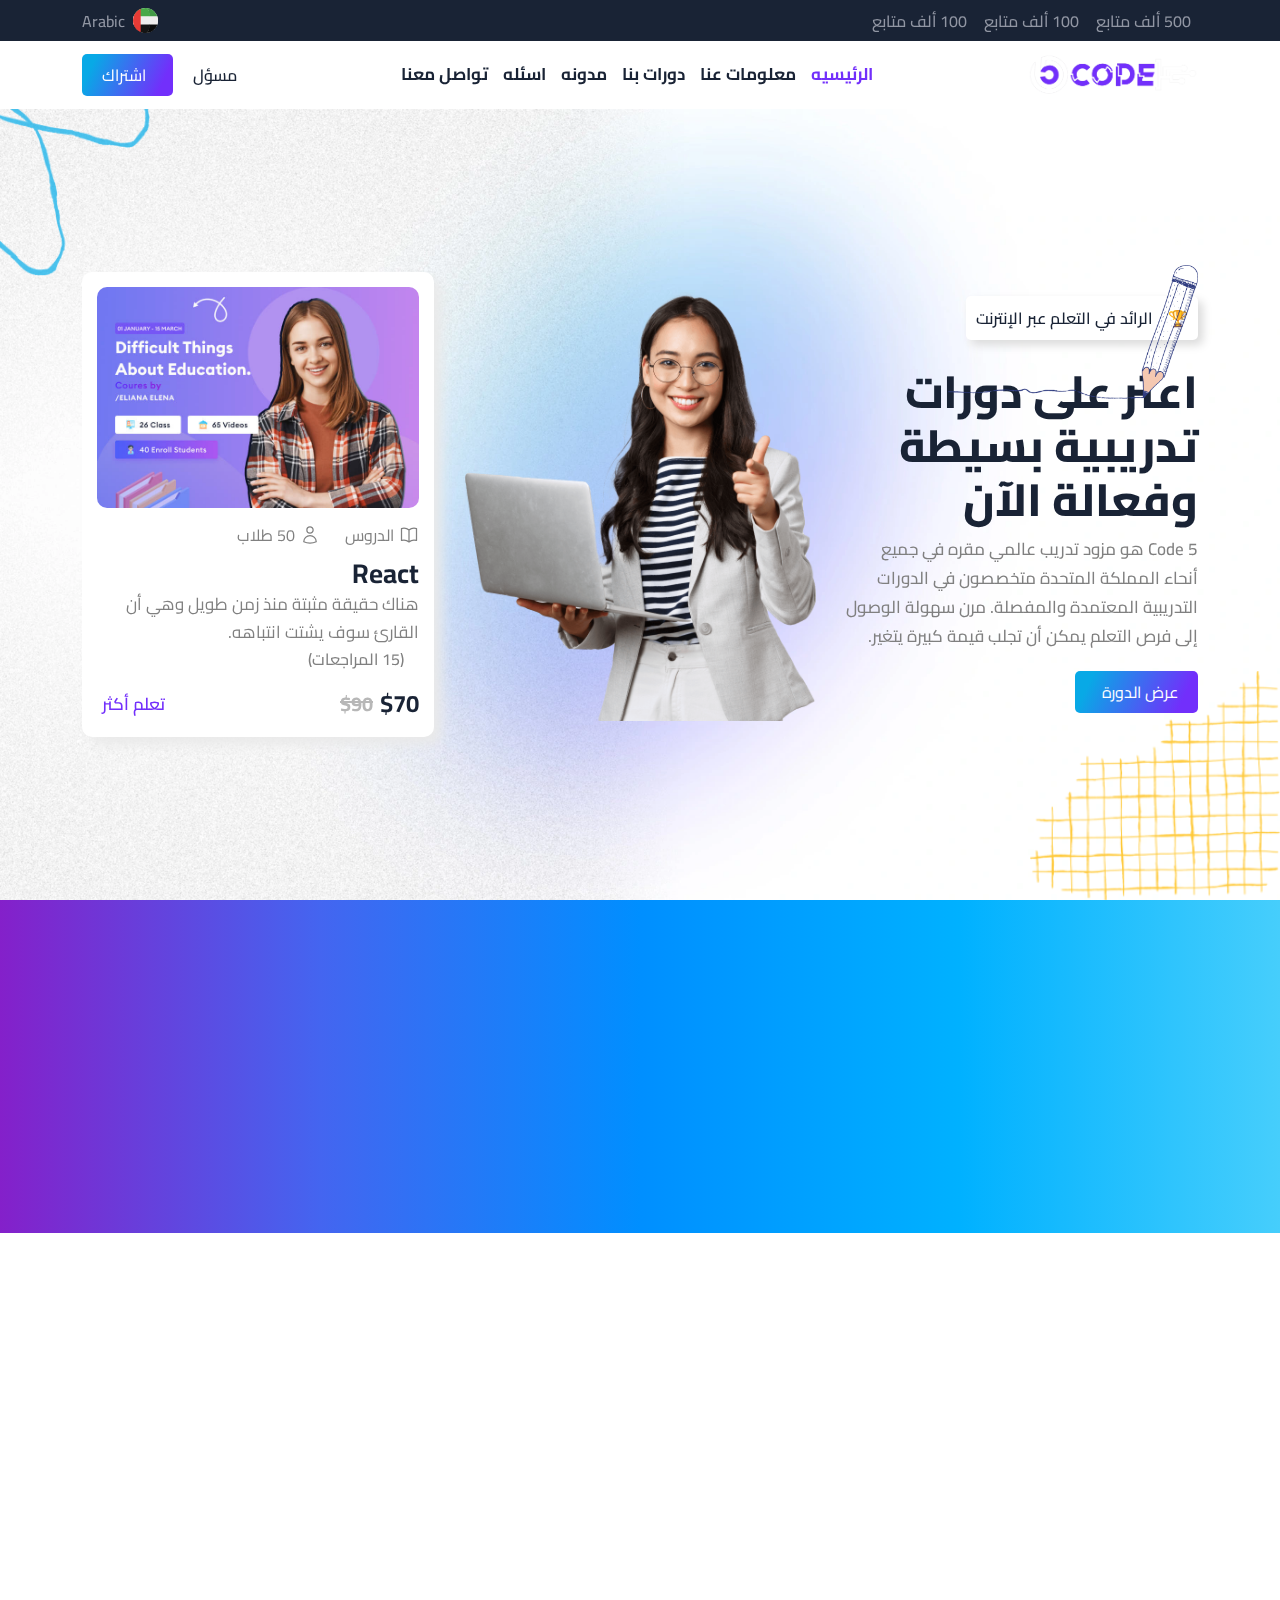
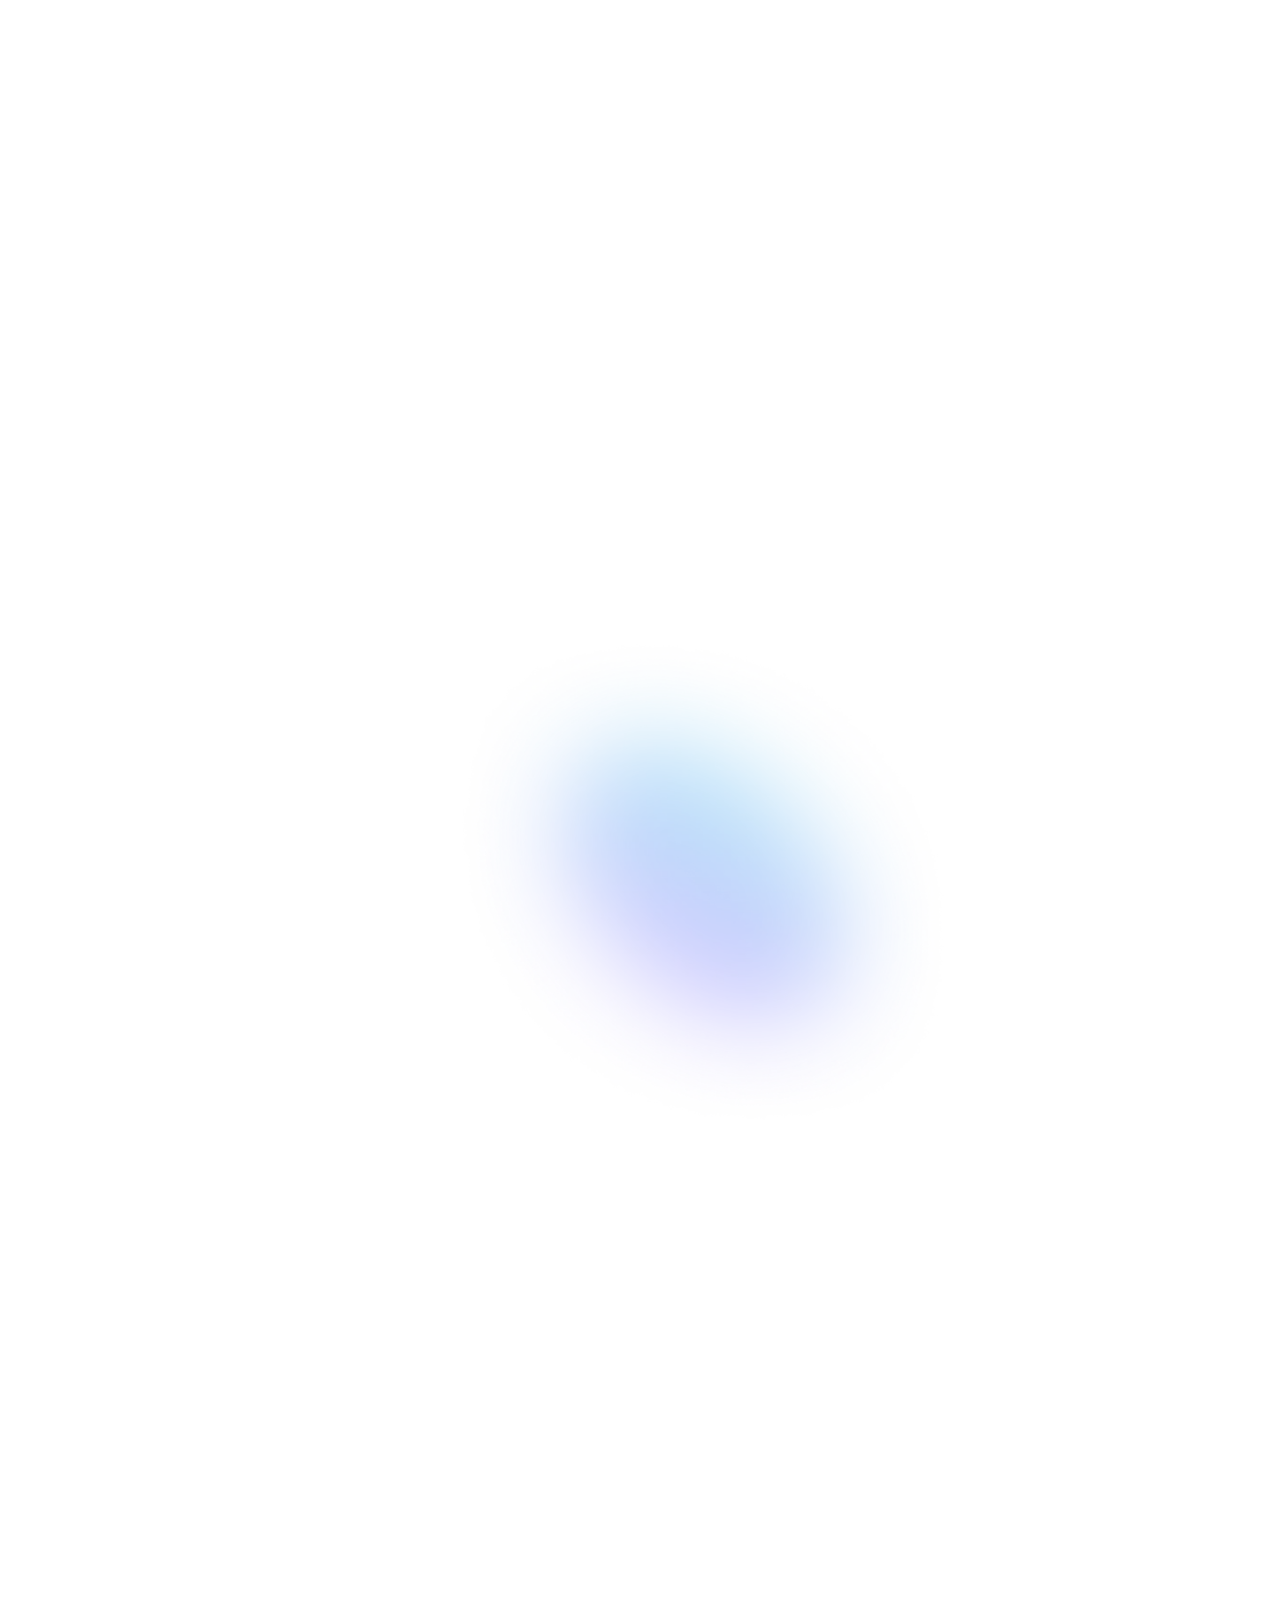
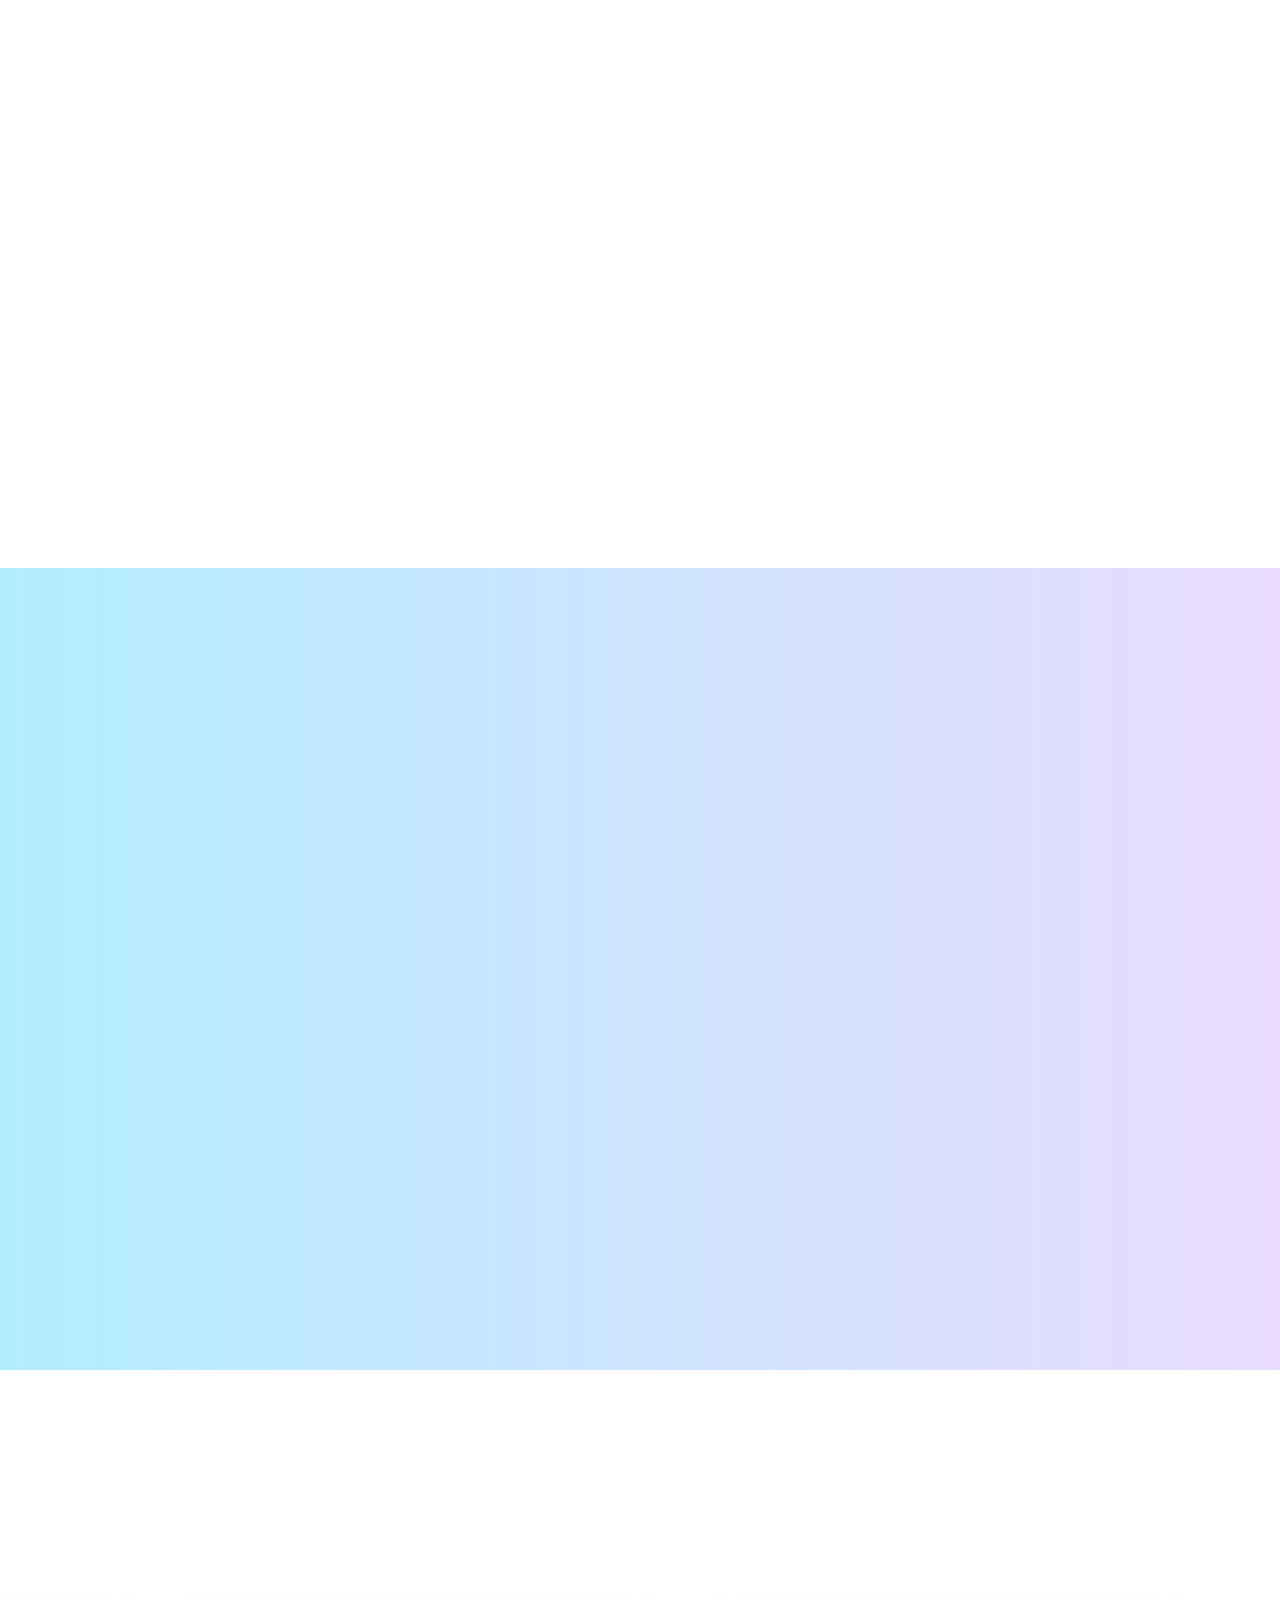
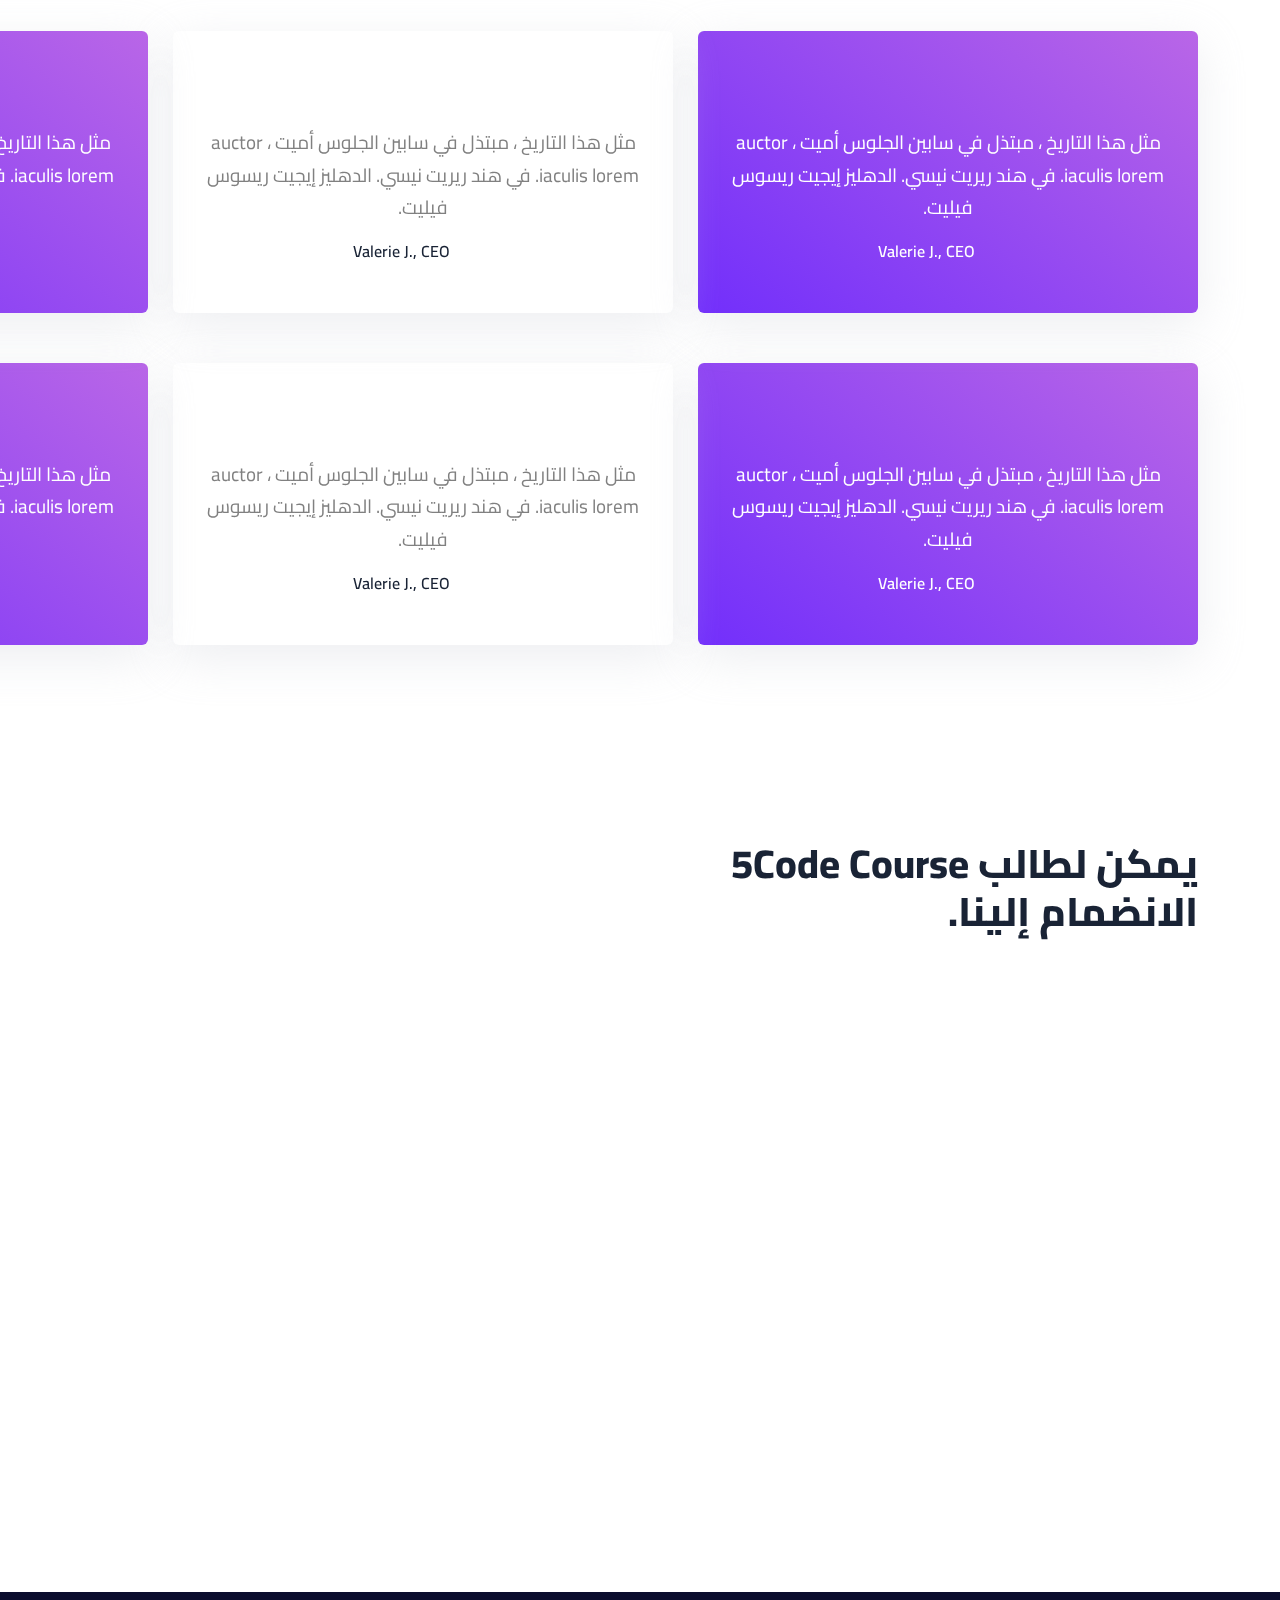
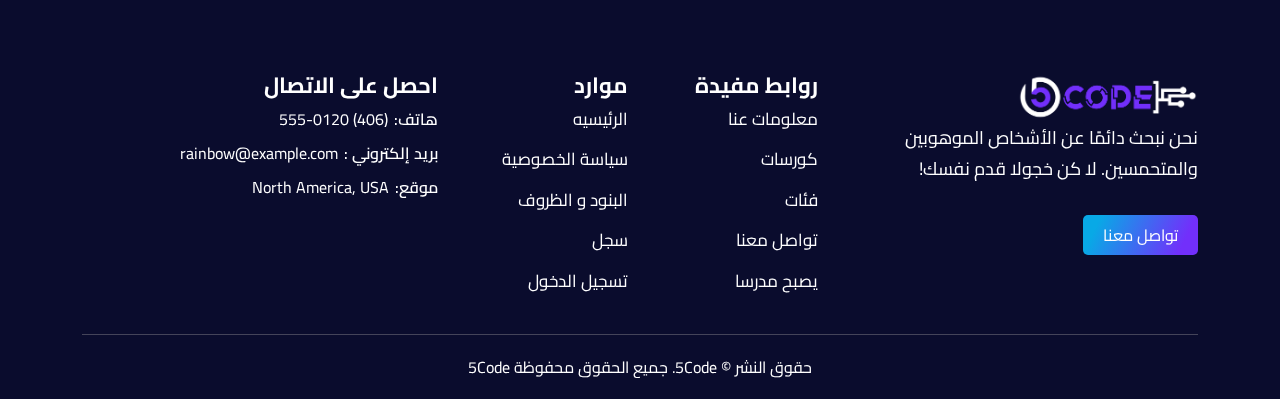
<file: index.html>
<!DOCTYPE html>
<html lang="en" dir="rtl">
  <head>
    <meta charset="UTF-8" />
    <meta name="viewport" content="width=device-width, initial-scale=1.0" />
    <title>5 Code كورس Code</title>
    <link rel="stylesheet" href="css/style.css" />
    <!-- bootstrap -->
    <link rel="stylesheet" href="css/bootstrap.css" />
    <!-- start swiper -->
    <link rel="stylesheet" href="css/style.css" />

    <!-- font awesome -->
    <link
      rel="stylesheet"
      href="https://cdnjs.cloudflare.com/ajax/libs/font-awesome/6.4.0/css/all.min.css"
      integrity="sha512-iecdLmaskl7CVkqkXNQ/ZH/XLlvWZOJyj7Yy7tcenmpD1ypASozpmT/E0iPtmFIB46ZmdtAc9eNBvH0H/ZpiBw=="
      crossorigin="anonymous"
      referrerpolicy="no-referrer"
    />
    <link href="https://unpkg.com/aos@2.3.1/dist/aos.css" rel="stylesheet" />
  </head>
  <body>
    <!-- start mini header -->
    <div class="mini_header">
      <div class="container">
        <div class="line">
          <div class="left">
            <div class="social_info">
              <a href="#">
                <i class="fa-brands fa-facebook-f"></i>
                <span>500 ألف متابع </span>
              </a>
              <a href="#">
                <i class="fa-brands fa-instagram"></i>
                <span>100 ألف متابع </span>
              </a>
              <a href="#">
                <i class="fa-solid fa-phone"></i>
                <span>100 ألف متابع </span>
              </a>
            </div>
          </div>
          <div class="right">
            <div class="social_media">
              <a href="#">
                <i class="fa-brands fa-facebook-f"></i>
              </a>
              <a href="#">
                <i class="fa-brands fa-instagram"></i>
              </a>
              <a href="#">
                <i class="fa-brands fa-youtube"></i>
              </a>
              <a href="#">
                <i class="fa-brands fa-behance"></i>
              </a>
            </div>
            <div class="lang">
              <div class="active_lang">
                <img src="images/arabic.svg" alt="en" />
                <span>Arabic</span>
              </div>
              <div class="list">
                <div class="item">
                  <img src="images/united-kingdom.svg" alt="en" />
                  <span>English</span>
                </div>
                <div class="item">
                  <img src="images/arabic.svg" alt="ar" />
                  <span>Arabic</span>
                </div>
              </div>
            </div>
          </div>
        </div>
      </div>
    </div>
    <!-- start mini header -->

    <!-- start header -->
    <div class="header">
      <div class="container">
        <div class="line">
          <div class="logo">
            <img src="images/5code logo.png" alt="" />
          </div>
          <div class="links">
            <a href="index.html" class="link active"> الرئيسيه </a>
            <a href="about-us.html" class="link"> معلومات عنا </a>
            <a href="courses.html" class="link"> دورات بنا </a>
            <a href="blog.html" class="link"> مدونه </a>
            <a href="faq.html" class="link"> اسئله </a>
            <a href="contact.html" class="link"> تواصل معنا </a>
          </div>
          <div class="info">
            <div class="admin">
              <i class="fa-regular fa-user"></i>
              <span>مسؤل</span>
            </div>
            <a href="sign-up.html" class="btn_signUp">
              <i class="fa-solid fa-user-plus"></i>
              اشتراك
            </a>
            <div class="btn_menu icon_menu">
              <i class="fa-solid fa-bars"></i>
            </div>
          </div>
        </div>
      </div>
    </div>
    <!-- end header -->

    <!-- start menu mobile -->
    <div class="overflow"></div>
    <div class="menu_mobile">
      <div class="head">
        <img src="images/5code logo.png" alt="" />

        <i class="fa-solid fa-xmark btn_close_menu"></i>
      </div>
      <div class="links">
        <a href="index.html" class="link active"> الرئيسيه </a>
        <a href="about-us.html" class="link"> معلومات عنا </a>
        <a href="courses.html" class="link"> دورات بنا </a>
        <a href="blog.html" class="link"> مدونه </a>
        <a href="faq.html" class="link"> اسئله </a>
        <a href="contact.html" class="link"> تواصل معنا </a>
      </div>
    </div>
    <!-- end menu mobile -->

    <!-- start hero -->
    <div class="hero_section">
      <div class="container">
        <div class="line">
          <div class="start">
            <div class="text">
              <div
                class="head_text"
                data-aos="fade-right"
                data-aos-duration="800"
                data-aos-delay="200"
              >
                <div class="icon">🏆</div>
                <span>الرائد في التعلم عبر الإنترنت </span>
              </div>
              <h2
                class="title"
                data-aos="fade-right"
                data-aos-duration="800"
                data-aos-delay="400"
              >
                اعثر على دورات تدريبية بسيطة وفعالة الآن

                <img src="images/icon-pencile.png" alt="" />
              </h2>
              <div
                class="desc"
                data-aos="fade-right"
                data-aos-duration="800"
                data-aos-delay="600"
              >
                5 Code هو مزود تدريب عالمي مقره في جميع أنحاء المملكة المتحدة
                متخصصون في الدورات التدريبية المعتمدة والمفصلة. مرن سهولة الوصول
                إلى فرص التعلم يمكن أن تجلب قيمة كبيرة يتغير.
              </div>
              <button
                class="btn_courses"
                data-aos="fade-right"
                data-aos-duration="800"
                data-aos-delay="800"
              >
                عرض الدورة
                <i class="fa-solid fa-arrow-right"></i>
              </button>
            </div>
          </div>
          <div
            class="center"
            data-aos="zoom-in"
            data-aos-duration="800"
            data-aos-delay="1000"
          >
            <div class="image">
              <img src="images/banner-img5.png" alt="" />
            </div>
          </div>
          <div
            class="end"
            data-aos="fade-left"
            data-aos-duration="1000"
            data-aos-delay="1200"
          >
            <div class="card_course">
              <div class="image">
                <img src="images/course-01.jpg" alt="" />
              </div>
              <div class="details">
                <div class="item">
                  <svg
                    xmlns="http://www.w3.org/2000/svg"
                    fill="none"
                    viewBox="0 0 24 24"
                    stroke-width="1.5"
                    stroke="currentColor"
                    class="w-6 h-6"
                  >
                    <path
                      stroke-linecap="round"
                      stroke-linejoin="round"
                      d="M12 6.042A8.967 8.967 0 006 3.75c-1.052 0-2.062.18-3 .512v14.25A8.987 8.987 0 016 18c2.305 0 4.408.867 6 2.292m0-14.25a8.966 8.966 0 016-2.292c1.052 0 2.062.18 3 .512v14.25A8.987 8.987 0 0018 18a8.967 8.967 0 00-6 2.292m0-14.25v14.25"
                    />
                  </svg>
                  <span>الدروس</span>
                </div>
                <div class="item">
                  <svg
                    xmlns="http://www.w3.org/2000/svg"
                    fill="none"
                    viewBox="0 0 24 24"
                    stroke-width="1.5"
                    stroke="currentColor"
                    class="w-6 h-6"
                  >
                    <path
                      stroke-linecap="round"
                      stroke-linejoin="round"
                      d="M15.75 6a3.75 3.75 0 11-7.5 0 3.75 3.75 0 017.5 0zM4.501 20.118a7.5 7.5 0 0114.998 0A17.933 17.933 0 0112 21.75c-2.676 0-5.216-.584-7.499-1.632z"
                    />
                  </svg>

                  <span>50 طلاب</span>
                </div>
              </div>
              <h4 class="title_card">React</h4>
              <div class="desc_card">
                هناك حقيقة مثبتة منذ زمن طويل وهي أن القارئ سوف يشتت انتباهه.
              </div>
              <div class="rating">
                <div class="stars">
                  <i class="fa-solid fa-star"></i>
                  <i class="fa-solid fa-star"></i>
                  <i class="fa-solid fa-star"></i>
                  <i class="fa-solid fa-star"></i>
                </div>
                <span> (15 المراجعات)</span>
              </div>
              <div class="bottom_card">
                <div class="prices">
                  <span class="price">$70</span>
                  <span class="old_price">$90</span>
                </div>
                <a href="">تعلم أكثر <i class="fa-solid fa-arrow-right"></i></a>
              </div>
            </div>
          </div>
        </div>
        <div class="cross_line">
          <img src="images/cross-line.png" alt="cross-line" />
        </div>
        <div class="shap">
          <img src="images/shape1.png" alt="" />
        </div>
      </div>
    </div>
    <!-- end hero -->

    <!-- start information section -->
    <div class="information_section">
      <div class="container">
        <div class="boxs">
          <div
            class="box"
            data-aos="fade-right"
            data-aos-duration="1000"
            data-aos-delay="300"
          >
            <div class="icon">
              <img src="images/book.png" alt="" />
            </div>
            <div class="text">
              <h3>7500+</h3>
              <span>كورسات </span>
            </div>
          </div>
          <div
            class="box"
            data-aos="fade-right"
            data-aos-duration="1000"
            data-aos-delay="500"
          >
            <div class="icon">
              <img src="images/instructor.png" alt="" />
            </div>
            <div class="text">
              <h3>1500 +</h3>
              <span>المدربين </span>
            </div>
          </div>
          <div
            class="box"
            data-aos="fade-right"
            data-aos-duration="1000"
            data-aos-delay="700"
          >
            <div class="icon">
              <img src="images/classmates.png" alt="" />
            </div>
            <div class="text">
              <h3>165000+</h3>
              <span>طلاب </span>
            </div>
          </div>
          <div
            class="box"
            data-aos="fade-right"
            data-aos-duration="1000"
            data-aos-delay="900"
          >
            <div class="icon">
              <img src="images/rate.png" alt="" />
            </div>
            <div class="text">
              <h3>100%</h3>
              <span>معدل الرضا </span>
            </div>
          </div>
        </div>
      </div>
    </div>
    <!-- end information section -->

    <!-- start categories -->
    <div class="categories_section">
      <div class="container">
        <div class="text-center">
          <div
            class="subtitle"
            data-aos="fade-down"
            data-aos-duration="800"
            data-aos-delay="200"
          >
            فئات
          </div>
          <h1
            class="title"
            data-aos="fade-down"
            data-aos-duration="800"
            data-aos-delay="400"
          >
            استكشف أفضل الدورات التدريبية التي تغير من نفسك
          </h1>
          <div class="caterories">
            <div
              class="caterorie"
              data-aos="fade-left"
              data-aos-duration="800"
              data-aos-delay="200"
            >
              <div class="icon">
                <img
                  src="images/web-design.png"
                  alt="img-caterorie"
                  loading="lazy"
                />
              </div>
              <div class="text">
                <h4>تصميم المواقع</h4>
                <a href="#" class=""
                  >25 كورس

                  <i class="fa-solid fa-arrow-right"></i>
                </a>
              </div>
            </div>
            <div
              class="caterorie"
              data-aos="fade-left"
              data-aos-duration="800"
              data-aos-delay="400"
            >
              <div class="icon">
                <img
                  src="images/design.png"
                  alt="img-caterorie"
                  loading="lazy"
                />
              </div>
              <div class="text">
                <h4>التصميم الجرافيكي</h4>
                <a href="#" class=""
                  >30 كورس
                  <i class="fa-solid fa-arrow-right"></i>
                </a>
              </div>
            </div>
            <div
              class="caterorie"
              data-aos="fade-left"
              data-aos-duration="800"
              data-aos-delay="600"
            >
              <div class="icon">
                <img
                  src="images/personal.png"
                  alt="img-caterorie"
                  loading="lazy"
                />
              </div>
              <div class="text">
                <h4>تطوير الذات</h4>
                <a href="#" class=""
                  >40 كورس
                  <i class="fa-solid fa-arrow-right"></i>
                </a>
              </div>
            </div>
            <div
              class="caterorie"
              data-aos="fade-left"
              data-aos-duration="800"
              data-aos-delay="800"
            >
              <div class="icon">
                <img
                  src="images/server.png"
                  alt="img-caterorie"
                  loading="lazy"
                />
              </div>
              <div class="text">
                <h4>تكنولوجيا المعلومات والبرمجيات</h4>
                <a href="#" class=""
                  >15 كورس
                  <i class="fa-solid fa-arrow-right"></i>
                </a>
              </div>
            </div>
            <div
              class="caterorie"
              data-aos="fade-right"
              data-aos-duration="800"
              data-aos-delay="200"
            >
              <div class="icon">
                <img
                  src="images/pantone.png"
                  alt="img-caterorie"
                  loading="lazy"
                />
              </div>
              <div class="text">
                <h4>تسويق المبيعات</h4>
                <a href="#" class=""
                  >25 كورس

                  <i class="fa-solid fa-arrow-right"></i>
                </a>
              </div>
            </div>
            <div
              class="caterorie"
              data-aos="fade-right"
              data-aos-duration="800"
              data-aos-delay="400"
            >
              <div class="icon">
                <img
                  src="images/paint-palette.png"
                  alt="img-caterorie"
                  loading="lazy"
                />
              </div>
              <div class="text">
                <h4>الفن والعلوم الإنسانية</h4>
                <a href="#" class=""
                  >30 كورس
                  <i class="fa-solid fa-arrow-right"></i>
                </a>
              </div>
            </div>
            <div
              class="caterorie"
              data-aos="fade-right"
              data-aos-duration="800"
              data-aos-delay="600"
            >
              <div class="icon">
                <img
                  src="images/smartphone.png"
                  alt="img-caterorie"
                  loading="lazy"
                />
              </div>
              <div class="text">
                <h4>تطبيق الهاتف المحمول</h4>
                <a href="#" class=""
                  >40 كورس
                  <i class="fa-solid fa-arrow-right"></i>
                </a>
              </div>
            </div>
            <div
              class="caterorie"
              data-aos="fade-right"
              data-aos-duration="800"
              data-aos-delay="800"
            >
              <div class="icon">
                <img
                  src="images/infographic.png"
                  alt="img-caterorie"
                  loading="lazy"
                />
              </div>
              <div class="text">
                <h4>تكنولوجيا المعلومات والبرمجيات</h4>
                <a href="#" class=""
                  >15 كورس
                  <i class="fa-solid fa-arrow-right"></i>
                </a>
              </div>
            </div>
          </div>
        </div>
      </div>
    </div>
    <!-- end categories -->

    <!-- start join us -->
    <div class="join_us_section">
      <div class="container">
        <div class="line">
          <div class="left">
            <div class="image">
              <img
                src="images/join-us-img.webp"
                alt="join-us-img"
                loading="lazy"
                data-aos="zoom-in"
                data-aos-duration="800"
                data-aos-delay="800"
              />
            </div>
          </div>
          <div class="right">
            <h1
              class="title"
              data-aos="fade-up"
              data-aos-duration="800"
              data-aos-delay="300"
            >
              كن مبرمجًا وانضم إلينا
            </h1>
            <div
              class="desc"
              data-aos="fade-up"
              data-aos-duration="800"
              data-aos-delay="500"
            >
              استكشف جميع دوراتنا واختر منها ما يناسبك للتسجيل وابدأ التعلم
              معنا!
            </div>
            <a
              href=""
              data-aos="fade-up"
              data-aos-duration="800"
              data-aos-delay="800"
              >ابدأ التعليم اليوم

              <i class="fa-solid fa-circle-arrow-right"></i
            ></a>
          </div>
        </div>
      </div>
      <div class="shap">
        <img src="images/shape1_1_.webp" alt="" />
      </div>
    </div>
    <!-- end join us -->

    <!-- start popular courses -->
    <div class="popular_courses">
      <div class="container">
        <div class="text-center">
          <div
            class="subtitle"
            data-aos="fade-up"
            data-aos-duration="800"
            data-aos-delay="200"
          >
            أفضل الدورات الشعبية
          </div>
          <h1
            class="title"
            data-aos="fade-up"
            data-aos-duration="1000"
            data-aos-delay="400"
          >
            يمكن لطالب 5Code Course الانضمام إلينا.
          </h1>
        </div>
        <div class="boxs">
          <div
            class="box"
            data-aos="fade-right"
            data-aos-duration="800"
            data-aos-delay="300"
          >
            <div class="image">
              <img src="images/course-01.jpg" alt="course-img" loading="lazy" />
            </div>
            <div class="rating">
              <div class="stars">
                <i class="fa-solid fa-star"></i>
                <i class="fa-solid fa-star"></i>
                <i class="fa-solid fa-star"></i>
                <i class="fa-solid fa-star"></i>
              </div>
              <span> (15 المراجعات)</span>
            </div>
            <h4 class="title_card">رد فعل من الأمام إلى الخلف</h4>
            <div class="details">
              <div class="item">
                <svg
                  xmlns="http://www.w3.org/2000/svg"
                  fill="none"
                  viewBox="0 0 24 24"
                  stroke-width="1.5"
                  stroke="currentColor"
                  class="w-6 h-6"
                >
                  <path
                    stroke-linecap="round"
                    stroke-linejoin="round"
                    d="M12 6.042A8.967 8.967 0 006 3.75c-1.052 0-2.062.18-3 .512v14.25A8.987 8.987 0 016 18c2.305 0 4.408.867 6 2.292m0-14.25a8.966 8.966 0 016-2.292c1.052 0 2.062.18 3 .512v14.25A8.987 8.987 0 0018 18a8.967 8.967 0 00-6 2.292m0-14.25v14.25"
                  ></path>
                </svg>
                <span>الدروس</span>
              </div>
              <div class="item">
                <svg
                  xmlns="http://www.w3.org/2000/svg"
                  fill="none"
                  viewBox="0 0 24 24"
                  stroke-width="1.5"
                  stroke="currentColor"
                  class="w-6 h-6"
                >
                  <path
                    stroke-linecap="round"
                    stroke-linejoin="round"
                    d="M15.75 6a3.75 3.75 0 11-7.5 0 3.75 3.75 0 017.5 0zM4.501 20.118a7.5 7.5 0 0114.998 0A17.933 17.933 0 0112 21.75c-2.676 0-5.216-.584-7.499-1.632z"
                  ></path>
                </svg>

                <span>50 طلاب</span>
              </div>
            </div>
            <div class="desc_card">
              هناك حقيقة مثبتة منذ زمن طويل وهي أن القارئ سوف يشتت انتباهه.
            </div>
            <div class="profile_course">
              <img src="images/avater-01.png" alt="avatar-img" loading="lazy" />
              <div class="">
                بقلم <span> كريم </span> في <span> تطوير </span>
              </div>
            </div>
            <div class="bottom_card">
              <div class="prices">
                <span class="price">$70</span>
                <span class="old_price">$90</span>
              </div>
              <a href="">تعلم أكثر <i class="fa-solid fa-arrow-right"></i></a>
            </div>
          </div>
          <div
            class="box"
            data-aos="fade-right"
            data-aos-duration="1000"
            data-aos-delay="600"
          >
            <div class="image">
              <img src="images/course-02.jpg" alt="course-img" loading="lazy" />
            </div>
            <div class="rating">
              <div class="stars">
                <i class="fa-solid fa-star"></i>
                <i class="fa-solid fa-star"></i>
                <i class="fa-solid fa-star"></i>
                <i class="fa-solid fa-star"></i>
              </div>
              <span> (10 المراجعات)</span>
            </div>
            <h4 class="title_card">PHP مبتدئ + متقدم</h4>
            <div class="details">
              <div class="item">
                <svg
                  xmlns="http://www.w3.org/2000/svg"
                  fill="none"
                  viewBox="0 0 24 24"
                  stroke-width="1.5"
                  stroke="currentColor"
                  class="w-6 h-6"
                >
                  <path
                    stroke-linecap="round"
                    stroke-linejoin="round"
                    d="M12 6.042A8.967 8.967 0 006 3.75c-1.052 0-2.062.18-3 .512v14.25A8.987 8.987 0 016 18c2.305 0 4.408.867 6 2.292m0-14.25a8.966 8.966 0 016-2.292c1.052 0 2.062.18 3 .512v14.25A8.987 8.987 0 0018 18a8.967 8.967 0 00-6 2.292m0-14.25v14.25"
                  ></path>
                </svg>
                <span>الدروس</span>
              </div>
              <div class="item">
                <svg
                  xmlns="http://www.w3.org/2000/svg"
                  fill="none"
                  viewBox="0 0 24 24"
                  stroke-width="1.5"
                  stroke="currentColor"
                  class="w-6 h-6"
                >
                  <path
                    stroke-linecap="round"
                    stroke-linejoin="round"
                    d="M15.75 6a3.75 3.75 0 11-7.5 0 3.75 3.75 0 017.5 0zM4.501 20.118a7.5 7.5 0 0114.998 0A17.933 17.933 0 0112 21.75c-2.676 0-5.216-.584-7.499-1.632z"
                  ></path>
                </svg>

                <span>24 طلاب</span>
              </div>
            </div>
            <div class="desc_card">
              هناك حقيقة مثبتة منذ زمن طويل وهي أن القارئ سوف يشتت انتباهه.
            </div>
            <div class="profile_course">
              <img src="images/avater-01.png" alt="avatar-img" loading="lazy" />
              <div class="">
                بقلم <span> كريم </span> في <span> تطوير </span>
              </div>
            </div>
            <div class="bottom_card">
              <div class="prices">
                <span class="price">$70</span>
                <span class="old_price">$90</span>
              </div>
              <a href="">تعلم أكثر <i class="fa-solid fa-arrow-right"></i></a>
            </div>
          </div>
          <div
            class="box"
            data-aos="fade-right"
            data-aos-duration="1000"
            data-aos-delay="900"
          >
            <div class="image">
              <img src="images/course-03.jpg" alt="course-img" loading="lazy" />
            </div>
            <div class="rating">
              <div class="stars">
                <i class="fa-solid fa-star"></i>
                <i class="fa-solid fa-star"></i>
                <i class="fa-solid fa-star"></i>
                <i class="fa-solid fa-star"></i>
              </div>
              <span> (10 المراجعات)</span>
            </div>
            <h4 class="title_card">PHP مبتدئ + متقدم</h4>
            <div class="details">
              <div class="item">
                <svg
                  xmlns="http://www.w3.org/2000/svg"
                  fill="none"
                  viewBox="0 0 24 24"
                  stroke-width="1.5"
                  stroke="currentColor"
                  class="w-6 h-6"
                >
                  <path
                    stroke-linecap="round"
                    stroke-linejoin="round"
                    d="M12 6.042A8.967 8.967 0 006 3.75c-1.052 0-2.062.18-3 .512v14.25A8.987 8.987 0 016 18c2.305 0 4.408.867 6 2.292m0-14.25a8.966 8.966 0 016-2.292c1.052 0 2.062.18 3 .512v14.25A8.987 8.987 0 0018 18a8.967 8.967 0 00-6 2.292m0-14.25v14.25"
                  ></path>
                </svg>
                <span>الدروس</span>
              </div>
              <div class="item">
                <svg
                  xmlns="http://www.w3.org/2000/svg"
                  fill="none"
                  viewBox="0 0 24 24"
                  stroke-width="1.5"
                  stroke="currentColor"
                  class="w-6 h-6"
                >
                  <path
                    stroke-linecap="round"
                    stroke-linejoin="round"
                    d="M15.75 6a3.75 3.75 0 11-7.5 0 3.75 3.75 0 017.5 0zM4.501 20.118a7.5 7.5 0 0114.998 0A17.933 17.933 0 0112 21.75c-2.676 0-5.216-.584-7.499-1.632z"
                  ></path>
                </svg>

                <span>24 طلاب</span>
              </div>
            </div>
            <div class="desc_card">
              هناك حقيقة مثبتة منذ زمن طويل وهي أن القارئ سوف يشتت انتباهه.
            </div>
            <div class="profile_course">
              <img src="images/avater-01.png" alt="avatar-img" loading="lazy" />
              <div class="">
                بقلم <span> كريم </span> في <span> تطوير </span>
              </div>
            </div>
            <div class="bottom_card">
              <div class="prices">
                <span class="price">$70</span>
                <span class="old_price">$90</span>
              </div>
              <a href="">تعلم أكثر <i class="fa-solid fa-arrow-right"></i></a>
            </div>
          </div>
        </div>
        <a
          href="#"
          class="btn_view"
          data-aos="zoom-in"
          data-aos-duration="800"
          data-aos-delay="300"
          >تحميل المزيد من المقرر الدراسي (40)
        </a>
      </div>
    </div>
    <!-- end popular courses -->

    <!-- start will you learn -->
    <div class="will_you_learn">
      <div class="container">
        <div class="boxs">
          <div
            class="text"
            data-aos="fade-up"
            data-aos-duration="1000"
            data-aos-delay="300"
          >
            <h3>ماذا ستتعلم بعد الدورة ؟.</h3>
            <p>هناك العديد من الاختلافات في فقرات Ipsum المتاحة.</p>
            <a href=""> المزيد عنا</a>
          </div>
          <div
            class="box"
            data-aos="fade-up"
            data-aos-duration="1000"
            data-aos-delay="600"
          >
            <img src="images/service-01.png" alt="service-img" loading="lazy" />
            <div class="content">
              <h4>تعلم الانجليزية</h4>
              <div class="desc">
                تعلم اللغة الإنجليزية تبحث عن فقرات عشوائية ، لقد جئت إلى المكان
                الصحيح. عندما كلمة عشوائية.
              </div>
            </div>
          </div>
          <div
            class="box"
            data-aos="fade-up"
            data-aos-duration="1000"
            data-aos-delay="900"
          >
            <img src="images/service-04.png" alt="service-img" loading="lazy" />
            <div class="content">
              <h4>تعلم جافا سكريبت</h4>
              <div class="desc">
                Javascript Learning تبحث عن فقرات عشوائية ، لقد جئت إلى المكان
                الصحيح. عندما كلمة عشوائية.
              </div>
            </div>
          </div>
          <div
            class="box"
            data-aos="fade-up"
            data-aos-duration="1000"
            data-aos-delay="300"
          >
            <img src="images/service-03.png" alt="service-img" loading="lazy" />
            <div class="content">
              <h4>التعلم الزاوي</h4>
              <div class="desc">
                Angular Learning الذي يبحث عن فقرات عشوائية ، لقد جئت إلى المكان
                الصحيح. عندما كلمة عشوائية.
              </div>
            </div>
          </div>
          <div
            class="box"
            data-aos="fade-up"
            data-aos-duration="1000"
            data-aos-delay="600"
          >
            <img src="images/service-02.png" alt="service-img" loading="lazy" />
            <div class="content">
              <h4>تعلم PHP</h4>
              <div class="desc">
                Php Learning الذي يبحث عن فقرات عشوائية ، لقد وصلت إلى ملف
                المكان الصحيح. عندما كلمة عشوائية.
              </div>
            </div>
          </div>
          <div
            class="box"
            data-aos="fade-up"
            data-aos-duration="1000"
            data-aos-delay="900"
          >
            <img src="images/service-05.png" alt="service-img" loading="lazy" />
            <div class="content">
              <h4>تفاعل التعلم</h4>
              <div class="desc">
                Php Learning الذي يبحث عن فقرات عشوائية ، لقد وصلت إلى ملف
                المكان الصحيح. عندما كلمة عشوائية.
              </div>
            </div>
          </div>
        </div>
      </div>
    </div>
    <!-- end will you learn -->

    <!-- start testimonial-area -->
    <div class="testimonial_area">
      <div class="container">
        <div class="text-center">
          <div
            class="subtitle"
            data-aos="fade-up"
            data-aos-duration="1000"
            data-aos-delay="300"
          >
            التعليم للجميع
          </div>
          <h1
            class="title"
            data-aos="fade-up"
            data-aos-duration="1000"
            data-aos-delay="500"
          >
            الناس يحبون التعليم التاريخي. لا مزاح - هذا هو الدليل!
          </h1>
        </div>
        <div class="scroll_animation_wrapper">
          <div class="scroll-animation scroll-right-left">
            <div class="card_testi">
              <div class="image">
                <img src="images/bing.png" alt="img-card" loading="lazy" />
              </div>
              <div class="desc">
                مثل هذا التاريخ ، مبتذل في سابين الجلوس أميت ، auctor iaculis
                lorem. في هند ريريت نيسي. الدهليز إيجيت ريسوس فيليت.
              </div>
              <div class="profile">
                <img
                  src="images/client-03.png"
                  alt="client-img"
                  loading="lazy"
                />
                <span>Valerie J., CEO</span>
              </div>
            </div>
            <div class="card_testi">
              <div class="image">
                <img src="images/yelp.png" alt="img-card" loading="lazy" />
              </div>
              <div class="desc">
                مثل هذا التاريخ ، مبتذل في سابين الجلوس أميت ، auctor iaculis
                lorem. في هند ريريت نيسي. الدهليز إيجيت ريسوس فيليت.
              </div>
              <div class="profile">
                <img
                  src="images/client-03.png"
                  alt="client-img"
                  loading="lazy"
                />
                <span>Valerie J., CEO</span>
              </div>
            </div>
            <div class="card_testi">
              <div class="image">
                <img src="images/bing.png" alt="img-card" loading="lazy" />
              </div>
              <div class="desc">
                مثل هذا التاريخ ، مبتذل في سابين الجلوس أميت ، auctor iaculis
                lorem. في هند ريريت نيسي. الدهليز إيجيت ريسوس فيليت.
              </div>
              <div class="profile">
                <img
                  src="images/client-03.png"
                  alt="client-img"
                  loading="lazy"
                />
                <span>Valerie J., CEO</span>
              </div>
            </div>
            <div class="card_testi">
              <div class="image">
                <img src="images/google.png" alt="img-card" loading="lazy" />
              </div>
              <div class="desc">
                مثل هذا التاريخ ، مبتذل في سابين الجلوس أميت ، auctor iaculis
                lorem. في هند ريريت نيسي. الدهليز إيجيت ريسوس فيليت.
              </div>
              <div class="profile">
                <img
                  src="images/client-03.png"
                  alt="client-img"
                  loading="lazy"
                />
                <span>Valerie J., CEO</span>
              </div>
            </div>
            <div class="card_testi">
              <div class="image">
                <img src="images/bing.png" alt="img-card" loading="lazy" />
              </div>
              <div class="desc">
                مثل هذا التاريخ ، مبتذل في سابين الجلوس أميت ، auctor iaculis
                lorem. في هند ريريت نيسي. الدهليز إيجيت ريسوس فيليت.
              </div>
              <div class="profile">
                <img
                  src="images/client-03.png"
                  alt="client-img"
                  loading="lazy"
                />
                <span>Valerie J., CEO</span>
              </div>
            </div>
            <div class="card_testi">
              <div class="image">
                <img src="images/google.png" alt="img-card" loading="lazy" />
              </div>
              <div class="desc">
                مثل هذا التاريخ ، مبتذل في سابين الجلوس أميت ، auctor iaculis
                lorem. في هند ريريت نيسي. الدهليز إيجيت ريسوس فيليت.
              </div>
              <div class="profile">
                <img
                  src="images/client-03.png"
                  alt="client-img"
                  loading="lazy"
                />
                <span>Valerie J., CEO</span>
              </div>
            </div>
          </div>
        </div>
        <div class="scroll_animation_wrapper">
          <div class="scroll-animation scroll-left-right">
            <div class="card_testi">
              <div class="image">
                <img src="images/bing.png" alt="img-card" loading="lazy" />
              </div>
              <div class="desc">
                مثل هذا التاريخ ، مبتذل في سابين الجلوس أميت ، auctor iaculis
                lorem. في هند ريريت نيسي. الدهليز إيجيت ريسوس فيليت.
              </div>
              <div class="profile">
                <img
                  src="images/client-03.png"
                  alt="client-img"
                  loading="lazy"
                />
                <span>Valerie J., CEO</span>
              </div>
            </div>
            <div class="card_testi">
              <div class="image">
                <img src="images/yelp.png" alt="img-card" loading="lazy" />
              </div>
              <div class="desc">
                مثل هذا التاريخ ، مبتذل في سابين الجلوس أميت ، auctor iaculis
                lorem. في هند ريريت نيسي. الدهليز إيجيت ريسوس فيليت.
              </div>
              <div class="profile">
                <img
                  src="images/client-03.png"
                  alt="client-img"
                  loading="lazy"
                />
                <span>Valerie J., CEO</span>
              </div>
            </div>
            <div class="card_testi">
              <div class="image">
                <img src="images/bing.png" alt="img-card" loading="lazy" />
              </div>
              <div class="desc">
                مثل هذا التاريخ ، مبتذل في سابين الجلوس أميت ، auctor iaculis
                lorem. في هند ريريت نيسي. الدهليز إيجيت ريسوس فيليت.
              </div>
              <div class="profile">
                <img
                  src="images/client-03.png"
                  alt="client-img"
                  loading="lazy"
                />
                <span>Valerie J., CEO</span>
              </div>
            </div>
            <div class="card_testi">
              <div class="image">
                <img src="images/google.png" alt="img-card" loading="lazy" />
              </div>
              <div class="desc">
                مثل هذا التاريخ ، مبتذل في سابين الجلوس أميت ، auctor iaculis
                lorem. في هند ريريت نيسي. الدهليز إيجيت ريسوس فيليت.
              </div>
              <div class="profile">
                <img
                  src="images/client-03.png"
                  alt="client-img"
                  loading="lazy"
                />
                <span>Valerie J., CEO</span>
              </div>
            </div>
            <div class="card_testi">
              <div class="image">
                <img src="images/bing.png" alt="img-card" loading="lazy" />
              </div>
              <div class="desc">
                مثل هذا التاريخ ، مبتذل في سابين الجلوس أميت ، auctor iaculis
                lorem. في هند ريريت نيسي. الدهليز إيجيت ريسوس فيليت.
              </div>
              <div class="profile">
                <img
                  src="images/client-03.png"
                  alt="client-img"
                  loading="lazy"
                />
                <span>Valerie J., CEO</span>
              </div>
            </div>
            <div class="card_testi">
              <div class="image">
                <img src="images/google.png" alt="img-card" loading="lazy" />
              </div>
              <div class="desc">
                مثل هذا التاريخ ، مبتذل في سابين الجلوس أميت ، auctor iaculis
                lorem. في هند ريريت نيسي. الدهليز إيجيت ريسوس فيليت.
              </div>
              <div class="profile">
                <img
                  src="images/client-03.png"
                  alt="client-img"
                  loading="lazy"
                />
                <span>Valerie J., CEO</span>
              </div>
            </div>
          </div>
        </div>
      </div>
    </div>
    <!-- end testimonial-area -->

    <!-- start blog post section -->
    <div class="blog_section">
      <div class="container">
        <div class="head">
          <div>
            <div
              class="subtitle"
              data-aos="fade-up"
              data-aos-duration="1000"
              data-aos-delay="300"
            >
              أفضل الدورات الشعبية
            </div>
            <h1 class="title">يمكن لطالب 5Code Course الانضمام إلينا.</h1>
          </div>
          <a
            href="courses.html"
            data-aos="fade-up"
            data-aos-duration="1000"
            data-aos-delay="500"
            >انظر جميع المقالات
          </a>
        </div>

        <div class="boxs">
          <a
            href="blogDetails.html"
            class="box"
            data-aos="fade-right"
            data-aos-duration="1000"
            data-aos-delay="300"
          >
            <div class="image">
              <img src="images/blog-img5.jpg" alt="blog-img" loading="lazy" />
            </div>
            <div class="content">
              <div class="details">
                <span>جون سميت </span>
                <i class="fa-solid fa-minus"></i>
                <span>27 سبتمبر 2022 </span>
              </div>
              <h3 class="title_blog">التعليم مشهور جدا ، لكن لماذا؟</h3>
              <div class="desc">
                نها سلسلة من الكلمات اللاتينية التي ، عند وضعها في موضعها ، لا
                تشكل جملًا بمعنى كامل ، ولكنها تعطي الحياة لنص اختبار مفيد لملء
                الفراغات التي يتم شغلها
              </div>
            </div>
          </a>
          <a
            href="blogDetails.html"
            class="box"
            data-aos="fade-right"
            data-aos-duration="1000"
            data-aos-delay="600"
          >
            <div class="image">
              <img
                src="images/blog-card-01.jpg"
                alt="blog-img"
                loading="lazy"
              />
            </div>
            <div class="content">
              <div class="details">
                <span>جون سميت </span>
                <i class="fa-solid fa-minus"></i>
                <span>27 سبتمبر 2022 </span>
              </div>
              <h3 class="title_blog">التعليم مشهور جدا ، لكن لماذا؟</h3>
              <div class="desc">
                نها سلسلة من الكلمات اللاتينية التي ، عند وضعها في موضعها ، لا
                تشكل جملًا بمعنى كامل ، ولكنها تعطي الحياة لنص اختبار مفيد لملء
                الفراغات التي يتم شغلها
              </div>
            </div>
          </a>
          <a
            href="blogDetails.html"
            class="box"
            data-aos="fade-right"
            data-aos-duration="1000"
            data-aos-delay="900"
          >
            <div class="image">
              <img
                src="images/blog-card-02.jpg"
                alt="blog-img"
                loading="lazy"
              />
            </div>
            <div class="content">
              <div class="details">
                <span>جون سميت </span>
                <i class="fa-solid fa-minus"></i>
                <span>27 سبتمبر 2022 </span>
              </div>
              <h3 class="title_blog">التعليم مشهور جدا ، لكن لماذا؟</h3>
              <div class="desc">
                نها سلسلة من الكلمات اللاتينية التي ، عند وضعها في موضعها ، لا
                تشكل جملًا بمعنى كامل ، ولكنها تعطي الحياة لنص اختبار مفيد لملء
                الفراغات التي يتم شغلها
              </div>
            </div>
          </a>
        </div>
      </div>
    </div>
    <!-- end blog post section -->

    <!-- start footer -->
    <footer>
      <div class="container">
        <div class="row">
          <div class="col-12 col-md-6 col-lg-4">
            <div class="footer_widget">
              <div class="logo">
                <img src="images/5code logo.png" alt="logo" loading="lazy" />
              </div>
              <div class="desc">
                نحن نبحث دائمًا عن الأشخاص الموهوبين والمتحمسين. لا كن خجولا قدم
                نفسك!
              </div>
              <a href="#" class="btn_contact">تواصل معنا</a>
            </div>
          </div>
          <div class="col-12 col-md-6 col-lg-2">
            <div class="items">
              <h4>روابط مفيدة</h4>
              <div class="item">معلومات عنا</div>
              <div class="item">كورسات</div>
              <div class="item">فئات</div>
              <div class="item">تواصل معنا</div>
              <div class="item">يصبح مدرسا</div>
            </div>
          </div>
          <div class="col-12 col-md-6 col-lg-2">
            <div class="items">
              <h4>موارد</h4>
              <div class="item">الرئيسيه</div>
              <div class="item">سياسة الخصوصية</div>
              <div class="item">البنود و الظروف</div>
              <div class="item">سجل</div>
              <div class="item">تسجيل الدخول</div>
            </div>
          </div>
          <div class="col-12 col-md-6 col-lg-3">
            <h4>احصل على الاتصال</h4>
            <div class="contact_details">
              <div class="detail">
                <p>هاتف:</p>
                <span>(406) 555-0120</span>
              </div>
              <div class="detail">
                <p>بريد إلكتروني :</p>
                <span>rainbow@example.com</span>
              </div>
              <div class="detail">
                <p>موقع:</p>
                <span> North America, USA</span>
              </div>
            </div>
            <div class="social_media">
              <a href="#">
                <i class="fa-brands fa-facebook-f"></i>
              </a>
              <a href="#">
                <i class="fa-brands fa-instagram"></i>
              </a>
              <a href="#">
                <i class="fa-brands fa-youtube"></i>
              </a>
              <a href="#">
                <i class="fa-brands fa-behance"></i>
              </a>
            </div>
          </div>
        </div>
        <div class="copy_right">
          حقوق النشر © 5Code. جميع الحقوق محفوظة 5Code
        </div>
      </div>
    </footer>
    <!-- end footer -->

    <script src="js/bootstrap.js"></script>
    <script src="js/main.js"></script>
    <script src="https://unpkg.com/aos@2.3.1/dist/aos.js"></script>
    <script>
      AOS.init();
    </script>
  </body>
</html>
</file>
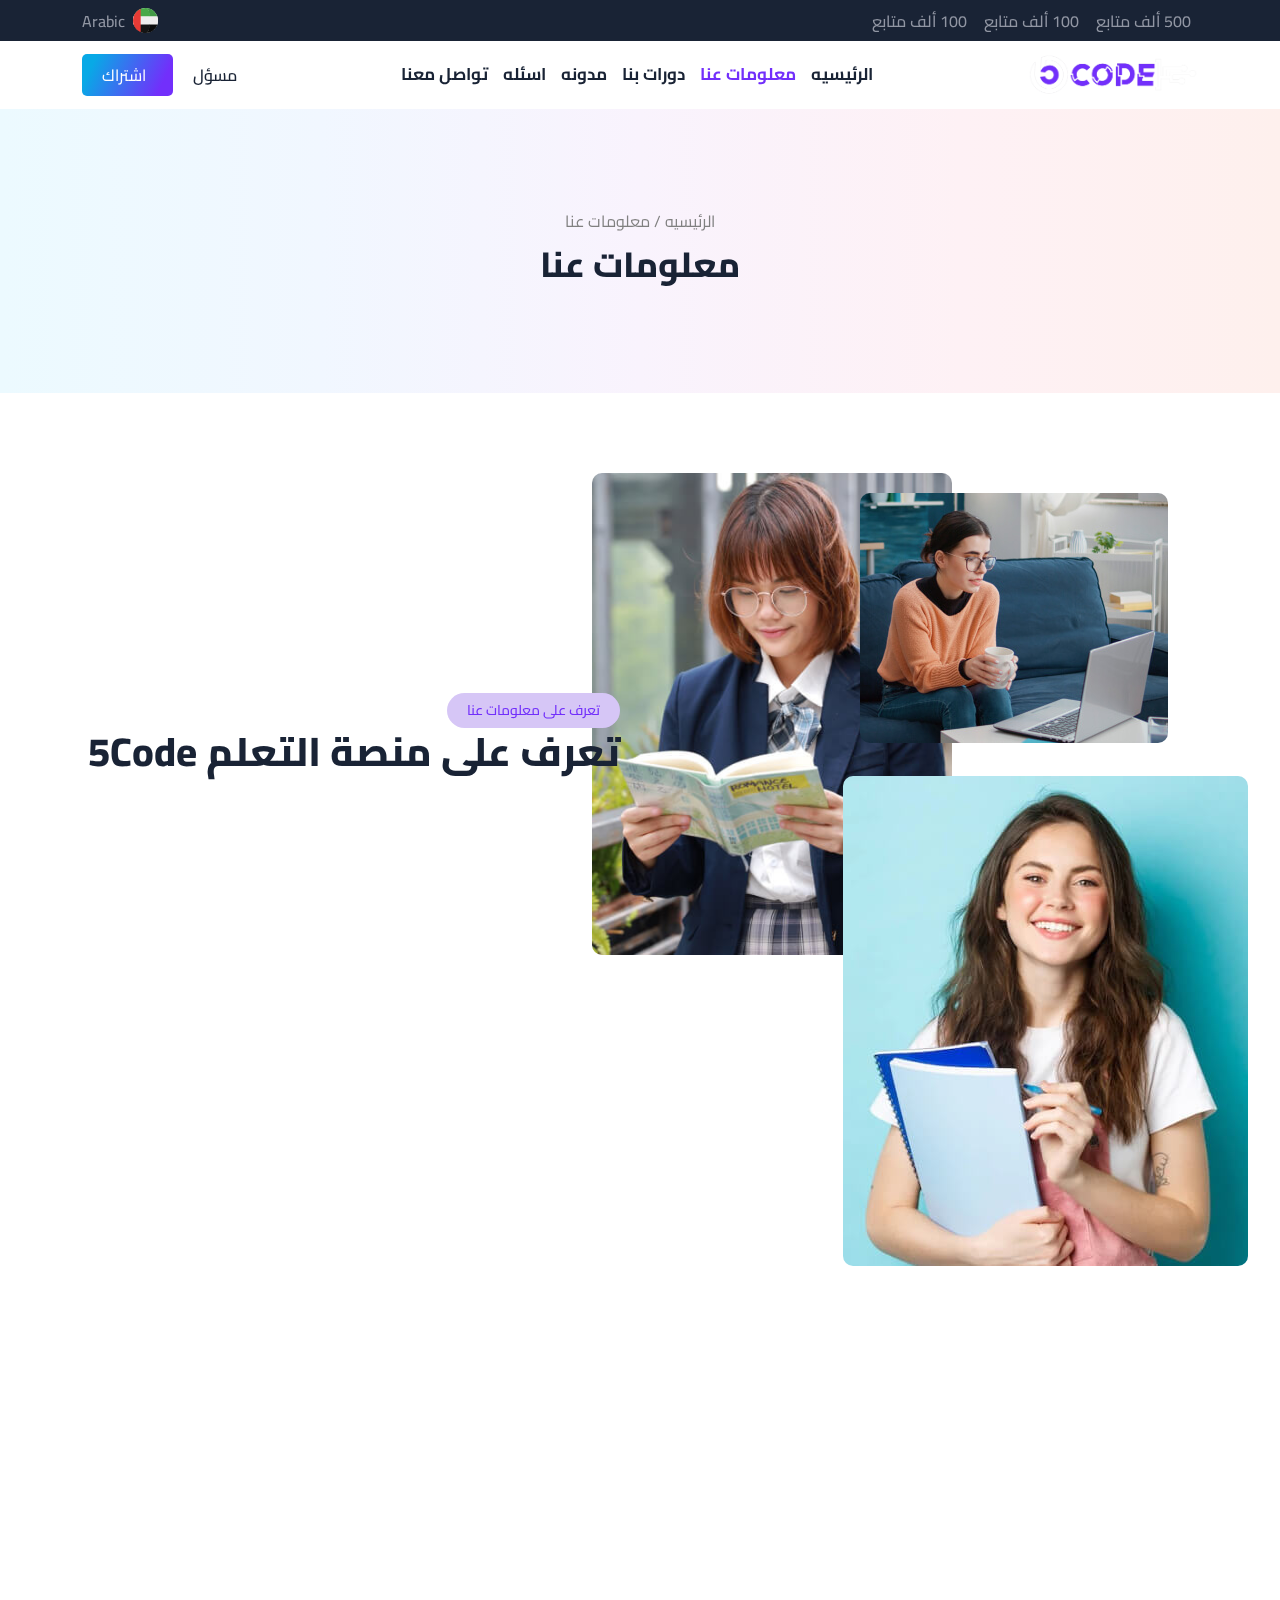
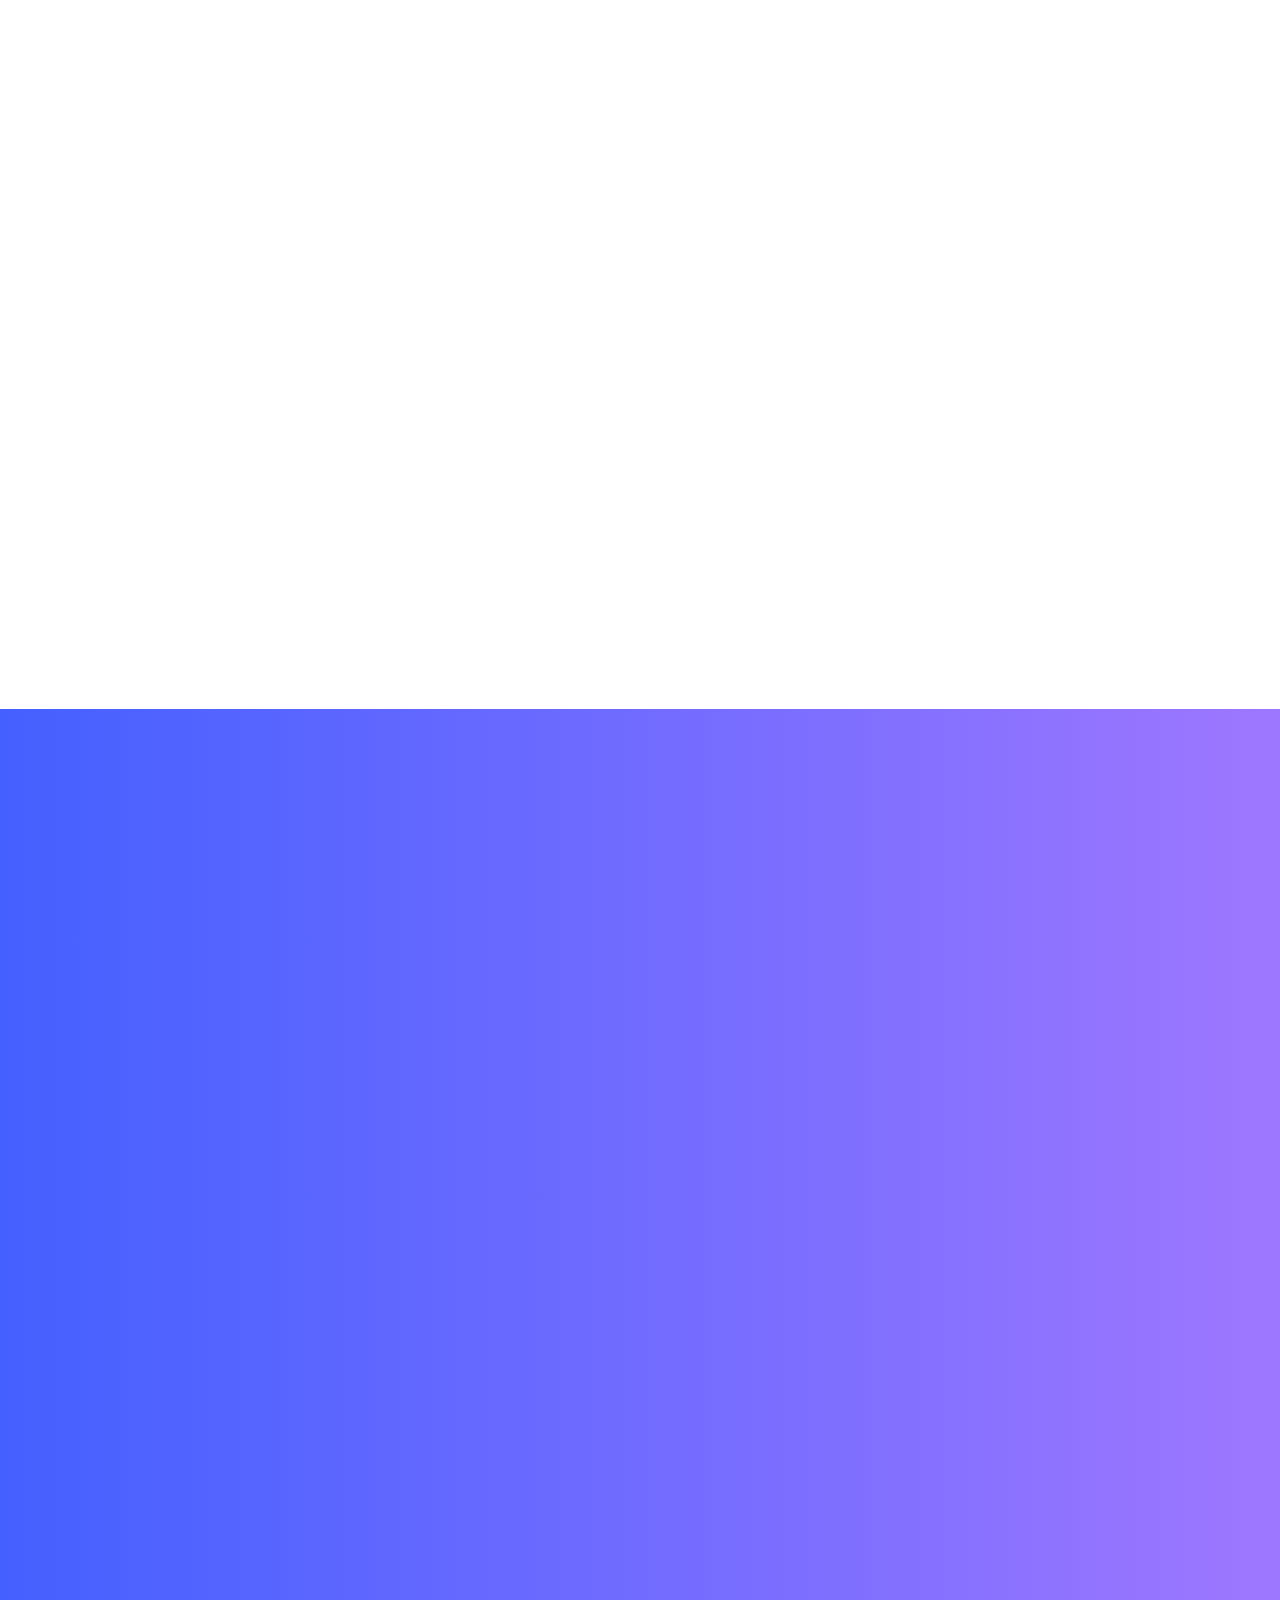
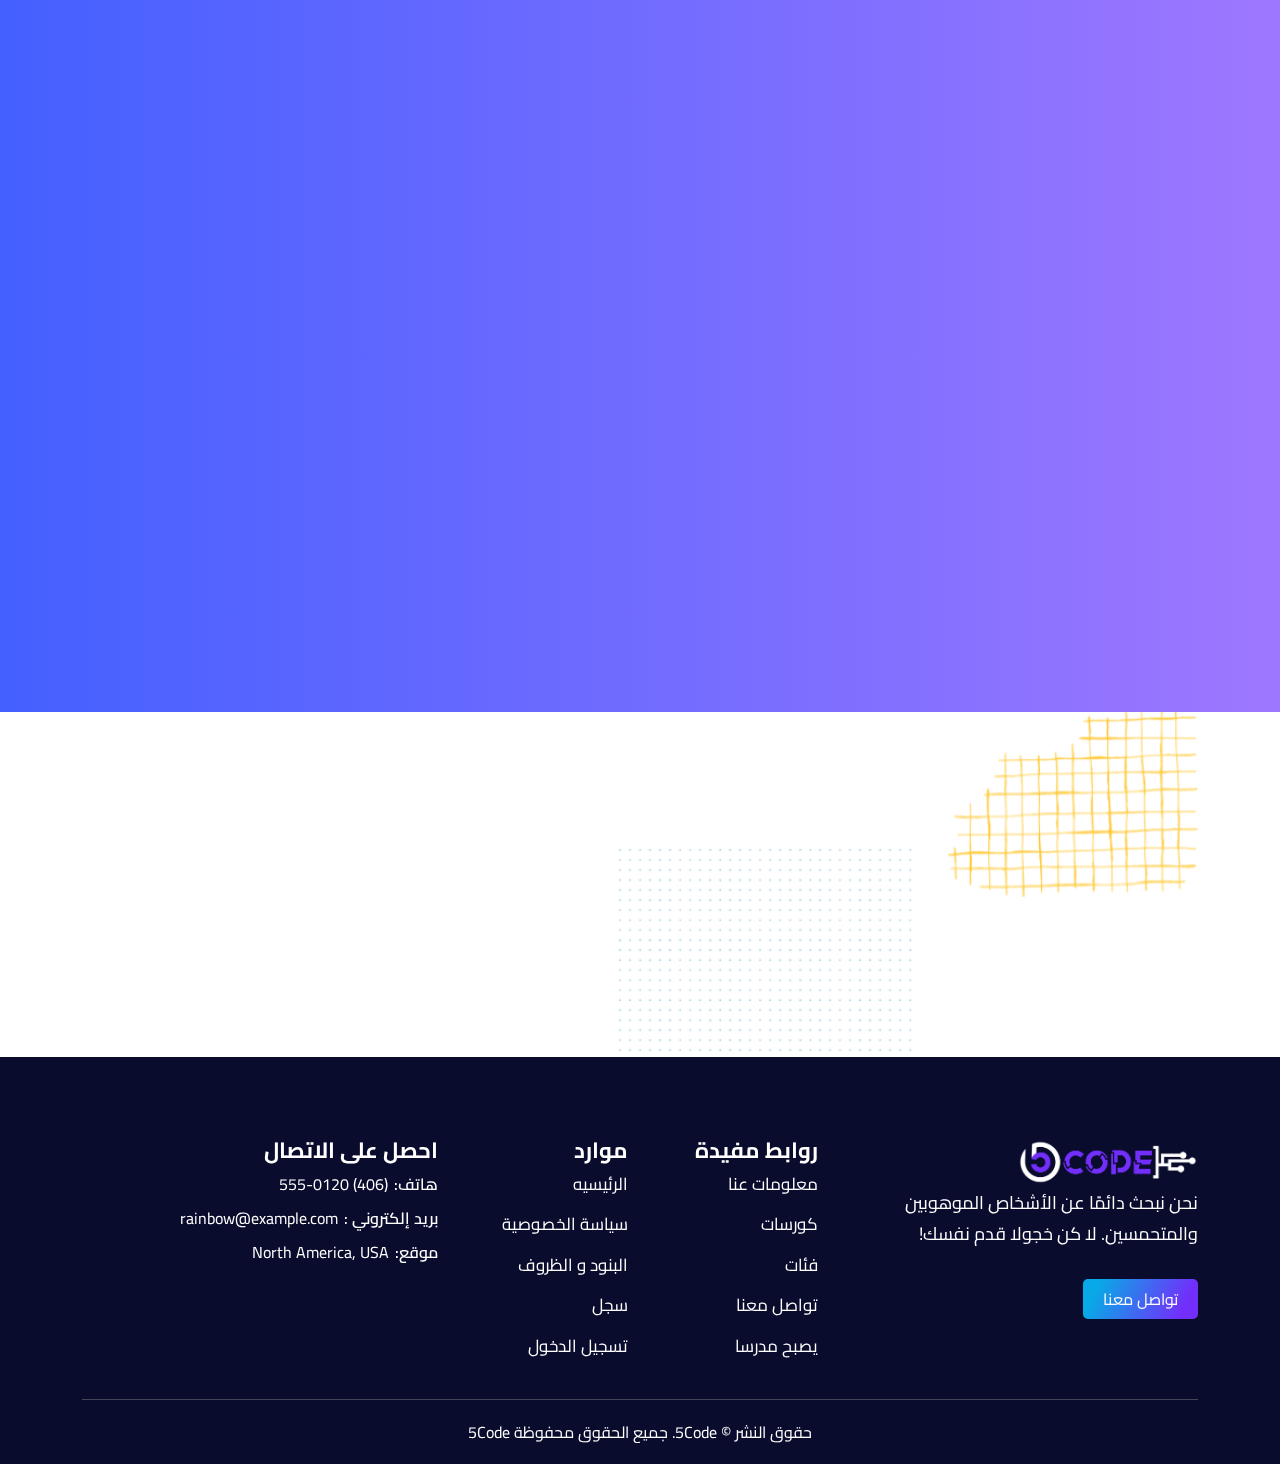
<file: about-us.html>
<!DOCTYPE html>
<html lang="en" dir="rtl">
  <head>
    <meta charset="UTF-8" />
    <meta name="viewport" content="width=device-width, initial-scale=1.0" />
    <title>5 Code كورس Code | معلومات عنا</title>
    <link rel="stylesheet" href="css/style.css" />
    <!-- bootstrap -->
    <link rel="stylesheet" href="css/bootstrap.css" />
    <!-- start swiper -->
    <link rel="stylesheet" href="css/style.css" />

    <!-- font awesome -->
    <link
      rel="stylesheet"
      href="https://cdnjs.cloudflare.com/ajax/libs/font-awesome/6.4.0/css/all.min.css"
      integrity="sha512-iecdLmaskl7CVkqkXNQ/ZH/XLlvWZOJyj7Yy7tcenmpD1ypASozpmT/E0iPtmFIB46ZmdtAc9eNBvH0H/ZpiBw=="
      crossorigin="anonymous"
      referrerpolicy="no-referrer"
    />
    <link href="https://unpkg.com/aos@2.3.1/dist/aos.css" rel="stylesheet" />
  </head>
  <body>
    <!-- start mini header -->
    <div class="mini_header">
      <div class="container">
        <div class="line">
          <div class="left">
            <div class="social_info">
              <a href="#">
                <i class="fa-brands fa-facebook-f"></i>
                <span>500 ألف متابع </span>
              </a>
              <a href="#">
                <i class="fa-brands fa-instagram"></i>
                <span>100 ألف متابع </span>
              </a>
              <a href="#">
                <i class="fa-solid fa-phone"></i>
                <span>100 ألف متابع </span>
              </a>
            </div>
          </div>
          <div class="right">
            <div class="social_media">
              <a href="#">
                <i class="fa-brands fa-facebook-f"></i>
              </a>
              <a href="#">
                <i class="fa-brands fa-instagram"></i>
              </a>
              <a href="#">
                <i class="fa-brands fa-youtube"></i>
              </a>
              <a href="#">
                <i class="fa-brands fa-behance"></i>
              </a>
            </div>
            <div class="lang">
              <div class="active_lang">
                <img src="images/arabic.svg" alt="en" />
                <span>Arabic</span>
              </div>
              <div class="list">
                <div class="item">
                  <img src="images/united-kingdom.svg" alt="en" />
                  <span>English</span>
                </div>
                <div class="item">
                  <img src="images/arabic.svg" alt="en" />
                  <span>Arabic</span>
                </div>
              </div>
            </div>
          </div>
        </div>
      </div>
    </div>
    <!-- start mini header -->

    <!-- start header -->
    <div class="header">
      <div class="container">
        <div class="line">
          <div class="logo">
            <img src="images/5code logo.png" alt="" />
          </div>
          <div class="links">
            <a href="index.html" class="link"> الرئيسيه </a>
            <a href="about-us.html" class="link active"> معلومات عنا </a>
            <a href="courses.html" class="link"> دورات بنا </a>
            <a href="blog.html" class="link"> مدونه </a>
            <a href="faq.html" class="link"> اسئله </a>
            <a href="contact.html" class="link"> تواصل معنا </a>
          </div>
          <div class="info">
            <div class="admin">
              <i class="fa-regular fa-user"></i>
              <span>مسؤل</span>
            </div>
            <a href="sign-up.html" class="btn_signUp">
              <i class="fa-solid fa-user-plus"></i>
              اشتراك
            </a>
            <div class="btn_menu icon_menu">
              <i class="fa-solid fa-bars"></i>
            </div>
          </div>
        </div>
      </div>
    </div>
    <!-- end header -->

    <!-- start menu mobile -->
    <div class="overflow"></div>
    <div class="menu_mobile">
      <div class="head">
        <img src="images/5code logo.png" alt="" />

        <i class="fa-solid fa-xmark btn_close_menu"></i>
      </div>
      <div class="links">
        <a href="index.html" class="link active"> الرئيسيه </a>
        <a href="about-us.html" class="link"> معلومات عنا </a>
        <a href="courses.html" class="link"> دورات بنا </a>
        <a href="blog.html" class="link"> مدونه </a>
        <a href="faq.html" class="link"> اسئله </a>
        <a href="contact.html" class="link"> تواصل معنا </a>
      </div>
    </div>
    <!-- end menu mobile -->

    <!-- start head page -->
    <div class="head_page">
      <div class="container">
        <div class="paths">
          <a href="index.html">الرئيسيه</a> /
          <a href="about-us.html">معلومات عنا</a>
        </div>
        <h1 class="title">معلومات عنا</h1>
      </div>
    </div>
    <!-- end head page -->

    <!-- start know about us -->
    <div class="know_about_us">
      <div class="container">
        <div class="line">
          <div class="left">
            <div class="images">
              <div class="image image1">
                <img
                  src="images/about-07.jpg"
                  alt="about-img"
                  data-aos="zoom-in"
                  data-aos-duration="1000"
                  data-aos-delay="300"
                />
              </div>
              <div class="image image2">
                <img
                  src="images/about-09.jpg"
                  alt="about-img"
                  data-aos="zoom-in"
                  data-aos-duration="1000"
                  data-aos-delay="600"
                />
              </div>
              <div class="image image3">
                <img
                  src="images/about-08.jpg"
                  alt="about-img"
                  data-aos="zoom-in"
                  data-aos-duration="1000"
                  data-aos-delay="900"
                />
              </div>
            </div>
          </div>
          <div class="right">
            <div
              class="subtitle"
              data-aos="fade-left"
              data-aos-duration="1000"
              data-aos-delay="300"
            >
              تعرف على معلومات عنا
            </div>
            <h1
              class="title"
              data-aos="fade-left"
              data-aos-duration="1000"
              data-aos-delay="500"
            >
              تعرف على منصة التعلم 5Code
            </h1>
            <div
              class="desc"
              data-aos="fade-left"
              data-aos-duration="1000"
              data-aos-delay="700"
            >
              بعيدًا ، خلف كلمة الجبال ، بعيدًا عن بلاد فوكاليا وكونسونانتيا ،
              تعيش النصوص العمياء. منفصلان يعيشون في Bookmarksgrove مباشرة على
              ساحل Semantics ، وهو محيط لغوي كبير.
            </div>
            <div class="features">
              <div
                class="feature"
                data-aos="fade-left"
                data-aos-duration="1000"
                data-aos-delay="900"
              >
                <div class="icon"><i class="fa-regular fa-heart"></i></div>
                <div class="text">
                  <h4>فصول مرنة</h4>
                  <p>
                    إنها حقيقة مثبتة منذ زمن طويل وهي أن القارئ سيكون كذلك يصرف
                    انتباهه عن هذا المحتوى المقروء عند النظر إليه تخطيطه.
                  </p>
                </div>
              </div>
              <div
                class="feature"
                data-aos="fade-left"
                data-aos-duration="1000"
                data-aos-delay="1000"
              >
                <div class="icon"><i class="fa-solid fa-book"></i></div>
                <div class="text">
                  <h4>تعلم من أي مكان</h4>
                  <p>
                    إنها سلسلة من الكلمات اللاتينية التي ، عند وضعها في موضعها ،
                    لا تشكل جملًا بمعنى كامل ، ولكنها تعطي الحياة لنص اختبار
                    مفيد لملء
                  </p>
                </div>
              </div>
              <div
                class="feature"
                data-aos="fade-left"
                data-aos-duration="1000"
                data-aos-delay="1200"
              >
                <div class="icon"><i class="fa-solid fa-tv"></i></div>
                <div class="text">
                  <h4>خدمة المعلم من ذوي الخبرة.</h4>
                  <p>
                    إنها سلسلة من الكلمات اللاتينية التي ، عند وضعها في موضعها ،
                    لا تشكل جملًا بمعنى كامل ، ولكنها تعطي الحياة لنص اختبار
                    مفيد لملء
                  </p>
                </div>
              </div>
            </div>
          </div>
        </div>
      </div>
    </div>
    <!-- start know about us -->

    <!-- start why learn  -->
    <div class="why_learn_section">
      <div class="container">
        <div class="text-center">
          <h2
            class="title"
            data-aos="fade-up"
            data-aos-duration="1000"
            data-aos-delay="300"
          >
            لماذا تتعلم مع دوراتنا؟
          </h2>
          <div
            class="desc"
            data-aos="fade-up"
            data-aos-duration="1000"
            data-aos-delay="500"
          >
            5Code منصة تعليمية ولكنها تعطي الحياة لنص اختبار مفيد لم النخبة.
          </div>
        </div>
        <div class="boxs">
          <div
            class="box"
            data-aos="fade-left"
            data-aos-duration="1000"
            data-aos-delay="300"
          >
            <img src="images/001-bulb.png" alt="icon-img" loading="lazy" />
            <div class="text">
              <h4>تطبيقك</h4>
              <p>
                تعلم اللغة الإنجليزية يبحث عن فقرات عشوائية ، لقد وصلت إلى
                المكان الصحيح.
              </p>
            </div>
          </div>
          <div
            class="box"
            data-aos="fade-left"
            data-aos-duration="1000"
            data-aos-delay="500"
          >
            <img src="images/002-hat.png" alt="icon-img" loading="lazy" />
            <div class="text">
              <h4>نحن نتواصل</h4>
              <p>
                Javascript Learning تبحث عن فقرات عشوائية ، لقد وصلت إلى المكان
                الصحيح.
              </p>
            </div>
          </div>
          <div
            class="box"
            data-aos="fade-left"
            data-aos-duration="1000"
            data-aos-delay="700"
          >
            <img src="images/003-id-card.png" alt="icon-img" loading="lazy" />
            <div class="text">
              <h4>أنت تجهزت</h4>
              <p>
                Angular Learning الذي يبحث عن فقرات عشوائية ، لقد جئت إلى المكان
                الصحيح
              </p>
            </div>
          </div>
          <div
            class="box"
            data-aos="fade-left"
            data-aos-duration="1000"
            data-aos-delay="900"
          >
            <img src="images/004-pass.png" alt="icon-img" loading="lazy" />
            <div class="text">
              <h4>مكتمل</h4>
              <p>
                Php Learning الذي يبحث عن فقرات عشوائية ، لقد وصلت إلى ملف
                المكان الصحيح.
              </p>
            </div>
          </div>
        </div>
      </div>
    </div>
    <!-- end why learn  -->

    <!-- start our teacher -->
    <div class="our_instructor">
      <div class="container">
        <div
          class="subtitle"
          data-aos="fade-up"
          data-aos-duration="1000"
          data-aos-delay="300"
        >
          مدربنا
        </div>
        <h1
          class="title"
          data-aos="fade-up"
          data-aos-duration="1000"
          data-aos-delay="500"
        >
          مدرس خبير
        </h1>

        <div class="boxs_top">
          <div
            class="box"
            data-aos="fade-right"
            data-aos-duration="1000"
            data-aos-delay="300"
          >
            <div class="image">
              <img src="images/team-05.jpg" alt="team-img" loading="lazy" />
            </div>
            <div class="hover_box">
              <i class="fa-solid fa-reply"></i>
            </div>
          </div>
          <div
            class="box"
            data-aos="fade-right"
            data-aos-duration="1000"
            data-aos-delay="500"
          >
            <div class="image">
              <img src="images/team-03.jpg" alt="team-img" loading="lazy" />
            </div>
            <div class="hover_box">
              <i class="fa-solid fa-reply"></i>
            </div>
          </div>
          <div
            class="box"
            data-aos="fade-right"
            data-aos-duration="1000"
            data-aos-delay="700"
          >
            <div class="image">
              <img src="images/team-07.jpg" alt="team-img" loading="lazy" />
            </div>
            <div class="hover_box">
              <i class="fa-solid fa-reply"></i>
            </div>
          </div>
          <div
            class="box"
            data-aos="fade-right"
            data-aos-duration="1000"
            data-aos-delay="900"
          >
            <div class="image">
              <img src="images/team-09.jpg" alt="team-img" loading="lazy" />
            </div>
            <div class="hover_box">
              <i class="fa-solid fa-reply"></i>
            </div>
          </div>
        </div>
        <div class="boxs_bottom">
          <div
            class="box"
            data-aos="fade-left"
            data-aos-duration="1000"
            data-aos-delay="200"
          >
            <div class="image">
              <img src="images/team-01.jpg" alt="team-img" loading="lazy" />
            </div>
            <div class="hover_box">
              <i class="fa-solid fa-reply"></i>
            </div>
          </div>
          <div
            class="box"
            data-aos="fade-left"
            data-aos-duration="1000"
            data-aos-delay="400"
          >
            <div class="image">
              <img src="images/team-02.jpg" alt="team-img" loading="lazy" />
            </div>
            <div class="hover_box">
              <i class="fa-solid fa-reply"></i>
            </div>
          </div>
          <div
            class="box"
            data-aos="fade-left"
            data-aos-duration="1000"
            data-aos-delay="600"
          >
            <div class="image">
              <img src="images/team-04.jpg" alt="team-img" loading="lazy" />
            </div>
            <div class="hover_box">
              <i class="fa-solid fa-reply"></i>
            </div>
          </div>
          <div
            class="box"
            data-aos="fade-left"
            data-aos-duration="1000"
            data-aos-delay="800"
          >
            <div class="image">
              <img src="images/team-06.jpg" alt="team-img" loading="lazy" />
            </div>
            <div class="hover_box">
              <i class="fa-solid fa-reply"></i>
            </div>
          </div>
          <div
            class="box"
            data-aos="fade-left"
            data-aos-duration="1000"
            data-aos-delay="1000"
          >
            <div class="image">
              <img src="images/team-09.jpg" alt="team-img" loading="lazy" />
            </div>
            <div class="hover_box">
              <i class="fa-solid fa-reply"></i>
            </div>
          </div>
          <div
            class="box"
            data-aos="fade-left"
            data-aos-duration="1000"
            data-aos-delay="1200"
          >
            <div class="image">
              <img src="images/team-10.jpg" alt="team-img" loading="lazy" />
            </div>
            <div class="hover_box">
              <i class="fa-solid fa-reply"></i>
            </div>
          </div>
        </div>
      </div>
    </div>
    <!-- end our teacher -->

    <!-- start stories-area -->
    <div class="stories_area">
      <div class="container">
        <div class="line">
          <div class="left">
            <div class="image">
              <img
                src="images/view-courses-img.jpg"
                alt="view-courses-img"
                loading="lazy"
                data-aos="zoom-in"
                data-aos-duration="1000"
                data-aos-delay="600"
              />
            </div>
            <div class="shap1">
              <img src="images/cross-line.png" alt="" />
            </div>
          </div>
          <div class="right">
            <h1
              class="title"
              data-aos="fade-left"
              data-aos-duration="1000"
              data-aos-delay="300"
            >
              دورات عبر الإنترنت وفرص تعلم ميسورة التكلفة
            </h1>
            <div
              class="desc"
              data-aos="fade-left"
              data-aos-duration="1000"
              data-aos-delay="600"
            >
              استكشف جميع دوراتنا واختر منها ما يناسبك للتسجيل وابدأ التعلم
              معنا!
            </div>
            <a
              href="#"
              class="btn_view"
              data-aos="fade-left"
              data-aos-duration="1000"
              data-aos-delay="900"
              >مشاهدة الكل الدورات
            </a>
          </div>
        </div>
      </div>
    </div>
    <!-- end stories-area -->

    <!-- start footer -->
    <footer>
      <div class="container">
        <div class="row">
          <div class="col-12 col-md-6 col-lg-4">
            <div class="footer_widget">
              <div class="logo">
                <img src="images/5code logo.png" alt="logo" loading="lazy" />
              </div>
              <div class="desc">
                نحن نبحث دائمًا عن الأشخاص الموهوبين والمتحمسين. لا كن خجولا قدم
                نفسك!
              </div>
              <a href="#" class="btn_contact">تواصل معنا</a>
            </div>
          </div>
          <div class="col-12 col-md-6 col-lg-2">
            <div class="items">
              <h4>روابط مفيدة</h4>
              <div class="item">معلومات عنا</div>
              <div class="item">كورسات</div>
              <div class="item">فئات</div>
              <div class="item">تواصل معنا</div>
              <div class="item">يصبح مدرسا</div>
            </div>
          </div>
          <div class="col-12 col-md-6 col-lg-2">
            <div class="items">
              <h4>موارد</h4>
              <div class="item">الرئيسيه</div>
              <div class="item">سياسة الخصوصية</div>
              <div class="item">البنود و الظروف</div>
              <div class="item">سجل</div>
              <div class="item">تسجيل الدخول</div>
            </div>
          </div>
          <div class="col-12 col-md-6 col-lg-3">
            <h4>احصل على الاتصال</h4>
            <div class="contact_details">
              <div class="detail">
                <p>هاتف:</p>
                <span>(406) 555-0120</span>
              </div>
              <div class="detail">
                <p>بريد إلكتروني :</p>
                <span>rainbow@example.com</span>
              </div>
              <div class="detail">
                <p>موقع:</p>
                <span> North America, USA</span>
              </div>
            </div>
            <div class="social_media">
              <a href="#">
                <i class="fa-brands fa-facebook-f"></i>
              </a>
              <a href="#">
                <i class="fa-brands fa-instagram"></i>
              </a>
              <a href="#">
                <i class="fa-brands fa-youtube"></i>
              </a>
              <a href="#">
                <i class="fa-brands fa-behance"></i>
              </a>
            </div>
          </div>
        </div>
        <div class="copy_right">
          حقوق النشر © 5Code. جميع الحقوق محفوظة 5Code
        </div>
      </div>
    </footer>
    <!-- end footer -->

    <script src="js/bootstrap.js"></script>
    <script src="js/main.js"></script>
    <script src="https://unpkg.com/aos@2.3.1/dist/aos.js"></script>
    <script>
      AOS.init();
    </script>
  </body>
</html>
</file>
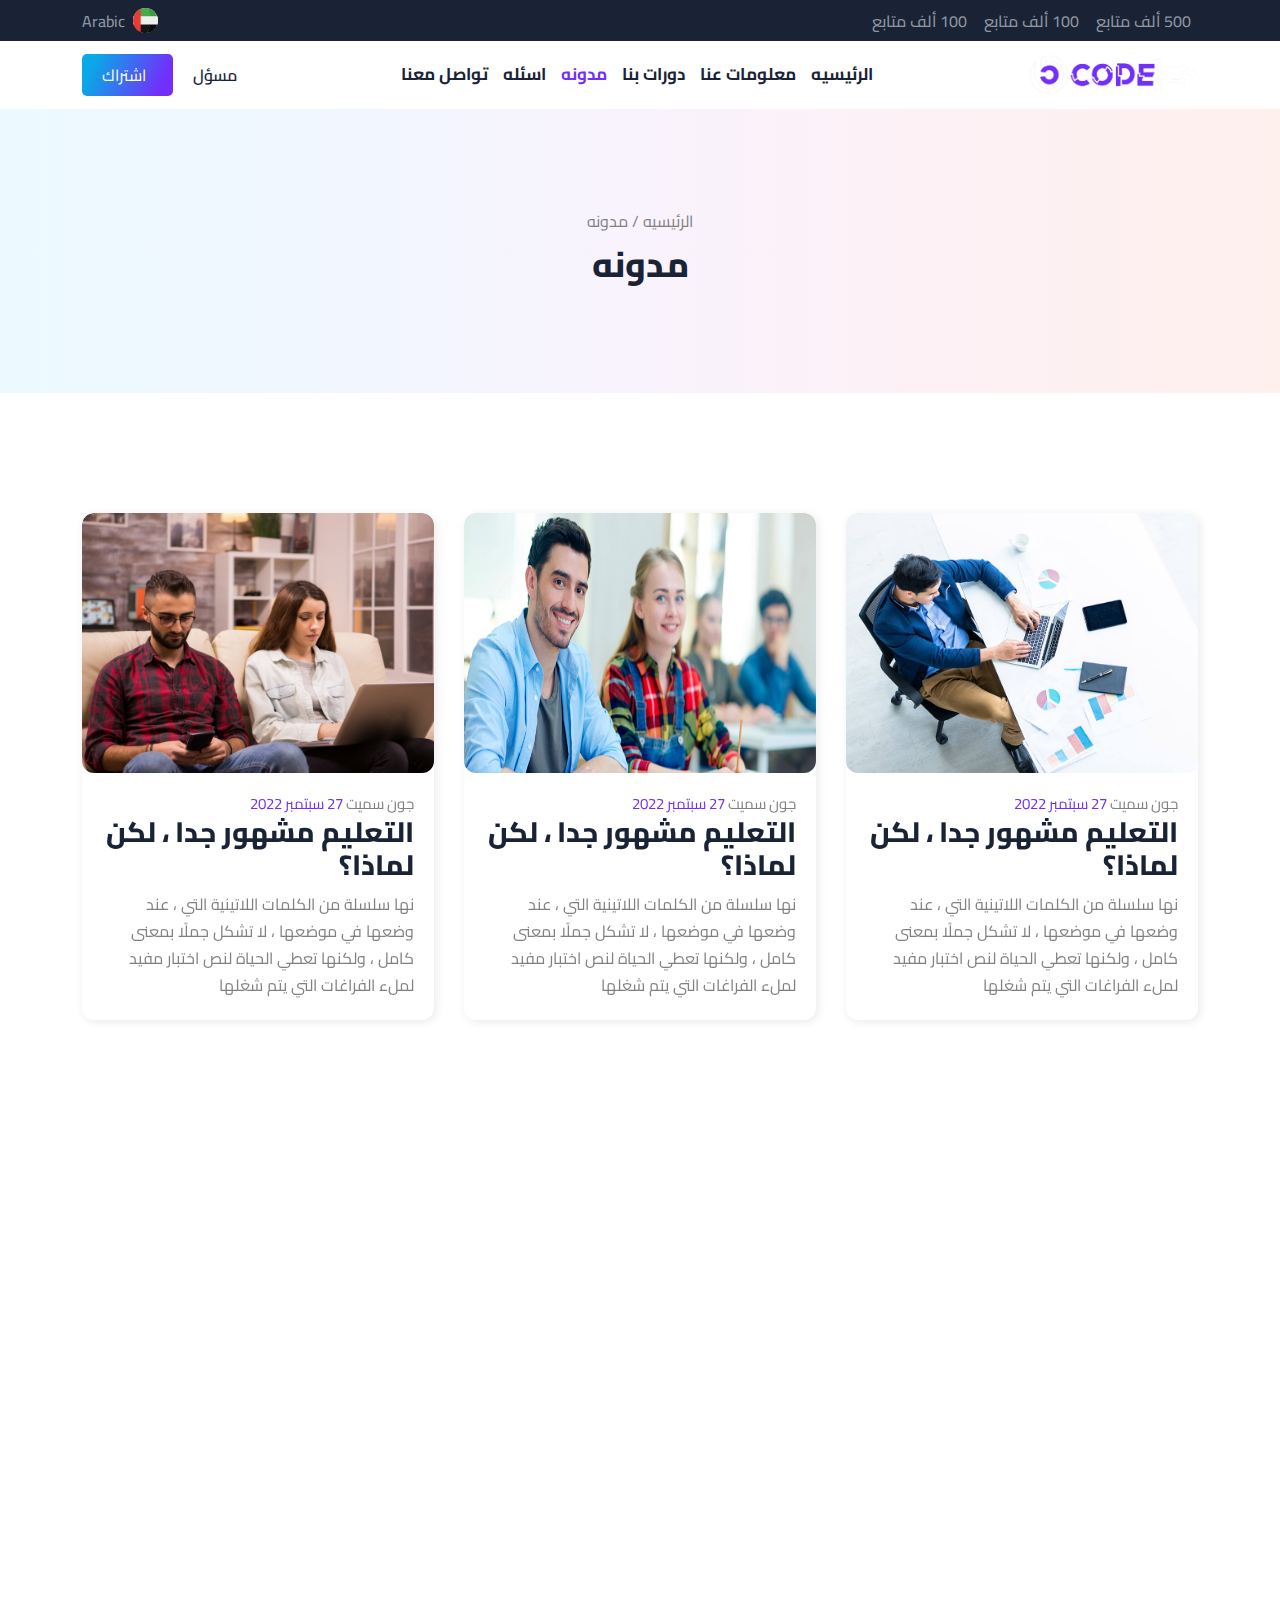
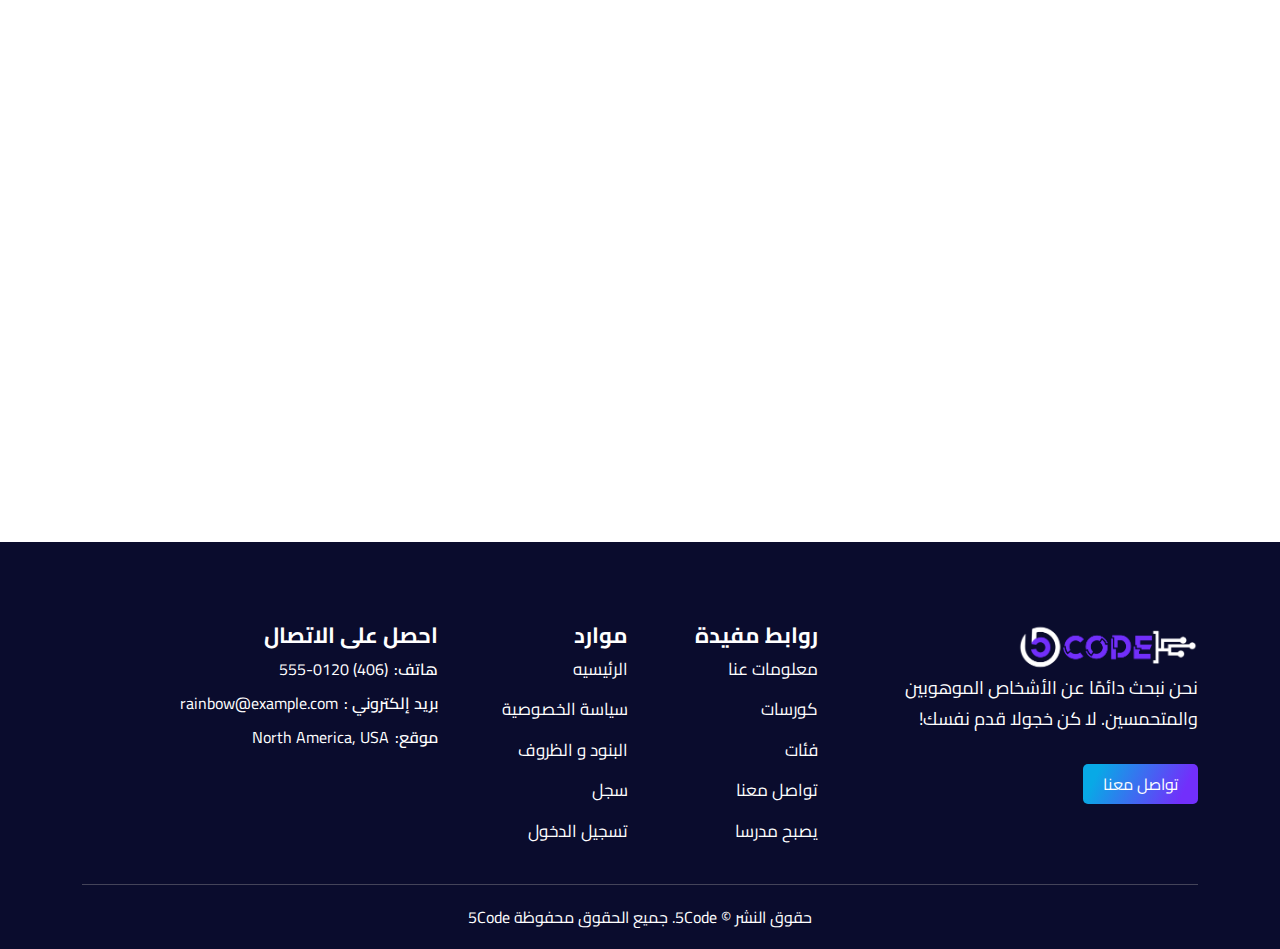
<file: blog.html>
<!DOCTYPE html>
<html lang="en" dir="rtl">
  <head>
    <meta charset="UTF-8" />
    <meta name="viewport" content="width=device-width, initial-scale=1.0" />
    <title>5 Code Courses Code | مدونه</title>
    <link rel="stylesheet" href="css/style.css" />
    <!-- bootstrap -->
    <link rel="stylesheet" href="css/bootstrap.css" />
    <!-- start swiper -->
    <link rel="stylesheet" href="css/style.css" />

    <!-- font awesome -->
    <link
      rel="stylesheet"
      href="https://cdnjs.cloudflare.com/ajax/libs/font-awesome/6.4.0/css/all.min.css"
      integrity="sha512-iecdLmaskl7CVkqkXNQ/ZH/XLlvWZOJyj7Yy7tcenmpD1ypASozpmT/E0iPtmFIB46ZmdtAc9eNBvH0H/ZpiBw=="
      crossorigin="anonymous"
      referrerpolicy="no-referrer"
    />
    <link href="https://unpkg.com/aos@2.3.1/dist/aos.css" rel="stylesheet" />
  </head>
  <body>
    <!-- start mini header -->
    <div class="mini_header">
      <div class="container">
        <div class="line">
          <div class="left">
            <div class="social_info">
              <a href="#">
                <i class="fa-brands fa-facebook-f"></i>
                <span>500 ألف متابع </span>
              </a>
              <a href="#">
                <i class="fa-brands fa-instagram"></i>
                <span>100 ألف متابع </span>
              </a>
              <a href="#">
                <i class="fa-solid fa-phone"></i>
                <span>100 ألف متابع </span>
              </a>
            </div>
          </div>
          <div class="right">
            <div class="social_media">
              <a href="#">
                <i class="fa-brands fa-facebook-f"></i>
              </a>
              <a href="#">
                <i class="fa-brands fa-instagram"></i>
              </a>
              <a href="#">
                <i class="fa-brands fa-youtube"></i>
              </a>
              <a href="#">
                <i class="fa-brands fa-behance"></i>
              </a>
            </div>
            <div class="lang">
              <div class="active_lang">
                <img src="images/arabic.svg" alt="en" />
                <span>Arabic</span>
              </div>
              <div class="list">
                <div class="item">
                  <img src="images/united-kingdom.svg" alt="en" />
                  <span>English</span>
                </div>
                <div class="item">
                  <img src="images/arabic.svg" alt="en" />
                  <span>Arabic</span>
                </div>
              </div>
            </div>
          </div>
        </div>
      </div>
    </div>
    <!-- start mini header -->

    <!-- start header -->
    <div class="header">
      <div class="container">
        <div class="line">
          <div class="logo">
            <img src="images/5code logo.png" alt="" />
          </div>
          <div class="links">
            <a href="index.html" class="link"> الرئيسيه </a>
            <a href="about-us.html" class="link"> معلومات عنا </a>
            <a href="courses.html" class="link"> دورات بنا </a>
            <a href="blog.html" class="link active"> مدونه </a>
            <a href="faq.html" class="link"> اسئله </a>
            <a href="contact.html" class="link"> تواصل معنا </a>
          </div>
          <div class="info">
            <div class="admin">
              <i class="fa-regular fa-user"></i>
              <span>مسؤل</span>
            </div>
            <a href="sign-up.html" class="btn_signUp">
              <i class="fa-solid fa-user-plus"></i>
              اشتراك
            </a>
            <div class="btn_menu icon_menu">
              <i class="fa-solid fa-bars"></i>
            </div>
          </div>
        </div>
      </div>
    </div>
    <!-- end header -->

    <!-- start menu mobile -->
    <div class="overflow"></div>
    <div class="menu_mobile">
      <div class="head">
        <img src="images/5code logo.png" alt="" />

        <i class="fa-solid fa-xmark btn_close_menu"></i>
      </div>
      <div class="links">
        <a href="index.html" class="link"> الرئيسيه </a>
        <a href="about-us.html" class="link"> معلومات عنا </a>
        <a href="courses.html" class="link"> دورات بنا </a>
        <a href="blog.html" class="link active"> مدونه </a>
        <a href="faq.html" class="link"> اسئله </a>
        <a href="contact.html" class="link"> تواصل معنا </a>
      </div>
    </div>
    <!-- end menu mobile -->

    <!-- start head page -->
    <div class="head_page">
      <div class="container">
        <div class="paths">
          <a href="index.html">الرئيسيه</a> /
          <a href="blog.html">مدونه</a>
        </div>
        <h1 class="title">مدونه</h1>
      </div>
    </div>
    <!-- end head page -->

    <!-- start blog -->
    <div class="blog">
      <div class="container">
        <div class="boxs">
          <a
            href="blogDetails.html"
            class="box"
            data-aos="fade-right"
            data-aos-duration="1000"
            data-aos-delay="300"
          >
            <div class="image">
              <img src="images/blog-img5.jpg" alt="blog-img" loading="lazy" />
            </div>
            <div class="content">
              <div class="details">
                <span>جون سميت </span>
                <i class="fa-solid fa-minus"></i>
                <span>27 سبتمبر 2022 </span>
              </div>
              <h3 class="title_blog">التعليم مشهور جدا ، لكن لماذا؟</h3>
              <div class="desc">
                نها سلسلة من الكلمات اللاتينية التي ، عند وضعها في موضعها ، لا
                تشكل جملًا بمعنى كامل ، ولكنها تعطي الحياة لنص اختبار مفيد لملء
                الفراغات التي يتم شغلها
              </div>
            </div>
          </a>
          <a
            href="blogDetails.html"
            class="box"
            data-aos="fade-right"
            data-aos-duration="1000"
            data-aos-delay="600"
          >
            <div class="image">
              <img
                src="images/blog-card-01.jpg"
                alt="blog-img"
                loading="lazy"
              />
            </div>
            <div class="content">
              <div class="details">
                <span>جون سميت </span>
                <i class="fa-solid fa-minus"></i>
                <span>27 سبتمبر 2022 </span>
              </div>
              <h3 class="title_blog">التعليم مشهور جدا ، لكن لماذا؟</h3>
              <div class="desc">
                نها سلسلة من الكلمات اللاتينية التي ، عند وضعها في موضعها ، لا
                تشكل جملًا بمعنى كامل ، ولكنها تعطي الحياة لنص اختبار مفيد لملء
                الفراغات التي يتم شغلها
              </div>
            </div>
          </a>
          <a
            href="blogDetails.html"
            class="box"
            data-aos="fade-right"
            data-aos-duration="1000"
            data-aos-delay="900"
          >
            <div class="image">
              <img
                src="images/blog-card-02.jpg"
                alt="blog-img"
                loading="lazy"
              />
            </div>
            <div class="content">
              <div class="details">
                <span>جون سميت </span>
                <i class="fa-solid fa-minus"></i>
                <span>27 سبتمبر 2022 </span>
              </div>
              <h3 class="title_blog">التعليم مشهور جدا ، لكن لماذا؟</h3>
              <div class="desc">
                نها سلسلة من الكلمات اللاتينية التي ، عند وضعها في موضعها ، لا
                تشكل جملًا بمعنى كامل ، ولكنها تعطي الحياة لنص اختبار مفيد لملء
                الفراغات التي يتم شغلها
              </div>
            </div>
          </a>
          <a
            href="blogDetails.html"
            class="box"
            data-aos="fade-right"
            data-aos-duration="1000"
            data-aos-delay="300"
          >
            <div class="image">
              <img
                src="images/blog-grid-05.jpg"
                alt="blog-img"
                loading="lazy"
              />
            </div>
            <div class="content">
              <div class="details">
                <span>جون سميت </span>
                <i class="fa-solid fa-minus"></i>
                <span>27 سبتمبر 2022 </span>
              </div>
              <h3 class="title_blog">التعليم مشهور جدا ، لكن لماذا؟</h3>
              <div class="desc">
                نها سلسلة من الكلمات اللاتينية التي ، عند وضعها في موضعها ، لا
                تشكل جملًا بمعنى كامل ، ولكنها تعطي الحياة لنص اختبار مفيد لملء
                الفراغات التي يتم شغلها
              </div>
            </div>
          </a>
          <a
            href="blogDetails.html"
            class="box"
            data-aos="fade-right"
            data-aos-duration="1000"
            data-aos-delay="600"
          >
            <div class="image">
              <img
                src="images/blog-grid-04.jpg"
                alt="blog-img"
                loading="lazy"
              />
            </div>
            <div class="content">
              <div class="details">
                <span>جون سميت </span>
                <i class="fa-solid fa-minus"></i>
                <span>27 سبتمبر 2022 </span>
              </div>
              <h3 class="title_blog">التعليم مشهور جدا ، لكن لماذا؟</h3>
              <div class="desc">
                نها سلسلة من الكلمات اللاتينية التي ، عند وضعها في موضعها ، لا
                تشكل جملًا بمعنى كامل ، ولكنها تعطي الحياة لنص اختبار مفيد لملء
                الفراغات التي يتم شغلها
              </div>
            </div>
          </a>
          <a
            href="blogDetails.html"
            class="box"
            data-aos="fade-right"
            data-aos-duration="1000"
            data-aos-delay="900"
          >
            <div class="image">
              <img
                src="images/blog-grid-03.jpg"
                alt="blog-img"
                loading="lazy"
              />
            </div>
            <div class="content">
              <div class="details">
                <span>جون سميت </span>
                <i class="fa-solid fa-minus"></i>
                <span>27 سبتمبر 2022 </span>
              </div>
              <h3 class="title_blog">التعليم مشهور جدا ، لكن لماذا؟</h3>
              <div class="desc">
                نها سلسلة من الكلمات اللاتينية التي ، عند وضعها في موضعها ، لا
                تشكل جملًا بمعنى كامل ، ولكنها تعطي الحياة لنص اختبار مفيد لملء
                الفراغات التي يتم شغلها
              </div>
            </div>
          </a>
          <a
            href="blogDetails.html"
            class="box"
            data-aos="fade-right"
            data-aos-duration="1000"
            data-aos-delay="300"
          >
            <div class="image">
              <img src="images/blog-img5.jpg" alt="blog-img" loading="lazy" />
            </div>
            <div class="content">
              <div class="details">
                <span>جون سميت </span>
                <i class="fa-solid fa-minus"></i>
                <span>27 سبتمبر 2022 </span>
              </div>
              <h3 class="title_blog">التعليم مشهور جدا ، لكن لماذا؟</h3>
              <div class="desc">
                نها سلسلة من الكلمات اللاتينية التي ، عند وضعها في موضعها ، لا
                تشكل جملًا بمعنى كامل ، ولكنها تعطي الحياة لنص اختبار مفيد لملء
                الفراغات التي يتم شغلها
              </div>
            </div>
          </a>
          <a
            href="blogDetails.html"
            class="box"
            data-aos="fade-right"
            data-aos-duration="1000"
            data-aos-delay="600"
          >
            <div class="image">
              <img
                src="images/blog-card-01.jpg"
                alt="blog-img"
                loading="lazy"
              />
            </div>
            <div class="content">
              <div class="details">
                <span>جون سميت </span>
                <i class="fa-solid fa-minus"></i>
                <span>27 سبتمبر 2022 </span>
              </div>
              <h3 class="title_blog">التعليم مشهور جدا ، لكن لماذا؟</h3>
              <div class="desc">
                نها سلسلة من الكلمات اللاتينية التي ، عند وضعها في موضعها ، لا
                تشكل جملًا بمعنى كامل ، ولكنها تعطي الحياة لنص اختبار مفيد لملء
                الفراغات التي يتم شغلها
              </div>
            </div>
          </a>
        </div>
      </div>
    </div>
    <!-- end blog -->

    <!-- start footer -->
    <footer>
      <div class="container">
        <div class="row">
          <div class="col-12 col-md-6 col-lg-4">
            <div class="footer_widget">
              <div class="logo">
                <img src="images/5code logo.png" alt="logo" loading="lazy" />
              </div>
              <div class="desc">
                نحن نبحث دائمًا عن الأشخاص الموهوبين والمتحمسين. لا كن خجولا قدم
                نفسك!
              </div>
              <a href="#" class="btn_contact">تواصل معنا</a>
            </div>
          </div>
          <div class="col-12 col-md-6 col-lg-2">
            <div class="items">
              <h4>روابط مفيدة</h4>
              <div class="item">معلومات عنا</div>
              <div class="item">كورسات</div>
              <div class="item">فئات</div>
              <div class="item">تواصل معنا</div>
              <div class="item">يصبح مدرسا</div>
            </div>
          </div>
          <div class="col-12 col-md-6 col-lg-2">
            <div class="items">
              <h4>موارد</h4>
              <div class="item">الرئيسيه</div>
              <div class="item">سياسة الخصوصية</div>
              <div class="item">البنود و الظروف</div>
              <div class="item">سجل</div>
              <div class="item">تسجيل الدخول</div>
            </div>
          </div>
          <div class="col-12 col-md-6 col-lg-3">
            <h4>احصل على الاتصال</h4>
            <div class="contact_details">
              <div class="detail">
                <p>هاتف:</p>
                <span>(406) 555-0120</span>
              </div>
              <div class="detail">
                <p>بريد إلكتروني :</p>
                <span>rainbow@example.com</span>
              </div>
              <div class="detail">
                <p>موقع:</p>
                <span> North America, USA</span>
              </div>
            </div>
            <div class="social_media">
              <a href="#">
                <i class="fa-brands fa-facebook-f"></i>
              </a>
              <a href="#">
                <i class="fa-brands fa-instagram"></i>
              </a>
              <a href="#">
                <i class="fa-brands fa-youtube"></i>
              </a>
              <a href="#">
                <i class="fa-brands fa-behance"></i>
              </a>
            </div>
          </div>
        </div>
        <div class="copy_right">
          حقوق النشر © 5Code. جميع الحقوق محفوظة 5Code
        </div>
      </div>
    </footer>
    <!-- end footer -->

    <script src="js/bootstrap.js"></script>
    <script src="js/main.js"></script>
    <script src="https://unpkg.com/aos@2.3.1/dist/aos.js"></script>
    <script>
      AOS.init();
    </script>
  </body>
</html>
</file>
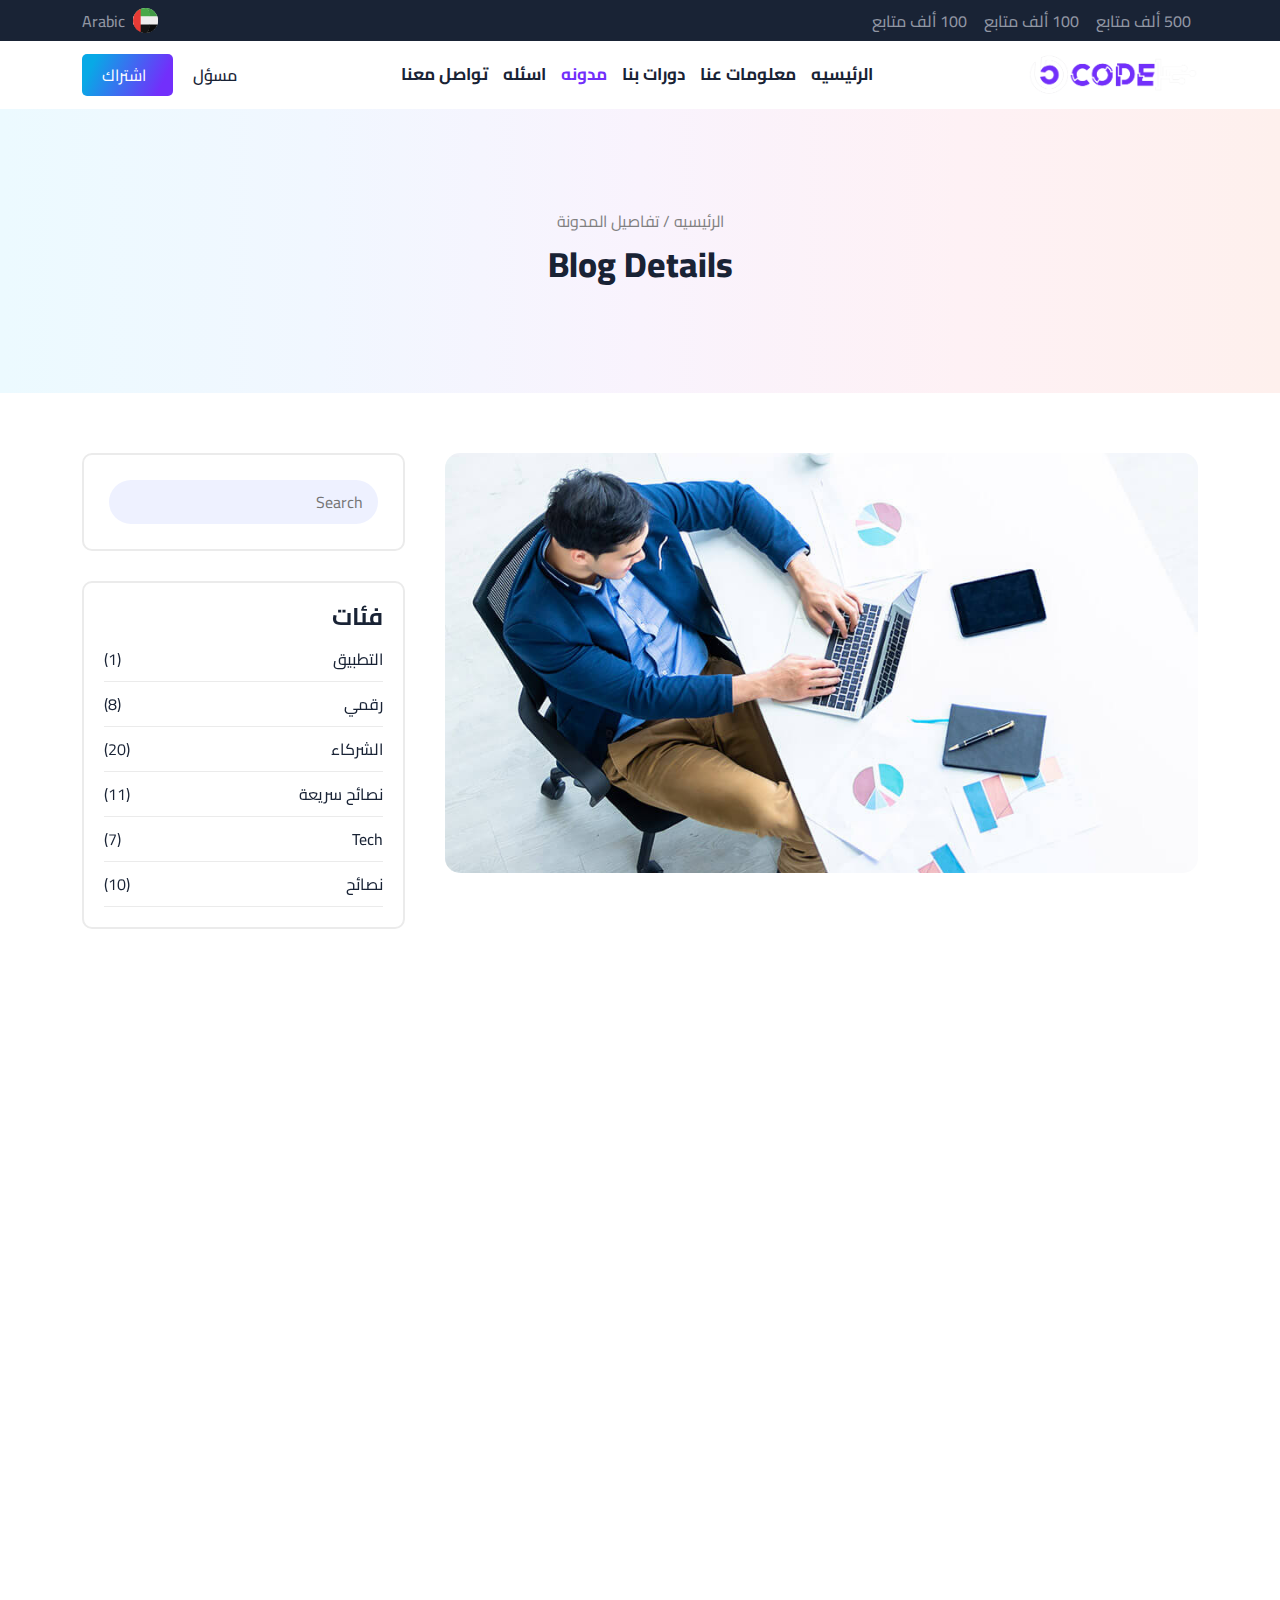
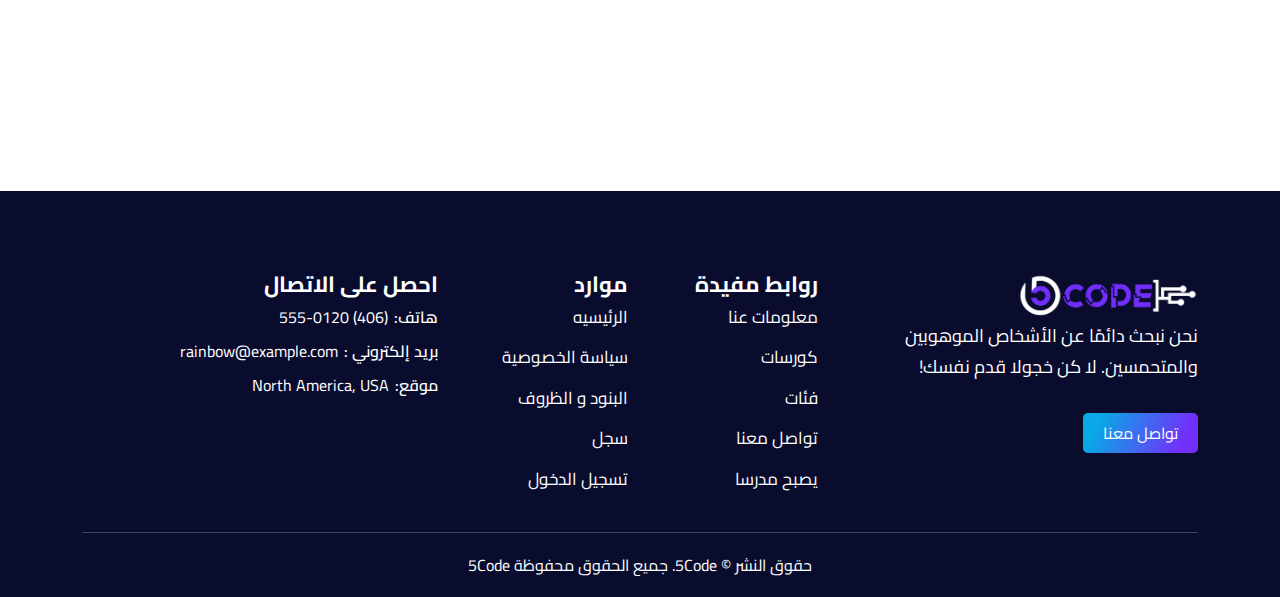
<file: blogDetails.html>
<!DOCTYPE html>
<html lang="en" dir="rtl">
  <head>
    <meta charset="UTF-8" />
    <meta name="viewport" content="width=device-width, initial-scale=1.0" />
    <title>5 Code Courses Code | مدونه Details</title>
    <link rel="stylesheet" href="css/style.css" />
    <!-- bootstrap -->
    <link rel="stylesheet" href="css/bootstrap.css" />
    <!-- start swiper -->
    <link rel="stylesheet" href="css/style.css" />

    <!-- font awesome -->
    <link
      rel="stylesheet"
      href="https://cdnjs.cloudflare.com/ajax/libs/font-awesome/6.4.0/css/all.min.css"
      integrity="sha512-iecdLmaskl7CVkqkXNQ/ZH/XLlvWZOJyj7Yy7tcenmpD1ypASozpmT/E0iPtmFIB46ZmdtAc9eNBvH0H/ZpiBw=="
      crossorigin="anonymous"
      referrerpolicy="no-referrer"
    />
    <link href="https://unpkg.com/aos@2.3.1/dist/aos.css" rel="stylesheet" />
  </head>
  <body>
    <!-- start mini header -->
    <div class="mini_header">
      <div class="container">
        <div class="line">
          <div class="left">
            <div class="social_info">
              <a href="#">
                <i class="fa-brands fa-facebook-f"></i>
                <span>500 ألف متابع </span>
              </a>
              <a href="#">
                <i class="fa-brands fa-instagram"></i>
                <span>100 ألف متابع </span>
              </a>
              <a href="#">
                <i class="fa-solid fa-phone"></i>
                <span>100 ألف متابع </span>
              </a>
            </div>
          </div>
          <div class="right">
            <div class="social_media">
              <a href="#">
                <i class="fa-brands fa-facebook-f"></i>
              </a>
              <a href="#">
                <i class="fa-brands fa-instagram"></i>
              </a>
              <a href="#">
                <i class="fa-brands fa-youtube"></i>
              </a>
              <a href="#">
                <i class="fa-brands fa-behance"></i>
              </a>
            </div>
            <div class="lang">
              <div class="active_lang">
                <img src="images/arabic.svg" alt="en" />
                <span>Arabic</span>
              </div>
              <div class="list">
                <div class="item">
                  <img src="images/united-kingdom.svg" alt="en" />
                  <span>English</span>
                </div>
                <div class="item">
                  <img src="images/arabic.svg" alt="en" />
                  <span>Arabic</span>
                </div>
              </div>
            </div>
          </div>
        </div>
      </div>
    </div>
    <!-- start mini header -->

    <!-- start header -->
    <div class="header">
      <div class="container">
        <div class="line">
          <div class="logo">
            <img src="images/5code logo.png" alt="" />
          </div>
          <div class="links">
            <a href="index.html" class="link"> الرئيسيه </a>
            <a href="about-us.html" class="link"> معلومات عنا </a>
            <a href="courses.html" class="link"> دورات بنا </a>
            <a href="blog.html" class="link active"> مدونه </a>
            <a href="faq.html" class="link"> اسئله </a>
            <a href="contact.html" class="link"> تواصل معنا </a>
          </div>
          <div class="info">
            <div class="admin">
              <i class="fa-regular fa-user"></i>
              <span>مسؤل</span>
            </div>
            <a href="sign-up.html" class="btn_signUp">
              <i class="fa-solid fa-user-plus"></i>
              اشتراك
            </a>
            <div class="btn_menu icon_menu">
              <i class="fa-solid fa-bars"></i>
            </div>
          </div>
        </div>
      </div>
    </div>
    <!-- end header -->

    <!-- start menu mobile -->
    <div class="overflow"></div>
    <div class="menu_mobile">
      <div class="head">
        <img src="images/5code logo.png" alt="" />

        <i class="fa-solid fa-xmark btn_close_menu"></i>
      </div>
      <div class="links">
        <a href="index.html" class="link"> الرئيسيه </a>
        <a href="about-us.html" class="link"> معلومات عنا </a>
        <a href="courses.html" class="link"> دورات بنا </a>
        <a href="blog.html" class="link active"> مدونه </a>
        <a href="faq.html" class="link"> اسئله </a>
        <a href="contact.html" class="link"> تواصل معنا </a>
      </div>
    </div>
    <!-- end menu mobile -->

    <!-- start head page -->
    <div class="head_page">
      <div class="container">
        <div class="paths">
          <a href="index.html">الرئيسيه</a> /
          <a href="blogDetails.html">تفاصيل المدونة</a>
        </div>
        <h1 class="title">Blog Details</h1>
      </div>
    </div>
    <!-- end head page -->

    <div class="blog_details_section">
      <div class="container">
        <div class="line">
          <div class="left">
            <div class="blog_details">
              <div
                class="image"
                data-aos="zoom-in"
                data-aos-duration="1000"
                data-aos-delay="200"
              >
                <img src="images/blog-img5.jpg" alt="" />
              </div>

              <div
                class="date"
                data-aos="fade-right"
                data-aos-duration="1000"
                data-aos-delay="200"
              >
                <svg
                  xmlns="http://www.w3.org/2000/svg"
                  fill="none"
                  viewBox="0 0 24 24"
                  stroke-width="1.5"
                  stroke="currentColor"
                  class="w-6 h-6"
                >
                  <path
                    stroke-linecap="round"
                    stroke-linejoin="round"
                    d="M6.75 3v2.25M17.25 3v2.25M3 18.75V7.5a2.25 2.25 0 012.25-2.25h13.5A2.25 2.25 0 0121 7.5v11.25m-18 0A2.25 2.25 0 005.25 21h13.5A2.25 2.25 0 0021 18.75m-18 0v-7.5A2.25 2.25 0 015.25 9h13.5A2.25 2.25 0 0121 11.25v7.5m-9-6h.008v.008H12v-.008zM12 15h.008v.008H12V15zm0 2.25h.008v.008H12v-.008zM9.75 15h.008v.008H9.75V15zm0 2.25h.008v.008H9.75v-.008zM7.5 15h.008v.008H7.5V15zm0 2.25h.008v.008H7.5v-.008zm6.75-4.5h.008v.008h-.008v-.008zm0 2.25h.008v.008h-.008V15zm0 2.25h.008v.008h-.008v-.008zm2.25-4.5h.008v.008H16.5v-.008zm0 2.25h.008v.008H16.5V15z"
                  />
                </svg>

                <span> 24 يوليو 2021 </span>
              </div>

              <h2
                class="title"
                data-aos="fade-right"
                data-aos-duration="1000"
                data-aos-delay="300"
              >
                التكنولوجيا تتيح الربح لخدمة المجتمع
              </h2>

              <div
                class="info"
                data-aos="fade-right"
                data-aos-duration="1000"
                data-aos-delay="400"
              >
                <div class="profile">
                  <svg
                    xmlns="http://www.w3.org/2000/svg"
                    fill="none"
                    viewBox="0 0 24 24"
                    stroke-width="1.5"
                    stroke="currentColor"
                    class="w-6 h-6"
                  >
                    <path
                      stroke-linecap="round"
                      stroke-linejoin="round"
                      d="M15.75 6a3.75 3.75 0 11-7.5 0 3.75 3.75 0 017.5 0zM4.501 20.118a7.5 7.5 0 0114.998 0A17.933 17.933 0 0112 21.75c-2.676 0-5.216-.584-7.499-1.632z"
                    />
                  </svg>

                  <span>By مسؤل</span>
                </div>
                <div
                  class="type"
                  data-aos="fade-right"
                  data-aos-duration="1000"
                  data-aos-delay="500"
                >
                  <svg
                    xmlns="http://www.w3.org/2000/svg"
                    fill="none"
                    viewBox="0 0 24 24"
                    stroke-width="1.5"
                    stroke="currentColor"
                    class="w-6 h-6"
                  >
                    <path
                      stroke-linecap="round"
                      stroke-linejoin="round"
                      d="M9 12h3.75M9 15h3.75M9 18h3.75m3 .75H18a2.25 2.25 0 002.25-2.25V6.108c0-1.135-.845-2.098-1.976-2.192a48.424 48.424 0 00-1.123-.08m-5.801 0c-.065.21-.1.433-.1.664 0 .414.336.75.75.75h4.5a.75.75 0 00.75-.75 2.25 2.25 0 00-.1-.664m-5.8 0A2.251 2.251 0 0113.5 2.25H15c1.012 0 1.867.668 2.15 1.586m-5.8 0c-.376.023-.75.05-1.124.08C9.095 4.01 8.25 4.973 8.25 6.108V8.25m0 0H4.875c-.621 0-1.125.504-1.125 1.125v11.25c0 .621.504 1.125 1.125 1.125h9.75c.621 0 1.125-.504 1.125-1.125V9.375c0-.621-.504-1.125-1.125-1.125H8.25zM6.75 12h.008v.008H6.75V12zm0 3h.008v.008H6.75V15zm0 3h.008v.008H6.75V18z"
                    />
                  </svg>
                  <span> رقمية </span>
                </div>
                <div class="comment">
                  <svg
                    xmlns="http://www.w3.org/2000/svg"
                    fill="none"
                    viewBox="0 0 24 24"
                    stroke-width="1.5"
                    stroke="currentColor"
                    class="w-6 h-6"
                  >
                    <path
                      stroke-linecap="round"
                      stroke-linejoin="round"
                      d="M12 20.25c4.97 0 9-3.694 9-8.25s-4.03-8.25-9-8.25S3 7.444 3 12c0 2.104.859 4.023 2.273 5.48.432.447.74 1.04.586 1.641a4.483 4.483 0 01-.923 1.785A5.969 5.969 0 006 21c1.282 0 2.47-.402 3.445-1.087.81.22 1.668.337 2.555.337z"
                    />
                  </svg>

                  <span>1 تعليق</span>
                </div>
              </div>

              <p
                class="desc"
                data-aos="fade-right"
                data-aos-duration="1000"
                data-aos-delay="600"
              >
                هناك العديد من الأنواع المتوفرة لنصوص لوريم إيبسوم لكن الغالبية
                عانت من أي تغيير في ذلك البعض عن طريق إدخال الدعابة أو الكلمات
                العشوائية التي لا تبدو
              </p>
              <p
                class="desc"
                data-aos="fade-right"
                data-aos-duration="1000"
                data-aos-delay="700"
              >
                هناك العديد من الأنواع المتوفرة لنصوص لوريم إيبسوم لكن الغالبية
                عانت من أي تغيير في ذلك البعض عن طريق إدخال الدعابة أو الكلمات
                العشوائية التي لا تبدو حتى يمكن تصديقه قليلاً. إذا كنت تنوي
                استخدام ممر لوريم إيبسوم يجب أن تكون هناك ليس هناك أي شيء آخر
                محرج.هناك العديد من الاختلافات في مقاطع لوريم Ipsum متاح ولكن
                الغالبية عانت من تغيير في أن شكلًا ما عن طريق الفكاهة المحقونة
                أو الكلمات العشوائية التي لا تبدو معقولة حتى قليلاً.
              </p>

              <div
                class="quote"
                data-aos="fade-right"
                data-aos-duration="1000"
                data-aos-delay="800"
              >
                <h4>
                  لا توجد اسرار للنجاح. إنها نتيجة التحضير والعمل الجاد والتعلم
                  من الفشل
                </h4>
                <span class="name">بول تونرز </span>
              </div>

              <p
                class="desc"
                data-aos="fade-right"
                data-aos-duration="1000"
                data-aos-delay="900"
              >
                هناك العديد من الأنواع المتوفرة لنصوص لوريم إيبسوم لكن الغالبية
                عانت من أي تغيير في ذلك البعض عن طريق إدخال الدعابة أو الكلمات
                العشوائية التي لا تبدو حتى يمكن تصديقه قليلاً. إذا كنت تنوي
                استخدام ممر لوريم إيبسوم يجب أن تكون هناك ليس هناك أي شيء آخر
                محرج.هناك العديد من الاختلافات في مقاطع لوريم Ipsum متاح ولكن
                الغالبية عانت من تغيير في أن شكلًا ما عن طريق الفكاهة المحقونة
                أو الكلمات العشوائية التي لا تبدو معقولة حتى قليلاً.
              </p>

              <h4
                class="secound_title"
                data-aos="fade-right"
                data-aos-duration="1000"
                data-aos-delay="400"
              >
                Always Remember Your Goals!
              </h4>
              <p
                class="desc"
                data-aos="fade-right"
                data-aos-duration="1000"
                data-aos-delay="500"
              >
                هناك العديد من الأنواع المتوفرة لنصوص لوريم إيبسوم لكن الغالبية
                عانت من أي تغيير في ذلك البعض عن طريق إدخال الدعابة أو الكلمات
                العشوائية التي لا تبدو حتى يمكن تصديقه قليلاً. إذا كنت تنوي
                استخدام ممر لوريم إيبسوم يجب أن تكون هناك ليس هناك أي شيء آخر
              </p>
            </div>
          </div>
          <div class="right">
            <div
              class="search_box"
              data-aos="fade-left"
              data-aos-duration="1000"
              data-aos-delay="200"
            >
              <div class="input_search">
                <input type="text" placeholder="Search" />
                <i class="fa-solid fa-magnifying-glass"></i>
              </div>
            </div>

            <div
              class="categories"
              data-aos="fade-left"
              data-aos-duration="1000"
              data-aos-delay="400"
            >
              <h4>فئات</h4>
              <div class="items">
                <div class="item">
                  <span class="type"> التطبيق </span>
                  <span class="num"> (1) </span>
                </div>
                <div class="item">
                  <span class="type"> رقمي </span>
                  <span class="num"> (8) </span>
                </div>
                <div class="item">
                  <span class="type"> الشركاء </span>
                  <span class="num"> (20) </span>
                </div>
                <div class="item">
                  <span class="type"> نصائح سريعة </span>
                  <span class="num"> (11) </span>
                </div>
                <div class="item">
                  <span class="type"> Tech </span>
                  <span class="num"> (7) </span>
                </div>
                <div class="item">
                  <span class="type"> نصائح </span>
                  <span class="num"> (10) </span>
                </div>
              </div>
            </div>

            <div
              class="lastest_post"
              data-aos="fade-left"
              data-aos-duration="1000"
              data-aos-delay="600"
            >
              <h4>آخر مشاركة</h4>

              <div class="items">
                <div class="item">
                  <img src="images/blog-card-01.jpg" alt="" />
                  <div class="details">
                    <div class="date">1 كانون الثاني (يناير) 2023</div>
                    <h5>تتيح التكنولوجيا الربح لخدمة المجتمع</h5>
                  </div>
                </div>
                <div class="item">
                  <img src="images/blog-card-02.jpg" alt="" />
                  <div class="details">
                    <div class="date">1 كانون الثاني (يناير) 2023</div>
                    <h5>تتيح التكنولوجيا الربح لخدمة المجتمع</h5>
                  </div>
                </div>
                <div class="item">
                  <img src="images/blog-grid-03.jpg" alt="" />
                  <div class="details">
                    <div class="date">1 كانون الثاني (يناير) 2023</div>
                    <h5>تتيح التكنولوجيا الربح لخدمة المجتمع</h5>
                  </div>
                </div>
                <div class="item">
                  <img src="images/blog-grid-04.jpg" alt="" />
                  <div class="details">
                    <div class="date">1 كانون الثاني (يناير) 2023</div>
                    <h5>تتيح التكنولوجيا الربح لخدمة المجتمع</h5>
                  </div>
                </div>
              </div>
            </div>

            <div
              class="tags_box"
              data-aos="fade-left"
              data-aos-duration="1000"
              data-aos-delay="800"
            >
              <h4>Tags</h4>
              <div class="tags_items">
                <div class="tag_item">التطبيقات</div>
                <div class="tag_item">أعمال</div>
                <div class="tag_item">حديث</div>
                <div class="tag_item">ميزة</div>
                <div class="tag_item">فكرة</div>
                <div class="tag_item">حديث</div>
              </div>
            </div>
          </div>
        </div>
      </div>
    </div>

    <!-- start footer -->
    <footer>
      <div class="container">
        <div class="row">
          <div class="col-12 col-md-6 col-lg-4">
            <div class="footer_widget">
              <div class="logo">
                <img src="images/5code logo.png" alt="logo" loading="lazy" />
              </div>
              <div class="desc">
                نحن نبحث دائمًا عن الأشخاص الموهوبين والمتحمسين. لا كن خجولا قدم
                نفسك!
              </div>
              <a href="#" class="btn_contact">تواصل معنا</a>
            </div>
          </div>
          <div class="col-12 col-md-6 col-lg-2">
            <div class="items">
              <h4>روابط مفيدة</h4>
              <div class="item">معلومات عنا</div>
              <div class="item">كورسات</div>
              <div class="item">فئات</div>
              <div class="item">تواصل معنا</div>
              <div class="item">يصبح مدرسا</div>
            </div>
          </div>
          <div class="col-12 col-md-6 col-lg-2">
            <div class="items">
              <h4>موارد</h4>
              <div class="item">الرئيسيه</div>
              <div class="item">سياسة الخصوصية</div>
              <div class="item">البنود و الظروف</div>
              <div class="item">سجل</div>
              <div class="item">تسجيل الدخول</div>
            </div>
          </div>
          <div class="col-12 col-md-6 col-lg-3">
            <h4>احصل على الاتصال</h4>
            <div class="contact_details">
              <div class="detail">
                <p>هاتف:</p>
                <span>(406) 555-0120</span>
              </div>
              <div class="detail">
                <p>بريد إلكتروني :</p>
                <span>rainbow@example.com</span>
              </div>
              <div class="detail">
                <p>موقع:</p>
                <span> North America, USA</span>
              </div>
            </div>
            <div class="social_media">
              <a href="#">
                <i class="fa-brands fa-facebook-f"></i>
              </a>
              <a href="#">
                <i class="fa-brands fa-instagram"></i>
              </a>
              <a href="#">
                <i class="fa-brands fa-youtube"></i>
              </a>
              <a href="#">
                <i class="fa-brands fa-behance"></i>
              </a>
            </div>
          </div>
        </div>
        <div class="copy_right">
          حقوق النشر © 5Code. جميع الحقوق محفوظة 5Code
        </div>
      </div>
    </footer>
    <!-- end footer -->

    <script src="js/bootstrap.js"></script>
    <script src="js/main.js"></script>
    <script src="https://unpkg.com/aos@2.3.1/dist/aos.js"></script>
    <script>
      AOS.init();
    </script>
  </body>
</html>
</file>
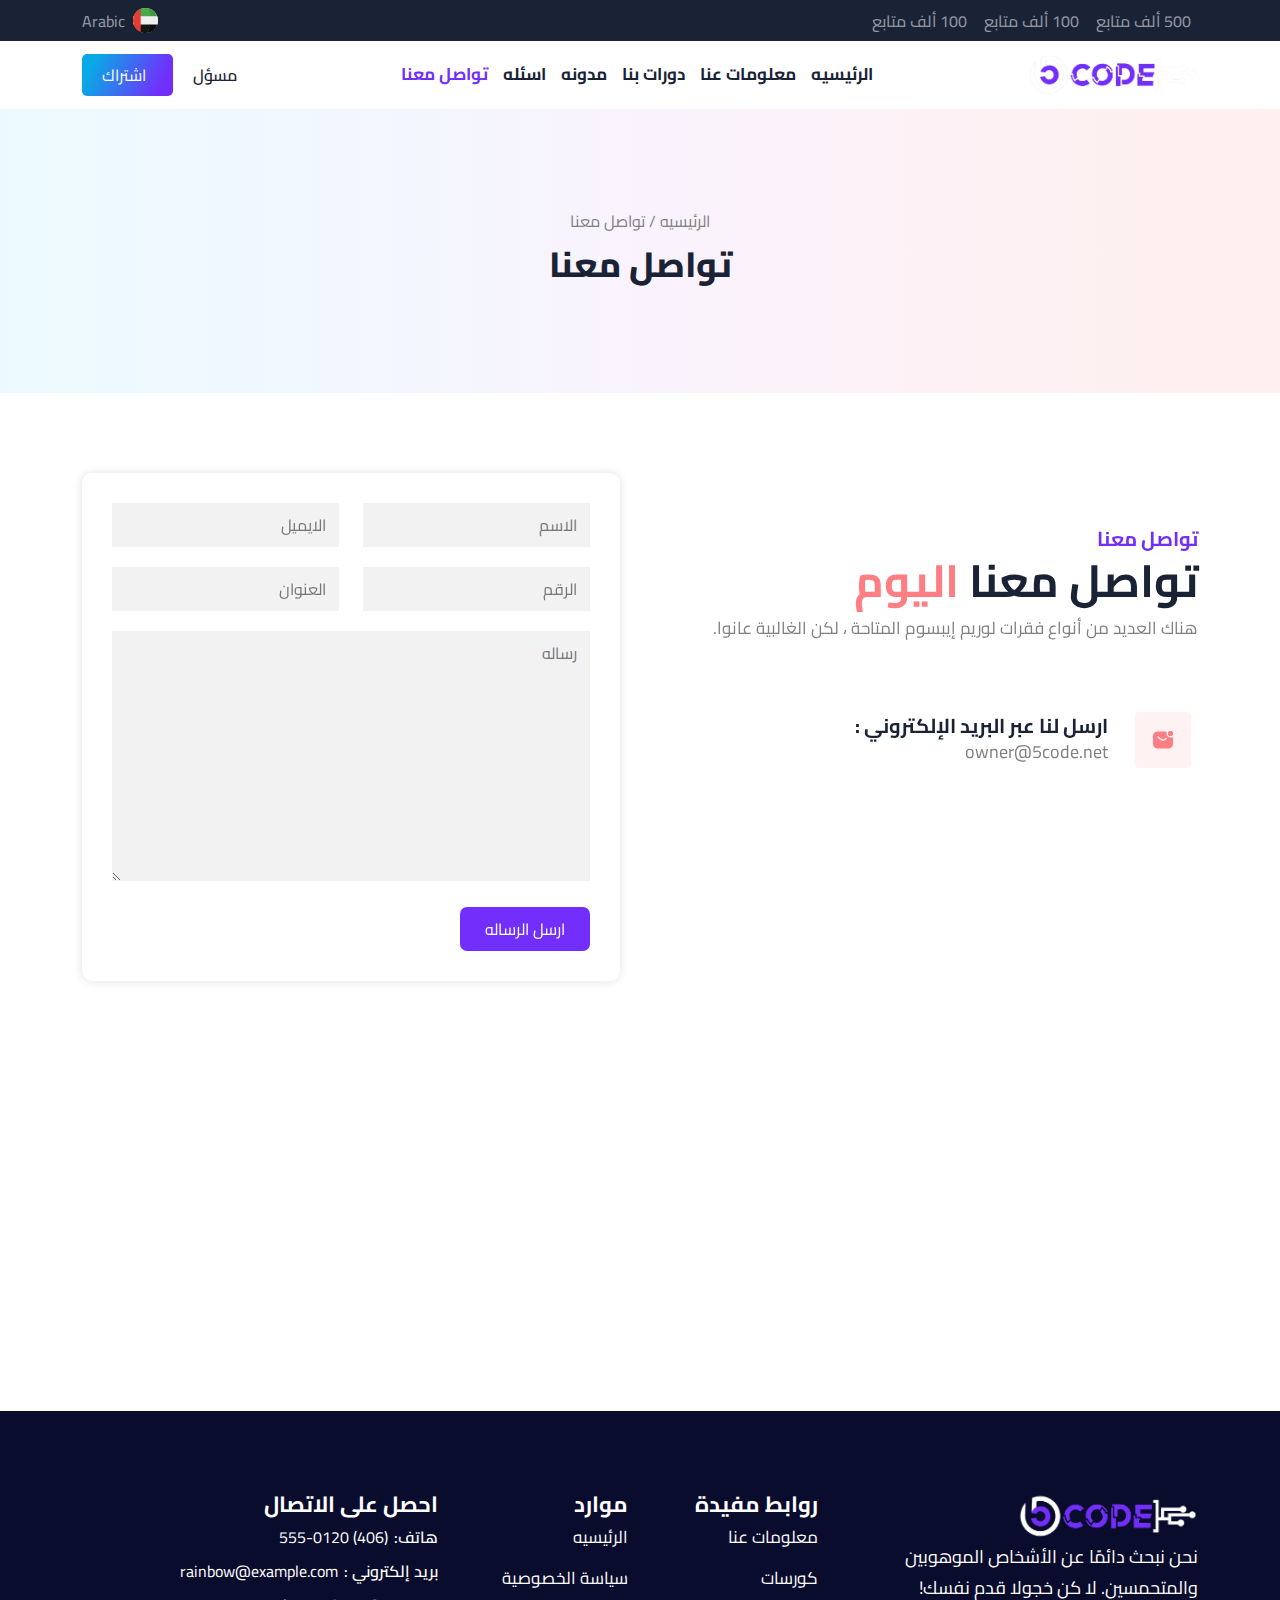
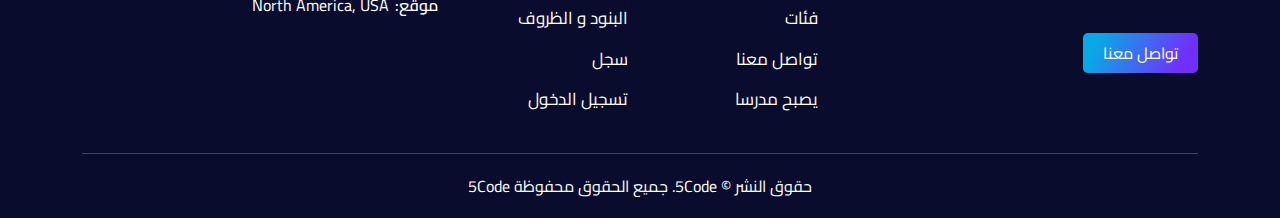
<file: contact.html>
<!DOCTYPE html>
<html lang="en" dir="rtl">
  <head>
    <meta charset="UTF-8" />
    <meta name="viewport" content="width=device-width, initial-scale=1.0" />
    <title>5 Code Courses Code | تواصل معنا</title>
    <link rel="stylesheet" href="css/style.css" />
    <!-- bootstrap -->
    <link rel="stylesheet" href="css/bootstrap.css" />
    <!-- start swiper -->
    <link rel="stylesheet" href="css/style.css" />

    <!-- font awesome -->
    <link
      rel="stylesheet"
      href="https://cdnjs.cloudflare.com/ajax/libs/font-awesome/6.4.0/css/all.min.css"
      integrity="sha512-iecdLmaskl7CVkqkXNQ/ZH/XLlvWZOJyj7Yy7tcenmpD1ypASozpmT/E0iPtmFIB46ZmdtAc9eNBvH0H/ZpiBw=="
      crossorigin="anonymous"
      referrerpolicy="no-referrer"
    />
    <link href="https://unpkg.com/aos@2.3.1/dist/aos.css" rel="stylesheet" />
  </head>
  <body>
    <!-- start mini header -->
    <div class="mini_header">
      <div class="container">
        <div class="line">
          <div class="left">
            <div class="social_info">
              <a href="#">
                <i class="fa-brands fa-facebook-f"></i>
                <span>500 ألف متابع </span>
              </a>
              <a href="#">
                <i class="fa-brands fa-instagram"></i>
                <span>100 ألف متابع </span>
              </a>
              <a href="#">
                <i class="fa-solid fa-phone"></i>
                <span>100 ألف متابع </span>
              </a>
            </div>
          </div>
          <div class="right">
            <div class="social_media">
              <a href="#">
                <i class="fa-brands fa-facebook-f"></i>
              </a>
              <a href="#">
                <i class="fa-brands fa-instagram"></i>
              </a>
              <a href="#">
                <i class="fa-brands fa-youtube"></i>
              </a>
              <a href="#">
                <i class="fa-brands fa-behance"></i>
              </a>
            </div>
            <div class="lang">
              <div class="active_lang">
                <img src="images/arabic.svg" alt="en" />
                <span>Arabic</span>
              </div>
              <div class="list">
                <div class="item">
                  <img src="images/united-kingdom.svg" alt="en" />
                  <span>English</span>
                </div>
                <div class="item">
                  <img src="images/arabic.svg" alt="en" />
                  <span>Arabic</span>
                </div>
              </div>
            </div>
          </div>
        </div>
      </div>
    </div>
    <!-- start mini header -->

    <!-- start header -->
    <div class="header">
      <div class="container">
        <div class="line">
          <div class="logo">
            <img src="images/5code logo.png" alt="" />
          </div>
          <div class="links">
            <a href="index.html" class="link"> الرئيسيه </a>
            <a href="about-us.html" class="link"> معلومات عنا </a>
            <a href="courses.html" class="link"> دورات بنا </a>
            <a href="blog.html" class="link"> مدونه </a>
            <a href="faq.html" class="link"> اسئله </a>
            <a href="contact.html" class="link active"> تواصل معنا </a>
          </div>
          <div class="info">
            <div class="admin">
              <i class="fa-regular fa-user"></i>
              <span>مسؤل</span>
            </div>
            <a href="sign-up.html" class="btn_signUp">
              <i class="fa-solid fa-user-plus"></i>
              اشتراك
            </a>
            <div class="btn_menu icon_menu">
              <i class="fa-solid fa-bars"></i>
            </div>
          </div>
        </div>
      </div>
    </div>
    <!-- end header -->

    <!-- start menu mobile -->
    <div class="overflow"></div>
    <div class="menu_mobile">
      <div class="head">
        <img src="images/5code logo.png" alt="" />

        <i class="fa-solid fa-xmark btn_close_menu"></i>
      </div>
      <div class="links">
        <a href="index.html" class="link"> الرئيسيه </a>
        <a href="about-us.html" class="link"> معلومات عنا </a>
        <a href="courses.html" class="link"> دورات بنا </a>
        <a href="blog.html" class="link"> Blog </a>
        <a href="faq.html" class="link"> اسئله </a>
        <a href="#" class="link active"> تواصل معنا </a>
      </div>
    </div>
    <!-- end menu mobile -->

    <!-- start head page -->
    <div class="head_page">
      <div class="container">
        <div class="paths">
          <a href="index.html">الرئيسيه</a> /
          <a href="contact.html">تواصل معنا</a>
        </div>
        <h1 class="title">تواصل معنا</h1>
      </div>
    </div>
    <!-- end head page -->

    <!-- start contact section -->
    <div class="contact_section">
      <div class="container">
        <div class="line">
          <div class="left">
            <div
              class="subtitle"
              data-aos="fade-right"
              data-aos-duration="1000"
              data-aos-delay="200"
            >
              تواصل معنا
            </div>
            <h1
              class="title"
              data-aos="fade-left"
              data-aos-duration="1000"
              data-aos-delay="400"
            >
              تواصل معنا <span>اليوم</span>
            </h1>
            <div
              class="desc"
              data-aos="fade-left"
              data-aos-duration="1000"
              data-aos-delay="600"
            >
              هناك العديد من أنواع فقرات لوريم إيبسوم المتاحة ، لكن الغالبية
              عانوا.
            </div>
            <div class="items">
              <div
                class="item"
                data-aos="fade-left"
                data-aos-duration="1000"
                data-aos-delay="300"
              >
                <div class="icon">
                  <svg
                    xmlns="http://www.w3.org/2000/svg"
                    width="56"
                    height="56"
                    viewBox="0 0 56 56"
                    fill="none"
                  >
                    <rect
                      opacity="0.1"
                      width="56"
                      height="56"
                      rx="4"
                      fill="#FF7E84"
                    />
                    <path
                      d="M35.5 24C36.8807 24 38 22.8807 38 21.5C38 20.1193 36.8807 19 35.5 19C34.1193 19 33 20.1193 33 21.5C33 22.8807 34.1193 24 35.5 24Z"
                      fill="#FF7E84"
                    />
                    <path
                      d="M35.5 24C36.8807 24 38 22.8807 38 21.5C38 20.1193 36.8807 19 35.5 19C34.1193 19 33 20.1193 33 21.5C33 22.8807 34.1193 24 35.5 24Z"
                      fill="#FF7E84"
                    />
                    <path
                      d="M36.72 25.31C36.02 25.53 35.25 25.57 34.45 25.37C33.11 25.02 32.02 23.95 31.65 22.61C31.47 21.96 31.46 21.32 31.57 20.74C31.7 20.1 31.25 19.5 30.61 19.5H23C20 19.5 18 21 18 24.5V31.5C18 35 20 36.5 23 36.5H33C36 36.5 38 35 38 31.5V26.26C38 25.6 37.36 25.1 36.72 25.31ZM31.52 27.15L30.34 28.09C29.68 28.62 28.84 28.88 28 28.88C27.16 28.88 26.31 28.62 25.66 28.09L22.53 25.59C22.21 25.33 22.16 24.85 22.41 24.53C22.67 24.21 23.14 24.15 23.46 24.41L26.59 26.91C27.35 27.52 28.64 27.52 29.4 26.91L30.58 25.97C30.9 25.71 31.38 25.76 31.63 26.09C31.89 26.41 31.84 26.89 31.52 27.15Z"
                      fill="#FF7E84"
                    />
                  </svg>
                </div>
                <div class="text">
                  <h4>ارسل لنا عبر البريد الإلكتروني :</h4>
                  <span>owner@5code.net</span>
                </div>
              </div>
              <div
                class="item"
                data-aos="fade-left"
                data-aos-duration="1000"
                data-aos-delay="500"
              >
                <div class="icon">
                  <svg
                    xmlns="http://www.w3.org/2000/svg"
                    width="56"
                    height="56"
                    viewBox="0 0 56 56"
                    fill="none"
                  >
                    <rect
                      opacity="0.1"
                      width="56"
                      height="56"
                      rx="4"
                      fill="#30BEAD"
                    />
                    <path
                      d="M33.62 26.7496C33.19 26.7496 32.85 26.3996 32.85 25.9796C32.85 25.6096 32.48 24.8396 31.86 24.1696C31.25 23.5196 30.58 23.1396 30.02 23.1396C29.59 23.1396 29.25 22.7896 29.25 22.3696C29.25 21.9496 29.6 21.5996 30.02 21.5996C31.02 21.5996 32.07 22.1396 32.99 23.1096C33.85 24.0196 34.4 25.1496 34.4 25.9696C34.4 26.3996 34.05 26.7496 33.62 26.7496Z"
                      fill="#30BEAD"
                    />
                    <path
                      d="M37.2278 26.75C36.7978 26.75 36.4578 26.4 36.4578 25.98C36.4578 22.43 33.5678 19.55 30.0278 19.55C29.5978 19.55 29.2578 19.2 29.2578 18.78C29.2578 18.36 29.5978 18 30.0178 18C34.4178 18 37.9978 21.58 37.9978 25.98C37.9978 26.4 37.6478 26.75 37.2278 26.75Z"
                      fill="#30BEAD"
                    />
                    <path
                      d="M27.05 30.95L25.2 32.8C24.81 33.19 24.19 33.19 23.79 32.81C23.68 32.7 23.57 32.6 23.46 32.49C22.43 31.45 21.5 30.36 20.67 29.22C19.85 28.08 19.19 26.94 18.71 25.81C18.24 24.67 18 23.58 18 22.54C18 21.86 18.12 21.21 18.36 20.61C18.6 20 18.98 19.44 19.51 18.94C20.15 18.31 20.85 18 21.59 18C21.87 18 22.15 18.06 22.4 18.18C22.66 18.3 22.89 18.48 23.07 18.74L25.39 22.01C25.57 22.26 25.7 22.49 25.79 22.71C25.88 22.92 25.93 23.13 25.93 23.32C25.93 23.56 25.86 23.8 25.72 24.03C25.59 24.26 25.4 24.5 25.16 24.74L24.4 25.53C24.29 25.64 24.24 25.77 24.24 25.93C24.24 26.01 24.25 26.08 24.27 26.16C24.3 26.24 24.33 26.3 24.35 26.36C24.53 26.69 24.84 27.12 25.28 27.64C25.73 28.16 26.21 28.69 26.73 29.22C26.83 29.32 26.94 29.42 27.04 29.52C27.44 29.91 27.45 30.55 27.05 30.95Z"
                      fill="#30BEAD"
                    />
                    <path
                      d="M37.9716 34.3291C37.9716 34.6091 37.9216 34.8991 37.8216 35.1791C37.7916 35.2591 37.7616 35.3391 37.7216 35.4191C37.5516 35.7791 37.3316 36.1191 37.0416 36.4391C36.5516 36.9791 36.0116 37.3691 35.4016 37.6191C35.3916 37.6191 35.3816 37.6291 35.3716 37.6291C34.7816 37.8691 34.1416 37.9991 33.4516 37.9991C32.4316 37.9991 31.3416 37.7591 30.1916 37.2691C29.0416 36.7791 27.8916 36.1191 26.7516 35.2891C26.3616 34.9991 25.9716 34.7091 25.6016 34.3991L28.8716 31.1291C29.1516 31.3391 29.4016 31.4991 29.6116 31.6091C29.6616 31.6291 29.7216 31.6591 29.7916 31.6891C29.8716 31.7191 29.9516 31.7291 30.0416 31.7291C30.2116 31.7291 30.3416 31.6691 30.4516 31.5591L31.2116 30.8091C31.4616 30.5591 31.7016 30.3691 31.9316 30.2491C32.1616 30.1091 32.3916 30.0391 32.6416 30.0391C32.8316 30.0391 33.0316 30.0791 33.2516 30.1691C33.4716 30.2591 33.7016 30.3891 33.9516 30.5591L37.2616 32.9091C37.5216 33.0891 37.7016 33.2991 37.8116 33.5491C37.9116 33.7991 37.9716 34.0491 37.9716 34.3291Z"
                      fill="#30BEAD"
                    />
                  </svg>
                </div>
                <div class="text">
                  <h4>اتصل بنا :</h4>
                  <span>+971554860049, +201004632317</span>
                </div>
              </div>
              <div
                class="item"
                data-aos="fade-left"
                data-aos-duration="1000"
                data-aos-delay="700"
              >
                <div class="icon">
                  <svg
                    xmlns="http://www.w3.org/2000/svg"
                    width="56"
                    height="56"
                    viewBox="0 0 56 56"
                    fill="none"
                  >
                    <rect
                      opacity="0.1"
                      width="56"
                      height="56"
                      rx="4"
                      fill="#FFBC1F"
                    />
                    <path
                      d="M23.6291 19.5697C23.8084 19.4718 23.9991 19.6224 23.9991 19.8267V33.3825C23.9991 33.6058 23.8466 33.7946 23.6493 33.8988C23.6425 33.9024 23.6358 33.906 23.6291 33.9097L21.2791 35.2497C19.6391 36.1897 18.2891 35.4097 18.2891 33.5097V23.7797C18.2891 23.1497 18.7391 22.3697 19.2991 22.0497L23.6291 19.5697Z"
                      fill="#FFBC1F"
                    />
                    <path
                      d="M30.7219 22.1029C30.8922 22.1873 31 22.3609 31 22.551V35.7041C31 36.0726 30.615 36.3145 30.283 36.1546L26.033 34.107C25.86 34.0236 25.75 33.8485 25.75 33.6565V20.4462C25.75 20.0753 26.1396 19.8336 26.4719 19.9981L30.7219 22.1029Z"
                      fill="#FFBC1F"
                    />
                    <path
                      d="M38 22.4901V32.2201C38 32.8501 37.55 33.6301 36.99 33.9501L33.4986 35.951C33.1653 36.1421 32.75 35.9014 32.75 35.5172V22.3304C32.75 22.1509 32.8462 21.9851 33.0021 21.8961L35.01 20.7501C36.65 19.8101 38 20.5901 38 22.4901Z"
                      fill="#FFBC1F"
                    />
                  </svg>
                </div>
                <div class="text">
                  <h4>المكتب :</h4>
                  <span>Dtec, Silicon Oasis Dubai </span>
                </div>
              </div>
            </div>
          </div>
          <div
            class="right"
            data-aos="zoom-in"
            data-aos-duration="1000"
            data-aos-delay="200"
          >
            <form action="">
              <div class="inputs row">
                <div class="input_item col-12 col-md-6">
                  <input type="text" placeholder="الاسم" />
                </div>
                <div class="input_item col-12 col-md-6">
                  <input type="email" placeholder="الايميل" />
                </div>
                <div class="input_item col-12 col-md-6">
                  <input type="text" placeholder="الرقم" />
                </div>
                <div class="input_item col-12 col-md-6">
                  <input type="text" placeholder="العنوان" />
                </div>
                <div class="input_item col-12">
                  <textarea name="" placeholder="رساله"></textarea>
                </div>
              </div>

              <div class="btn_submit">ارسل الرساله</div>
            </form>
          </div>
        </div>
      </div>
    </div>
    <!-- end contact section -->

    <!-- start map -->
    <div class="map">
      <iframe
        loading="lazy"
        src="https://maps.google.com/maps?q=London%20Eye%2C%20London%2C%20United%20Kingdom&amp;t=m&amp;z=12&amp;output=embed&amp;iwloc=near"
        title="London Eye, London, United Kingdom"
        aria-label="London Eye, London, United Kingdom"
      ></iframe>
    </div>
    <!-- end map -->

    <!-- start footer -->
    <footer>
      <div class="container">
        <div class="row">
          <div class="col-12 col-md-6 col-lg-4">
            <div class="footer_widget">
              <div class="logo">
                <img src="images/5code logo.png" alt="logo" loading="lazy" />
              </div>
              <div class="desc">
                نحن نبحث دائمًا عن الأشخاص الموهوبين والمتحمسين. لا كن خجولا قدم
                نفسك!
              </div>
              <a href="#" class="btn_contact">تواصل معنا</a>
            </div>
          </div>
          <div class="col-12 col-md-6 col-lg-2">
            <div class="items">
              <h4>روابط مفيدة</h4>
              <div class="item">معلومات عنا</div>
              <div class="item">كورسات</div>
              <div class="item">فئات</div>
              <div class="item">تواصل معنا</div>
              <div class="item">يصبح مدرسا</div>
            </div>
          </div>
          <div class="col-12 col-md-6 col-lg-2">
            <div class="items">
              <h4>موارد</h4>
              <div class="item">الرئيسيه</div>
              <div class="item">سياسة الخصوصية</div>
              <div class="item">البنود و الظروف</div>
              <div class="item">سجل</div>
              <div class="item">تسجيل الدخول</div>
            </div>
          </div>
          <div class="col-12 col-md-6 col-lg-3">
            <h4>احصل على الاتصال</h4>
            <div class="contact_details">
              <div class="detail">
                <p>هاتف:</p>
                <span>(406) 555-0120</span>
              </div>
              <div class="detail">
                <p>بريد إلكتروني :</p>
                <span>rainbow@example.com</span>
              </div>
              <div class="detail">
                <p>موقع:</p>
                <span> North America, USA</span>
              </div>
            </div>
            <div class="social_media">
              <a href="#">
                <i class="fa-brands fa-facebook-f"></i>
              </a>
              <a href="#">
                <i class="fa-brands fa-instagram"></i>
              </a>
              <a href="#">
                <i class="fa-brands fa-youtube"></i>
              </a>
              <a href="#">
                <i class="fa-brands fa-behance"></i>
              </a>
            </div>
          </div>
        </div>
        <div class="copy_right">
          حقوق النشر © 5Code. جميع الحقوق محفوظة 5Code
        </div>
      </div>
    </footer>
    <!-- end footer -->

    <script src="js/bootstrap.js"></script>
    <script src="js/main.js"></script>
    <script src="https://unpkg.com/aos@2.3.1/dist/aos.js"></script>
    <script>
      AOS.init();
    </script>
  </body>
</html>
</file>
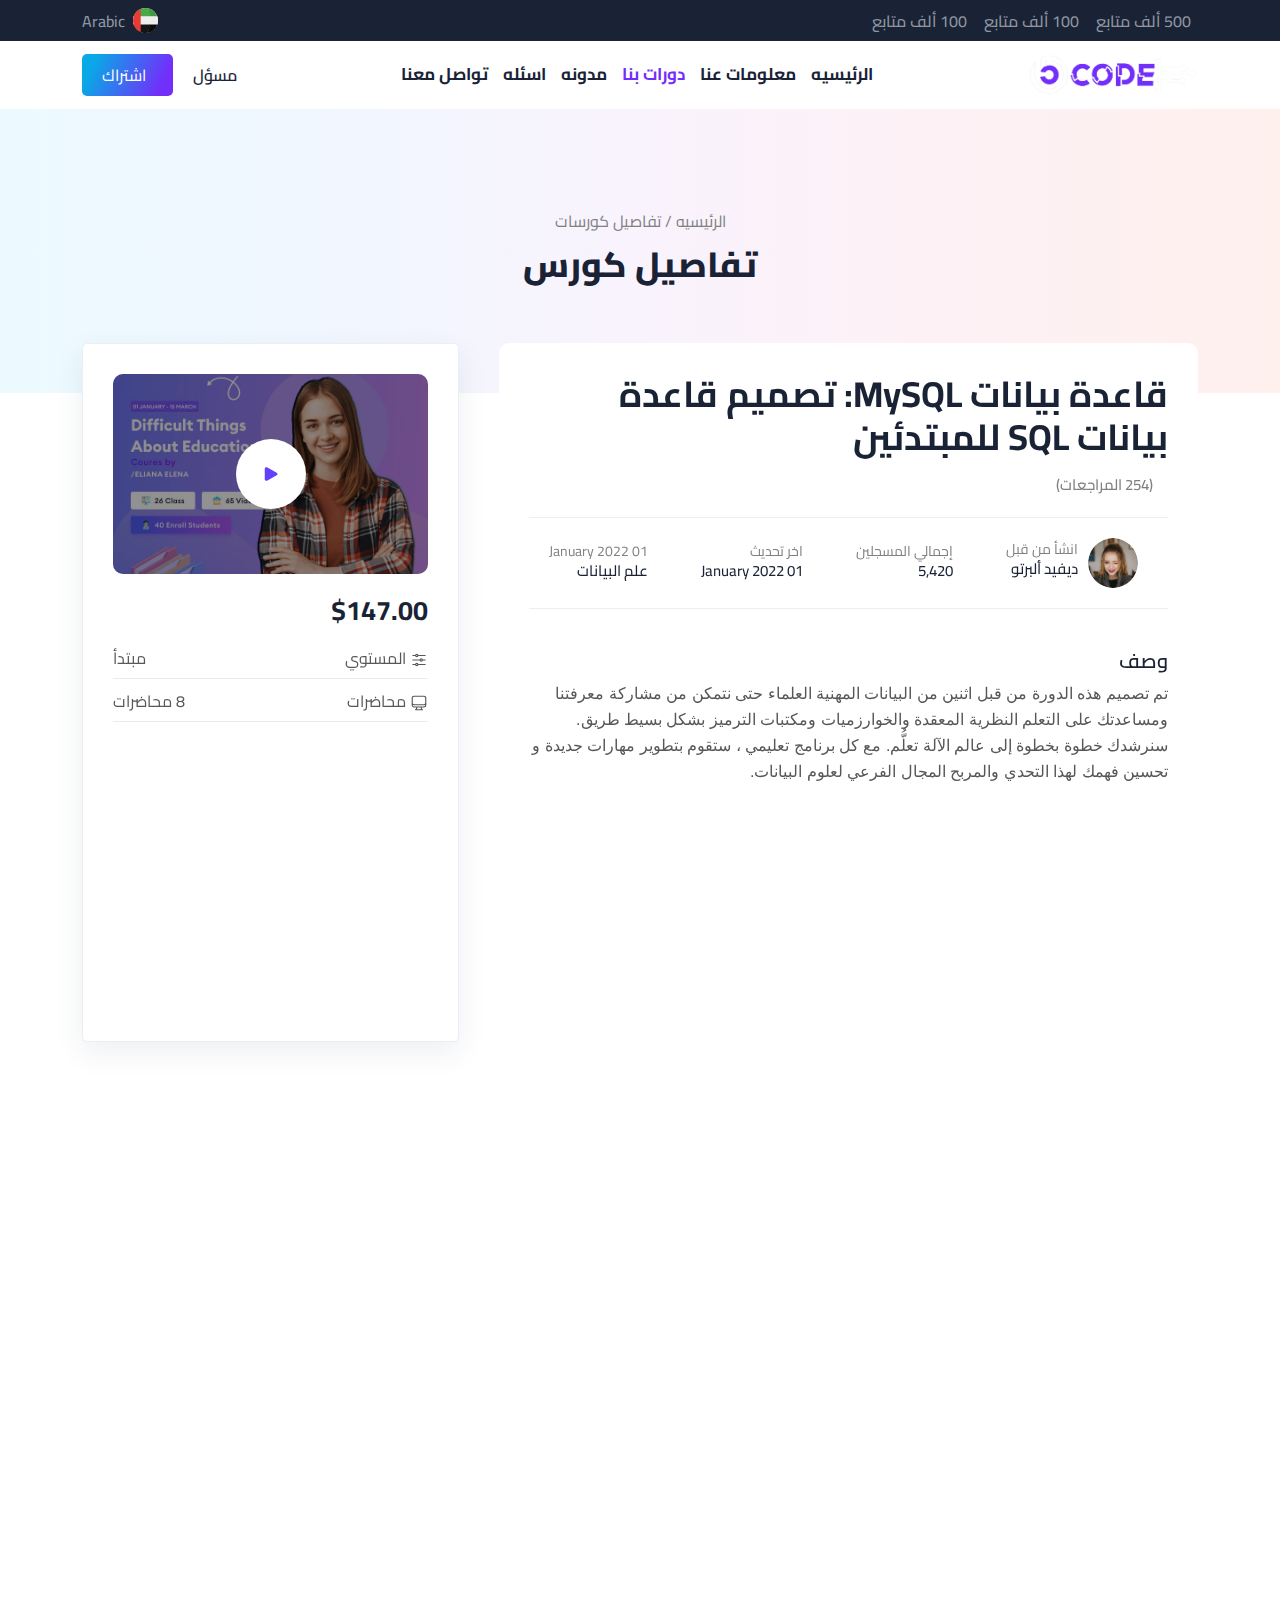
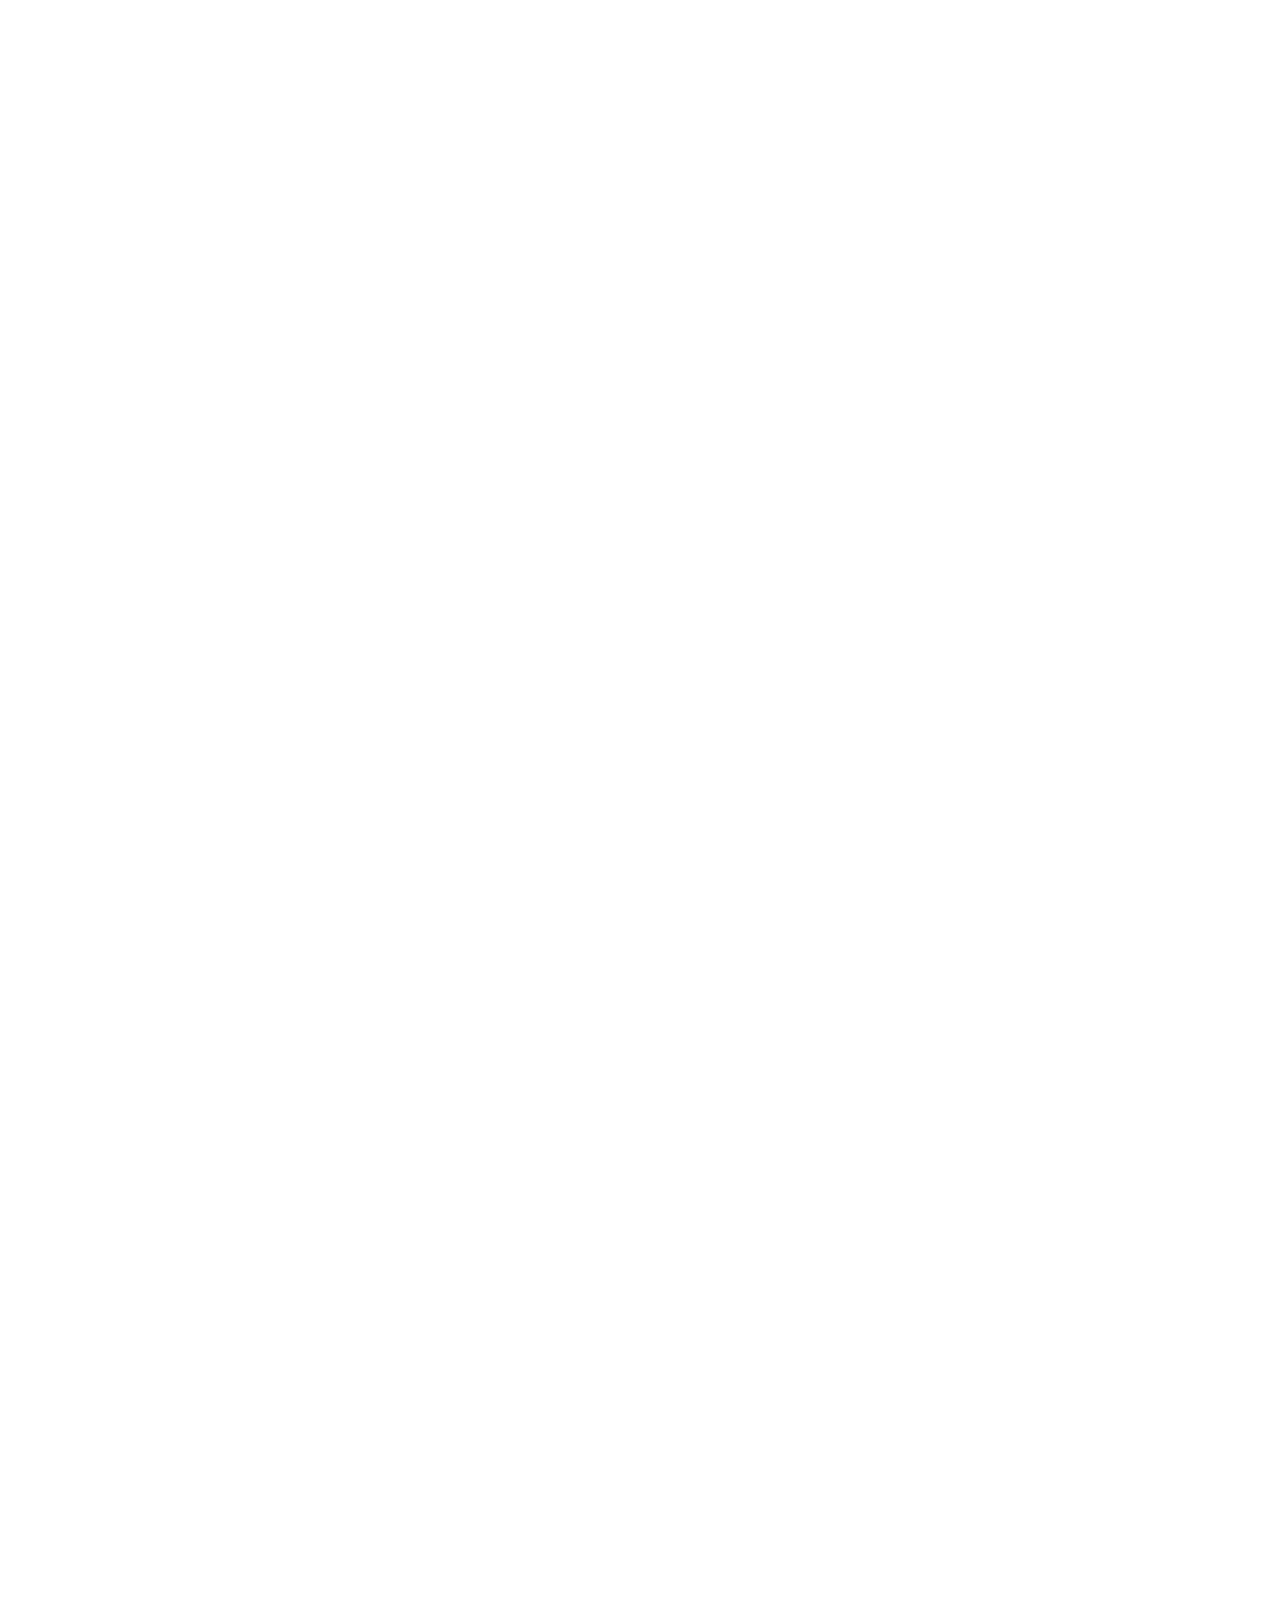
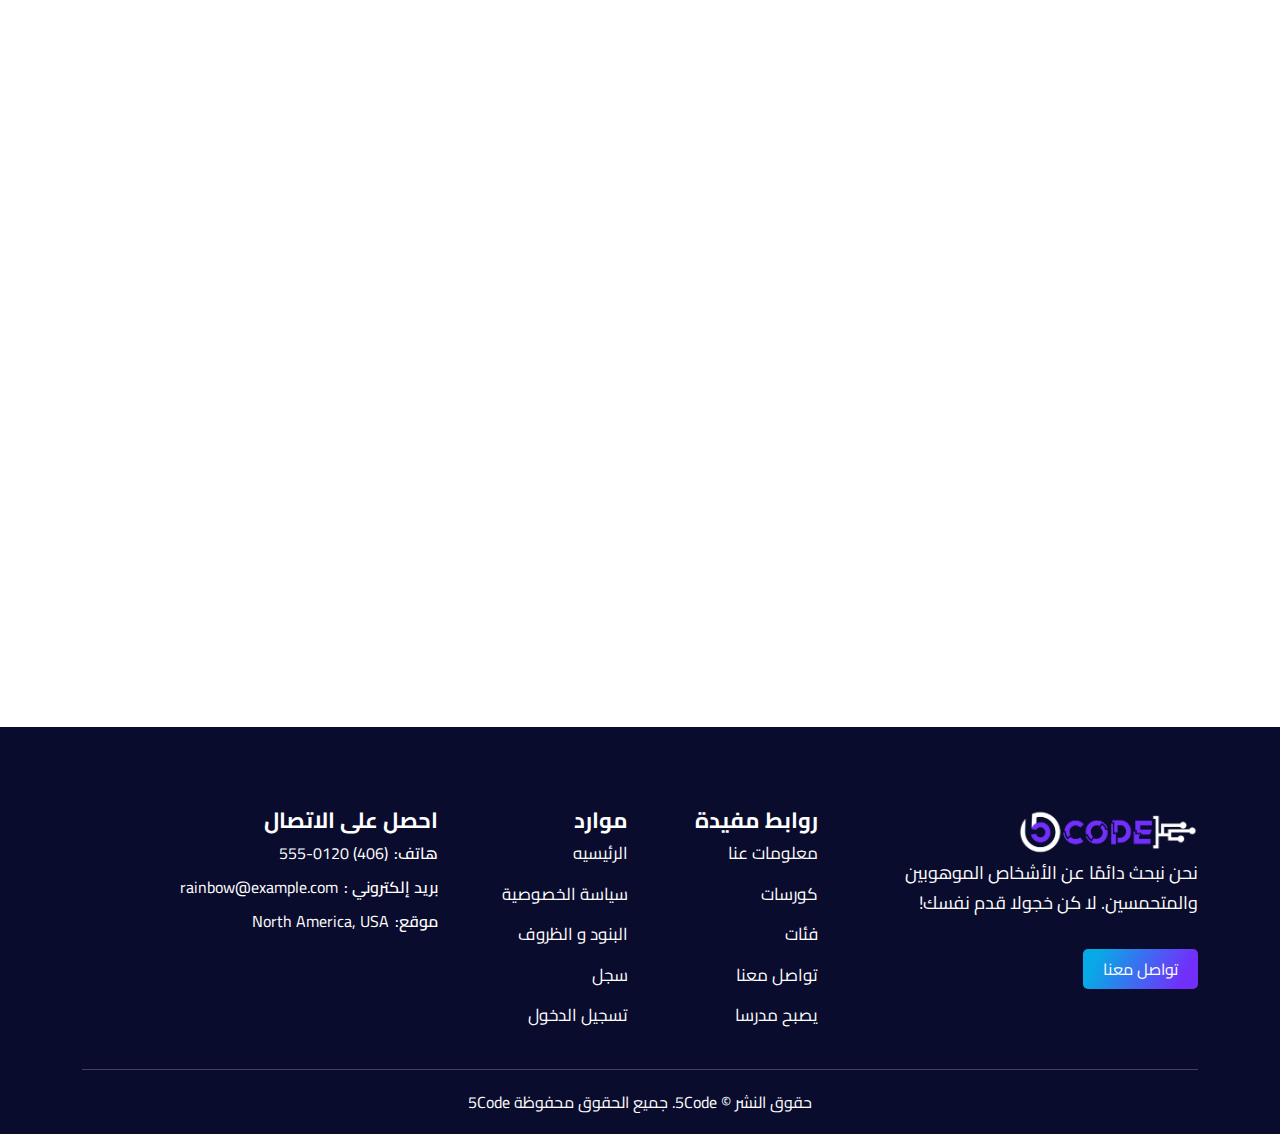
<file: courseDetails.html>
<!DOCTYPE html>
<html lang="en" dir="rtl">
  <head>
    <meta charset="UTF-8" />
    <meta name="viewport" content="width=device-width, initial-scale=1.0" />
    <title>5 Code Courses Code | Courses Details</title>
    <link rel="stylesheet" href="css/style.css" />
    <!-- bootstrap -->
    <link rel="stylesheet" href="css/bootstrap.css" />
    <!-- start swiper -->
    <link rel="stylesheet" href="css/style.css" />

    <!-- font awesome -->
    <link
      rel="stylesheet"
      href="https://cdnjs.cloudflare.com/ajax/libs/font-awesome/6.4.0/css/all.min.css"
      integrity="sha512-iecdLmaskl7CVkqkXNQ/ZH/XLlvWZOJyj7Yy7tcenmpD1ypASozpmT/E0iPtmFIB46ZmdtAc9eNBvH0H/ZpiBw=="
      crossorigin="anonymous"
      referrerpolicy="no-referrer"
    />
    <link href="https://unpkg.com/aos@2.3.1/dist/aos.css" rel="stylesheet" />
  </head>
  <body>
    <!-- start mini header -->
    <div class="mini_header">
      <div class="container">
        <div class="line">
          <div class="left">
            <div class="social_info">
              <a href="#">
                <i class="fa-brands fa-facebook-f"></i>
                <span>500 ألف متابع </span>
              </a>
              <a href="#">
                <i class="fa-brands fa-instagram"></i>
                <span>100 ألف متابع </span>
              </a>
              <a href="#">
                <i class="fa-solid fa-phone"></i>
                <span>100 ألف متابع </span>
              </a>
            </div>
          </div>
          <div class="right">
            <div class="social_media">
              <a href="#">
                <i class="fa-brands fa-facebook-f"></i>
              </a>
              <a href="#">
                <i class="fa-brands fa-instagram"></i>
              </a>
              <a href="#">
                <i class="fa-brands fa-youtube"></i>
              </a>
              <a href="#">
                <i class="fa-brands fa-behance"></i>
              </a>
            </div>
            <div class="lang">
              <div class="active_lang">
                <img src="images/arabic.svg" alt="en" />
                <span>Arabic</span>
              </div>
              <div class="list">
                <div class="item">
                  <img src="images/united-kingdom.svg" alt="en" />
                  <span>English</span>
                </div>
                <div class="item">
                  <img src="images/arabic.svg" alt="en" />
                  <span>Arabic</span>
                </div>
              </div>
            </div>
          </div>
        </div>
      </div>
    </div>
    <!-- start mini header -->

    <!-- start header -->
    <div class="header">
      <div class="container">
        <div class="line">
          <div class="logo">
            <img src="images/5code logo.png" alt="" />
          </div>
          <div class="links">
            <a href="index.html" class="link"> الرئيسيه </a>
            <a href="about-us.html" class="link"> معلومات عنا </a>
            <a href="courses.html" class="link active"> دورات بنا </a>
            <a href="blog.html" class="link"> مدونه </a>
            <a href="faq.html" class="link"> اسئله </a>
            <a href="contact.html" class="link"> تواصل معنا </a>
          </div>
          <div class="info">
            <div class="admin">
              <i class="fa-regular fa-user"></i>
              <span>مسؤل</span>
            </div>
            <a href="sign-up.html" class="btn_signUp">
              <i class="fa-solid fa-user-plus"></i>
              اشتراك
            </a>
            <div class="btn_menu icon_menu">
              <i class="fa-solid fa-bars"></i>
            </div>
          </div>
        </div>
      </div>
    </div>
    <!-- end header -->

    <!-- start menu mobile -->
    <div class="overflow"></div>
    <div class="menu_mobile">
      <div class="head">
        <img src="images/5code logo.png" alt="" />

        <i class="fa-solid fa-xmark btn_close_menu"></i>
      </div>
      <div class="links">
        <a href="index.html" class="link active"> الرئيسيه </a>
        <a href="about-us.html" class="link"> معلومات عنا </a>
        <a href="courses.html" class="link"> دورات بنا </a>
        <a href="blog.html" class="link"> مدونه </a>
        <a href="faq.html" class="link"> اسئله </a>
        <a href="contact.html" class="link"> تواصل معنا </a>
      </div>
    </div>
    <!-- end menu mobile -->

    <!-- start head page -->
    <div class="head_page">
      <div class="container">
        <div class="paths">
          <a href="index.html">الرئيسيه</a> /
          <a href="courseDetails.html">تفاصيل كورسات </a>
        </div>
        <h1 class="title">تفاصيل كورس</h1>
      </div>
    </div>
    <!-- end head page -->

    <!-- start course details -->
    <div class="course_details">
      <div class="container">
        <div class="line">
          <div class="left">
            <h2
              class="title"
              data-aos="fade-right"
              data-aos-duration="1000"
              data-aos-delay="200"
            >
              قاعدة بيانات MySQL: تصميم قاعدة بيانات SQL للمبتدئين
            </h2>
            <div
              class="rating"
              data-aos="fade-right"
              data-aos-duration="1000"
              data-aos-delay="300"
            >
              <span
                ><i class="fa-solid fa-star solid"></i>
                <i class="fa-solid fa-star solid"></i>
                <i class="fa-solid fa-star solid"></i>
                <i class="fa-solid fa-star solid"></i>
                <i class="fa-regular fa-star"></i
              ></span>
              <p>(254 المراجعات)</p>
            </div>
            <div
              class="details_meta"
              data-aos="fade-right"
              data-aos-duration="1000"
              data-aos-delay="400"
            >
              <div class="profile">
                <img src="images/profile-card.png" alt="" />
                <div class="text">
                  <span> انشأ من قبل</span>
                  <h5>ديفيد ألبرتو</h5>
                </div>
              </div>
              <div class="info">
                <span>إجمالي المسجلين </span>
                <h5>5,420</h5>
              </div>
              <div class="info">
                <span>اخر تحديث </span>
                <h5>01 January 2022</h5>
              </div>
              <div class="info">
                <span>01 January 2022</span>
                <h5>علم البيانات</h5>
              </div>
            </div>

            <div
              class="description"
              data-aos="fade-right"
              data-aos-duration="1000"
              data-aos-delay="500"
            >
              <h4>وصف</h4>
              <p>
                تم تصميم هذه الدورة من قبل اثنين من البيانات المهنية العلماء حتى
                نتمكن من مشاركة معرفتنا ومساعدتك على التعلم النظرية المعقدة
                والخوارزميات ومكتبات الترميز بشكل بسيط طريق. سنرشدك خطوة بخطوة
                إلى عالم الآلة تعلُّم. مع كل برنامج تعليمي ، ستقوم بتطوير مهارات
                جديدة و تحسين فهمك لهذا التحدي والمربح المجال الفرعي لعلوم
                البيانات.
              </p>
            </div>

            <div
              class="what_you_learn"
              data-aos="fade-right"
              data-aos-duration="1000"
              data-aos-delay="600"
            >
              <h4>ماذا ستتعلم</h4>
              <div class="row">
                <div class="col-12 col-md-6">
                  <div class="item">
                    <i class="fa-solid fa-check"></i>
                    <span>تعامل مع التقنيات المتقدمة مثل الأبعاد تخفيض</span>
                  </div>
                  <div class="item">
                    <i class="fa-solid fa-check"></i>
                    <span> التعامل مع مواضيع محددة مثل التعلم المعزز أفضل</span>
                  </div>
                  <div class="item">
                    <i class="fa-solid fa-check"></i>
                    <span>
                      تعرف على نموذج التعلم الآلي الذي يجب اختياره لكل نوع من
                      المشكلة</span
                    >
                  </div>
                </div>
                <div class="col-12 col-md-6">
                  <div class="item">
                    <i class="fa-solid fa-check"></i>
                    <span>تعامل مع التقنيات المتقدمة مثل الأبعاد تخفيض</span>
                  </div>
                  <div class="item">
                    <i class="fa-solid fa-check"></i>
                    <span>التعامل مع مواضيع محددة مثل التعلم المعزز أفضل</span>
                  </div>
                  <div class="item">
                    <i class="fa-solid fa-check"></i>
                    <span
                      >تعرف على نموذج التعلم الآلي الذي يجب اختياره لكل نوع من
                      المشكلة</span
                    >
                  </div>
                </div>
              </div>
            </div>

            <div
              class="requirements"
              data-aos="fade-right"
              data-aos-duration="1000"
              data-aos-delay="600"
            >
              <h4>متطلبات</h4>
              <div class="requirement">
                <i class="fa-solid fa-circle"></i>
                مستوى الرياضيات في المدرسة الثانوية
              </div>
              <div class="requirement">
                <i class="fa-solid fa-circle"></i>
                مطلوب معرفة أساسية بيثون
              </div>
              <div class="requirement">
                <i class="fa-solid fa-circle"></i>
                الإنترنت ذات النطاق العريض
              </div>
            </div>

            <div
              class="المدربين"
              data-aos="fade-right"
              data-aos-duration="1000"
              data-aos-delay="700"
            >
              <div class="profile">
                <img src="images/profile-card3.png" alt="" />
                <div class="text">
                  <h5>ديفيد ألبرتو</h5>
                  <span class="position">عالم البيانات ، BDevs Ltd</span>
                  <div class="rating_profile">
                    <span><i class="fa-solid fa-star solid"></i> 4.6</span>
                    <p>(254 المراجعات)</p>
                  </div>
                  <div class="details">
                    <div class="detail">
                      <svg
                        xmlns="http://www.w3.org/2000/svg"
                        fill="none"
                        viewBox="0 0 24 24"
                        stroke-width="1.5"
                        stroke="currentColor"
                        class="w-6 h-6"
                      >
                        <path
                          stroke-linecap="round"
                          stroke-linejoin="round"
                          d="M6 20.25h12m-7.5-3v3m3-3v3m-10.125-3h17.25c.621 0 1.125-.504 1.125-1.125V4.875c0-.621-.504-1.125-1.125-1.125H3.375c-.621 0-1.125.504-1.125 1.125v11.25c0 .621.504 1.125 1.125 1.125z"
                        />
                      </svg>

                      <span>3 كورسات</span>
                    </div>
                    <div class="detail">
                      <svg
                        xmlns="http://www.w3.org/2000/svg"
                        fill="none"
                        viewBox="0 0 24 24"
                        stroke-width="1.5"
                        stroke="currentColor"
                        class="w-6 h-6"
                      >
                        <path
                          stroke-linecap="round"
                          stroke-linejoin="round"
                          d="M15 19.128a9.38 9.38 0 002.625.372 9.337 9.337 0 004.121-.952 4.125 4.125 0 00-7.533-2.493M15 19.128v-.003c0-1.113-.285-2.16-.786-3.07M15 19.128v.106A12.318 12.318 0 018.624 21c-2.331 0-4.512-.645-6.374-1.766l-.001-.109a6.375 6.375 0 0111.964-3.07M12 6.375a3.375 3.375 0 11-6.75 0 3.375 3.375 0 016.75 0zm8.25 2.25a2.625 2.625 0 11-5.25 0 2.625 2.625 0 015.25 0z"
                        />
                      </svg>

                      <span>78,742 طلاب</span>
                    </div>
                  </div>
                </div>
              </div>
              <p
                class="desc"
                data-aos="fade-right"
                data-aos-duration="1000"
                data-aos-delay="800"
              >
                من الناحية المهنية ، أتيت من قسم استشارات علوم البيانات مع خبرة
                في التمويل والتجزئة والنقل وغيرها الصناعات. لقد تدربت من قبل
                أفضل الموجهين التحليليين في Deloitte Australia ومنذ أن بدأت في
                Udemy لقد توفيت معرفتي للانتشار في جميع أنحاء العالم
              </p>
            </div>

            <div
              class="المراجعات"
              data-aos="fade-right"
              data-aos-duration="1000"
              data-aos-delay="800"
            >
              <h4>المراجعات</h4>
              <div class="review">
                <img
                  src="images/avater-01.png"
                  alt="avater-img"
                  loading="lazy"
                />
                <div class="text">
                  <h5>سوتابدي كوندا</h5>
                  <div class="rating_review">
                    <div class="stars">
                      <i class="fa-solid fa-star"></i>
                      <i class="fa-solid fa-star"></i>
                      <i class="fa-solid fa-star"></i>
                      <i class="fa-solid fa-star"></i>
                      <i class="fa-solid fa-star"></i>
                    </div>
                    <span class="time">55 min ago</span>
                  </div>
                  <p>
                    نظيف للغاية ومنظم مع دروس تعليمية سهلة المتابعة ، تمارين
                    وحلول. هذه الدورة تبدأ من يبدأ بقليل من المعرفة ويعطي قيمة
                    كبيرة نظرة عامة على الأدوات الشائعة المستخدمة في علم
                    البيانات و يتطور إلى مفاهيم وأفكار أكثر تعقيدًا
                  </p>
                </div>
              </div>
              <div class="review">
                <img
                  src="images/avater-01.png"
                  alt="avater-img"
                  loading="lazy"
                />
                <div class="text">
                  <h5>سوتابدي كوندا</h5>
                  <div class="rating_review">
                    <div class="stars">
                      <i class="fa-solid fa-star"></i>
                      <i class="fa-solid fa-star"></i>
                      <i class="fa-solid fa-star"></i>
                      <i class="fa-solid fa-star"></i>
                      <i class="fa-solid fa-star"></i>
                    </div>
                    <span class="time">55 min ago</span>
                  </div>
                  <p>
                    نظيف للغاية ومنظم مع دروس تعليمية سهلة المتابعة ، تمارين
                    وحلول. هذه الدورة تبدأ من يبدأ بقليل من المعرفة ويعطي قيمة
                    كبيرة نظرة عامة على الأدوات الشائعة المستخدمة في علم
                    البيانات و يتطور إلى مفاهيم وأفكار أكثر تعقيدًا
                  </p>
                </div>
              </div>
              <div class="review">
                <img
                  src="images/avater-01.png"
                  alt="avater-img"
                  loading="lazy"
                />
                <div class="text">
                  <h5>سوتابدي كوندا</h5>
                  <div class="rating_review">
                    <div class="stars">
                      <i class="fa-solid fa-star"></i>
                      <i class="fa-solid fa-star"></i>
                      <i class="fa-solid fa-star"></i>
                      <i class="fa-solid fa-star"></i>
                      <i class="fa-solid fa-star"></i>
                    </div>
                    <span class="time">55 min ago</span>
                  </div>
                  <p>
                    نظيف للغاية ومنظم مع دروس تعليمية سهلة المتابعة ، تمارين
                    وحلول. هذه الدورة تبدأ من يبدأ بقليل من المعرفة ويعطي قيمة
                    كبيرة نظرة عامة على الأدوات الشائعة المستخدمة في علم
                    البيانات و يتطور إلى مفاهيم وأفكار أكثر تعقيدًا
                  </p>
                </div>
              </div>

              <button class="btn_write">المراجعات</button>
            </div>
          </div>
          <div class="right">
            <div
              class="inter_vedio"
              data-aos="zoom-in"
              data-aos-duration="1000"
              data-aos-delay="500"
            >
              <img src="images/course-01.jpg" alt="" />
              <span class="play"
                ><svg
                  xmlns="http://www.w3.org/2000/svg"
                  viewBox="0 0 24 24"
                  fill="currentColor"
                  class="w-6 h-6"
                >
                  <path
                    fill-rule="evenodd"
                    d="M4.5 5.653c0-1.426 1.529-2.33 2.779-1.643l11.54 6.348c1.295.712 1.295 2.573 0 3.285L7.28 19.991c-1.25.687-2.779-.217-2.779-1.643V5.653z"
                    clip-rule="evenodd"
                  />
                </svg>
              </span>
            </div>

            <h2 class="price">$147.00</h2>

            <div class="course_video_body">
              <div
                class="item"
                data-aos="fade-right"
                data-aos-duration="1000"
                data-aos-delay="200"
              >
                <div class="course-vide-icon">
                  <svg
                    xmlns="http://www.w3.org/2000/svg"
                    fill="none"
                    viewBox="0 0 24 24"
                    stroke-width="1.5"
                    stroke="currentColor"
                    class="w-6 h-6"
                  >
                    <path
                      stroke-linecap="round"
                      stroke-linejoin="round"
                      d="M10.5 6h9.75M10.5 6a1.5 1.5 0 11-3 0m3 0a1.5 1.5 0 10-3 0M3.75 6H7.5m3 12h9.75m-9.75 0a1.5 1.5 0 01-3 0m3 0a1.5 1.5 0 00-3 0m-3.75 0H7.5m9-6h3.75m-3.75 0a1.5 1.5 0 01-3 0m3 0a1.5 1.5 0 00-3 0m-9.75 0h9.75"
                    />
                  </svg>

                  المستوي
                </div>
                <div class="course-vide-info">مبتدأ</div>
              </div>
              <div
                class="item"
                data-aos="fade-right"
                data-aos-duration="1000"
                data-aos-delay="300"
              >
                <div class="course-vide-icon">
                  <svg
                    xmlns="http://www.w3.org/2000/svg"
                    fill="none"
                    viewBox="0 0 24 24"
                    stroke-width="1.5"
                    stroke="currentColor"
                    class="w-6 h-6"
                  >
                    <path
                      stroke-linecap="round"
                      stroke-linejoin="round"
                      d="M9 17.25v1.007a3 3 0 01-.879 2.122L7.5 21h9l-.621-.621A3 3 0 0115 18.257V17.25m6-12V15a2.25 2.25 0 01-2.25 2.25H5.25A2.25 2.25 0 013 15V5.25m18 0A2.25 2.25 0 0018.75 3H5.25A2.25 2.25 0 003 5.25m18 0V12a2.25 2.25 0 01-2.25 2.25H5.25A2.25 2.25 0 013 12V5.25"
                    />
                  </svg>
                  محاضرات
                </div>
                <div class="course-vide-info">8 محاضرات</div>
              </div>
              <div
                class="item"
                data-aos="fade-right"
                data-aos-duration="1000"
                data-aos-delay="400"
              >
                <div class="course-vide-icon">
                  <svg
                    xmlns="http://www.w3.org/2000/svg"
                    fill="none"
                    viewBox="0 0 24 24"
                    stroke-width="1.5"
                    stroke="currentColor"
                    class="w-6 h-6"
                  >
                    <path
                      stroke-linecap="round"
                      stroke-linejoin="round"
                      d="M12 6v6h4.5m4.5 0a9 9 0 11-18 0 9 9 0 0118 0z"
                    />
                  </svg>

                  المده
                </div>
                <div class="course-vide-info">1h 30m 12s</div>
              </div>
              <div
                class="item"
                data-aos="fade-right"
                data-aos-duration="1000"
                data-aos-delay="500"
              >
                <div class="course-vide-icon">
                  <svg
                    xmlns="http://www.w3.org/2000/svg"
                    fill="none"
                    viewBox="0 0 24 24"
                    stroke-width="1.5"
                    stroke="currentColor"
                    class="w-6 h-6"
                  >
                    <path
                      stroke-linecap="round"
                      stroke-linejoin="round"
                      d="M2.25 7.125C2.25 6.504 2.754 6 3.375 6h6c.621 0 1.125.504 1.125 1.125v3.75c0 .621-.504 1.125-1.125 1.125h-6a1.125 1.125 0 01-1.125-1.125v-3.75zM14.25 8.625c0-.621.504-1.125 1.125-1.125h5.25c.621 0 1.125.504 1.125 1.125v8.25c0 .621-.504 1.125-1.125 1.125h-5.25a1.125 1.125 0 01-1.125-1.125v-8.25zM3.75 16.125c0-.621.504-1.125 1.125-1.125h5.25c.621 0 1.125.504 1.125 1.125v2.25c0 .621-.504 1.125-1.125 1.125h-5.25a1.125 1.125 0 01-1.125-1.125v-2.25z"
                    />
                  </svg>

                  الفئه
                </div>
                <div class="course-vide-info">علم البيانات</div>
              </div>
              <div
                class="item"
                data-aos="fade-right"
                data-aos-duration="1000"
                data-aos-delay="600"
              >
                <div class="course-vide-icon">
                  <svg
                    xmlns="http://www.w3.org/2000/svg"
                    fill="none"
                    viewBox="0 0 24 24"
                    stroke-width="1.5"
                    stroke="currentColor"
                    class="w-6 h-6"
                  >
                    <path
                      stroke-linecap="round"
                      stroke-linejoin="round"
                      d="M12 21a9.004 9.004 0 008.716-6.747M12 21a9.004 9.004 0 01-8.716-6.747M12 21c2.485 0 4.5-4.03 4.5-9S14.485 3 12 3m0 18c-2.485 0-4.5-4.03-4.5-9S9.515 3 12 3m0 0a8.997 8.997 0 017.843 4.582M12 3a8.997 8.997 0 00-7.843 4.582m15.686 0A11.953 11.953 0 0112 10.5c-2.998 0-5.74-1.1-7.843-2.918m15.686 0A8.959 8.959 0 0121 12c0 .778-.099 1.533-.284 2.253m0 0A17.919 17.919 0 0112 16.5c-3.162 0-6.133-.815-8.716-2.247m0 0A9.015 9.015 0 013 12c0-1.605.42-3.113 1.157-4.418"
                    />
                  </svg>

                  اللغه
                </div>
                <div class="course-vide-info">الانجليزية</div>
              </div>
              <div
                class="item"
                data-aos="fade-right"
                data-aos-duration="1000"
                data-aos-delay="700"
              >
                <div class="course-vide-icon">
                  <svg
                    xmlns="http://www.w3.org/2000/svg"
                    fill="none"
                    viewBox="0 0 24 24"
                    stroke-width="1.5"
                    stroke="currentColor"
                    class="w-6 h-6"
                  >
                    <path
                      stroke-linecap="round"
                      stroke-linejoin="round"
                      d="M17.593 3.322c1.1.128 1.907 1.077 1.907 2.185V21L12 17.25 4.5 21V5.507c0-1.108.806-2.057 1.907-2.185a48.507 48.507 0 0111.186 0z"
                    />
                  </svg>

                  وصول
                </div>
                <div class="course-vide-info">عمر كامل</div>
              </div>
              <div
                class="item"
                data-aos="fade-right"
                data-aos-duration="1000"
                data-aos-delay="800"
              >
                <div class="course-vide-icon">
                  <svg
                    xmlns="http://www.w3.org/2000/svg"
                    fill="none"
                    viewBox="0 0 24 24"
                    stroke-width="1.5"
                    stroke="currentColor"
                    class="w-6 h-6"
                  >
                    <path
                      stroke-linecap="round"
                      stroke-linejoin="round"
                      d="M21 11.25v8.25a1.5 1.5 0 01-1.5 1.5H5.25a1.5 1.5 0 01-1.5-1.5v-8.25M12 4.875A2.625 2.625 0 109.375 7.5H12m0-2.625V7.5m0-2.625A2.625 2.625 0 1114.625 7.5H12m0 0V21m-8.625-9.75h18c.621 0 1.125-.504 1.125-1.125v-1.5c0-.621-.504-1.125-1.125-1.125h-18c-.621 0-1.125.504-1.125 1.125v1.5c0 .621.504 1.125 1.125 1.125z"
                    />
                  </svg>

                  شهادة
                </div>
                <div class="course-vide-info">Yes</div>
              </div>
            </div>

            <button
              class="btn_add"
              data-aos="fade-up"
              data-aos-duration="1000"
              data-aos-delay="900"
            >
              <svg
                xmlns="http://www.w3.org/2000/svg"
                fill="none"
                viewBox="0 0 24 24"
                stroke-width="1.5"
                stroke="currentColor"
                class="w-6 h-6"
              >
                <path
                  stroke-linecap="round"
                  stroke-linejoin="round"
                  d="M2.25 3h1.386c.51 0 .955.343 1.087.835l.383 1.437M7.5 14.25a3 3 0 00-3 3h15.75m-12.75-3h11.218c1.121-2.3 2.1-4.684 2.924-7.138a60.114 60.114 0 00-16.536-1.84M7.5 14.25L5.106 5.272M6 20.25a.75.75 0 11-1.5 0 .75.75 0 011.5 0zm12.75 0a.75.75 0 11-1.5 0 .75.75 0 011.5 0z"
                />
              </svg>

              اشتري الان
            </button>
          </div>
        </div>
      </div>
    </div>
    <!-- end course details -->

    <!-- start footer -->
    <footer>
      <div class="container">
        <div class="row">
          <div class="col-12 col-md-6 col-lg-4">
            <div class="footer_widget">
              <div class="logo">
                <img src="images/5code logo.png" alt="logo" loading="lazy" />
              </div>
              <div class="desc">
                نحن نبحث دائمًا عن الأشخاص الموهوبين والمتحمسين. لا كن خجولا قدم
                نفسك!
              </div>
              <a href="#" class="btn_contact">تواصل معنا</a>
            </div>
          </div>
          <div class="col-12 col-md-6 col-lg-2">
            <div class="items">
              <h4>روابط مفيدة</h4>
              <div class="item">معلومات عنا</div>
              <div class="item">كورسات</div>
              <div class="item">فئات</div>
              <div class="item">تواصل معنا</div>
              <div class="item">يصبح مدرسا</div>
            </div>
          </div>
          <div class="col-12 col-md-6 col-lg-2">
            <div class="items">
              <h4>موارد</h4>
              <div class="item">الرئيسيه</div>
              <div class="item">سياسة الخصوصية</div>
              <div class="item">البنود و الظروف</div>
              <div class="item">سجل</div>
              <div class="item">تسجيل الدخول</div>
            </div>
          </div>
          <div class="col-12 col-md-6 col-lg-3">
            <h4>احصل على الاتصال</h4>
            <div class="contact_details">
              <div class="detail">
                <p>هاتف:</p>
                <span>(406) 555-0120</span>
              </div>
              <div class="detail">
                <p>بريد إلكتروني :</p>
                <span>rainbow@example.com</span>
              </div>
              <div class="detail">
                <p>موقع:</p>
                <span> North America, USA</span>
              </div>
            </div>
            <div class="social_media">
              <a href="#">
                <i class="fa-brands fa-facebook-f"></i>
              </a>
              <a href="#">
                <i class="fa-brands fa-instagram"></i>
              </a>
              <a href="#">
                <i class="fa-brands fa-youtube"></i>
              </a>
              <a href="#">
                <i class="fa-brands fa-behance"></i>
              </a>
            </div>
          </div>
        </div>
        <div class="copy_right">
          حقوق النشر © 5Code. جميع الحقوق محفوظة 5Code
        </div>
      </div>
    </footer>
    <!-- end footer -->

    <!-- start popup Add -->
    <div class="overflow"></div>
    <div class="popup_add">
      <div class="head">
        <i class="fa-regular fa-circle-xmark btn_close_add"></i>
      </div>

      <div class="text">
        <h3 class="title">شراء الكورس</h3>
        <div class="desc">
          الرسم والطباعة هذا جيدًا ، في الواقع ، جميع المهن التي تتعامل
        </div>
      </div>

      <form action="">
        <div class="row">
          <div class="col-12 col-md-6">
            <div class="input_item">
              <span class="error"> رسالة خطأ </span>
              <label for="">الاسم</label>
              <input type="text" placeholder="" />
            </div>
          </div>
          <div class="col-12 col-md-6">
            <div class="input_item">
              <label for="">الايميل</label>
              <input type="text" placeholder="" />
            </div>
          </div>
          <div class="col-12 col-md-6">
            <div class="input_item">
              <label for="">العنوان</label>
              <input type="text" placeholder="" />
            </div>
          </div>
          <div class="col-12 col-md-6">
            <div class="input_item">
              <label for="">الكليه</label>
              <input type="text" placeholder="" />
            </div>
          </div>
          <div class="col-12 col-md-6">
            <div class="input_item">
              <label for="">العمر</label>
              <input type="text" placeholder="" />
            </div>
          </div>
          <div class="col-12 col-md-6">
            <div class="input_item">
              <label for="">المدينه</label>
              <input type="text" placeholder="" />
            </div>
          </div>
          <div class="col-12 col-md-6">
            <div class="input_item">
              <label for="">رقم الموبيل</label>
              <input type="text" placeholder="" />
            </div>
          </div>
          <div class="col-12 col-md-6">
            <div class="input_item">
              <label for="">اسم الكورس</label>
              <input type="text" placeholder="" />
            </div>
          </div>
          <div class="col-12 col-md-6">
            <div class="input_item">
              <label for="">الفئه</label>
              <input type="text" placeholder="" />
            </div>
          </div>
        </div>
        <div class="hr"></div>
        <div class="inputs_radios_method">
          <div class="input_radio_method" data-method="visa">
            <label for="visa">فيزا \ فوري</label>
            <input type="radio" id="visa" name="method-payment" />
          </div>

          <div class="input_radio_method" data-method="cash">
            <label for="cash">فودافون كاش</label>
            <input type="radio" id="cash" name="method-payment" />
          </div>
        </div>

        <div class="input_item input_cash">
          <label for="">رقم محفظه فودافون كاش</label>
          <input type="number" placeholder="01xxxxxxx" />
        </div>

        <button class="btn_add">شراء الكورس</button>
      </form>
      <div class="shap1">
        <img src="images/shape1-form.png" alt="" />
      </div>
    </div>
    <!-- end popup Add -->

    <script src="js/bootstrap.js"></script>
    <script src="js/main.js"></script>
    <script src="js/popups.js"></script>
    <script src="https://unpkg.com/aos@2.3.1/dist/aos.js"></script>
    <script>
      AOS.init();
    </script>
  </body>
</html>
</file>
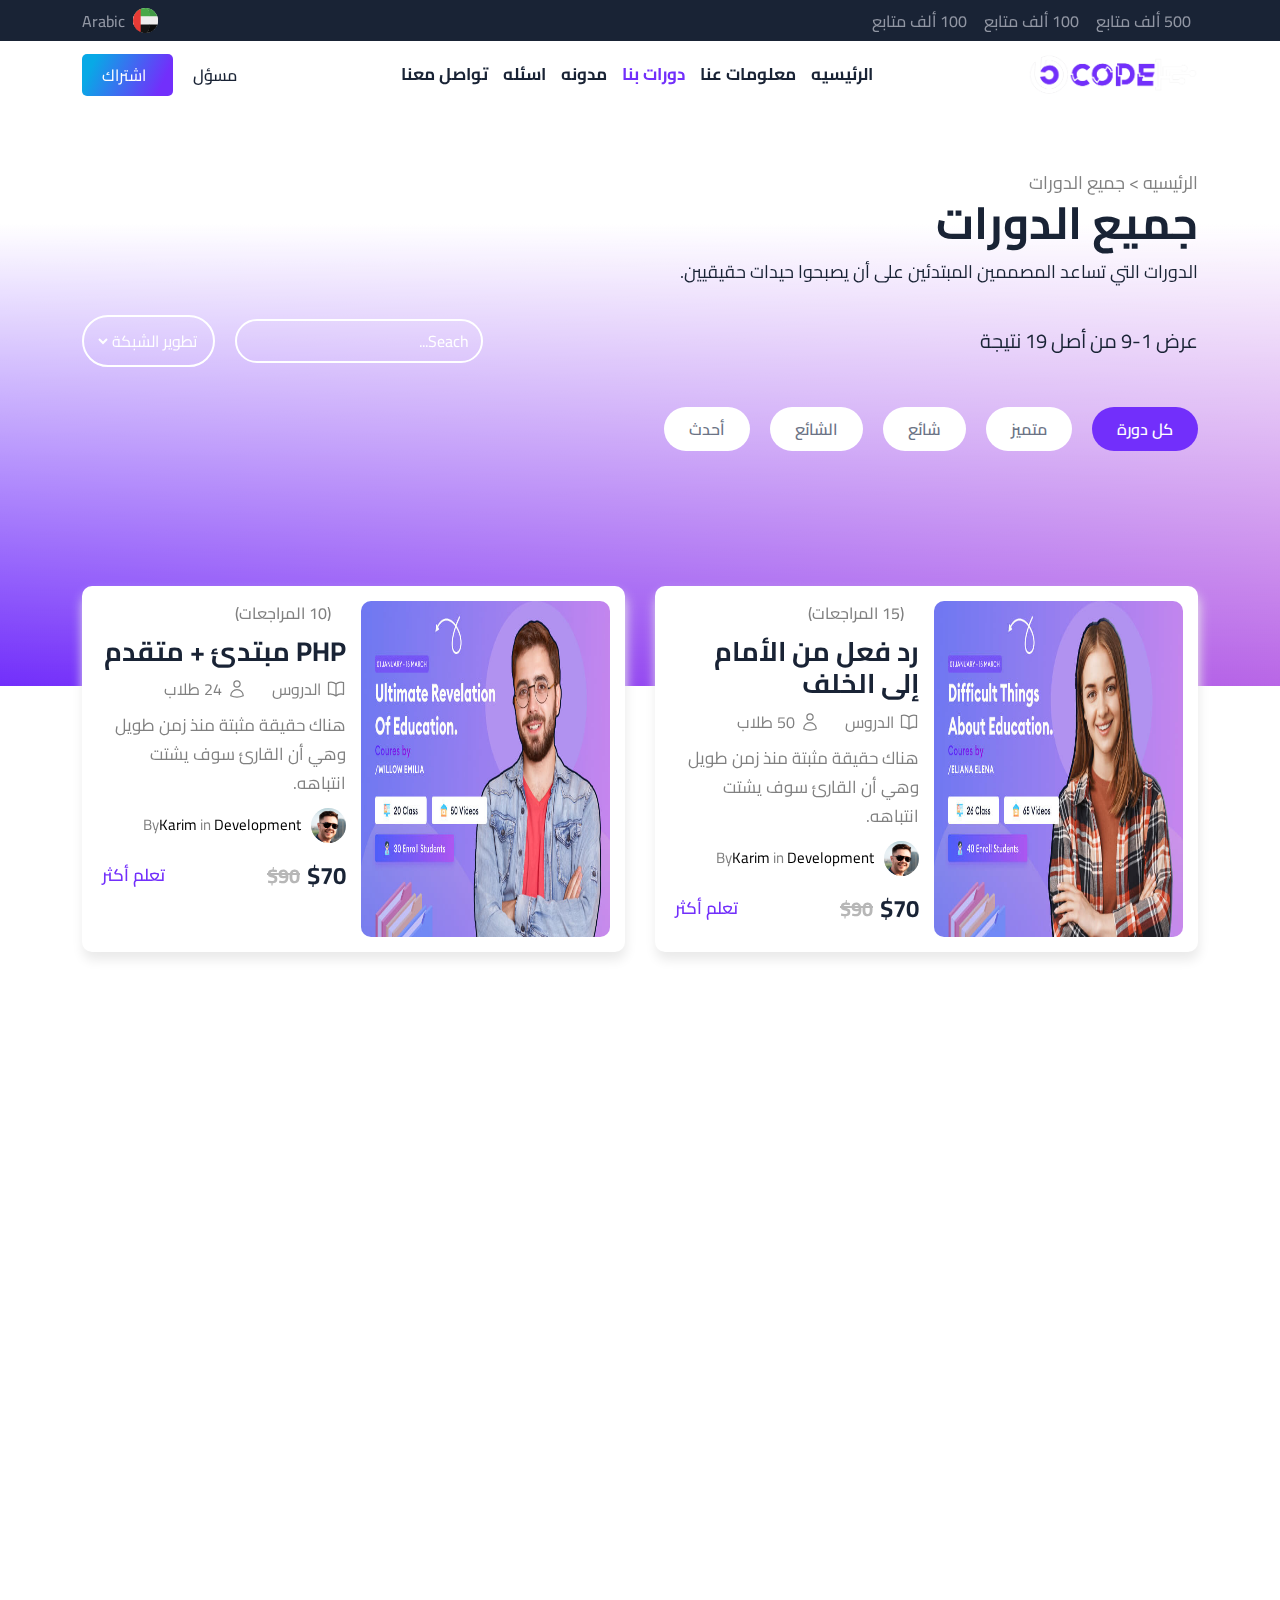
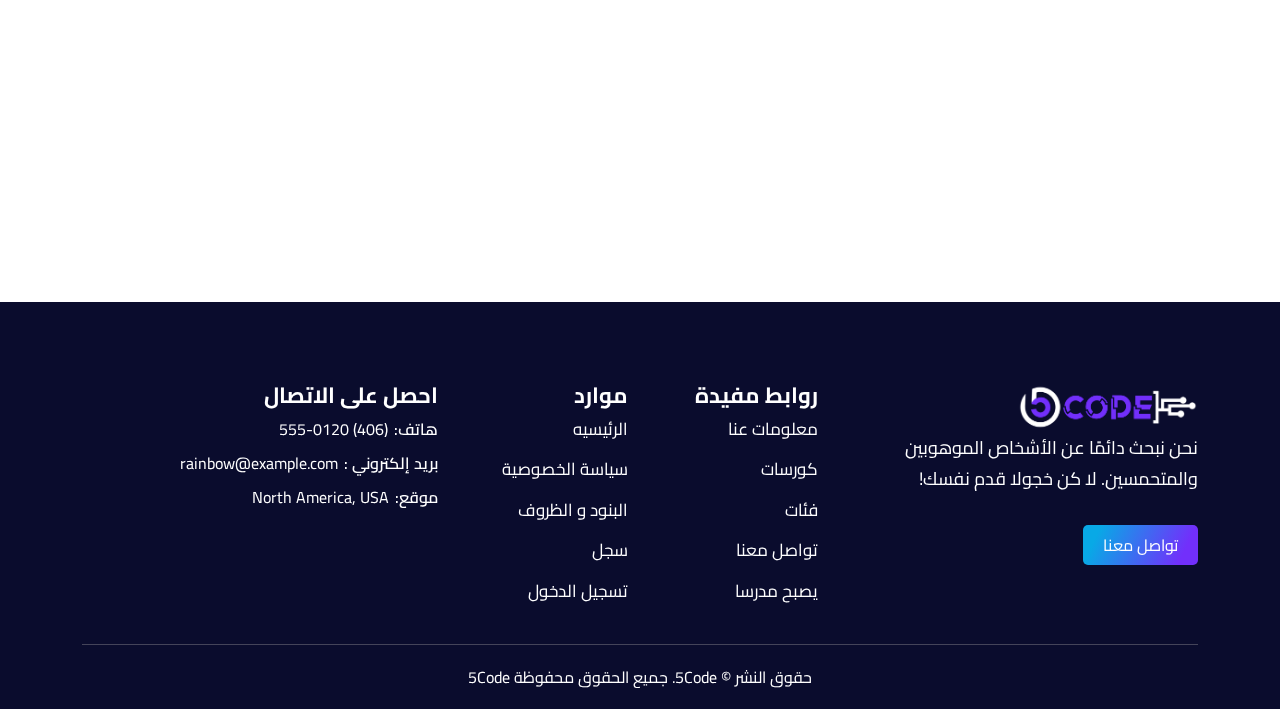
<file: courses.html>
<!DOCTYPE html>
<html lang="en" dir="rtl">
  <head>
    <meta charset="UTF-8" />
    <meta name="viewport" content="width=device-width, initial-scale=1.0" />
    <title>5 Code كورس Code | كورس</title>
    <link rel="stylesheet" href="css/style.css" />
    <!-- bootstrap -->
    <link rel="stylesheet" href="css/bootstrap.css" />
    <!-- start swiper -->
    <link rel="stylesheet" href="css/style.css" />

    <!-- font awesome -->
    <link
      rel="stylesheet"
      href="https://cdnjs.cloudflare.com/ajax/libs/font-awesome/6.4.0/css/all.min.css"
      integrity="sha512-iecdLmaskl7CVkqkXNQ/ZH/XLlvWZOJyj7Yy7tcenmpD1ypASozpmT/E0iPtmFIB46ZmdtAc9eNBvH0H/ZpiBw=="
      crossorigin="anonymous"
      referrerpolicy="no-referrer"
    />
    <link href="https://unpkg.com/aos@2.3.1/dist/aos.css" rel="stylesheet" />
  </head>
  <body>
    <!-- start mini header -->
    <div class="mini_header">
      <div class="container">
        <div class="line">
          <div class="left">
            <div class="social_info">
              <a href="#">
                <i class="fa-brands fa-facebook-f"></i>
                <span>500 ألف متابع </span>
              </a>
              <a href="#">
                <i class="fa-brands fa-instagram"></i>
                <span>100 ألف متابع </span>
              </a>
              <a href="#">
                <i class="fa-solid fa-phone"></i>
                <span>100 ألف متابع </span>
              </a>
            </div>
          </div>
          <div class="right">
            <div class="social_media">
              <a href="#">
                <i class="fa-brands fa-facebook-f"></i>
              </a>
              <a href="#">
                <i class="fa-brands fa-instagram"></i>
              </a>
              <a href="#">
                <i class="fa-brands fa-youtube"></i>
              </a>
              <a href="#">
                <i class="fa-brands fa-behance"></i>
              </a>
            </div>
            <div class="lang">
              <div class="active_lang">
                <img src="images/arabic.svg" alt="en" />
                <span>Arabic</span>
              </div>
              <div class="list">
                <div class="item">
                  <img src="images/united-kingdom.svg" alt="en" />
                  <span>English</span>
                </div>
                <div class="item">
                  <img src="images/arabic.svg" alt="en" />
                  <span>Arabic</span>
                </div>
              </div>
            </div>
          </div>
        </div>
      </div>
    </div>
    <!-- start mini header -->

    <!-- start header -->
    <div class="header">
      <div class="container">
        <div class="line">
          <div class="logo">
            <img src="images/5code logo.png" alt="" />
          </div>
          <div class="links">
            <a href="index.html" class="link"> الرئيسيه </a>
            <a href="about-us.html" class="link"> معلومات عنا </a>
            <a href="courses.html" class="link active"> دورات بنا </a>
            <a href="blog.html" class="link"> مدونه </a>
            <a href="faq.html" class="link"> اسئله </a>
            <a href="contact.html" class="link"> تواصل معنا </a>
          </div>
          <div class="info">
            <div class="admin">
              <i class="fa-regular fa-user"></i>
              <span>مسؤل</span>
            </div>
            <a href="sign-up.html" class="btn_signUp">
              <i class="fa-solid fa-user-plus"></i>
              اشتراك
            </a>
            <div class="btn_menu icon_menu">
              <i class="fa-solid fa-bars"></i>
            </div>
          </div>
        </div>
      </div>
    </div>
    <!-- end header -->

    <!-- start menu mobile -->
    <div class="overflow"></div>
    <div class="menu_mobile">
      <div class="head">
        <img src="images/5code logo.png" alt="" />

        <i class="fa-solid fa-xmark btn_close_menu"></i>
      </div>
      <div class="links">
        <a href="index.html" class="link active"> الرئيسيه </a>
        <a href="about-us.html" class="link"> معلومات عنا </a>
        <a href="courses.html" class="link"> دورات بنا </a>
        <a href="blog.html" class="link"> مدونه </a>
        <a href="faq.html" class="link"> اسئله </a>
        <a href="contact.html" class="link"> تواصل معنا </a>
      </div>
    </div>
    <!-- end menu mobile -->

    <!-- start head courses -->
    <div class="head_courses">
      <div class="container">
        <div
          class="paths"
          data-aos="fade-right"
          data-aos-duration="1000"
          data-aos-delay="200"
        >
          <a href="#">الرئيسيه</a> >
          <a href="#">جميع الدورات </a>
        </div>
        <h1
          class="title"
          data-aos="fade-right"
          data-aos-duration="1000"
          data-aos-delay="400"
        >
          جميع الدورات
        </h1>
        <div
          class="desc"
          data-aos="fade-right"
          data-aos-duration="1000"
          data-aos-delay="500"
        >
          الدورات التي تساعد المصممين المبتدئين على أن يصبحوا حيدات حقيقيين.
        </div>
        <div class="line_details">
          <p
            class="result"
            data-aos="fade-right"
            data-aos-duration="1000"
            data-aos-delay="600"
          >
            عرض 1-9 من أصل 19 نتيجة
          </p>

          <div
            class="inputs_filter"
            data-aos="fade-right"
            data-aos-duration="1000"
            data-aos-delay="800"
          >
            <form action="">
              <div class="input_search">
                <input type="text" placeholder="Seach..." />
                <i class="fa-solid fa-magnifying-glass"></i>
              </div>
              <div class="input_search">
                <select name="" id="">
                  <option value="">تطوير الشبكة</option>
                  <option value="">جافا سكريبت</option>
                  <option value="">علم البيانات</option>
                  <option value="">بايثون</option>
                </select>
              </div>
            </form>
          </div>
        </div>
        <div class="portfolio_filter">
          <button
            class="btn_filter active"
            data-aos="fade-right"
            data-aos-duration="1000"
            data-aos-delay="200"
          >
            كل دورة
          </button>
          <button
            class="btn_filter"
            data-aos="fade-right"
            data-aos-duration="1000"
            data-aos-delay="400"
          >
            متميز
          </button>
          <button
            class="btn_filter"
            data-aos="fade-right"
            data-aos-duration="1000"
            data-aos-delay="600"
          >
            شائع
          </button>
          <button
            class="btn_filter"
            data-aos="fade-right"
            data-aos-duration="1000"
            data-aos-delay="800"
          >
            الشائع
          </button>
          <button
            class="btn_filter"
            data-aos="fade-right"
            data-aos-duration="1000"
            data-aos-delay="1000"
          >
            أحدث
          </button>
        </div>
      </div>
    </div>
    <!-- end head courses -->

    <!-- start courses section -->
    <div class="courses_section">
      <div class="container">
        <div class="boxs">
          <div
            class="box"
            data-aos="fade-right"
            data-aos-duration="1000"
            data-aos-delay="300"
          >
            <div class="image">
              <img src="images/course-01.jpg" alt="course-img" loading="lazy" />
            </div>
            <div class="content">
              <div class="rating">
                <div class="stars">
                  <i class="fa-solid fa-star"></i>
                  <i class="fa-solid fa-star"></i>
                  <i class="fa-solid fa-star"></i>
                  <i class="fa-solid fa-star"></i>
                </div>
                <span> (15 المراجعات)</span>
              </div>
              <h4 class="title_card">
                <a href="courseDetails.html">رد فعل من الأمام إلى الخلف </a>
              </h4>
              <div class="details">
                <div class="item">
                  <svg
                    xmlns="http://www.w3.org/2000/svg"
                    fill="none"
                    viewBox="0 0 24 24"
                    stroke-width="1.5"
                    stroke="currentColor"
                    class="w-6 h-6"
                  >
                    <path
                      stroke-linecap="round"
                      stroke-linejoin="round"
                      d="M12 6.042A8.967 8.967 0 006 3.75c-1.052 0-2.062.18-3 .512v14.25A8.987 8.987 0 016 18c2.305 0 4.408.867 6 2.292m0-14.25a8.966 8.966 0 016-2.292c1.052 0 2.062.18 3 .512v14.25A8.987 8.987 0 0018 18a8.967 8.967 0 00-6 2.292m0-14.25v14.25"
                    ></path>
                  </svg>
                  <span>الدروس</span>
                </div>
                <div class="item">
                  <svg
                    xmlns="http://www.w3.org/2000/svg"
                    fill="none"
                    viewBox="0 0 24 24"
                    stroke-width="1.5"
                    stroke="currentColor"
                    class="w-6 h-6"
                  >
                    <path
                      stroke-linecap="round"
                      stroke-linejoin="round"
                      d="M15.75 6a3.75 3.75 0 11-7.5 0 3.75 3.75 0 017.5 0zM4.501 20.118a7.5 7.5 0 0114.998 0A17.933 17.933 0 0112 21.75c-2.676 0-5.216-.584-7.499-1.632z"
                    ></path>
                  </svg>

                  <span>50 طلاب</span>
                </div>
              </div>
              <div class="desc_card">
                هناك حقيقة مثبتة منذ زمن طويل وهي أن القارئ سوف يشتت انتباهه.
              </div>
              <div class="profile_course">
                <img
                  src="images/avater-01.png"
                  alt="avatar-img"
                  loading="lazy"
                />
                <div class="">
                  By<span>Karim</span> in <span> Development</span>
                </div>
              </div>
              <div class="bottom_card">
                <div class="prices">
                  <span class="price">$70</span>
                  <span class="old_price">$90</span>
                </div>
                <a href="courseDetails.html"
                  >تعلم أكثر <i class="fa-solid fa-arrow-right"></i
                ></a>
              </div>
            </div>
          </div>
          <div
            class="box"
            data-aos="fade-right"
            data-aos-duration="1000"
            data-aos-delay="600"
          >
            <div class="image">
              <img src="images/course-02.jpg" alt="course-img" loading="lazy" />
            </div>
            <div class="content">
              <div class="rating">
                <div class="stars">
                  <i class="fa-solid fa-star"></i>
                  <i class="fa-solid fa-star"></i>
                  <i class="fa-solid fa-star"></i>
                  <i class="fa-solid fa-star"></i>
                </div>
                <span> (10 المراجعات)</span>
              </div>
              <h4 class="title_card">
                <a href="courseDetails.html">PHP مبتدئ + متقدم </a>
              </h4>
              <div class="details">
                <div class="item">
                  <svg
                    xmlns="http://www.w3.org/2000/svg"
                    fill="none"
                    viewBox="0 0 24 24"
                    stroke-width="1.5"
                    stroke="currentColor"
                    class="w-6 h-6"
                  >
                    <path
                      stroke-linecap="round"
                      stroke-linejoin="round"
                      d="M12 6.042A8.967 8.967 0 006 3.75c-1.052 0-2.062.18-3 .512v14.25A8.987 8.987 0 016 18c2.305 0 4.408.867 6 2.292m0-14.25a8.966 8.966 0 016-2.292c1.052 0 2.062.18 3 .512v14.25A8.987 8.987 0 0018 18a8.967 8.967 0 00-6 2.292m0-14.25v14.25"
                    ></path>
                  </svg>
                  <span>الدروس</span>
                </div>
                <div class="item">
                  <svg
                    xmlns="http://www.w3.org/2000/svg"
                    fill="none"
                    viewBox="0 0 24 24"
                    stroke-width="1.5"
                    stroke="currentColor"
                    class="w-6 h-6"
                  >
                    <path
                      stroke-linecap="round"
                      stroke-linejoin="round"
                      d="M15.75 6a3.75 3.75 0 11-7.5 0 3.75 3.75 0 017.5 0zM4.501 20.118a7.5 7.5 0 0114.998 0A17.933 17.933 0 0112 21.75c-2.676 0-5.216-.584-7.499-1.632z"
                    ></path>
                  </svg>

                  <span>24 طلاب</span>
                </div>
              </div>
              <div class="desc_card">
                هناك حقيقة مثبتة منذ زمن طويل وهي أن القارئ سوف يشتت انتباهه.
              </div>
              <div class="profile_course">
                <img
                  src="images/avater-01.png"
                  alt="avatar-img"
                  loading="lazy"
                />
                <div class="">
                  By<span>Karim</span> in <span> Development</span>
                </div>
              </div>
              <div class="bottom_card">
                <div class="prices">
                  <span class="price">$70</span>
                  <span class="old_price">$90</span>
                </div>
                <a href="courseDetails.html"
                  >تعلم أكثر <i class="fa-solid fa-arrow-right"></i
                ></a>
              </div>
            </div>
          </div>
          <div
            class="box"
            data-aos="fade-right"
            data-aos-duration="1000"
            data-aos-delay="300"
          >
            <div class="image">
              <img src="images/course-03.jpg" alt="course-img" loading="lazy" />
            </div>
            <div class="content">
              <div class="rating">
                <div class="stars">
                  <i class="fa-solid fa-star"></i>
                  <i class="fa-solid fa-star"></i>
                  <i class="fa-solid fa-star"></i>
                  <i class="fa-solid fa-star"></i>
                </div>
                <span> (10 المراجعات)</span>
              </div>
              <h4 class="title_card">
                <a href="courseDetails.html">PHP مبتدئ + متقدم </a>
              </h4>
              <div class="details">
                <div class="item">
                  <svg
                    xmlns="http://www.w3.org/2000/svg"
                    fill="none"
                    viewBox="0 0 24 24"
                    stroke-width="1.5"
                    stroke="currentColor"
                    class="w-6 h-6"
                  >
                    <path
                      stroke-linecap="round"
                      stroke-linejoin="round"
                      d="M12 6.042A8.967 8.967 0 006 3.75c-1.052 0-2.062.18-3 .512v14.25A8.987 8.987 0 016 18c2.305 0 4.408.867 6 2.292m0-14.25a8.966 8.966 0 016-2.292c1.052 0 2.062.18 3 .512v14.25A8.987 8.987 0 0018 18a8.967 8.967 0 00-6 2.292m0-14.25v14.25"
                    ></path>
                  </svg>
                  <span>الدروس</span>
                </div>
                <div class="item">
                  <svg
                    xmlns="http://www.w3.org/2000/svg"
                    fill="none"
                    viewBox="0 0 24 24"
                    stroke-width="1.5"
                    stroke="currentColor"
                    class="w-6 h-6"
                  >
                    <path
                      stroke-linecap="round"
                      stroke-linejoin="round"
                      d="M15.75 6a3.75 3.75 0 11-7.5 0 3.75 3.75 0 017.5 0zM4.501 20.118a7.5 7.5 0 0114.998 0A17.933 17.933 0 0112 21.75c-2.676 0-5.216-.584-7.499-1.632z"
                    ></path>
                  </svg>

                  <span>24 طلاب</span>
                </div>
              </div>
              <div class="desc_card">
                هناك حقيقة مثبتة منذ زمن طويل وهي أن القارئ سوف يشتت انتباهه.
              </div>
              <div class="profile_course">
                <img
                  src="images/avater-01.png"
                  alt="avatar-img"
                  loading="lazy"
                />
                <div class="">
                  By<span>Karim</span> in <span> Development</span>
                </div>
              </div>
              <div class="bottom_card">
                <div class="prices">
                  <span class="price">$70</span>
                  <span class="old_price">$90</span>
                </div>
                <a href="courseDetails.html"
                  >تعلم أكثر <i class="fa-solid fa-arrow-right"></i
                ></a>
              </div>
            </div>
          </div>
          <div
            class="box"
            data-aos="fade-right"
            data-aos-duration="1000"
            data-aos-delay="600"
          >
            <div class="image">
              <img src="images/course-01.jpg" alt="course-img" loading="lazy" />
            </div>
            <div class="content">
              <div class="rating">
                <div class="stars">
                  <i class="fa-solid fa-star"></i>
                  <i class="fa-solid fa-star"></i>
                  <i class="fa-solid fa-star"></i>
                  <i class="fa-solid fa-star"></i>
                </div>
                <span> (15 المراجعات)</span>
              </div>
              <h4 class="title_card">
                <a href="courseDetails.html">رد فعل من الأمام إلى الخلف </a>
              </h4>
              <div class="details">
                <div class="item">
                  <svg
                    xmlns="http://www.w3.org/2000/svg"
                    fill="none"
                    viewBox="0 0 24 24"
                    stroke-width="1.5"
                    stroke="currentColor"
                    class="w-6 h-6"
                  >
                    <path
                      stroke-linecap="round"
                      stroke-linejoin="round"
                      d="M12 6.042A8.967 8.967 0 006 3.75c-1.052 0-2.062.18-3 .512v14.25A8.987 8.987 0 016 18c2.305 0 4.408.867 6 2.292m0-14.25a8.966 8.966 0 016-2.292c1.052 0 2.062.18 3 .512v14.25A8.987 8.987 0 0018 18a8.967 8.967 0 00-6 2.292m0-14.25v14.25"
                    ></path>
                  </svg>
                  <span>الدروس</span>
                </div>
                <div class="item">
                  <svg
                    xmlns="http://www.w3.org/2000/svg"
                    fill="none"
                    viewBox="0 0 24 24"
                    stroke-width="1.5"
                    stroke="currentColor"
                    class="w-6 h-6"
                  >
                    <path
                      stroke-linecap="round"
                      stroke-linejoin="round"
                      d="M15.75 6a3.75 3.75 0 11-7.5 0 3.75 3.75 0 017.5 0zM4.501 20.118a7.5 7.5 0 0114.998 0A17.933 17.933 0 0112 21.75c-2.676 0-5.216-.584-7.499-1.632z"
                    ></path>
                  </svg>

                  <span>50 طلاب</span>
                </div>
              </div>
              <div class="desc_card">
                هناك حقيقة مثبتة منذ زمن طويل وهي أن القارئ سوف يشتت انتباهه.
              </div>
              <div class="profile_course">
                <img
                  src="images/avater-01.png"
                  alt="avatar-img"
                  loading="lazy"
                />
                <div class="">
                  By<span>Karim</span> in <span> Development</span>
                </div>
              </div>
              <div class="bottom_card">
                <div class="prices">
                  <span class="price">$70</span>
                  <span class="old_price">$90</span>
                </div>
                <a href="courseDetails.html"
                  >تعلم أكثر <i class="fa-solid fa-arrow-right"></i
                ></a>
              </div>
            </div>
          </div>
          <div
            class="box"
            data-aos="fade-right"
            data-aos-duration="1000"
            data-aos-delay="300"
          >
            <div class="image">
              <img src="images/course-02.jpg" alt="course-img" loading="lazy" />
            </div>
            <div class="content">
              <div class="rating">
                <div class="stars">
                  <i class="fa-solid fa-star"></i>
                  <i class="fa-solid fa-star"></i>
                  <i class="fa-solid fa-star"></i>
                  <i class="fa-solid fa-star"></i>
                </div>
                <span> (10 المراجعات)</span>
              </div>
              <h4 class="title_card">
                <a href="courseDetails.html">PHP مبتدئ + متقدم </a>
              </h4>
              <div class="details">
                <div class="item">
                  <svg
                    xmlns="http://www.w3.org/2000/svg"
                    fill="none"
                    viewBox="0 0 24 24"
                    stroke-width="1.5"
                    stroke="currentColor"
                    class="w-6 h-6"
                  >
                    <path
                      stroke-linecap="round"
                      stroke-linejoin="round"
                      d="M12 6.042A8.967 8.967 0 006 3.75c-1.052 0-2.062.18-3 .512v14.25A8.987 8.987 0 016 18c2.305 0 4.408.867 6 2.292m0-14.25a8.966 8.966 0 016-2.292c1.052 0 2.062.18 3 .512v14.25A8.987 8.987 0 0018 18a8.967 8.967 0 00-6 2.292m0-14.25v14.25"
                    ></path>
                  </svg>
                  <span>الدروس</span>
                </div>
                <div class="item">
                  <svg
                    xmlns="http://www.w3.org/2000/svg"
                    fill="none"
                    viewBox="0 0 24 24"
                    stroke-width="1.5"
                    stroke="currentColor"
                    class="w-6 h-6"
                  >
                    <path
                      stroke-linecap="round"
                      stroke-linejoin="round"
                      d="M15.75 6a3.75 3.75 0 11-7.5 0 3.75 3.75 0 017.5 0zM4.501 20.118a7.5 7.5 0 0114.998 0A17.933 17.933 0 0112 21.75c-2.676 0-5.216-.584-7.499-1.632z"
                    ></path>
                  </svg>

                  <span>24 طلاب</span>
                </div>
              </div>
              <div class="desc_card">
                هناك حقيقة مثبتة منذ زمن طويل وهي أن القارئ سوف يشتت انتباهه.
              </div>
              <div class="profile_course">
                <img
                  src="images/avater-01.png"
                  alt="avatar-img"
                  loading="lazy"
                />
                <div class="">
                  By<span>Karim</span> in <span> Development</span>
                </div>
              </div>
              <div class="bottom_card">
                <div class="prices">
                  <span class="price">$70</span>
                  <span class="old_price">$90</span>
                </div>
                <a href="courseDetails.html"
                  >تعلم أكثر <i class="fa-solid fa-arrow-right"></i
                ></a>
              </div>
            </div>
          </div>
          <div
            class="box"
            data-aos="fade-right"
            data-aos-duration="1000"
            data-aos-delay="600"
          >
            <div class="image">
              <img src="images/course-03.jpg" alt="course-img" loading="lazy" />
            </div>
            <div class="content">
              <div class="rating">
                <div class="stars">
                  <i class="fa-solid fa-star"></i>
                  <i class="fa-solid fa-star"></i>
                  <i class="fa-solid fa-star"></i>
                  <i class="fa-solid fa-star"></i>
                </div>
                <span> (10 المراجعات)</span>
              </div>
              <h4 class="title_card">
                <a href="courseDetails.html">PHP مبتدئ + متقدم </a>
              </h4>
              <div class="details">
                <div class="item">
                  <svg
                    xmlns="http://www.w3.org/2000/svg"
                    fill="none"
                    viewBox="0 0 24 24"
                    stroke-width="1.5"
                    stroke="currentColor"
                    class="w-6 h-6"
                  >
                    <path
                      stroke-linecap="round"
                      stroke-linejoin="round"
                      d="M12 6.042A8.967 8.967 0 006 3.75c-1.052 0-2.062.18-3 .512v14.25A8.987 8.987 0 016 18c2.305 0 4.408.867 6 2.292m0-14.25a8.966 8.966 0 016-2.292c1.052 0 2.062.18 3 .512v14.25A8.987 8.987 0 0018 18a8.967 8.967 0 00-6 2.292m0-14.25v14.25"
                    ></path>
                  </svg>
                  <span>الدروس</span>
                </div>
                <div class="item">
                  <svg
                    xmlns="http://www.w3.org/2000/svg"
                    fill="none"
                    viewBox="0 0 24 24"
                    stroke-width="1.5"
                    stroke="currentColor"
                    class="w-6 h-6"
                  >
                    <path
                      stroke-linecap="round"
                      stroke-linejoin="round"
                      d="M15.75 6a3.75 3.75 0 11-7.5 0 3.75 3.75 0 017.5 0zM4.501 20.118a7.5 7.5 0 0114.998 0A17.933 17.933 0 0112 21.75c-2.676 0-5.216-.584-7.499-1.632z"
                    ></path>
                  </svg>

                  <span>24 طلاب</span>
                </div>
              </div>
              <div class="desc_card">
                هناك حقيقة مثبتة منذ زمن طويل وهي أن القارئ سوف يشتت انتباهه.
              </div>
              <div class="profile_course">
                <img
                  src="images/avater-01.png"
                  alt="avatar-img"
                  loading="lazy"
                />
                <div class="">
                  By<span>Karim</span> in <span> Development</span>
                </div>
              </div>
              <div class="bottom_card">
                <div class="prices">
                  <span class="price">$70</span>
                  <span class="old_price">$90</span>
                </div>
                <a href="courseDetails.html"
                  >تعلم أكثر <i class="fa-solid fa-arrow-right"></i
                ></a>
              </div>
            </div>
          </div>
        </div>
      </div>
    </div>
    <!-- end courses section -->

    <!-- start footer -->
    <footer>
      <div class="container">
        <div class="row">
          <div class="col-12 col-md-6 col-lg-4">
            <div class="footer_widget">
              <div class="logo">
                <img src="images/5code logo.png" alt="logo" loading="lazy" />
              </div>
              <div class="desc">
                نحن نبحث دائمًا عن الأشخاص الموهوبين والمتحمسين. لا كن خجولا قدم
                نفسك!
              </div>
              <a href="#" class="btn_contact">تواصل معنا</a>
            </div>
          </div>
          <div class="col-12 col-md-6 col-lg-2">
            <div class="items">
              <h4>روابط مفيدة</h4>
              <div class="item">معلومات عنا</div>
              <div class="item">كورسات</div>
              <div class="item">فئات</div>
              <div class="item">تواصل معنا</div>
              <div class="item">يصبح مدرسا</div>
            </div>
          </div>
          <div class="col-12 col-md-6 col-lg-2">
            <div class="items">
              <h4>موارد</h4>
              <div class="item">الرئيسيه</div>
              <div class="item">سياسة الخصوصية</div>
              <div class="item">البنود و الظروف</div>
              <div class="item">سجل</div>
              <div class="item">تسجيل الدخول</div>
            </div>
          </div>
          <div class="col-12 col-md-6 col-lg-3">
            <h4>احصل على الاتصال</h4>
            <div class="contact_details">
              <div class="detail">
                <p>هاتف:</p>
                <span>(406) 555-0120</span>
              </div>
              <div class="detail">
                <p>بريد إلكتروني :</p>
                <span>rainbow@example.com</span>
              </div>
              <div class="detail">
                <p>موقع:</p>
                <span> North America, USA</span>
              </div>
            </div>
            <div class="social_media">
              <a href="#">
                <i class="fa-brands fa-facebook-f"></i>
              </a>
              <a href="#">
                <i class="fa-brands fa-instagram"></i>
              </a>
              <a href="#">
                <i class="fa-brands fa-youtube"></i>
              </a>
              <a href="#">
                <i class="fa-brands fa-behance"></i>
              </a>
            </div>
          </div>
        </div>
        <div class="copy_right">
          حقوق النشر © 5Code. جميع الحقوق محفوظة 5Code
        </div>
      </div>
    </footer>
    <!-- end footer -->

    <script src="js/bootstrap.js"></script>
    <script src="js/main.js"></script>
    <script src="https://unpkg.com/aos@2.3.1/dist/aos.js"></script>
    <script>
      AOS.init();
    </script>
  </body>
</html>
</file>
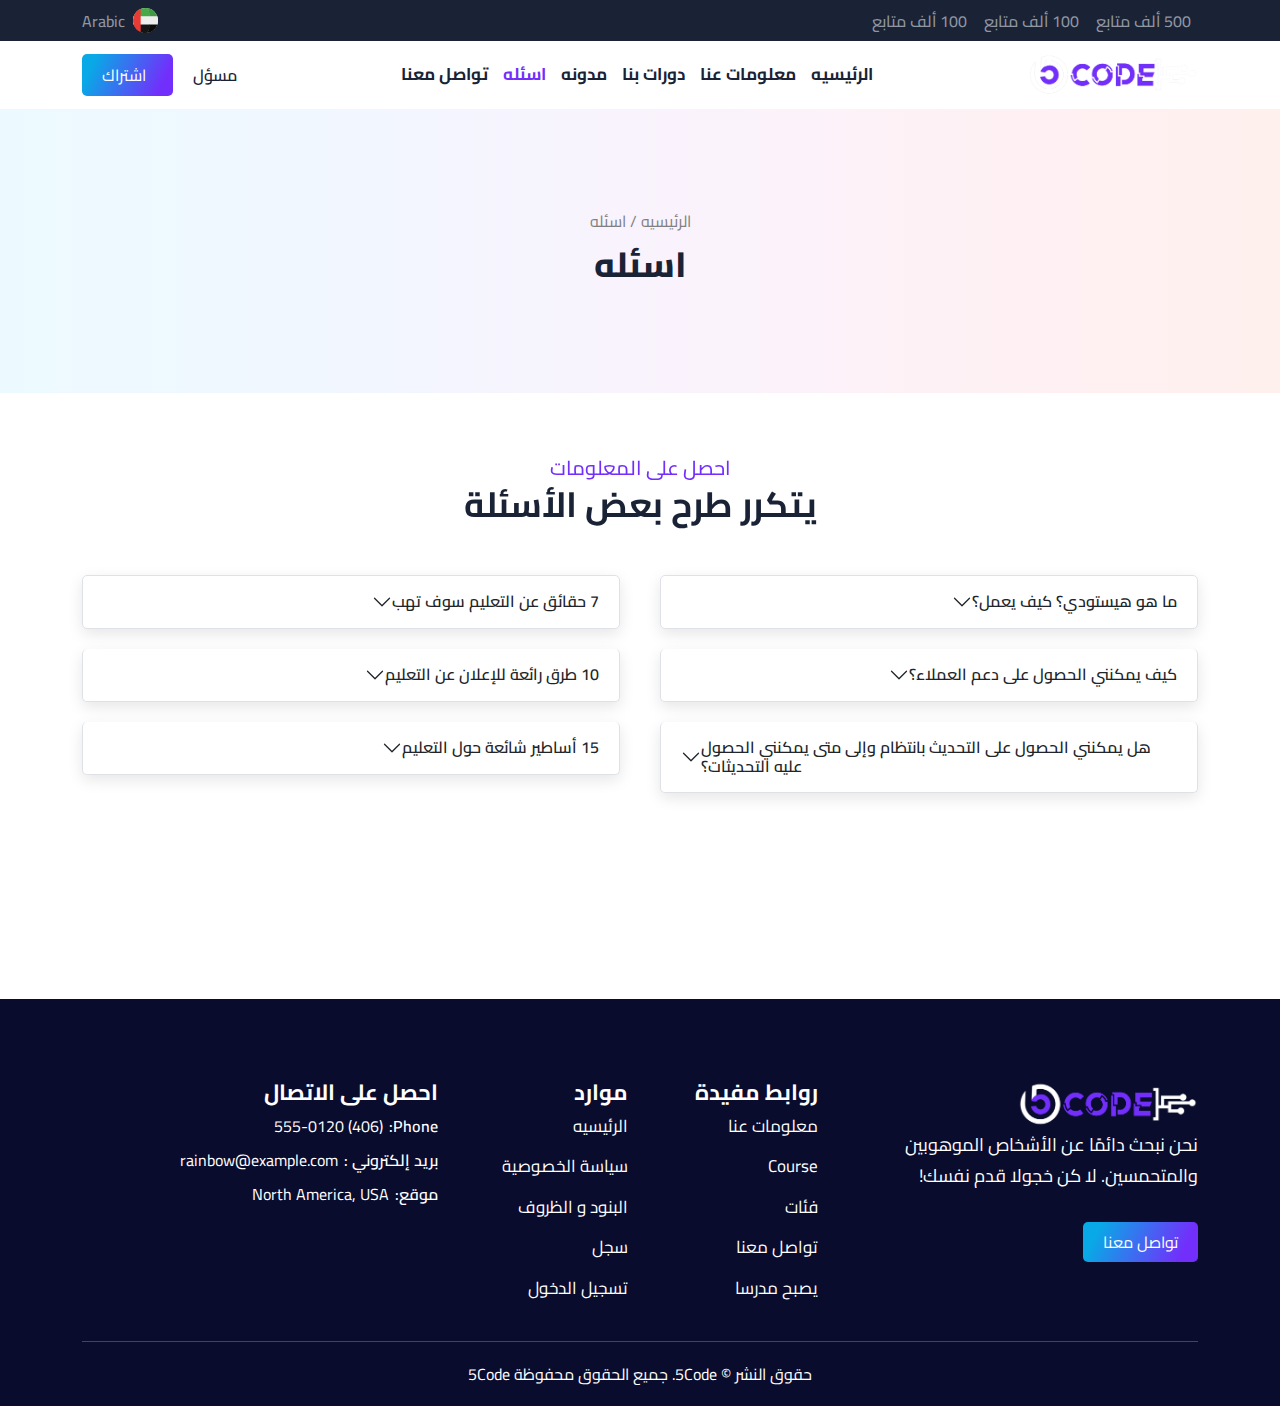
<file: faq.html>
<!DOCTYPE html>
<html lang="en" dir="rtl">
  <head>
    <meta charset="UTF-8" />
    <meta name="viewport" content="width=device-width, initial-scale=1.0" />
    <title>5 Code Courses Code | اسئله</title>
    <link rel="stylesheet" href="css/style.css" />
    <!-- bootstrap -->
    <link rel="stylesheet" href="css/bootstrap.css" />
    <!-- start swiper -->
    <link rel="stylesheet" href="css/style.css" />

    <!-- font awesome -->
    <link
      rel="stylesheet"
      href="https://cdnjs.cloudflare.com/ajax/libs/font-awesome/6.4.0/css/all.min.css"
      integrity="sha512-iecdLmaskl7CVkqkXNQ/ZH/XLlvWZOJyj7Yy7tcenmpD1ypASozpmT/E0iPtmFIB46ZmdtAc9eNBvH0H/ZpiBw=="
      crossorigin="anonymous"
      referrerpolicy="no-referrer"
    />
    <link href="https://unpkg.com/aos@2.3.1/dist/aos.css" rel="stylesheet" />
  </head>
  <body>
    <!-- start mini header -->
    <div class="mini_header">
      <div class="container">
        <div class="line">
          <div class="left">
            <div class="social_info">
              <a href="#">
                <i class="fa-brands fa-facebook-f"></i>
                <span>500 ألف متابع </span>
              </a>
              <a href="#">
                <i class="fa-brands fa-instagram"></i>
                <span>100 ألف متابع </span>
              </a>
              <a href="#">
                <i class="fa-solid fa-phone"></i>
                <span>100 ألف متابع </span>
              </a>
            </div>
          </div>
          <div class="right">
            <div class="social_media">
              <a href="#">
                <i class="fa-brands fa-facebook-f"></i>
              </a>
              <a href="#">
                <i class="fa-brands fa-instagram"></i>
              </a>
              <a href="#">
                <i class="fa-brands fa-youtube"></i>
              </a>
              <a href="#">
                <i class="fa-brands fa-behance"></i>
              </a>
            </div>
            <div class="lang">
              <div class="active_lang">
                <img src="images/arabic.svg" alt="en" />
                <span>Arabic</span>
              </div>
              <div class="list">
                <div class="item">
                  <img src="images/united-kingdom.svg" alt="en" />
                  <span>English</span>
                </div>
                <div class="item">
                  <img src="images/arabic.svg" alt="en" />
                  <span>Arabic</span>
                </div>
              </div>
            </div>
          </div>
        </div>
      </div>
    </div>
    <!-- start mini header -->

    <!-- start header -->
    <div class="header">
      <div class="container">
        <div class="line">
          <div class="logo">
            <img src="images/5code logo.png" alt="" />
          </div>
          <div class="links">
            <a href="index.html" class="link"> الرئيسيه </a>
            <a href="about-us.html" class="link"> معلومات عنا </a>
            <a href="courses.html" class="link"> دورات بنا </a>
            <a href="blog.html" class="link"> مدونه </a>
            <a href="faq.html" class="link active"> اسئله </a>
            <a href="contact.html" class="link"> تواصل معنا </a>
          </div>
          <div class="info">
            <div class="admin">
              <i class="fa-regular fa-user"></i>
              <span>مسؤل</span>
            </div>
            <a href="sign-up.html" class="btn_signUp">
              <i class="fa-solid fa-user-plus"></i>
              اشتراك
            </a>
            <div class="btn_menu icon_menu">
              <i class="fa-solid fa-bars"></i>
            </div>
          </div>
        </div>
      </div>
    </div>
    <!-- end header -->

    <!-- start menu mobile -->
    <div class="overflow"></div>
    <div class="menu_mobile">
      <div class="head">
        <img src="images/5code logo.png" alt="" />

        <i class="fa-solid fa-xmark btn_close_menu"></i>
      </div>
      <div class="links">
        <a href="index.html" class="link"> الرئيسيه </a>
        <a href="about-us.html" class="link"> معلومات عنا </a>
        <a href="courses.html" class="link"> دورات بنا </a>
        <a href="blog.html" class="link active"> مدونه </a>
        <a href="faq.html" class="link"> اسئله </a>
        <a href="contact.html" class="link"> تواصل معنا </a>
      </div>
    </div>
    <!-- end menu mobile -->

    <!-- start head page -->
    <div class="head_page">
      <div class="container">
        <div class="paths">
          <a href="index.html">الرئيسيه</a> /
          <a href="faq.html">اسئله</a>
        </div>
        <h1 class="title">اسئله</h1>
      </div>
    </div>
    <!-- end head page -->

    <!-- start faq section -->
    <div class="faq_section">
      <div class="container">
        <div
          class="subtitle"
          data-aos="fade-up"
          data-aos-duration="1000"
          data-aos-delay="300"
        >
          احصل على المعلومات
        </div>
        <h1
          class="title"
          data-aos="fade-up"
          data-aos-duration="1000"
          data-aos-delay="600"
        >
          يتكرر طرح بعض الأسئلة
        </h1>
        <div class="line">
          <div class="left">
            <div class="accordion" id="accordionExample">
              <div
                class="accordion-item"
                data-aos="fade-left"
                data-aos-duration="1000"
                data-aos-delay="200"
              >
                <h2 class="accordion-header" id="headingOne">
                  <button
                    class="accordion-button collapsed"
                    type="button"
                    data-bs-toggle="collapse"
                    data-bs-target="#collapseOne"
                    aria-expanded="true"
                    aria-controls="collapseOne"
                  >
                    ما هو هيستودي؟ كيف يعمل؟
                  </button>
                </h2>
                <div
                  id="collapseOne"
                  class="accordion-collapse collapse"
                  aria-labelledby="headingOne"
                  data-bs-parent="#accordionExample"
                >
                  <div class="accordion-body">
                    يمكنك تشغيل 5Code بسهولة. أي مدرسة ، جامعة ، كلية يمكن
                    استخدام نموذج التعليم التاريخي هذا من أجل الغرض التعليمي.
                    يمكن تشغيل الجامعة عبر الإنترنت نظام إدارة الميول من خلال
                    قالب التعليم التاريخي.
                  </div>
                </div>
              </div>
              <div
                class="accordion-item"
                data-aos="fade-left"
                data-aos-duration="1000"
                data-aos-delay="400"
              >
                <h2 class="accordion-header" id="headingTwo">
                  <button
                    class="accordion-button collapsed"
                    type="button"
                    data-bs-toggle="collapse"
                    data-bs-target="#collapseTwo"
                    aria-expanded="false"
                    aria-controls="collapseTwo"
                  >
                    كيف يمكنني الحصول على دعم العملاء؟
                  </button>
                </h2>
                <div
                  id="collapseTwo"
                  class="accordion-collapse collapse"
                  aria-labelledby="headingTwo"
                  data-bs-parent="#accordionExample"
                >
                  <div class="accordion-body">
                    بعد شراء المنتج تحتاج إلى أي دعم يمكنك أن تكون شارك معنا
                    بإرسال بريد إلى 5Code@gmail.com.
                  </div>
                </div>
              </div>
              <div
                class="accordion-item"
                data-aos="fade-left"
                data-aos-duration="1000"
                data-aos-delay="600"
              >
                <h2 class="accordion-header" id="headingThree">
                  <button
                    class="accordion-button collapsed"
                    type="button"
                    data-bs-toggle="collapse"
                    data-bs-target="#collapseThree"
                    aria-expanded="false"
                    aria-controls="collapseThree"
                  >
                    هل يمكنني الحصول على التحديث بانتظام وإلى متى يمكنني الحصول
                    عليه التحديثات؟
                  </button>
                </h2>
                <div
                  id="collapseThree"
                  class="accordion-collapse collapse"
                  aria-labelledby="headingThree"
                  data-bs-parent="#accordionExample"
                >
                  <div class="accordion-body">
                    نعم ، سوف نحصل على تحديث Histudy. ويمكنك الحصول عليها أيًا
                    منها وقت. في المرة القادمة سنأتي مع المزيد من الميزات. أنت
                    تستطيع أن تكون احصل على التحديث لمرات غير محدودة. يعمل
                    فريقنا المتفاني من أجل تحديث.
                  </div>
                </div>
              </div>
              <div
                class="accordion-item"
                data-aos="fade-left"
                data-aos-duration="1000"
                data-aos-delay="800"
              >
                <h2 class="accordion-header" id="headingFour">
                  <button
                    class="accordion-button collapsed"
                    type="button"
                    data-bs-toggle="collapse"
                    data-bs-target="#collapseFour"
                    aria-expanded="false"
                    aria-controls="collapseFour"
                  >
                    15 شيئاً يجب معرفته عن التعليم؟
                  </button>
                </h2>
                <div
                  id="collapseFour"
                  class="accordion-collapse collapse"
                  aria-labelledby="headingFour"
                  data-bs-parent="#accordionExample"
                >
                  <div class="accordion-body">
                    إذا كنت تبحث عن فقرات عشوائية ، فقد وصلت إلى ملف المكان
                    الصحيح. عندما لا تكون كلمة عشوائية أو جملة عشوائية بما يكفي
                    ، فإن الخطوة المنطقية التالية هي العثور على عشوائي فقرة.
                  </div>
                </div>
              </div>
              <div
                class="accordion-item"
                data-aos="fade-left"
                data-aos-duration="1000"
                data-aos-delay="1000"
              >
                <h2 class="accordion-header" id="headingFive">
                  <button
                    class="accordion-button collapsed"
                    type="button"
                    data-bs-toggle="collapse"
                    data-bs-target="#collapseFive"
                    aria-expanded="false"
                    aria-controls="collapseFive"
                  >
                    ما هو هيستودي؟ كيف يعمل؟
                  </button>
                </h2>
                <div
                  id="collapseFive"
                  class="accordion-collapse collapse"
                  aria-labelledby="headingFive"
                  data-bs-parent="#accordionExample"
                >
                  <div class="accordion-body">
                    يمكنك تشغيل 5Code بسهولة. أي مدرسة ، جامعة ، كلية يمكن
                    استخدام نموذج التعليم التاريخي هذا من أجل الغرض التعليمي.
                    يمكن تشغيل الجامعة عبر الإنترنت نظام إدارة الميول من خلال
                    قالب التعليم التاريخي.
                  </div>
                </div>
              </div>
            </div>
          </div>
          <div class="right">
            <div class="accordion" id="accordionExample2">
              <div
                class="accordion-item"
                data-aos="fade-left"
                data-aos-duration="1000"
                data-aos-delay="200"
              >
                <h2 class="accordion-header" id="headingSix">
                  <button
                    class="accordion-button collapsed"
                    type="button"
                    data-bs-toggle="collapse"
                    data-bs-target="#collapseSix"
                    aria-expanded="true"
                    aria-controls="collapseSix"
                  >
                    7 حقائق عن التعليم سوف تهب
                  </button>
                </h2>
                <div
                  id="collapseSix"
                  class="accordion-collapse collapse"
                  aria-labelledby="headingSix"
                  data-bs-parent="#accordionExample"
                >
                  <div class="accordion-body">
                    بعد شراء المنتج تحتاج إلى أي دعم يمكنك أن تكون شارك معنا
                    بإرسال بريد إلى rainbowit10@gmail.com.
                  </div>
                </div>
              </div>
              <div
                class="accordion-item"
                data-aos="fade-left"
                data-aos-duration="1000"
                data-aos-delay="400"
              >
                <h2 class="accordion-header" id="headingSeven">
                  <button
                    class="accordion-button collapsed"
                    type="button"
                    data-bs-toggle="collapse"
                    data-bs-target="#collapseSeven"
                    aria-expanded="false"
                    aria-controls="collapseSeven"
                  >
                    10 طرق رائعة للإعلان عن التعليم
                  </button>
                </h2>
                <div
                  id="collapseSeven"
                  class="accordion-collapse collapse"
                  aria-labelledby="headingSeven"
                  data-bs-parent="#accordionExample"
                >
                  <div class="accordion-body">
                    نعم ، سوف نحصل على تحديث Histudy. ويمكنك الحصول عليها أيًا
                    منها وقت. في المرة القادمة سنأتي مع المزيد من الميزات. أنت
                    تستطيع أن تكون احصل على التحديث لمرات غير محدودة. يعمل
                    فريقنا المتفاني من أجل تحديث.
                  </div>
                </div>
              </div>
              <div
                class="accordion-item"
                data-aos="fade-left"
                data-aos-duration="1000"
                data-aos-delay="600"
              >
                <h2 class="accordion-header" id="headingEight">
                  <button
                    class="accordion-button collapsed"
                    type="button"
                    data-bs-toggle="collapse"
                    data-bs-target="#collapseEight"
                    aria-expanded="false"
                    aria-controls="collapseEight"
                  >
                    15 أساطير شائعة حول التعليم
                  </button>
                </h2>
                <div
                  id="collapseEight"
                  class="accordion-collapse collapse"
                  aria-labelledby="headingEight"
                  data-bs-parent="#accordionExample"
                >
                  <div class="accordion-body">
                    ذا كنت تبحث عن فقرات عشوائية ، فقد وصلت إلى ملف المكان
                    الصحيح. عندما لا تكون كلمة عشوائية أو جملة عشوائية بما يكفي
                    ، فإن الخطوة المنطقية التالية هي العثور على عشوائي فقرة.
                  </div>
                </div>
              </div>
              <div
                class="accordion-item"
                data-aos="fade-left"
                data-aos-duration="1000"
                data-aos-delay="800"
              >
                <h2 class="accordion-header" id="headingNine">
                  <button
                    class="accordion-button collapsed"
                    type="button"
                    data-bs-toggle="collapse"
                    data-bs-target="#collapseNine"
                    aria-expanded="false"
                    aria-controls="collapseNine"
                  >
                    هل يمكنني الحصول على التحديث بانتظام وإلى متى يمكنني الحصول
                    عليه التحديثات؟
                  </button>
                </h2>
                <div
                  id="collapseNine"
                  class="accordion-collapse collapse"
                  aria-labelledby="headingNine"
                  data-bs-parent="#accordionExample"
                >
                  <div class="accordion-body">
                    نعم ، سوف نحصل على تحديث Histudy. ويمكنك الحصول عليها أيًا
                    منها وقت. في المرة القادمة سنأتي مع المزيد من الميزات. أنت
                    تستطيع أن تكون احصل على التحديث لمرات غير محدودة. يعمل
                    فريقنا المتفاني من أجل تحديث.
                  </div>
                </div>
              </div>
              <div
                class="accordion-item"
                data-aos="fade-left"
                data-aos-duration="1000"
                data-aos-delay="1000"
              >
                <h2 class="accordion-header" id="headingTen">
                  <button
                    class="accordion-button collapsed"
                    type="button"
                    data-bs-toggle="collapse"
                    data-bs-target="#collapseTen"
                    aria-expanded="false"
                    aria-controls="collapseTen"
                  >
                    15 شيئاً يجب معرفته عن التعليم؟
                  </button>
                </h2>
                <div
                  id="collapseTen"
                  class="accordion-collapse collapse"
                  aria-labelledby="headingTen"
                  data-bs-parent="#accordionExample"
                >
                  <div class="accordion-body">
                    إذا كنت تبحث عن فقرات عشوائية ، فقد وصلت إلى ملف المكان
                    الصحيح. عندما لا تكون كلمة عشوائية أو جملة عشوائية بما يكفي
                    ، فإن الخطوة المنطقية التالية هي العثور على عشوائي فقرة.
                  </div>
                </div>
              </div>
            </div>
          </div>
        </div>
      </div>
    </div>
    <!-- end faq section -->

    <!-- start footer -->
    <footer>
      <div class="container">
        <div class="row">
          <div class="col-12 col-md-6 col-lg-4">
            <div class="footer_widget">
              <div class="logo">
                <img src="images/5code logo.png" alt="logo" loading="lazy" />
              </div>
              <div class="desc">
                نحن نبحث دائمًا عن الأشخاص الموهوبين والمتحمسين. لا كن خجولا قدم
                نفسك!
              </div>
              <a href="#" class="btn_contact">تواصل معنا</a>
            </div>
          </div>
          <div class="col-12 col-md-6 col-lg-2">
            <div class="items">
              <h4>روابط مفيدة</h4>
              <div class="item">معلومات عنا</div>
              <div class="item">Course</div>
              <div class="item">فئات</div>
              <div class="item">تواصل معنا</div>
              <div class="item">يصبح مدرسا</div>
            </div>
          </div>
          <div class="col-12 col-md-6 col-lg-2">
            <div class="items">
              <h4>موارد</h4>
              <div class="item">الرئيسيه</div>
              <div class="item">سياسة الخصوصية</div>
              <div class="item">البنود و الظروف</div>
              <div class="item">سجل</div>
              <div class="item">تسجيل الدخول</div>
            </div>
          </div>
          <div class="col-12 col-md-6 col-lg-3">
            <h4>احصل على الاتصال</h4>
            <div class="contact_details">
              <div class="detail">
                <p>Phone:</p>
                <span>(406) 555-0120</span>
              </div>
              <div class="detail">
                <p>بريد إلكتروني :</p>
                <span>rainbow@example.com</span>
              </div>
              <div class="detail">
                <p>موقع:</p>
                <span> North America, USA</span>
              </div>
            </div>
            <div class="social_media">
              <a href="#">
                <i class="fa-brands fa-facebook-f"></i>
              </a>
              <a href="#">
                <i class="fa-brands fa-instagram"></i>
              </a>
              <a href="#">
                <i class="fa-brands fa-youtube"></i>
              </a>
              <a href="#">
                <i class="fa-brands fa-behance"></i>
              </a>
            </div>
          </div>
        </div>
        <div class="copy_right">
          حقوق النشر © 5Code. جميع الحقوق محفوظة 5Code
        </div>
      </div>
    </footer>
    <!-- end footer -->

    <script src="js/bootstrap.js"></script>
    <script src="js/main.js"></script>
    <script src="https://unpkg.com/aos@2.3.1/dist/aos.js"></script>
    <script>
      AOS.init();
    </script>
  </body>
</html>
</file>
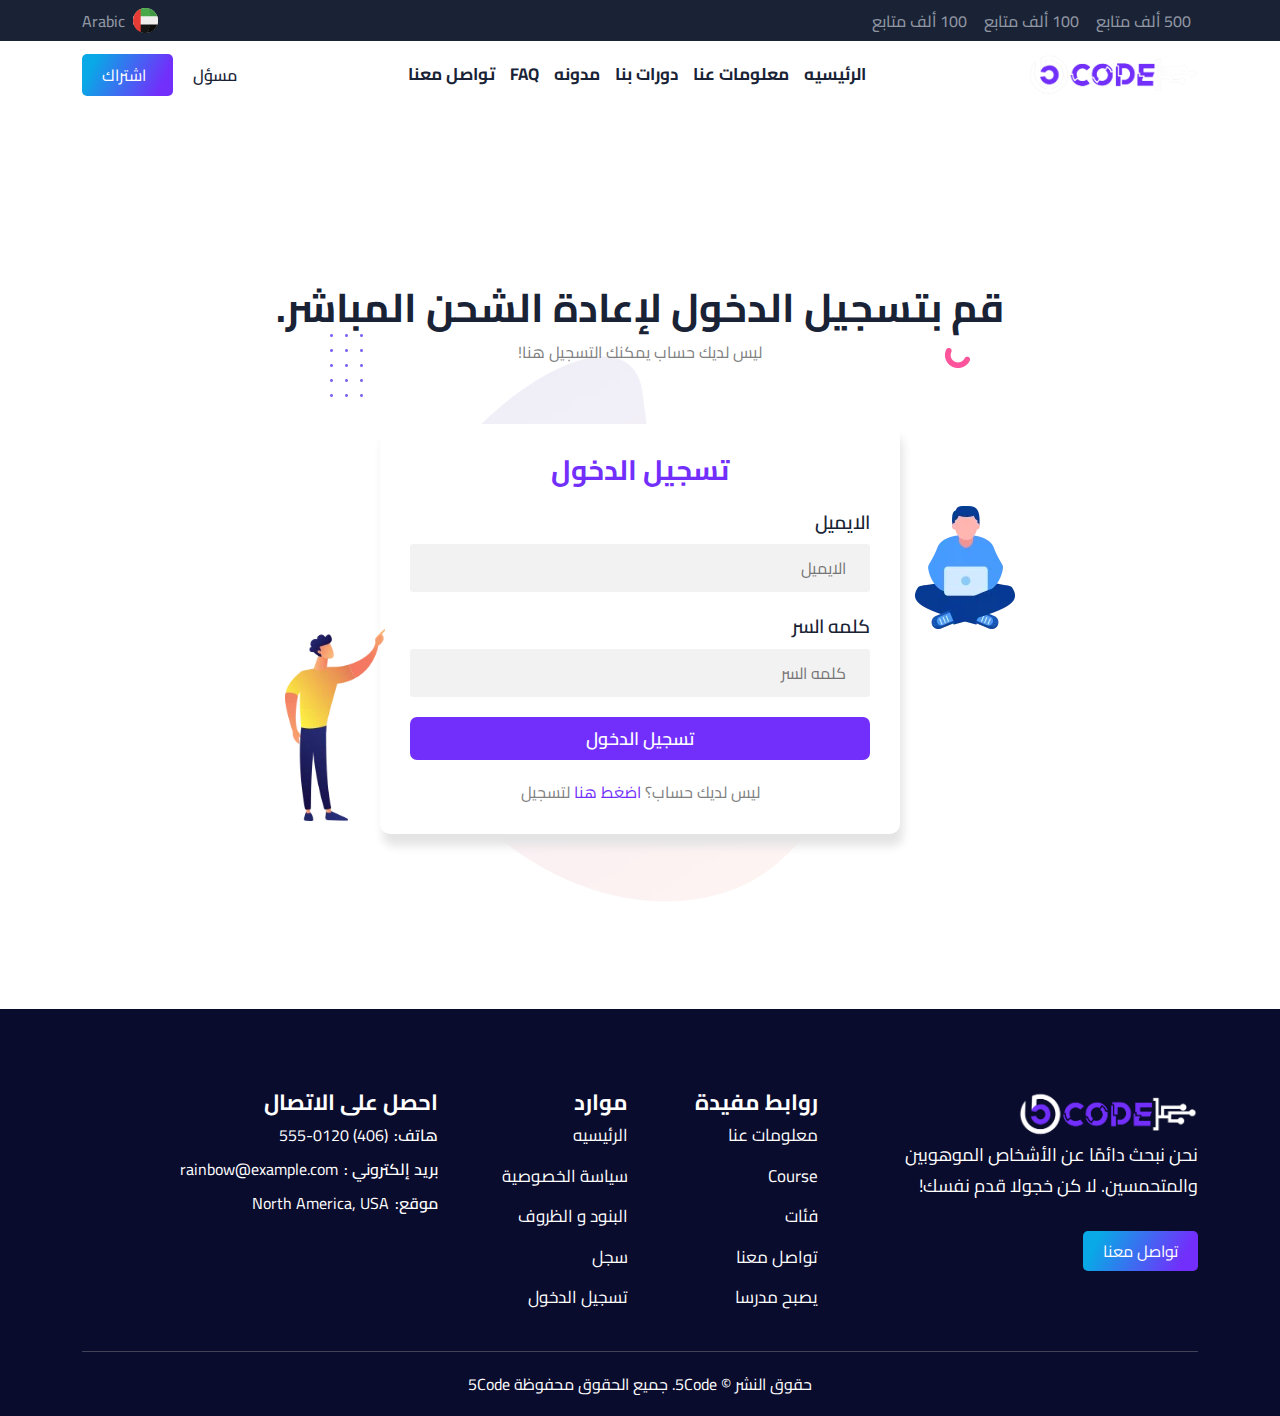
<file: login.html>
<!DOCTYPE html>
<html lang="en" dir="rtl">
  <head>
    <meta charset="UTF-8" />
    <meta name="viewport" content="width=device-width, initial-scale=1.0" />
    <title>5 Code Courses Code | تسجيل الدخول</title>
    <link rel="stylesheet" href="css/style.css" />
    <!-- bootstrap -->
    <link rel="stylesheet" href="css/bootstrap.css" />
    <!-- start swiper -->
    <link rel="stylesheet" href="css/style.css" />

    <!-- font awesome -->
    <link
      rel="stylesheet"
      href="https://cdnjs.cloudflare.com/ajax/libs/font-awesome/6.4.0/css/all.min.css"
      integrity="sha512-iecdLmaskl7CVkqkXNQ/ZH/XLlvWZOJyj7Yy7tcenmpD1ypASozpmT/E0iPtmFIB46ZmdtAc9eNBvH0H/ZpiBw=="
      crossorigin="anonymous"
      referrerpolicy="no-referrer"
    />
    <link href="https://unpkg.com/aos@2.3.1/dist/aos.css" rel="stylesheet" />
  </head>
  <body>
    <!-- start mini header -->
    <div class="mini_header">
      <div class="container">
        <div class="line">
          <div class="left">
            <div class="social_info">
              <a href="#">
                <i class="fa-brands fa-facebook-f"></i>
                <span>500 ألف متابع </span>
              </a>
              <a href="#">
                <i class="fa-brands fa-instagram"></i>
                <span>100 ألف متابع </span>
              </a>
              <a href="#">
                <i class="fa-solid fa-phone"></i>
                <span>100 ألف متابع </span>
              </a>
            </div>
          </div>
          <div class="right">
            <div class="social_media">
              <a href="#">
                <i class="fa-brands fa-facebook-f"></i>
              </a>
              <a href="#">
                <i class="fa-brands fa-instagram"></i>
              </a>
              <a href="#">
                <i class="fa-brands fa-youtube"></i>
              </a>
              <a href="#">
                <i class="fa-brands fa-behance"></i>
              </a>
            </div>
            <div class="lang">
              <div class="active_lang">
                <img src="images/arabic.svg" alt="en" />
                <span>Arabic</span>
              </div>
              <div class="list">
                <div class="item">
                  <img src="images/united-kingdom.svg" alt="en" />
                  <span>English</span>
                </div>
                <div class="item">
                  <img src="images/arabic.svg" alt="en" />
                  <span>Arabic</span>
                </div>
              </div>
            </div>
          </div>
        </div>
      </div>
    </div>
    <!-- start mini header -->

    <!-- start header -->
    <div class="header">
      <div class="container">
        <div class="line">
          <div class="logo">
            <img src="images/5code logo.png" alt="" />
          </div>
          <div class="links">
            <a href="index.html" class="link"> الرئيسيه </a>
            <a href="about-us.html" class="link"> معلومات عنا </a>
            <a href="courses.html" class="link"> دورات بنا </a>
            <a href="blog.html" class="link"> مدونه </a>
            <a href="faq.html" class="link"> FAQ </a>
            <a href="contact.html" class="link"> تواصل معنا </a>
          </div>
          <div class="info">
            <div class="admin">
              <i class="fa-regular fa-user"></i>
              <span>مسؤل</span>
            </div>
            <a href="sign-up.html" class="btn_signUp">
              <i class="fa-solid fa-user-plus"></i>
              اشتراك
            </a>
            <div class="btn_menu icon_menu">
              <i class="fa-solid fa-bars"></i>
            </div>
          </div>
        </div>
      </div>
    </div>
    <!-- end header -->

    <!-- start menu mobile -->
    <div class="overflow"></div>
    <div class="menu_mobile">
      <div class="head">
        <img src="images/5code logo.png" alt="" />

        <i class="fa-solid fa-xmark btn_close_menu"></i>
      </div>
      <div class="links">
        <a href="index.html" class="link"> الرئيسيه </a>
        <a href="about-us.html" class="link"> معلومات عنا </a>
        <a href="courses.html" class="link"> دورات بنا </a>
        <a href="blog.html" class="link"> مدونه </a>
        <a href="اسئله.html" class="link"> FAQ </a>
        <a href="contact.html" class="link"> تواصل معنا </a>
      </div>
    </div>
    <!-- end menu mobile -->

    <div class="sign_section">
      <div class="content">
        <h2 class="title">قم بتسجيل الدخول لإعادة الشحن المباشر.</h2>
        <div class="desc">ليس لديك حساب يمكنك التسجيل هنا!</div>

        <form action="">
          <h3>تسجيل الدخول</h3>
          <div class="input_item">
            <label for="">الايميل</label>
            <div class="input">
              <i class="fa-regular fa-envelope"></i>
              <input type="text" placeholder="الايميل" />
            </div>
          </div>
          <div class="input_item">
            <label for="">كلمه السر</label>
            <div class="input">
              <i class="fa-solid fa-lock"></i>
              <input type="text" placeholder="كلمه السر" />
            </div>
          </div>
          <button class="btn_sign">تسجيل الدخول</button>
          <div class="text">
            ليس لديك حساب؟ <a href="sign-up.html">اضغط هنا</a> لتسجيل
          </div>
          <div class="shap_img">
            <img src="images/sign-up.webp" alt="" />
          </div>
          <div class="man1">
            <img src="images/man-1.webp" alt="" />
          </div>
          <div class="man2">
            <img src="images/man-2.webp" alt="" />
          </div>
          <div class="circle">
            <img src="images/circle.webp" alt="" />
          </div>
          <div class="dots">
            <img src="images/dot.webp" alt="" />
          </div>
        </form>
      </div>
    </div>

    <!-- start footer -->
    <footer>
      <div class="container">
        <div class="row">
          <div class="col-12 col-md-6 col-lg-4">
            <div class="footer_widget">
              <div class="logo">
                <img src="images/5code logo.png" alt="logo" loading="lazy" />
              </div>
              <div class="desc">
                نحن نبحث دائمًا عن الأشخاص الموهوبين والمتحمسين. لا كن خجولا قدم
                نفسك!
              </div>
              <a href="#" class="btn_contact">تواصل معنا</a>
            </div>
          </div>
          <div class="col-12 col-md-6 col-lg-2">
            <div class="items">
              <h4>روابط مفيدة</h4>
              <div class="item">معلومات عنا</div>
              <div class="item">Course</div>
              <div class="item">فئات</div>
              <div class="item">تواصل معنا</div>
              <div class="item">يصبح مدرسا</div>
            </div>
          </div>
          <div class="col-12 col-md-6 col-lg-2">
            <div class="items">
              <h4>موارد</h4>
              <div class="item">الرئيسيه</div>
              <div class="item">سياسة الخصوصية</div>
              <div class="item">البنود و الظروف</div>
              <div class="item">سجل</div>
              <div class="item">تسجيل الدخول</div>
            </div>
          </div>
          <div class="col-12 col-md-6 col-lg-3">
            <h4>احصل على الاتصال</h4>
            <div class="contact_details">
              <div class="detail">
                <p>هاتف:</p>
                <span>(406) 555-0120</span>
              </div>
              <div class="detail">
                <p>بريد إلكتروني :</p>
                <span>rainbow@example.com</span>
              </div>
              <div class="detail">
                <p>موقع:</p>
                <span> North America, USA</span>
              </div>
            </div>
            <div class="social_media">
              <a href="#">
                <i class="fa-brands fa-facebook-f"></i>
              </a>
              <a href="#">
                <i class="fa-brands fa-instagram"></i>
              </a>
              <a href="#">
                <i class="fa-brands fa-youtube"></i>
              </a>
              <a href="#">
                <i class="fa-brands fa-behance"></i>
              </a>
            </div>
          </div>
        </div>
        <div class="copy_right">
          حقوق النشر © 5Code. جميع الحقوق محفوظة 5Code
        </div>
      </div>
    </footer>
    <!-- end footer -->

    <script src="js/bootstrap.js"></script>
    <script src="js/main.js"></script>
    <script src="https://unpkg.com/aos@2.3.1/dist/aos.js"></script>
    <script>
      AOS.init();
    </script>
  </body>
</html>
</file>
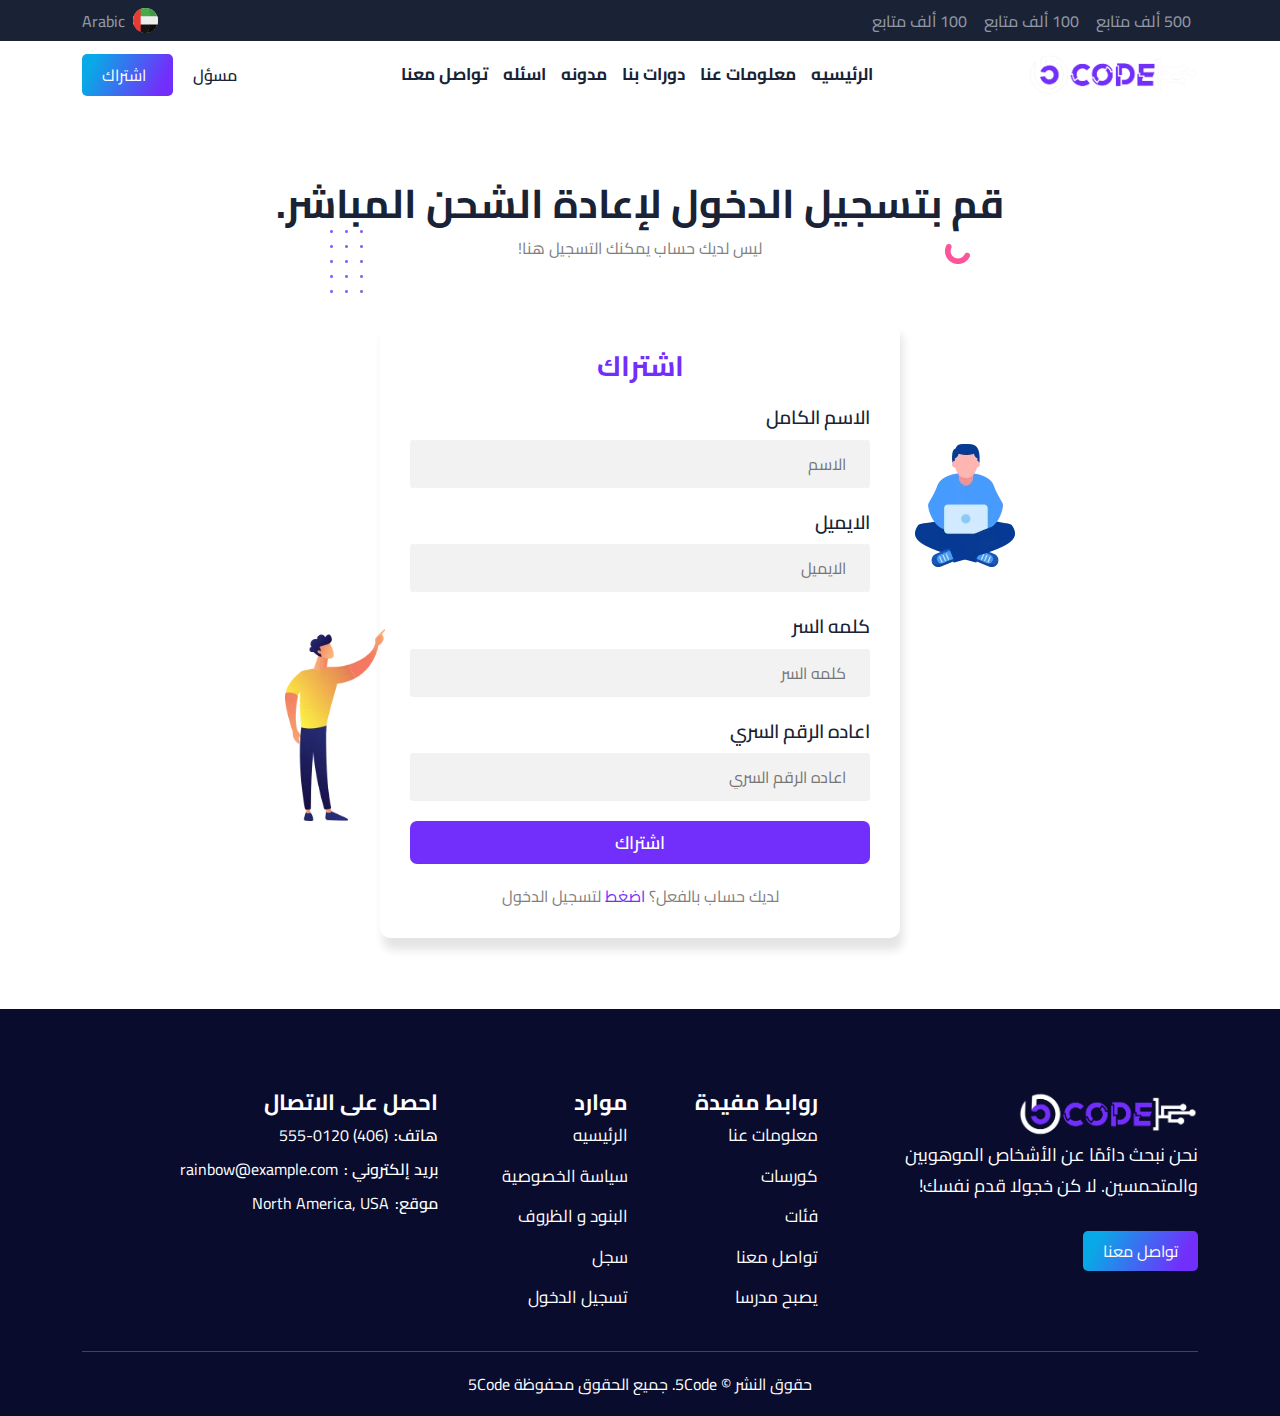
<file: sign-up.html>
<!DOCTYPE html>
<html lang="en" dir="rtl">
  <head>
    <meta charset="UTF-8" />
    <meta name="viewport" content="width=device-width, initial-scale=1.0" />
    <title>5 Code كورس Code | تسجيل الدخول</title>
    <link rel="stylesheet" href="css/style.css" />
    <!-- bootstrap -->
    <link rel="stylesheet" href="css/bootstrap.css" />
    <!-- start swiper -->
    <link rel="stylesheet" href="css/style.css" />

    <!-- font awesome -->
    <link
      rel="stylesheet"
      href="https://cdnjs.cloudflare.com/ajax/libs/font-awesome/6.4.0/css/all.min.css"
      integrity="sha512-iecdLmaskl7CVkqkXNQ/ZH/XLlvWZOJyj7Yy7tcenmpD1ypASozpmT/E0iPtmFIB46ZmdtAc9eNBvH0H/ZpiBw=="
      crossorigin="anonymous"
      referrerpolicy="no-referrer"
    />
    <link href="https://unpkg.com/aos@2.3.1/dist/aos.css" rel="stylesheet" />
  </head>
  <body>
    <!-- start mini header -->
    <div class="mini_header">
      <div class="container">
        <div class="line">
          <div class="left">
            <div class="social_info">
              <a href="#">
                <i class="fa-brands fa-facebook-f"></i>
                <span>500 ألف متابع </span>
              </a>
              <a href="#">
                <i class="fa-brands fa-instagram"></i>
                <span>100 ألف متابع </span>
              </a>
              <a href="#">
                <i class="fa-solid fa-phone"></i>
                <span>100 ألف متابع </span>
              </a>
            </div>
          </div>
          <div class="right">
            <div class="social_media">
              <a href="#">
                <i class="fa-brands fa-facebook-f"></i>
              </a>
              <a href="#">
                <i class="fa-brands fa-instagram"></i>
              </a>
              <a href="#">
                <i class="fa-brands fa-youtube"></i>
              </a>
              <a href="#">
                <i class="fa-brands fa-behance"></i>
              </a>
            </div>
            <div class="lang">
              <div class="active_lang">
                <img src="images/arabic.svg" alt="en" />
                <span>Arabic</span>
              </div>
              <div class="list">
                <div class="item">
                  <img src="images/united-kingdom.svg" alt="en" />
                  <span>English</span>
                </div>
                <div class="item">
                  <img src="images/arabic.svg" alt="en" />
                  <span>Arabic</span>
                </div>
              </div>
            </div>
          </div>
        </div>
      </div>
    </div>
    <!-- start mini header -->

    <!-- start header -->
    <div class="header">
      <div class="container">
        <div class="line">
          <div class="logo">
            <img src="images/5code logo.png" alt="" />
          </div>
          <div class="links">
            <a href="index.html" class="link"> الرئيسيه </a>
            <a href="about-us.html" class="link"> معلومات عنا </a>
            <a href="courses.html" class="link"> دورات بنا </a>
            <a href="blog.html" class="link"> مدونه </a>
            <a href="faq.html" class="link"> اسئله </a>
            <a href="contact.html" class="link"> تواصل معنا </a>
          </div>
          <div class="info">
            <div class="admin">
              <i class="fa-regular fa-user"></i>
              <span>مسؤل</span>
            </div>
            <a href="sign-up.html" class="btn_signUp">
              <i class="fa-solid fa-user-plus"></i>
              اشتراك
            </a>
            <div class="btn_menu icon_menu">
              <i class="fa-solid fa-bars"></i>
            </div>
          </div>
        </div>
      </div>
    </div>
    <!-- end header -->

    <!-- start menu mobile -->
    <div class="overflow"></div>
    <div class="menu_mobile">
      <div class="head">
        <img src="images/5code logo.png" alt="" />

        <i class="fa-solid fa-xmark btn_close_menu"></i>
      </div>
      <div class="links">
        <a href="index.html" class="link"> الرئيسيه </a>
        <a href="about-us.html" class="link"> معلومات عنا </a>
        <a href="courses.html" class="link"> دورات بنا </a>
        <a href="blog.html" class="link"> مدونه </a>
        <a href="faq.html" class="link"> اسئله </a>
        <a href="#" class="link"> تواصل معنا </a>
      </div>
    </div>
    <!-- end menu mobile -->

    <div class="sign_section">
      <div class="content">
        <h2 class="title">قم بتسجيل الدخول لإعادة الشحن المباشر.</h2>
        <div class="desc">ليس لديك حساب يمكنك التسجيل هنا!</div>

        <form action="">
          <h3>اشتراك</h3>
          <div class="input_item">
            <label for="">الاسم الكامل</label>
            <div class="input">
              <i class="fa-regular fa-user"></i>
              <input type="text" placeholder="الاسم" />
            </div>
          </div>
          <div class="input_item">
            <label for="">الايميل</label>
            <div class="input">
              <i class="fa-regular fa-envelope"></i>
              <input type="text" placeholder="الايميل" />
            </div>
          </div>
          <div class="input_item">
            <label for="">كلمه السر</label>
            <div class="input">
              <i class="fa-solid fa-lock"></i>
              <input type="text" placeholder="كلمه السر" />
            </div>
          </div>
          <div class="input_item">
            <label for="">اعاده الرقم السري</label>
            <div class="input">
              <i class="fa-solid fa-lock"></i>
              <input type="text" placeholder="اعاده الرقم السري" />
            </div>
          </div>
          <button class="btn_sign">اشتراك</button>
          <div class="text">
            لديك حساب بالفعل؟ <a href="login.html">اضغط </a> لتسجيل الدخول
          </div>
          <div class="shap_img">
            <img src="images/sign-up.webp" alt="" />
          </div>
          <div class="man1">
            <img src="images/man-1.webp" alt="" />
          </div>
          <div class="man2">
            <img src="images/man-2.webp" alt="" />
          </div>
          <div class="circle">
            <img src="images/circle.webp" alt="" />
          </div>
          <div class="dots">
            <img src="images/dot.webp" alt="" />
          </div>
        </form>
      </div>
    </div>

    <!-- start footer -->
    <footer>
      <div class="container">
        <div class="row">
          <div class="col-12 col-md-6 col-lg-4">
            <div class="footer_widget">
              <div class="logo">
                <img src="images/5code logo.png" alt="logo" loading="lazy" />
              </div>
              <div class="desc">
                نحن نبحث دائمًا عن الأشخاص الموهوبين والمتحمسين. لا كن خجولا قدم
                نفسك!
              </div>
              <a href="#" class="btn_contact">تواصل معنا</a>
            </div>
          </div>
          <div class="col-12 col-md-6 col-lg-2">
            <div class="items">
              <h4>روابط مفيدة</h4>
              <div class="item">معلومات عنا</div>
              <div class="item">كورسات</div>
              <div class="item">فئات</div>
              <div class="item">تواصل معنا</div>
              <div class="item">يصبح مدرسا</div>
            </div>
          </div>
          <div class="col-12 col-md-6 col-lg-2">
            <div class="items">
              <h4>موارد</h4>
              <div class="item">الرئيسيه</div>
              <div class="item">سياسة الخصوصية</div>
              <div class="item">البنود و الظروف</div>
              <div class="item">سجل</div>
              <div class="item">تسجيل الدخول</div>
            </div>
          </div>
          <div class="col-12 col-md-6 col-lg-3">
            <h4>احصل على الاتصال</h4>
            <div class="contact_details">
              <div class="detail">
                <p>هاتف:</p>
                <span>(406) 555-0120</span>
              </div>
              <div class="detail">
                <p>بريد إلكتروني :</p>
                <span>rainbow@example.com</span>
              </div>
              <div class="detail">
                <p>موقع:</p>
                <span> North America, USA</span>
              </div>
            </div>
            <div class="social_media">
              <a href="#">
                <i class="fa-brands fa-facebook-f"></i>
              </a>
              <a href="#">
                <i class="fa-brands fa-instagram"></i>
              </a>
              <a href="#">
                <i class="fa-brands fa-youtube"></i>
              </a>
              <a href="#">
                <i class="fa-brands fa-behance"></i>
              </a>
            </div>
          </div>
        </div>
        <div class="copy_right">
          حقوق النشر © 5Code. جميع الحقوق محفوظة 5Code
        </div>
      </div>
    </footer>
    <!-- end footer -->

    <script src="js/bootstrap.js"></script>
    <script src="js/main.js"></script>
    <script src="https://unpkg.com/aos@2.3.1/dist/aos.js"></script>
    <script>
      AOS.init();
    </script>
  </body>
</html>
</file>
<file: css/style.css>
@import url("https://fonts.googleapis.com/css2?family=Cairo:wght@200;300;400;500;600;700;800;900&family=Poppins:wght@300;400;500;600;700&display=swap");
.mini_header {
  padding: 8px 0;
  background-color: #192335;
  color: #9196a3;
}
.mini_header .line {
  display: -webkit-box;
  display: -ms-flexbox;
  display: flex;
  -webkit-box-align: center;
      -ms-flex-align: center;
          align-items: center;
  -webkit-box-pack: justify;
      -ms-flex-pack: justify;
          justify-content: space-between;
}
.mini_header .line .left .social_info {
  display: -webkit-box;
  display: -ms-flexbox;
  display: flex;
  -webkit-box-align: center;
      -ms-flex-align: center;
          align-items: center;
  gap: 10px;
}
.mini_header .line .left .social_info a {
  display: -webkit-box;
  display: -ms-flexbox;
  display: flex;
  -webkit-box-align: center;
      -ms-flex-align: center;
          align-items: center;
  gap: 7px;
  -webkit-transition: all 0.3s;
  transition: all 0.3s;
}
.mini_header .line .left .social_info a:hover {
  color: white !important;
}
.mini_header .line .left .social_info a span {
  font-weight: 500;
}
.mini_header .line .right {
  display: -webkit-box;
  display: -ms-flexbox;
  display: flex;
  -webkit-box-align: center;
      -ms-flex-align: center;
          align-items: center;
  gap: 30px;
}
.mini_header .line .right .social_media {
  display: -webkit-box;
  display: -ms-flexbox;
  display: flex;
  -webkit-box-align: center;
      -ms-flex-align: center;
          align-items: center;
  gap: 15px;
}
.mini_header .line .right .social_media a:hover {
  color: white !important;
}
.mini_header .line .right .lang {
  position: relative;
  cursor: pointer;
}
.mini_header .line .right .lang .active_lang {
  display: -webkit-box;
  display: -ms-flexbox;
  display: flex;
  -webkit-box-align: center;
      -ms-flex-align: center;
          align-items: center;
  gap: 8px;
}
.mini_header .line .right .lang .active_lang img {
  width: 25px;
  height: 25px;
}
.mini_header .line .right .lang .active_lang span {
  font-weight: 500;
}
.mini_header .line .right .lang:hover .list {
  top: 25px;
  opacity: 1;
  visibility: visible;
}
.mini_header .line .right .lang .list {
  padding: 15px;
  background-color: white;
  border-radius: 8px;
  position: absolute;
  top: 20px;
  left: 0;
  width: 150px;
  opacity: 0;
  visibility: hidden;
  -webkit-transition: all 0.4s ease;
  transition: all 0.4s ease;
}
.mini_header .line .right .lang .list .item:not(:last-child) {
  margin-bottom: 15px;
}
.mini_header .line .right .lang .list .item img {
  width: 25px;
  height: 25px;
}
.mini_header .line .right .lang .list .item span {
  font-weight: 500;
}

@media (max-width: 768px) {
  .mini_header .line {
    -webkit-box-orient: vertical;
    -webkit-box-direction: normal;
        -ms-flex-direction: column;
            flex-direction: column;
    gap: 6px;
  }
  .mini_header .line .left .social_info a i {
    font-size: 14px;
  }
  .mini_header .line .left .social_info a span {
    font-size: 12px;
  }
}
.header {
  padding: 10px;
}
.header .line {
  display: -webkit-box;
  display: -ms-flexbox;
  display: flex;
  -webkit-box-align: center;
      -ms-flex-align: center;
          align-items: center;
  -webkit-box-pack: justify;
      -ms-flex-pack: justify;
          justify-content: space-between;
}
.header .line .logo img {
  width: 170px;
}
.header .line .links {
  display: -webkit-box;
  display: -ms-flexbox;
  display: flex;
  -webkit-box-align: center;
      -ms-flex-align: center;
          align-items: center;
  gap: 15px;
}
.header .line .links .link {
  font-weight: 700;
  font-size: 17px;
}
.header .line .links .link:hover, .header .line .links .link.active {
  color: #722ffb !important;
}
.header .line .info {
  display: -webkit-box;
  display: -ms-flexbox;
  display: flex;
  -webkit-box-align: center;
      -ms-flex-align: center;
          align-items: center;
  gap: 20px;
}
.header .line .info .admin {
  display: -webkit-box;
  display: -ms-flexbox;
  display: flex;
  -webkit-box-align: center;
      -ms-flex-align: center;
          align-items: center;
  gap: 8px;
}
.header .line .info .admin i {
  font-size: 17px;
}
.header .line .info .admin span {
  font-weight: 600;
}
.header .line .info .btn_signUp {
  padding: 9px 20px;
  background: linear-gradient(115.26deg, #08a9e6 13.55%, #722ffb 85.12%);
  border: none;
  color: white !important;
  display: -webkit-box;
  display: -ms-flexbox;
  display: flex;
  -webkit-box-align: center;
      -ms-flex-align: center;
          align-items: center;
  gap: 7px;
  border-radius: 5px;
  -webkit-transition: all 0.3s;
  transition: all 0.3s;
}
.header .line .info .btn_signUp:hover {
  scale: 0.9;
}
.header .line .info .btn_menu {
  display: none;
}

@media (max-width: 768px) {
  .header .line .logo img {
    width: 120px;
  }
  .header .line .links {
    display: none;
  }
  .header .line .info .admin {
    display: none;
  }
  .header .line .info .btn_signUp {
    display: none;
  }
  .header .line .info .btn_menu {
    display: block;
    cursor: pointer;
  }
  .header .line .info .btn_menu i {
    font-size: 23px;
  }
}
.head_page {
  padding: 100px 0;
  background-color: #f9f9f9;
  background-image: -webkit-gradient(linear, right top, left top, from(#fef0ed), color-stop(#fef1f5), color-stop(#f9f3fd), color-stop(#f1f7ff), to(#ecfaff));
  background-image: linear-gradient(to left, #fef0ed, #fef1f5, #f9f3fd, #f1f7ff, #ecfaff);
}
.head_page .container {
  height: 100%;
  display: -webkit-box;
  display: -ms-flexbox;
  display: flex;
  -webkit-box-align: center;
      -ms-flex-align: center;
          align-items: center;
  -webkit-box-pack: center;
      -ms-flex-pack: center;
          justify-content: center;
  -webkit-box-orient: vertical;
  -webkit-box-direction: normal;
      -ms-flex-direction: column;
          flex-direction: column;
}
.head_page .container .paths {
  color: gray;
}
.head_page .container h1 {
  font-size: 35px;
  font-weight: 800;
  margin-top: 10px;
}

@media (max-width: 768px) {
  .head_page {
    padding: 40px 0;
  }
  .head_page .container .paths {
    font-size: 14px;
  }
  .head_page .container .title {
    font-size: 22px;
  }
}
.overflow {
  position: fixed;
  top: 0;
  left: 0;
  width: 100%;
  height: 100%;
  background-color: rgba(0, 0, 0, 0.462);
  z-index: 998;
  display: none;
}
.overflow.active {
  display: block;
}

.menu_mobile {
  position: fixed;
  top: 0;
  left: -100%;
  width: 300px;
  background-color: white;
  height: 100%;
  padding: 20px;
  z-index: 999;
  -webkit-transition: all 0.3s;
  transition: all 0.3s;
}
.menu_mobile.active {
  left: 0;
}
.menu_mobile .head {
  display: -webkit-box;
  display: -ms-flexbox;
  display: flex;
  -webkit-box-align: center;
      -ms-flex-align: center;
          align-items: center;
  -webkit-box-pack: justify;
      -ms-flex-pack: justify;
          justify-content: space-between;
}
.menu_mobile .head img {
  width: 90px;
}
.menu_mobile .head i {
  font-size: 20px;
  cursor: pointer;
}
.menu_mobile .links {
  margin-top: 30px;
}
.menu_mobile .links .link {
  display: block;
  font-size: 20px;
  font-weight: 500;
  display: -webkit-box;
  display: -ms-flexbox;
  display: flex;
  -webkit-box-align: center;
      -ms-flex-align: center;
          align-items: center;
  -webkit-box-pack: justify;
      -ms-flex-pack: justify;
          justify-content: space-between;
}
.menu_mobile .links .link:not(:last-child) {
  margin-bottom: 15px;
}
.menu_mobile .links .link i {
  font-size: 16px;
}

footer {
  padding: 80px 0 20px;
  background-color: #0a0c2d;
  color: white;
}
footer .footer_widget .logo img {
  width: 180px;
}
footer .footer_widget .desc {
  font-size: 18px;
  line-height: 1.7;
}
footer .footer_widget a {
  padding: 8px 20px;
  background: linear-gradient(115.26deg, #08a9e6 13.55%, #722ffb 85.12%);
  border: none;
  color: white !important;
  display: -webkit-box;
  display: -ms-flexbox;
  display: flex;
  -webkit-box-align: center;
      -ms-flex-align: center;
          align-items: center;
  gap: 7px;
  border-radius: 5px;
  -webkit-transition: all 0.3s ease;
  transition: all 0.3s ease;
  width: -webkit-fit-content;
  width: -moz-fit-content;
  width: fit-content;
  margin-top: 30px;
}
footer .footer_widget a:hover {
  background: linear-gradient(115.26deg, #722ffb 13.55%, #08a9e6 85.12%);
}
footer h4 {
  font-size: 22px;
  font-weight: 700;
}
footer .items .item {
  font-size: 17px;
}
footer .items .item:not(:last-child) {
  margin-bottom: 15px;
}
footer .contact_details .detail {
  display: -webkit-box;
  display: -ms-flexbox;
  display: flex;
  -webkit-box-align: center;
      -ms-flex-align: center;
          align-items: center;
  gap: 6px;
}
footer .contact_details .detail:not(:last-child) {
  margin-bottom: 10px;
}
footer .contact_details .detail p {
  font-weight: 600;
}
footer .social_media {
  display: -webkit-box;
  display: -ms-flexbox;
  display: flex;
  -webkit-box-align: center;
      -ms-flex-align: center;
          align-items: center;
  gap: 15px;
  margin-top: 25px;
}
footer .social_media a i {
  font-size: 20px;
}
footer .copy_right {
  text-align: center;
  padding-top: 20px;
  margin-top: 40px;
  border-top: 1px solid rgb(68, 68, 89);
}

@media (max-width: 768px) {
  footer {
    text-align: center;
    padding: 40px 15px;
  }
  footer .footer_widget {
    margin-bottom: 20px;
  }
  footer .footer_widget .logo img {
    width: 120px;
  }
  footer .footer_widget .desc {
    font-size: 14px;
    margin-bottom: 5px;
  }
  footer .footer_widget a {
    margin: auto;
    padding: 4px 15px;
    font-size: 14px;
  }
  footer h4 {
    font-size: 18px;
  }
  footer .items {
    margin-bottom: 20px;
  }
  footer .items .item {
    font-size: 15px;
  }
  footer .contact_details .detail {
    -webkit-box-pack: center;
        -ms-flex-pack: center;
            justify-content: center;
    font-size: 15px;
  }
  footer .social_media {
    -webkit-box-pack: center;
        -ms-flex-pack: center;
            justify-content: center;
  }
  footer .social_media a i {
    font-size: 14px;
  }
}
.overflow {
  content: "";
  position: fixed;
  top: 0;
  left: 0;
  width: 100%;
  height: 100%;
  background-color: rgba(0, 0, 0, 0.33);
  z-index: 999;
  display: none;
}
.overflow.active {
  display: block;
}

.popup_add,
.popup_update {
  position: fixed;
  max-width: 550px;
  width: 90%;
  background-color: white;
  border-radius: 10px;
  top: 50%;
  left: 50%;
  -webkit-transform: translate(-50%, -50%);
          transform: translate(-50%, -50%);
  z-index: 9999;
  display: none;
  max-height: 90vh;
  overflow-x: hidden;
  overflow-y: auto;
}
.popup_add.active,
.popup_update.active {
  display: block;
}
.popup_add::-webkit-scrollbar-track,
.popup_update::-webkit-scrollbar-track {
  border-radius: 10px;
  background-color: #f5f5f5;
}
.popup_add::-webkit-scrollbar,
.popup_update::-webkit-scrollbar {
  width: 7px;
  background-color: #f5f5f5;
  border-radius: 10px;
}
.popup_add::-webkit-scrollbar-thumb,
.popup_update::-webkit-scrollbar-thumb {
  border-radius: 10px;
  -webkit-box-shadow: inset 0 0 6px rgba(0, 0, 0, 0.3);
  background-color: transparent;
}
.popup_add .head,
.popup_update .head {
  display: -webkit-box;
  display: -ms-flexbox;
  display: flex;
  -webkit-box-align: center;
      -ms-flex-align: center;
          align-items: center;
  -webkit-box-pack: end;
      -ms-flex-pack: end;
          justify-content: end;
  padding: 10px 15px;
}
.popup_add .head i,
.popup_update .head i {
  font-size: 20px;
  cursor: pointer;
}
.popup_add .text,
.popup_update .text {
  text-align: center;
  margin: 20px 0;
}
.popup_add .text .title,
.popup_update .text .title {
  font-weight: 700;
  margin-bottom: 0;
}
.popup_add .text .desc,
.popup_update .text .desc {
  font-size: 15px;
  color: gray;
}
.popup_add form,
.popup_update form {
  padding: 10px 15px;
}
.popup_add form .row,
.popup_update form .row {
  -webkit-box-align: end;
      -ms-flex-align: end;
          align-items: end;
}
.popup_add form .input_item,
.popup_update form .input_item {
  display: -webkit-box;
  display: -ms-flexbox;
  display: flex;
  -webkit-box-orient: vertical;
  -webkit-box-direction: normal;
      -ms-flex-direction: column;
          flex-direction: column;
  gap: 5px;
  margin-bottom: 15px;
  position: relative;
}
.popup_add form .input_item label,
.popup_update form .input_item label {
  font-size: 15px;
  font-weight: 500;
  color: #324664;
}
.popup_add form .input_item input,
.popup_add form .input_item select,
.popup_add form .input_item textarea,
.popup_update form .input_item input,
.popup_update form .input_item select,
.popup_update form .input_item textarea {
  border: 1px solid rgb(221, 221, 221);
  padding: 5px;
  border-radius: 4px;
  font-size: 14px;
  outline: none;
}
.popup_add form .input_item input:focus,
.popup_add form .input_item select:focus,
.popup_add form .input_item textarea:focus,
.popup_update form .input_item input:focus,
.popup_update form .input_item select:focus,
.popup_update form .input_item textarea:focus {
  border: 1px solid #7356f1;
}
.popup_add form .input_item textarea,
.popup_update form .input_item textarea {
  height: 100px;
}
.popup_add form .input_item .error,
.popup_update form .input_item .error {
  position: absolute;
  font-size: 13px;
  color: red;
  top: 0;
  left: 0;
}
.popup_add form .input_file,
.popup_update form .input_file {
  margin-bottom: 15px;
}
.popup_add form .input_file span,
.popup_update form .input_file span {
  font-size: 15px;
  font-weight: 500;
}
.popup_add form .input_file label,
.popup_update form .input_file label {
  padding: 8px;
  background: #eff1f6;
  font-size: 15px;
  border-radius: 5px;
  width: 100%;
  position: relative;
  cursor: pointer;
}
.popup_add form .input_file input,
.popup_update form .input_file input {
  display: none;
}
.popup_add form .input_checkbox,
.popup_update form .input_checkbox {
  margin-bottom: 10px;
}
.popup_add form .input_checkbox label,
.popup_update form .input_checkbox label {
  font-size: 15px;
  font-weight: 500;
  color: #324664;
}
.popup_add form .input_url,
.popup_update form .input_url {
  display: -webkit-box;
  display: -ms-flexbox;
  display: flex;
  -webkit-box-align: center;
      -ms-flex-align: center;
          align-items: center;
  margin-bottom: 10px;
}
.popup_add form .input_url label,
.popup_update form .input_url label {
  font-weight: 500;
  color: #324664;
}
.popup_add form .input_url input,
.popup_update form .input_url input {
  border: none;
  border-bottom: 1px solid #324664;
  outline: none;
  font-weight: 500;
  color: #324664;
  width: 100%;
}
.popup_add form .hr,
.popup_update form .hr {
  position: relative;
  height: 1px;
  width: 100%;
  background-color: rgb(230, 230, 230);
  margin: 20px 0;
}
.popup_add form .hr::after,
.popup_update form .hr::after {
  content: "Payment";
  position: absolute;
  top: 50%;
  left: 50%;
  -webkit-transform: translate(-50%, -50%);
          transform: translate(-50%, -50%);
  background-color: white;
  color: gray;
}
.popup_add form .inputs_radios_method,
.popup_update form .inputs_radios_method {
  display: -webkit-box;
  display: -ms-flexbox;
  display: flex;
  -webkit-box-align: center;
      -ms-flex-align: center;
          align-items: center;
  -webkit-box-pack: center;
      -ms-flex-pack: center;
          justify-content: center;
  gap: 20px;
  margin: 10px 0;
}
.popup_add form .inputs_radios_method .input_radio_type,
.popup_add form .inputs_radios_method .input_radio_method,
.popup_update form .inputs_radios_method .input_radio_type,
.popup_update form .inputs_radios_method .input_radio_method {
  color: rgb(107, 107, 107);
}
.popup_add form .input_cash,
.popup_update form .input_cash {
  display: none;
}
.popup_add form .input_cash.active,
.popup_update form .input_cash.active {
  display: block;
  text-align: center;
  margin-bottom: 0;
}
.popup_add form .btn_add,
.popup_update form .btn_add {
  padding: 9px 20px;
  background: linear-gradient(115.26deg, #08a9e6 13.55%, #7356f1 85.12%);
  border: none;
  color: white !important;
  display: -webkit-box;
  display: -ms-flexbox;
  display: flex;
  -webkit-box-align: center;
      -ms-flex-align: center;
          align-items: center;
  -webkit-box-pack: center;
      -ms-flex-pack: center;
          justify-content: center;
  gap: 7px;
  border-radius: 5px;
  -webkit-transition: all 0.3s;
  transition: all 0.3s;
  width: 100%;
  margin-top: 15px;
}
.popup_add form .btn_add:hover,
.popup_update form .btn_add:hover {
  scale: 0.9;
}
.popup_add .shap1,
.popup_update .shap1 {
  position: absolute;
  top: 0;
  right: 0;
}
.popup_add .shap1 img,
.popup_update .shap1 img {
  width: 150px;
}

@media (max-width: 768px) {
  .popup_add .head,
.popup_update .head {
    padding: 6px 10px;
  }
  .popup_add .head i,
.popup_update .head i {
    font-size: 18px;
  }
  .popup_add .text .title,
.popup_update .text .title {
    font-size: 19px;
  }
  .popup_add form,
.popup_update form {
    padding: 10px 13px;
  }
  .popup_add form .row .col-6,
.popup_update form .row .col-6 {
    padding-left: 8px;
    padding-right: 8px;
  }
  .popup_add form .input_item,
.popup_update form .input_item {
    margin-bottom: 8px;
  }
  .popup_add form .input_item label,
.popup_update form .input_item label {
    font-size: 13px;
  }
  .popup_add form .input_item input,
.popup_add form .input_item textarea,
.popup_update form .input_item input,
.popup_update form .input_item textarea {
    padding: 3px 5px;
    font-size: 13px;
  }
  .popup_add form .input_item textarea,
.popup_update form .input_item textarea {
    height: 60px;
  }
  .popup_add form .btn_add,
.popup_update form .btn_add {
    padding: 5px;
    font-size: 14px;
    border-radius: 4px;
  }
  .popup_add .shap1,
.popup_update .shap1 {
    width: 130px;
  }
}
.hero_section {
  height: calc(100vh - 109px);
  background-image: url(../images/banner-bg.webp);
  background-size: cover;
  background-repeat: no-repeat;
  position: relative;
}
.hero_section .container {
  height: 100%;
}
.hero_section .container .line {
  height: 100%;
  display: -webkit-box;
  display: -ms-flexbox;
  display: flex;
  -webkit-box-align: center;
      -ms-flex-align: center;
          align-items: center;
  gap: 30px;
  position: relative;
  z-index: 100;
}
.hero_section .container .line > div {
  width: 33%;
}
.hero_section .container .line .start .head_text {
  padding: 10px;
  background-color: white;
  border-radius: 5px;
  display: -webkit-box;
  display: -ms-flexbox;
  display: flex;
  -webkit-box-align: center;
      -ms-flex-align: center;
          align-items: center;
  gap: 15px;
  -webkit-box-shadow: 5px 5px 10px rgb(219, 219, 219);
          box-shadow: 5px 5px 10px rgb(219, 219, 219);
  width: -webkit-fit-content;
  width: -moz-fit-content;
  width: fit-content;
  margin-bottom: 25px;
}
.hero_section .container .line .start .head_text span {
  font-weight: 600;
}
.hero_section .container .line .start .title {
  font-size: 45px;
  font-weight: 800;
  position: relative;
}
.hero_section .container .line .start .title img {
  position: absolute;
  top: -100px;
  right: 0;
  width: 250px;
  -webkit-animation: moveleftbounce 5s linear infinite;
          animation: moveleftbounce 5s linear infinite;
}
.hero_section .container .line .start .desc {
  font-weight: 500;
  line-height: 1.7;
  font-size: 17px;
  color: gray;
  margin-bottom: 20px;
}
.hero_section .container .line .start .btn_courses {
  padding: 9px 20px;
  background: linear-gradient(115.26deg, #08a9e6 13.55%, #722ffb 85.12%);
  border: none;
  color: white !important;
  display: -webkit-box;
  display: -ms-flexbox;
  display: flex;
  -webkit-box-align: center;
      -ms-flex-align: center;
          align-items: center;
  gap: 7px;
  border-radius: 5px;
  -webkit-transition: all 0.3s;
  transition: all 0.3s;
}
.hero_section .container .line .start .btn_courses:hover {
  scale: 0.9;
}
.hero_section .container .line .center {
  text-align: center;
}
.hero_section .container .line .center .image img {
  width: 100%;
}
.hero_section .container .line .end .card_course {
  padding: 15px;
  background-color: white;
  border-radius: 10px;
  -webkit-box-shadow: 8px 8px 12px rgb(234, 234, 234);
          box-shadow: 8px 8px 12px rgb(234, 234, 234);
}
.hero_section .container .line .end .card_course .image {
  margin-bottom: 15px;
}
.hero_section .container .line .end .card_course .image img {
  width: 100%;
  border-radius: 10px;
}
.hero_section .container .line .end .card_course .details {
  display: -webkit-box;
  display: -ms-flexbox;
  display: flex;
  -webkit-box-align: center;
      -ms-flex-align: center;
          align-items: center;
  gap: 25px;
  margin-bottom: 10px;
}
.hero_section .container .line .end .card_course .details .item {
  display: -webkit-box;
  display: -ms-flexbox;
  display: flex;
  -webkit-box-align: center;
      -ms-flex-align: center;
          align-items: center;
  gap: 5px;
  color: gray;
}
.hero_section .container .line .end .card_course .title_card {
  font-weight: 700;
  font-size: 27px;
  margin-bottom: 0;
}
.hero_section .container .line .end .card_course .desc_card {
  font-size: 17px;
  line-height: 1.7;
  color: gray;
}
.hero_section .container .line .end .card_course .rating {
  display: -webkit-box;
  display: -ms-flexbox;
  display: flex;
  -webkit-box-align: center;
      -ms-flex-align: center;
          align-items: center;
  gap: 15px;
}
.hero_section .container .line .end .card_course .rating .stars i {
  font-size: 14px;
  color: #ff9747;
}
.hero_section .container .line .end .card_course .rating span {
  font-weight: 500;
  color: gray;
}
.hero_section .container .line .end .card_course .bottom_card {
  margin-top: 15px;
  display: -webkit-box;
  display: -ms-flexbox;
  display: flex;
  -webkit-box-align: center;
      -ms-flex-align: center;
          align-items: center;
  -webkit-box-pack: justify;
      -ms-flex-pack: justify;
          justify-content: space-between;
}
.hero_section .container .line .end .card_course .bottom_card .prices {
  display: -webkit-box;
  display: -ms-flexbox;
  display: flex;
  -webkit-box-align: center;
      -ms-flex-align: center;
          align-items: center;
  gap: 7px;
}
.hero_section .container .line .end .card_course .bottom_card .prices .price {
  font-weight: 700;
  font-size: 24px;
}
.hero_section .container .line .end .card_course .bottom_card .prices .old_price {
  text-decoration: line-through;
  font-weight: 700;
  font-size: 20px;
  color: rgb(183, 183, 183);
}
.hero_section .container .line .end .card_course .bottom_card a {
  display: -webkit-box;
  display: -ms-flexbox;
  display: flex;
  -webkit-box-align: center;
      -ms-flex-align: center;
          align-items: center;
  gap: 5px;
  font-size: 17px;
  font-weight: 600;
  color: #722ffb !important;
}
.hero_section .container .line .end .card_course .bottom_card a i {
  font-size: 14px;
}
.hero_section .container .cross_line {
  position: absolute;
  bottom: 0;
  right: 0;
  -webkit-animation: movebounce 5s linear infinite;
          animation: movebounce 5s linear infinite;
}
.hero_section .container .cross_line img {
  width: 250px;
}
.hero_section .container .shap {
  position: absolute;
  top: 0;
  left: 0;
}
.hero_section .container .shap img {
  width: 150px;
}

@media (max-width: 991px) {
  .hero_section .container .line > div {
    width: 50%;
  }
  .hero_section .container .line .end {
    display: none;
  }
}
@media (max-width: 650px) {
  .hero_section {
    overflow: hidden;
  }
  .hero_section .container .line {
    -webkit-box-orient: vertical;
    -webkit-box-direction: normal;
        -ms-flex-direction: column;
            flex-direction: column;
    -webkit-box-pack: center;
        -ms-flex-pack: center;
            justify-content: center;
  }
  .hero_section .container .line > div {
    width: 100%;
  }
  .hero_section .container .line .start {
    text-align: center;
  }
  .hero_section .container .line .start .text .head_text {
    margin: 0 auto 10px;
    padding: 8px;
  }
  .hero_section .container .line .start .text .head_text span {
    font-size: 13px;
  }
  .hero_section .container .line .start .title {
    font-size: 23px;
    margin-bottom: 0;
  }
  .hero_section .container .line .start .title img {
    top: -40px;
    right: 0;
    width: 130px;
  }
  .hero_section .container .line .start .desc {
    font-size: 13px;
    line-height: 1.6;
    margin-bottom: 10px;
  }
  .hero_section .container .line .start .btn_courses {
    padding: 5px 15px;
    font-size: 15px;
    margin: auto;
  }
  .hero_section .container .line .start .btn_courses i {
    font-size: 12px;
  }
  .hero_section .container .line .center .image img {
    width: 70%;
  }
  .hero_section .container .cross_line img {
    width: 150px;
  }
  .hero_section .container .shap img {
    width: 80px;
  }
}
.information_section {
  padding: 70px 0;
  background: -webkit-gradient(linear, right top, left top, from(#46cefc), color-stop(#00b1ff), color-stop(#008fff), color-stop(#4465f0), to(#8420ca));
  background: linear-gradient(to left, #46cefc, #00b1ff, #008fff, #4465f0, #8420ca);
}
.information_section .boxs {
  display: -ms-grid;
  display: grid;
  grid-template-columns: repeat(auto-fill, minmax(300px, 1fr));
  gap: 30px;
}
.information_section .boxs .box {
  display: -webkit-box;
  display: -ms-flexbox;
  display: flex;
  -webkit-box-align: center;
      -ms-flex-align: center;
          align-items: center;
  gap: 15px;
  color: white;
}
.information_section .boxs .box .icon img {
  width: 75px;
}
.information_section .boxs .box .text h3 {
  font-size: 40px;
  font-weight: 700;
}
.information_section .boxs .box .text span {
  font-size: 17px;
  font-weight: 600;
}

@media (max-width: 768px) {
  .information_section {
    padding: 40px 0;
  }
  .information_section .boxs {
    grid-template-columns: repeat(auto-fill, minmax(150px, 1fr));
    gap: 20px;
  }
  .information_section .boxs .box {
    -webkit-box-orient: vertical;
    -webkit-box-direction: normal;
        -ms-flex-direction: column;
            flex-direction: column;
    gap: 0;
    text-align: center;
  }
  .information_section .boxs .box .icon {
    margin-bottom: 0;
  }
  .information_section .boxs .box .icon img {
    width: 50px;
  }
  .information_section .boxs .box .text h3 {
    font-size: 25px;
    margin-bottom: 0;
  }
  .information_section .boxs .box .text span {
    font-size: 14px;
  }
}
.categories_section {
  padding: 70px 0;
}
.categories_section .subtitle {
  font-size: 14px;
  font-weight: 500;
  color: #722ffb;
  margin-bottom: 15px;
  padding: 7px 20px;
  border-radius: 100px;
  text-transform: uppercase;
  background: #d6c6f6;
  margin: auto;
  display: inline-block;
}
.categories_section .title {
  font-weight: 800;
  max-width: 700px;
  margin: auto;
}
.categories_section .caterories {
  margin-top: 90px;
  display: -ms-grid;
  display: grid;
  grid-template-columns: repeat(auto-fill, minmax(250px, 1fr));
  gap: 30px;
}
.categories_section .caterories .caterorie {
  padding: 40px;
  -webkit-box-shadow: 0px 6px 34px rgba(215, 216, 222, 0.41);
          box-shadow: 0px 6px 34px rgba(215, 216, 222, 0.41);
  cursor: pointer;
  -webkit-transition: all 0.4s;
  transition: all 0.4s;
}
.categories_section .caterories .caterorie:hover {
  -webkit-transform: translateY(-20px);
          transform: translateY(-20px);
}
.categories_section .caterories .caterorie .icon img {
  width: 80px;
  height: 80px;
}
.categories_section .caterories .caterorie .text h4 {
  font-weight: 700;
  font-size: 22px;
  margin: 10px 0;
}
.categories_section .caterories .caterorie .text a {
  display: -webkit-box;
  display: -ms-flexbox;
  display: flex;
  -webkit-box-align: center;
      -ms-flex-align: center;
          align-items: center;
  -webkit-box-pack: center;
      -ms-flex-pack: center;
          justify-content: center;
  gap: 7px;
}
.categories_section .caterories .caterorie .text a i {
  font-size: 14px;
}

@media (max-width: 768px) {
  .categories_section {
    padding: 40px 0;
  }
  .categories_section .subtitle {
    padding: 3px 15px;
  }
  .categories_section .title {
    font-size: 21px;
    max-width: 100%;
  }
  .categories_section .caterories {
    grid-template-columns: repeat(auto-fill, minmax(150px, 1fr));
    gap: 15px;
    margin-top: 40px;
  }
  .categories_section .caterories .caterorie {
    padding: 20px;
  }
  .categories_section .caterories .caterorie .icon img {
    width: 60px;
    height: 60px;
  }
  .categories_section .caterories .caterorie .text h4 {
    margin: 5px 0;
    font-size: 18px;
  }
  .categories_section .caterories .caterorie .text a {
    font-size: 14px;
  }
  .categories_section .caterories .caterorie .text a i {
    font-size: 12px;
  }
}
.join_us_section {
  padding: 80px 0;
  position: relative;
}
.join_us_section .line {
  display: -webkit-box;
  display: -ms-flexbox;
  display: flex;
  -webkit-box-align: center;
      -ms-flex-align: center;
          align-items: center;
  gap: 40px;
}
.join_us_section .line > div {
  width: 50%;
}
.join_us_section .line .left .image img {
  width: 100%;
}
.join_us_section .line .right .title {
  font-size: 45px;
  font-weight: 800;
}
.join_us_section .line .right .desc {
  font-size: 19px;
  color: gray;
}
.join_us_section .line .right a {
  padding: 9px 20px;
  background: linear-gradient(115.26deg, #08a9e6 13.55%, #722ffb 85.12%);
  border: none;
  color: white !important;
  display: -webkit-box;
  display: -ms-flexbox;
  display: flex;
  -webkit-box-align: center;
      -ms-flex-align: center;
          align-items: center;
  gap: 7px;
  border-radius: 5px;
  -webkit-transition: all 0.3s ease;
  transition: all 0.3s ease;
  width: -webkit-fit-content;
  width: -moz-fit-content;
  width: fit-content;
  margin-top: 30px;
}
.join_us_section .line .right a:hover {
  background: linear-gradient(115.26deg, #722ffb 13.55%, #08a9e6 85.12%);
}
.join_us_section .shap {
  position: absolute;
  top: 50%;
  left: 50%;
  -webkit-transform: translate(-50%, -50%);
          transform: translate(-50%, -50%);
  z-index: -1;
}
.join_us_section .shap img {
  width: 80%;
}

@media (max-width: 768px) {
  .join_us_section {
    padding: 40px 0;
  }
  .join_us_section .line {
    -webkit-box-orient: vertical;
    -webkit-box-direction: reverse;
        -ms-flex-direction: column-reverse;
            flex-direction: column-reverse;
    gap: 20px;
    text-align: center;
  }
  .join_us_section .line > div {
    width: 100%;
  }
  .join_us_section .line .left .image img {
    width: 85%;
  }
  .join_us_section .line .right .title {
    font-size: 22px;
  }
  .join_us_section .line .right .desc {
    font-size: 14px;
  }
  .join_us_section .line .right a {
    padding: 5px 20px;
    font-size: 15px;
    margin: auto;
    margin-top: 10px;
  }
  .join_us_section .line .right a i {
    font-size: 13px;
  }
}
.popular_courses {
  padding: 70px 0;
}
.popular_courses .subtitle {
  font-size: 14px;
  font-weight: 500;
  color: #722ffb;
  margin-bottom: 15px;
  padding: 7px 20px;
  border-radius: 100px;
  text-transform: uppercase;
  background: #d6c6f6;
  margin: auto;
  display: inline-block;
}
.popular_courses .title {
  font-weight: 800;
  max-width: 700px;
  margin: auto;
}
.popular_courses .boxs {
  display: -ms-grid;
  display: grid;
  grid-template-columns: repeat(auto-fill, minmax(350px, 1fr));
  gap: 30px;
  margin-top: 70px;
}
.popular_courses .boxs .box {
  padding: 15px;
  background-color: white;
  border-radius: 10px;
  -webkit-box-shadow: 8px 8px 12px rgb(234, 234, 234);
          box-shadow: 8px 8px 12px rgb(234, 234, 234);
  cursor: pointer;
}
.popular_courses .boxs .box:hover .title_card {
  color: #722ffb;
}
.popular_courses .boxs .box .image {
  margin-bottom: 15px;
}
.popular_courses .boxs .box .image img {
  width: 100%;
  border-radius: 10px;
}
.popular_courses .boxs .box .details {
  display: -webkit-box;
  display: -ms-flexbox;
  display: flex;
  -webkit-box-align: center;
      -ms-flex-align: center;
          align-items: center;
  gap: 25px;
  margin-bottom: 10px;
}
.popular_courses .boxs .box .details .item {
  display: -webkit-box;
  display: -ms-flexbox;
  display: flex;
  -webkit-box-align: center;
      -ms-flex-align: center;
          align-items: center;
  gap: 5px;
  color: gray;
}
.popular_courses .boxs .box .title_card {
  font-weight: 700;
  font-size: 27px;
  margin-bottom: 0;
  margin: 10px 0;
}
.popular_courses .boxs .box .desc_card {
  font-size: 17px;
  line-height: 1.7;
  color: gray;
}
.popular_courses .boxs .box .rating {
  display: -webkit-box;
  display: -ms-flexbox;
  display: flex;
  -webkit-box-align: center;
      -ms-flex-align: center;
          align-items: center;
  gap: 15px;
}
.popular_courses .boxs .box .rating .stars i {
  font-size: 14px;
  color: #ff9747;
}
.popular_courses .boxs .box .rating span {
  font-weight: 500;
  color: gray;
}
.popular_courses .boxs .box .profile_course {
  display: -webkit-box;
  display: -ms-flexbox;
  display: flex;
  -webkit-box-align: center;
      -ms-flex-align: center;
          align-items: center;
  gap: 10px;
  margin-top: 10px;
}
.popular_courses .boxs .box .profile_course img {
  width: 35px;
  width: 35px;
  border-radius: 50%;
}
.popular_courses .boxs .box .profile_course div {
  font-size: 15px;
  color: gray;
}
.popular_courses .boxs .box .profile_course div span {
  color: black;
}
.popular_courses .boxs .box .bottom_card {
  margin-top: 15px;
  display: -webkit-box;
  display: -ms-flexbox;
  display: flex;
  -webkit-box-align: center;
      -ms-flex-align: center;
          align-items: center;
  -webkit-box-pack: justify;
      -ms-flex-pack: justify;
          justify-content: space-between;
}
.popular_courses .boxs .box .bottom_card .prices {
  display: -webkit-box;
  display: -ms-flexbox;
  display: flex;
  -webkit-box-align: center;
      -ms-flex-align: center;
          align-items: center;
  gap: 7px;
}
.popular_courses .boxs .box .bottom_card .prices .price {
  font-weight: 700;
  font-size: 24px;
}
.popular_courses .boxs .box .bottom_card .prices .old_price {
  text-decoration: line-through;
  font-weight: 700;
  font-size: 20px;
  color: rgb(183, 183, 183);
}
.popular_courses .boxs .box .bottom_card a {
  display: -webkit-box;
  display: -ms-flexbox;
  display: flex;
  -webkit-box-align: center;
      -ms-flex-align: center;
          align-items: center;
  gap: 5px;
  font-size: 17px;
  font-weight: 600;
  color: #722ffb !important;
}
.popular_courses .boxs .box .bottom_card a i {
  font-size: 14px;
}
.popular_courses .btn_view {
  padding: 10px 20px;
  font-size: 20px;
  background: linear-gradient(115.26deg, #08a9e6 13.55%, #722ffb 85.12%);
  border: none;
  color: white !important;
  display: -webkit-box;
  display: -ms-flexbox;
  display: flex;
  -webkit-box-align: center;
      -ms-flex-align: center;
          align-items: center;
  gap: 7px;
  border-radius: 5px;
  -webkit-transition: all 0.3s ease;
  transition: all 0.3s ease;
  width: -webkit-fit-content;
  width: -moz-fit-content;
  width: fit-content;
  margin: 40px auto 0;
}
.popular_courses .btn_view:hover {
  background: linear-gradient(115.26deg, #722ffb 13.55%, #08a9e6 85.12%);
}

@media (max-width: 768px) {
  .popular_courses {
    padding: 30px 0;
  }
  .popular_courses .subtitle {
    padding: 3px 15px;
  }
  .popular_courses .title {
    font-size: 21px;
    max-width: 100%;
  }
  .popular_courses .boxs {
    grid-template-columns: repeat(auto-fill, minmax(200px, 1fr));
    gap: 20px;
  }
  .popular_courses .boxs .box .rating {
    gap: 8px;
  }
  .popular_courses .boxs .box .rating .stars i {
    font-size: 12px;
  }
  .popular_courses .boxs .box .rating span {
    font-size: 13px;
  }
  .popular_courses .boxs .box .title_card {
    font-size: 24px;
    margin: 5px 0;
  }
  .popular_courses .boxs .box .details {
    margin-bottom: 5px;
    gap: 8px;
  }
  .popular_courses .boxs .box .details .item span {
    font-size: 14px;
  }
  .popular_courses .boxs .box .desc_card {
    font-size: 14px;
  }
  .popular_courses .boxs .box .profile_course {
    margin-top: 3px;
  }
  .popular_courses .btn_view {
    padding: 6px 20px;
    font-size: 15px;
    margin-top: 20px;
  }
}
.will_you_learn {
  padding: 100px 0;
  background-size: 400% auto;
  background-position: 100% 50%;
  background-image: -webkit-gradient(linear, left top, right top, from(#b2edff), color-stop(25%, #e9dbff), color-stop(50%, #c1ffe1), color-stop(75%, #b2edff), to(#e9dbff));
  background-image: linear-gradient(90deg, #b2edff 0%, #e9dbff 25%, #c1ffe1 50%, #b2edff 75%, #e9dbff 100%);
  -webkit-animation: gradientMotion 10s infinite linear;
          animation: gradientMotion 10s infinite linear;
}
.will_you_learn .boxs {
  display: -ms-grid;
  display: grid;
  grid-template-columns: repeat(auto-fill, minmax(350px, 1fr));
  gap: 30px;
}
.will_you_learn .boxs .text h3 {
  font-size: 45px;
  font-weight: 800;
}
.will_you_learn .boxs .text p {
  color: gray;
  font-size: 19px;
}
.will_you_learn .boxs .text a {
  padding: 10px 20px;
  background: linear-gradient(115.26deg, #08a9e6 13.55%, #722ffb 85.12%);
  border: none;
  color: white !important;
  display: -webkit-box;
  display: -ms-flexbox;
  display: flex;
  -webkit-box-align: center;
      -ms-flex-align: center;
          align-items: center;
  gap: 7px;
  border-radius: 5px;
  -webkit-transition: all 0.3s ease;
  transition: all 0.3s ease;
  width: -webkit-fit-content;
  width: -moz-fit-content;
  width: fit-content;
  margin-top: 20px;
  font-size: 18px;
}
.will_you_learn .boxs .text a:hover {
  background: linear-gradient(115.26deg, #722ffb 13.55%, #08a9e6 85.12%);
}
.will_you_learn .boxs .box {
  padding: 50px 30px;
  border-radius: 6px;
  background-color: white;
}
.will_you_learn .boxs .box img {
  width: 60px;
  height: 60px;
  margin-bottom: 10px;
}
.will_you_learn .boxs .box h4 {
  font-size: 22px;
  font-weight: 700;
}
.will_you_learn .boxs .box .desc {
  line-height: 1.7;
  color: gray;
}

@media (max-width: 768px) {
  .will_you_learn {
    padding: 40px 0;
    text-align: center;
  }
  .will_you_learn .boxs .text h3 {
    margin-bottom: 0;
    font-size: 24px;
  }
  .will_you_learn .boxs .text p {
    font-size: 14px;
  }
  .will_you_learn .boxs .text a {
    padding: 3px 14px;
    font-size: 15px;
    margin: auto;
  }
  .will_you_learn .boxs .box {
    padding: 30px 15px;
  }
  .will_you_learn .boxs .box img {
    width: 45px;
    height: 45px;
  }
  .will_you_learn .boxs .box h4 {
    font-size: 19px;
  }
  .will_you_learn .boxs .box .desc {
    font-size: 14px;
  }
}
.testimonial_area {
  padding: 80px 0;
}
.testimonial_area .subtitle {
  font-size: 14px;
  font-weight: 500;
  color: #722ffb;
  margin-bottom: 15px;
  padding: 7px 20px;
  border-radius: 100px;
  text-transform: uppercase;
  background: #d6c6f6;
  margin: auto;
  display: inline-block;
}
.testimonial_area .title {
  font-weight: 800;
  max-width: 700px;
  margin: auto;
}
.testimonial_area .scroll_animation_wrapper {
  padding-top: 50px;
}
.testimonial_area .scroll_animation_wrapper .scroll-animation {
  display: -webkit-box;
  display: -ms-flexbox;
  display: flex;
  gap: 25px;
  width: 7200px;
}
.testimonial_area .scroll_animation_wrapper .scroll-animation.scroll-right-left {
  position: relative;
  -webkit-animation: scroll 80s linear infinite;
          animation: scroll 80s linear infinite;
  -webkit-animation-fill-mode: forwards;
          animation-fill-mode: forwards;
}
.testimonial_area .scroll_animation_wrapper .scroll-animation.scroll-left-right {
  -webkit-animation: scrollLeft 80s linear infinite;
          animation: scrollLeft 80s linear infinite;
  -webkit-animation-fill-mode: forwards;
          animation-fill-mode: forwards;
}
.testimonial_area .scroll_animation_wrapper .scroll-animation .card_testi {
  width: 500px;
  padding: 40px 20px;
  -webkit-box-shadow: 0 13px 48px 0 rgba(215, 216, 222, 0.44);
          box-shadow: 0 13px 48px 0 rgba(215, 216, 222, 0.44);
  text-align: center;
  border-radius: 6px;
}
.testimonial_area .scroll_animation_wrapper .scroll-animation .card_testi:nth-child(odd) {
  background: linear-gradient(218.15deg, #b966e7 0%, #722ffb 100%);
  color: white;
}
.testimonial_area .scroll_animation_wrapper .scroll-animation .card_testi:nth-child(odd) .desc {
  color: white !important;
}
.testimonial_area .scroll_animation_wrapper .scroll-animation .card_testi .image {
  margin-bottom: 15px;
}
.testimonial_area .scroll_animation_wrapper .scroll-animation .card_testi .image img {
  width: 80px;
  height: 40px;
  -o-object-fit: contain;
     object-fit: contain;
}
.testimonial_area .scroll_animation_wrapper .scroll-animation .card_testi .desc {
  font-size: 19px;
  margin-bottom: 10px;
  line-height: 1.7;
  color: gray;
}
.testimonial_area .scroll_animation_wrapper .scroll-animation .card_testi .profile img {
  width: 40px;
  height: 40px;
  border-radius: 50%;
  -o-object-fit: cover;
     object-fit: cover;
}
.testimonial_area .scroll_animation_wrapper .scroll-animation .card_testi .profile span {
  font: 17px;
  font-weight: 600;
}

@media (max-width: 768px) {
  .testimonial_area {
    padding: 40px 0;
  }
  .testimonial_area .subtitle {
    padding: 3px 15px;
  }
  .testimonial_area .title {
    font-size: 21px;
    max-width: 100%;
  }
  .testimonial_area .scroll_animation_wrapper .scroll-animation .card_testi {
    padding: 30px 15px;
    width: 300px;
  }
  .testimonial_area .scroll_animation_wrapper .scroll-animation .card_testi .image {
    margin-bottom: 7px;
  }
  .testimonial_area .scroll_animation_wrapper .scroll-animation .card_testi .desc {
    font-size: 16px;
  }
  .testimonial_area .scroll_animation_wrapper .scroll-animation .card_testi .profile img {
    width: 30px;
    height: 30px;
  }
  .testimonial_area .scroll_animation_wrapper .scroll-animation .card_testi .profile span {
    font-size: 15px;
  }
}
.blog_section {
  padding: 80px 0;
}
.blog_section .head {
  display: -webkit-box;
  display: -ms-flexbox;
  display: flex;
  -webkit-box-align: center;
      -ms-flex-align: center;
          align-items: center;
  -webkit-box-pack: justify;
      -ms-flex-pack: justify;
          justify-content: space-between;
}
.blog_section .head .subtitle {
  font-size: 14px;
  font-weight: 500;
  color: #722ffb;
  margin-bottom: 15px;
  padding: 7px 20px;
  border-radius: 100px;
  text-transform: uppercase;
  background: #d6c6f6;
  margin: auto;
  display: inline-block;
}
.blog_section .head .title {
  font-weight: 800;
  max-width: 500px;
  margin: auto;
}
.blog_section .head a {
  padding: 10px 20px;
  background: linear-gradient(115.26deg, #08a9e6 13.55%, #722ffb 85.12%);
  border: none;
  color: white !important;
  display: -webkit-box;
  display: -ms-flexbox;
  display: flex;
  -webkit-box-align: center;
      -ms-flex-align: center;
          align-items: center;
  gap: 7px;
  border-radius: 5px;
  -webkit-transition: all 0.3s ease;
  transition: all 0.3s ease;
  width: -webkit-fit-content;
  width: -moz-fit-content;
  width: fit-content;
  margin-top: 20px;
  font-size: 18px;
}
.blog_section .head a:hover {
  background: linear-gradient(115.26deg, #722ffb 13.55%, #08a9e6 85.12%);
}
.blog_section .boxs {
  display: -ms-grid;
  display: grid;
  grid-template-columns: repeat(auto-fill, minmax(350px, 1fr));
  gap: 30px;
  margin-top: 70px;
}
.blog_section .boxs .box {
  -webkit-box-shadow: 2px 2px 10px rgb(234, 234, 234);
          box-shadow: 2px 2px 10px rgb(234, 234, 234);
  border-radius: 12px;
  overflow: hidden;
}
.blog_section .boxs .box:hover .title_blog {
  color: #722ffb;
}
.blog_section .boxs .box .image img {
  border-radius: 12px;
  height: 260px;
  width: 100%;
}
.blog_section .boxs .box .content {
  padding: 20px;
}
.blog_section .boxs .box .content .details {
  font-size: 15px;
  color: gray;
}
.blog_section .boxs .box .content .details span:last-child {
  color: #722ffb;
}
.blog_section .boxs .box .content .title_blog {
  font-weight: 800;
}
.blog_section .boxs .box .content .desc {
  color: gray;
  line-height: 1.7;
}

@media (max-width: 768px) {
  .blog_section {
    padding: 30px 0;
  }
  .blog_section .head {
    -webkit-box-orient: vertical;
    -webkit-box-direction: normal;
        -ms-flex-direction: column;
            flex-direction: column;
    gap: 10px;
    text-align: center;
  }
  .blog_section .head .subtitle {
    padding: 3px 15px;
    font-size: 14px;
  }
  .blog_section .head .title {
    font-size: 21px;
    max-width: 100%;
  }
  .blog_section .head a {
    padding: 5px 15px;
    font-size: 14px;
    margin-top: 0;
  }
  .blog_section .boxs {
    grid-template-columns: repeat(auto-fill, minmax(220px, 1fr));
    gap: 20px;
  }
  .blog_section .boxs .box .image img {
    height: 200px;
  }
  .blog_section .boxs .box .content {
    padding: 10px;
  }
  .blog_section .boxs .box .content .details {
    font-size: 13px;
  }
  .blog_section .boxs .box .content .title_blog {
    font-size: 18px;
    margin-bottom: 0;
  }
  .blog_section .boxs .box .content .desc {
    font-size: 13px;
    line-height: 1.5;
  }
}
@-webkit-keyframes moveleftbounce {
  0% {
    -webkit-transform: translateX(0);
            transform: translateX(0);
  }
  50% {
    -webkit-transform: translateX(20px);
            transform: translateX(20px);
  }
  100% {
    -webkit-transform: translateX(0);
            transform: translateX(0);
  }
}
@keyframes moveleftbounce {
  0% {
    -webkit-transform: translateX(0);
            transform: translateX(0);
  }
  50% {
    -webkit-transform: translateX(20px);
            transform: translateX(20px);
  }
  100% {
    -webkit-transform: translateX(0);
            transform: translateX(0);
  }
}
@-webkit-keyframes movebounce {
  0% {
    -webkit-transform: translateY(0);
            transform: translateY(0);
  }
  50% {
    -webkit-transform: translateY(20px);
            transform: translateY(20px);
  }
  100% {
    -webkit-transform: translateY(0);
            transform: translateY(0);
  }
}
@keyframes movebounce {
  0% {
    -webkit-transform: translateY(0);
            transform: translateY(0);
  }
  50% {
    -webkit-transform: translateY(20px);
            transform: translateY(20px);
  }
  100% {
    -webkit-transform: translateY(0);
            transform: translateY(0);
  }
}
@-webkit-keyframes gradientMotion {
  0% {
    background-position-x: 100%;
  }
  100% {
    background-position-x: 0;
  }
}
@keyframes gradientMotion {
  0% {
    background-position-x: 100%;
  }
  100% {
    background-position-x: 0;
  }
}
@-webkit-keyframes scroll {
  0% {
    -webkit-transform: translateX(0);
            transform: translateX(0);
  }
  100% {
    -webkit-transform: translateX(-1750px);
            transform: translateX(-1750px);
  }
}
@keyframes scroll {
  0% {
    -webkit-transform: translateX(0);
            transform: translateX(0);
  }
  100% {
    -webkit-transform: translateX(-1750px);
            transform: translateX(-1750px);
  }
}
@-webkit-keyframes scrollLeft {
  0% {
    -webkit-transform: translateX(-1750px);
            transform: translateX(-1750px);
  }
  100% {
    -webkit-transform: translateX(0);
            transform: translateX(0);
  }
}
@keyframes scrollLeft {
  0% {
    -webkit-transform: translateX(-1750px);
            transform: translateX(-1750px);
  }
  100% {
    -webkit-transform: translateX(0);
            transform: translateX(0);
  }
}
.know_about_us {
  padding: 80px 0;
}
.know_about_us .line {
  display: -webkit-box;
  display: -ms-flexbox;
  display: flex;
  -webkit-box-align: center;
      -ms-flex-align: center;
          align-items: center;
  gap: 40px;
}
.know_about_us .line > div {
  width: 50%;
}
.know_about_us .line .left .images {
  display: -webkit-box;
  display: -ms-flexbox;
  display: flex;
  -ms-flex-wrap: wrap;
      flex-wrap: wrap;
  position: relative;
}
.know_about_us .line .left .images .image img {
  border-radius: 10px;
  max-width: 100%;
  width: 100%;
}
.know_about_us .line .left .images .image.image1 {
  left: -246px;
  position: relative;
}
.know_about_us .line .left .images .image.image1 img {
  max-width: 360px;
  max-height: 490px;
  -o-object-fit: cover;
     object-fit: cover;
}
.know_about_us .line .left .images .image.image2 {
  position: absolute;
  right: 30px;
  top: 20px;
}
.know_about_us .line .left .images .image.image3 {
  position: relative;
  left: 50px;
  top: -179px;
}
.know_about_us .line .right .subtitle {
  font-size: 14px;
  font-weight: 500;
  color: #722ffb;
  margin-bottom: 15px;
  padding: 7px 20px;
  border-radius: 100px;
  text-transform: uppercase;
  background: #d6c6f6;
  margin: auto;
  display: inline-block;
}
.know_about_us .line .right .title {
  font-weight: 800;
  max-width: 700px;
  margin: auto;
  margin-bottom: 15px;
}
.know_about_us .line .right .desc {
  line-height: 1.7;
  color: gray;
  font-size: 17px;
  margin-bottom: 35px;
}
.know_about_us .line .right .features .feature {
  display: -webkit-box;
  display: -ms-flexbox;
  display: flex;
  gap: 15px;
}
.know_about_us .line .right .features .feature:not(:last-child) {
  margin-bottom: 30px;
}
.know_about_us .line .right .features .feature:nth-child(2) .icon {
  color: #2f57ef;
  background-color: rgba(47, 87, 239, 0.1294117647);
}
.know_about_us .line .right .features .feature:nth-child(3) .icon {
  color: #e9967a;
  background-color: rgba(233, 150, 122, 0.1294117647);
}
.know_about_us .line .right .features .feature .icon {
  min-width: 50px;
  height: 50px;
  background-color: rgba(219, 112, 147, 0.1294117647);
  color: #db7093;
  border-radius: 50%;
  display: -webkit-box;
  display: -ms-flexbox;
  display: flex;
  -webkit-box-align: center;
      -ms-flex-align: center;
          align-items: center;
  -webkit-box-pack: center;
      -ms-flex-pack: center;
          justify-content: center;
}
.know_about_us .line .right .features .feature .text h4 {
  font-size: 22px;
  margin-bottom: 10px;
  font-weight: 700;
}
.know_about_us .line .right .features .feature .text p p {
  margin-bottom: 0;
  color: gray;
  font-size: 18px;
  line-height: 1.7;
}

@media (max-width: 768px) {
  .know_about_us {
    padding: 40px 0;
  }
  .know_about_us .line {
    -webkit-box-orient: vertical;
    -webkit-box-direction: normal;
        -ms-flex-direction: column;
            flex-direction: column;
    gap: 20px;
  }
  .know_about_us .line > div {
    width: 100%;
  }
  .know_about_us .line .left .images {
    display: block;
  }
  .know_about_us .line .left .images .image {
    width: 100%;
    text-align: center;
  }
  .know_about_us .line .left .images .image.image1 {
    left: 0;
    text-align: center;
  }
  .know_about_us .line .left .images .image.image1 img {
    max-height: 350px;
  }
  .know_about_us .line .left .images .image.image2, .know_about_us .line .left .images .image.image3 {
    display: none;
  }
  .know_about_us .line .right {
    text-align: center;
  }
  .know_about_us .line .right .subtitle {
    padding: 4px 15px;
    font-size: 14px;
  }
  .know_about_us .line .right .title {
    font-size: 21px;
    margin-bottom: 5px;
  }
  .know_about_us .line .right .desc {
    font-size: 14px;
    line-height: 1.6;
    margin-bottom: 15px;
  }
  .know_about_us .line .right .features .feature {
    -webkit-box-orient: vertical;
    -webkit-box-direction: normal;
        -ms-flex-direction: column;
            flex-direction: column;
    -webkit-box-pack: center;
        -ms-flex-pack: center;
            justify-content: center;
    -webkit-box-align: center;
        -ms-flex-align: center;
            align-items: center;
    text-align: center;
    gap: 3px;
  }
  .know_about_us .line .right .features .feature:not(:last-child) {
    margin-bottom: 15px;
  }
  .know_about_us .line .right .features .feature .icon {
    min-width: 40px;
    height: 40px;
  }
  .know_about_us .line .right .features .feature .text h4 {
    font-size: 20px;
    margin-bottom: 0;
  }
  .know_about_us .line .right .features .feature .text p {
    font-size: 13px;
  }
}
.why_learn_section {
  padding: 70px 0;
}
.why_learn_section .title {
  font-size: 40px;
  font-weight: 700;
}
.why_learn_section .desc {
  max-width: 600;
  color: gray;
}
.why_learn_section .boxs {
  margin-top: 70px;
  display: -ms-grid;
  display: grid;
  grid-template-columns: repeat(auto-fill, minmax(300px, 1fr));
  gap: 30px;
}
.why_learn_section .boxs .box {
  padding: 20px 45px;
  border-radius: 10px;
  border: 1px solid rgb(223, 223, 223);
}
.why_learn_section .boxs .box img {
  width: 70px;
  height: 70px;
  margin-bottom: 15px;
}
.why_learn_section .boxs .box h4 {
  font-weight: 700;
  font-size: 21px;
}
.why_learn_section .boxs .box p {
  color: gray;
}

@media (max-width: 768px) {
  .why_learn_section {
    padding: 30px 0;
  }
  .why_learn_section .title {
    font-size: 20px;
    margin-bottom: 0;
  }
  .why_learn_section .desc {
    font-size: 14px;
  }
  .why_learn_section .boxs {
    margin-top: 40px;
  }
  .why_learn_section .boxs .box {
    padding: 10px 30px;
  }
  .why_learn_section .boxs .box img {
    width: 60px;
    height: 60px;
    margin-bottom: 5px;
  }
  .why_learn_section .boxs .box h4 {
    margin-bottom: 4px;
    font-size: 18px;
  }
  .why_learn_section .boxs .box p {
    font-size: 14px;
  }
}
.our_instructor {
  padding: 80px 0;
  background: -webkit-gradient(linear, right top, left top, from(#9e77ff), to(#4460ff));
  background: linear-gradient(270deg, #9e77ff 0%, #4460ff 100%);
  color: white;
}
.our_instructor .subtitle {
  font-size: 14px;
  font-weight: 500;
  margin-bottom: 15px;
  padding: 7px 20px;
  border-radius: 100px;
  text-transform: uppercase;
  background: #809afb;
  color: white;
  margin: auto;
  display: inline-block;
}
.our_instructor .title {
  font-weight: 800;
  max-width: 700px;
  margin-bottom: 15px;
}
.our_instructor .boxs_top {
  display: -ms-grid;
  display: grid;
  grid-template-columns: repeat(auto-fill, minmax(280px, 1fr));
  gap: 40px;
  margin-top: 70px;
}
.our_instructor .boxs_bottom {
  display: -ms-grid;
  display: grid;
  grid-template-columns: repeat(auto-fill, minmax(180px, 1fr));
  gap: 30px;
  margin-top: 40px;
}
.our_instructor .boxs_bottom .box {
  height: 230px;
}
.our_instructor .box {
  height: 360px;
  overflow: hidden;
  border-radius: 7px;
  padding: 10px;
  background-color: rgba(255, 255, 255, 0.1294117647);
  position: relative;
  cursor: pointer;
}
.our_instructor .box::before {
  position: absolute;
  content: "";
  left: 0;
  top: 0;
  background: linear-gradient(218.15deg, #b966e7 0%, #2f57ef 100%);
  width: 100%;
  height: 100%;
  z-index: 1;
  cursor: pointer;
  border-radius: 6px;
  -webkit-transition: all 0.4s;
  transition: all 0.4s;
  opacity: 0;
}
.our_instructor .box:hover::before {
  opacity: 0.5;
}
.our_instructor .box:hover .hover_box {
  left: 50%;
  opacity: 1;
}
.our_instructor .box .image {
  height: 100%;
}
.our_instructor .box .image img {
  width: 100%;
  height: 100%;
  border-radius: 7px;
}
.our_instructor .box .hover_box {
  position: absolute;
  top: 50%;
  left: 58%;
  -webkit-transform: translate(-50%, -50%);
          transform: translate(-50%, -50%);
  color: white;
  z-index: 5;
  opacity: 0;
  -webkit-transition: all 0.5s;
  transition: all 0.5s;
}
.our_instructor .box .hover_box i {
  font-size: 22px;
}

@media (max-width: 768px) {
  .our_instructor {
    padding: 30px 0;
  }
  .our_instructor .subtitle {
    padding: 4px 15px;
    font-size: 12px;
  }
  .our_instructor .title {
    font-size: 22px;
  }
  .our_instructor .boxs_top {
    grid-template-columns: repeat(auto-fill, minmax(130px, 1fr));
    gap: 20px;
    margin-top: 30px;
  }
  .our_instructor .boxs_top .box {
    height: 240px;
  }
  .our_instructor .boxs_bottom {
    grid-template-columns: repeat(auto-fill, minmax(180px, 1fr));
    gap: 20px;
  }
  .our_instructor .boxs_bottom .box {
    height: 240px;
  }
}
.stories_area {
  padding: 70px 0;
}
.stories_area .line {
  display: -webkit-box;
  display: -ms-flexbox;
  display: flex;
  -webkit-box-align: center;
      -ms-flex-align: center;
          align-items: center;
  gap: 40px;
}
.stories_area .line > div {
  width: 50%;
}
.stories_area .line .left {
  position: relative;
}
.stories_area .line .left .image {
  position: relative;
}
.stories_area .line .left .image img {
  width: 85%;
  border-radius: 10px;
  border-top-right-radius: 100px;
}
.stories_area .line .left .image::before {
  top: -24px;
  left: -45px;
  content: "";
  width: 300px;
  height: 202px;
  position: absolute;
  background-image: url(../images/dot-shape1.png);
  background-position: center center;
  background-repeat: no-repeat;
  background-size: cover;
}
.stories_area .line .left .shap1 {
  position: absolute;
  bottom: 0;
  right: 0;
  z-index: -1;
}
.stories_area .line .left .shap1 img {
  width: 250px;
}
.stories_area .line .right .title {
  font-size: 40px;
  font-weight: 800;
  margin-bottom: 15px;
}
.stories_area .line .right .desc {
  font-size: 18px;
  color: gray;
  line-height: 1.7;
}
.stories_area .line .right .btn_view {
  padding: 8px 20px;
  border: 1px solid #722ffb;
  color: #722ffb !important;
  font-weight: 700;
  font-size: 17px;
  display: inline-block;
  margin-top: 20px;
}

@media (max-width: 768px) {
  .stories_area {
    padding: 30px 0;
  }
  .stories_area .line {
    -webkit-box-orient: vertical;
    -webkit-box-direction: normal;
        -ms-flex-direction: column;
            flex-direction: column;
    gap: 20px;
  }
  .stories_area .line > div {
    width: 100%;
  }
  .stories_area .line .right {
    text-align: center;
  }
  .stories_area .line .right .title {
    font-size: 22px;
  }
  .stories_area .line .right .desc {
    font-size: 14px;
  }
  .stories_area .line .right .btn_view {
    padding: 5px 15px;
    font-size: 15px;
    margin-top: 10px;
  }
}
.head_courses {
  padding: 60px 0px 235px;
  background: -webkit-gradient(linear, left top, left bottom, color-stop(20%, white), to(transparent));
  background: linear-gradient(180deg, white 20%, transparent 100%);
  position: relative;
  overflow: hidden;
}
.head_courses::before {
  content: "";
  display: block;
  position: absolute;
  top: 0;
  bottom: 0;
  left: 0;
  height: 100%;
  width: 100%;
  z-index: -4;
  background: -webkit-gradient(linear, right top, left top, from(#b966e7), to(#722ffb)) !important;
  background: linear-gradient(270deg, #b966e7 0%, #722ffb 100%) !important;
}
.head_courses .paths {
  font-size: 18px;
  color: gray;
}
.head_courses .title {
  font-size: 45px;
  font-weight: 700;
  margin-bottom: 8px;
}
.head_courses .desc {
  font-size: 18px;
  margin-bottom: 30px;
}
.head_courses .line_details {
  display: -webkit-box;
  display: -ms-flexbox;
  display: flex;
  -webkit-box-align: center;
      -ms-flex-align: center;
          align-items: center;
  -webkit-box-pack: justify;
      -ms-flex-pack: justify;
          justify-content: space-between;
  margin-bottom: 30px;
}
.head_courses .line_details .result {
  font-size: 20px;
  margin-bottom: 0;
}
.head_courses .line_details .inputs_filter form {
  display: -webkit-box;
  display: -ms-flexbox;
  display: flex;
  -webkit-box-align: center;
      -ms-flex-align: center;
          align-items: center;
  gap: 20px;
}
.head_courses .line_details .inputs_filter form .input_search {
  border: 2px solid white;
  padding: 8px 12px;
  border-radius: 50px;
  background-color: transparent;
  display: -webkit-box;
  display: -ms-flexbox;
  display: flex;
  -webkit-box-align: center;
      -ms-flex-align: center;
          align-items: center;
  color: white;
}
.head_courses .line_details .inputs_filter form .input_search input,
.head_courses .line_details .inputs_filter form .input_search select {
  border: none;
  outline: none;
  color: white;
  width: 100%;
  background-color: transparent;
}
.head_courses .line_details .inputs_filter form .input_search input::-webkit-input-placeholder, .head_courses .line_details .inputs_filter form .input_search select::-webkit-input-placeholder {
  color: white;
}
.head_courses .line_details .inputs_filter form .input_search input::-moz-placeholder, .head_courses .line_details .inputs_filter form .input_search select::-moz-placeholder {
  color: white;
}
.head_courses .line_details .inputs_filter form .input_search input:-ms-input-placeholder, .head_courses .line_details .inputs_filter form .input_search select:-ms-input-placeholder {
  color: white;
}
.head_courses .line_details .inputs_filter form .input_search input::-ms-input-placeholder, .head_courses .line_details .inputs_filter form .input_search select::-ms-input-placeholder {
  color: white;
}
.head_courses .line_details .inputs_filter form .input_search input::placeholder,
.head_courses .line_details .inputs_filter form .input_search select::placeholder {
  color: white;
}
.head_courses .line_details .inputs_filter form .input_search select option {
  color: black;
}
.head_courses .portfolio_filter {
  margin-top: 40px;
  display: -webkit-box;
  display: -ms-flexbox;
  display: flex;
  -webkit-box-align: center;
      -ms-flex-align: center;
          align-items: center;
  gap: 20px;
}
.head_courses .portfolio_filter .btn_filter {
  padding: 10px 25px;
  background-color: white;
  border: none;
  color: #6b7385;
  font-weight: 600;
  border-radius: 50px;
}
.head_courses .portfolio_filter .btn_filter.active, .head_courses .portfolio_filter .btn_filter:hover {
  background-color: #722ffb;
  color: white;
}

@media (max-width: 768px) {
  .head_courses {
    padding: 30px 0px 120px;
  }
  .head_courses .paths {
    font-size: 14px;
  }
  .head_courses .title {
    font-size: 22px;
    margin-bottom: 2px;
  }
  .head_courses .desc {
    font-size: 14px;
    margin-bottom: 15px;
  }
  .head_courses .line_details {
    -webkit-box-orient: vertical;
    -webkit-box-direction: normal;
        -ms-flex-direction: column;
            flex-direction: column;
    gap: 5px;
    margin-bottom: 0;
  }
  .head_courses .line_details .result {
    font-size: 15px;
  }
  .head_courses .line_details .inputs_filter form .input_search {
    padding: 3px 9px;
    font-size: 13px;
  }
  .head_courses .portfolio_filter {
    margin-top: 20px;
    -webkit-box-pack: center;
        -ms-flex-pack: center;
            justify-content: center;
    gap: 8px;
    -ms-flex-wrap: wrap;
        flex-wrap: wrap;
  }
  .head_courses .portfolio_filter .btn_filter {
    padding: 4px 14px;
    font-size: 13px;
  }
}
.courses_section {
  padding-bottom: 60px;
  -webkit-transform: translateY(-100px);
          transform: translateY(-100px);
}
.courses_section .boxs {
  display: -ms-grid;
  display: grid;
  grid-template-columns: repeat(auto-fill, minmax(500px, 1fr));
  gap: 30px;
}
.courses_section .boxs .box {
  padding: 15px;
  background-color: white;
  border-radius: 10px;
  -webkit-box-shadow: 1px 8px 12px rgb(234, 234, 234);
          box-shadow: 1px 8px 12px rgb(234, 234, 234);
  cursor: pointer;
  display: -webkit-box;
  display: -ms-flexbox;
  display: flex;
  gap: 15px;
}
.courses_section .boxs .box:hover .title_card {
  color: #722ffb;
}
.courses_section .boxs .box .image img {
  width: 100%;
  height: 100%;
  border-radius: 10px;
}
.courses_section .boxs .box .details {
  display: -webkit-box;
  display: -ms-flexbox;
  display: flex;
  -webkit-box-align: center;
      -ms-flex-align: center;
          align-items: center;
  gap: 25px;
  margin-bottom: 10px;
}
.courses_section .boxs .box .details .item {
  display: -webkit-box;
  display: -ms-flexbox;
  display: flex;
  -webkit-box-align: center;
      -ms-flex-align: center;
          align-items: center;
  gap: 5px;
  color: gray;
}
.courses_section .boxs .box .title_card {
  font-weight: 700;
  font-size: 27px;
  margin-bottom: 0;
  margin: 10px 0;
}
.courses_section .boxs .box .desc_card {
  font-size: 17px;
  line-height: 1.7;
  color: gray;
}
.courses_section .boxs .box .rating {
  display: -webkit-box;
  display: -ms-flexbox;
  display: flex;
  -webkit-box-align: center;
      -ms-flex-align: center;
          align-items: center;
  gap: 15px;
}
.courses_section .boxs .box .rating .stars i {
  font-size: 14px;
  color: #ff9747;
}
.courses_section .boxs .box .rating span {
  font-weight: 500;
  color: gray;
}
.courses_section .boxs .box .profile_course {
  display: -webkit-box;
  display: -ms-flexbox;
  display: flex;
  -webkit-box-align: center;
      -ms-flex-align: center;
          align-items: center;
  gap: 10px;
  margin-top: 10px;
}
.courses_section .boxs .box .profile_course img {
  width: 35px;
  width: 35px;
  border-radius: 50%;
}
.courses_section .boxs .box .profile_course div {
  font-size: 15px;
  color: gray;
}
.courses_section .boxs .box .profile_course div span {
  color: black;
}
.courses_section .boxs .box .bottom_card {
  margin-top: 15px;
  display: -webkit-box;
  display: -ms-flexbox;
  display: flex;
  -webkit-box-align: center;
      -ms-flex-align: center;
          align-items: center;
  -webkit-box-pack: justify;
      -ms-flex-pack: justify;
          justify-content: space-between;
}
.courses_section .boxs .box .bottom_card .prices {
  display: -webkit-box;
  display: -ms-flexbox;
  display: flex;
  -webkit-box-align: center;
      -ms-flex-align: center;
          align-items: center;
  gap: 7px;
}
.courses_section .boxs .box .bottom_card .prices .price {
  font-weight: 700;
  font-size: 24px;
}
.courses_section .boxs .box .bottom_card .prices .old_price {
  text-decoration: line-through;
  font-weight: 700;
  font-size: 20px;
  color: rgb(183, 183, 183);
}
.courses_section .boxs .box .bottom_card a {
  display: -webkit-box;
  display: -ms-flexbox;
  display: flex;
  -webkit-box-align: center;
      -ms-flex-align: center;
          align-items: center;
  gap: 5px;
  font-size: 17px;
  font-weight: 600;
  color: #722ffb !important;
}
.courses_section .boxs .box .bottom_card a i {
  font-size: 14px;
}

@media (max-width: 768px) {
  .courses_section {
    padding-bottom: 0;
    -webkit-transform: translateY(-70px);
            transform: translateY(-70px);
  }
  .courses_section .boxs {
    grid-template-columns: repeat(auto-fill, minmax(200px, 1fr));
    gap: 20px;
  }
  .courses_section .boxs .box {
    -webkit-box-orient: vertical;
    -webkit-box-direction: normal;
        -ms-flex-direction: column;
            flex-direction: column;
    gap: 5px;
  }
  .courses_section .boxs .box .image img {
    height: 180px;
  }
  .courses_section .boxs .box .rating {
    gap: 8px;
  }
  .courses_section .boxs .box .rating .stars i {
    font-size: 12px;
  }
  .courses_section .boxs .box .rating span {
    font-size: 13px;
  }
  .courses_section .boxs .box .title_card {
    font-size: 22px;
    margin: 5px 0;
  }
  .courses_section .boxs .box .details {
    margin-bottom: 5px;
    gap: 8px;
  }
  .courses_section .boxs .box .details .item span {
    font-size: 14px;
  }
  .courses_section .boxs .box .desc_card {
    font-size: 14px;
  }
  .courses_section .boxs .box .profile_course {
    margin-top: 3px;
  }
  .courses_section .boxs .box .bottom_card .prices .price {
    font-size: 19px;
  }
  .courses_section .boxs .box .bottom_card .prices .old_price {
    font-size: 16px;
  }
  .courses_section .boxs .box .bottom_card a {
    font-size: 14px;
  }
}
.main_head {
  height: 250px;
  display: -webkit-box;
  display: -ms-flexbox;
  display: flex;
  -webkit-box-align: center;
      -ms-flex-align: center;
          align-items: center;
  background-image: url("../images/course-slider.jpg");
  background-repeat: no-repeat;
  background-size: cover;
  position: relative;
}
.main_head::before {
  content: "";
  position: absolute;
  top: 0;
  left: 0;
  width: 100%;
  height: 100%;
  background-color: rgba(0, 0, 0, 0.494);
  z-index: 2;
}
.main_head .container {
  position: relative;
  z-index: 10;
  color: white;
}
.main_head .container h1 {
  font-size: 45px;
}
.main_head .container p {
  font-size: 17px;
}
.main_head .container p i {
  font-size: 14px;
}

@media (max-width: 768px) {
  .main_head {
    height: 200px;
    text-align: center;
  }
  .main_head .container h1 {
    font-size: 25px;
    margin-bottom: 0px;
  }
  .main_head .container p {
    font-size: 15px;
    margin-bottom: 0;
  }
}
.course_details {
  padding-bottom: 60px;
  -webkit-transform: translateY(-50px);
          transform: translateY(-50px);
  position: relative;
  z-index: 10;
}
.course_details .line {
  display: -webkit-box;
  display: -ms-flexbox;
  display: flex;
  gap: 40px;
}
.course_details .line .left {
  width: 65%;
  background-color: white;
  padding: 30px;
  border-radius: 10px;
}
.course_details .line .left .title {
  font-size: 36px;
  margin-bottom: 15px;
  font-weight: 700;
}
.course_details .line .left .rating {
  display: -webkit-box;
  display: -ms-flexbox;
  display: flex;
  -webkit-box-align: center;
      -ms-flex-align: center;
          align-items: center;
  gap: 15px;
  margin-bottom: 20px;
}
.course_details .line .left .rating span i {
  color: #ffb013;
  font-size: 14px;
}
.course_details .line .left .rating p {
  margin-bottom: 0;
  color: gray;
  font-size: 15px;
  font-weight: 500;
}
.course_details .line .left .details_meta {
  padding: 20px;
  border-top: 1px solid #edeef2;
  border-bottom: 1px solid #edeef2;
  display: -webkit-box;
  display: -ms-flexbox;
  display: flex;
  -webkit-box-align: center;
      -ms-flex-align: center;
          align-items: center;
  -webkit-box-pack: justify;
      -ms-flex-pack: justify;
          justify-content: space-between;
  gap: 20px;
  margin-bottom: 40px;
  -ms-flex-wrap: wrap;
      flex-wrap: wrap;
}
.course_details .line .left .details_meta .profile {
  display: -webkit-box;
  display: -ms-flexbox;
  display: flex;
  -webkit-box-align: center;
      -ms-flex-align: center;
          align-items: center;
  gap: 10px;
  padding-right: 10px;
}
.course_details .line .left .details_meta .profile img {
  width: 50px;
  height: 50px;
  border-radius: 50%;
}
.course_details .line .left .details_meta .profile .text span {
  display: block;
  font-size: 14px;
  color: gray;
}
.course_details .line .left .details_meta .profile .text h5 {
  font-size: 15px;
}
.course_details .line .left .details_meta .info {
  padding-right: 10px;
}
.course_details .line .left .details_meta .info span {
  font-size: 14px;
  color: gray;
}
.course_details .line .left .details_meta .info h5 {
  font-size: 15px;
}
.course_details .line .left .description h4 {
  font-size: 20px;
  font-weight: 600;
}
.course_details .line .left .description p {
  margin-bottom: 0;
  color: #575757;
  font-family: Nunito Sans, sans-serif;
  font-size: 16px;
  font-weight: 400;
  line-height: 26px;
  margin-bottom: 15px;
}
.course_details .line .left .what_you_learn {
  background: #f5f8ff;
  border: 1px solid #edeef2;
  border-radius: 5px;
  padding: 30px 30px 10px;
  margin: 30px 0;
}
.course_details .line .left .what_you_learn h4 {
  margin-bottom: 20px;
  font-size: 20px;
}
.course_details .line .left .what_you_learn .item {
  margin-bottom: 15px;
  display: -webkit-box;
  display: -ms-flexbox;
  display: flex;
  gap: 8px;
}
.course_details .line .left .what_you_learn .item i {
  color: #6440fb;
}
.course_details .line .left .what_you_learn .item span {
  display: block;
  color: gray;
}
.course_details .line .left .requirements {
  margin-bottom: 25px;
}
.course_details .line .left .requirements h4 {
  font-size: 20px;
  margin-bottom: 15px;
}
.course_details .line .left .requirements .requirement {
  margin-bottom: 15px;
  display: -webkit-box;
  display: -ms-flexbox;
  display: flex;
  gap: 8px;
  -webkit-box-align: center;
      -ms-flex-align: center;
          align-items: center;
  color: #140342;
}
.course_details .line .left .requirements .requirement i {
  font-size: 7px;
}
.course_details .line .left .instructors {
  background: #fcfdff;
  border: 1px solid #edeef2;
  border-radius: 5px;
  padding: 25px 30px;
  margin-bottom: 40px;
}
.course_details .line .left .instructors .profile {
  display: -webkit-box;
  display: -ms-flexbox;
  display: flex;
  gap: 15px;
  margin-bottom: 25px;
}
.course_details .line .left .instructors .profile img {
  width: 100px;
  height: 120px;
  -o-object-fit: cover;
     object-fit: cover;
}
.course_details .line .left .instructors .profile .text h5 {
  font-size: 15px;
  margin-bottom: 0;
}
.course_details .line .left .instructors .profile .text span {
  font-size: 14px;
  color: gray;
}
.course_details .line .left .instructors .profile .text .rating_profile {
  display: -webkit-box;
  display: -ms-flexbox;
  display: flex;
  -webkit-box-align: center;
      -ms-flex-align: center;
          align-items: center;
  gap: 15px;
  margin: 10px 0;
}
.course_details .line .left .instructors .profile .text .rating_profile span {
  font-size: 14px;
  color: gray;
}
.course_details .line .left .instructors .profile .text .rating_profile span i {
  font-size: 12px;
  color: #ffb013;
}
.course_details .line .left .instructors .profile .text .rating_profile p {
  font-size: 14px;
  margin-bottom: 0;
  color: gray;
}
.course_details .line .left .instructors .profile .text .details {
  display: -webkit-box;
  display: -ms-flexbox;
  display: flex;
  -webkit-box-align: center;
      -ms-flex-align: center;
          align-items: center;
  gap: 20px;
}
.course_details .line .left .instructors .profile .text .details .detail svg {
  width: 16px;
  color: gray;
}
.course_details .line .left .instructors .desc {
  color: #575757;
  font-size: 16px;
  font-weight: 400;
  line-height: 26px;
  margin-bottom: 15px;
}
.course_details .line .left .reviews {
  font-size: 20px;
  margin-bottom: 20px;
}
.course_details .line .left .reviews h4 {
  font-size: 20px;
  margin-bottom: 20px;
}
.course_details .line .left .reviews .review {
  display: -webkit-box;
  display: -ms-flexbox;
  display: flex;
  gap: 15px;
  margin-bottom: 20px;
}
.course_details .line .left .reviews .review img {
  width: 50px;
  height: 50px;
  border-radius: 50%;
}
.course_details .line .left .reviews .review .text h5 {
  font-size: 16px;
}
.course_details .line .left .reviews .review .text .rating_review {
  display: -webkit-box;
  display: -ms-flexbox;
  display: flex;
  -webkit-box-align: center;
      -ms-flex-align: center;
          align-items: center;
  gap: 10px;
  margin-bottom: 10px;
}
.course_details .line .left .reviews .review .text .rating_review .stars {
  font-size: 11px;
}
.course_details .line .left .reviews .review .text .rating_review .stars i {
  font-size: 11px;
  color: #ffb013;
}
.course_details .line .left .reviews .review .text .rating_review .time {
  font-size: 15px;
  color: gray;
}
.course_details .line .left .reviews .review .text p {
  color: #575757;
  font-family: Nunito Sans, sans-serif;
  font-size: 16px;
  font-weight: 400;
  line-height: 26px;
  margin-bottom: 0;
}
.course_details .line .left .reviews .btn_write {
  padding: 13px 30px;
  border-radius: 7px;
  background-color: #6440fb;
  font-weight: 500;
  font-size: 15px;
  color: white;
}
.course_details .line .right {
  width: 35%;
  height: -webkit-fit-content;
  height: -moz-fit-content;
  height: fit-content;
  background-color: #fff;
  border: 1px solid #edeef2;
  border-radius: 5px;
  -webkit-box-shadow: 0 10px 30px rgba(28, 51, 84, 0.08);
          box-shadow: 0 10px 30px rgba(28, 51, 84, 0.08);
  padding: 30px;
}
.course_details .line .right .inter_vedio {
  position: relative;
  overflow: hidden;
}
.course_details .line .right .inter_vedio::before {
  content: "";
  position: absolute;
  top: 0;
  left: 0;
  width: 100%;
  height: 100%;
  background-color: rgba(0, 0, 0, 0.432);
  z-index: 1;
  border-radius: 10px;
}
.course_details .line .right .inter_vedio img {
  height: 200px;
  border-radius: 10px;
  width: 100%;
  -o-object-fit: cover;
     object-fit: cover;
}
.course_details .line .right .inter_vedio .play {
  position: absolute;
  top: 50%;
  left: 50%;
  -webkit-transform: translate(-50%, -50%);
          transform: translate(-50%, -50%);
  width: 70px;
  height: 70px;
  display: -webkit-box;
  display: -ms-flexbox;
  display: flex;
  -webkit-box-align: center;
      -ms-flex-align: center;
          align-items: center;
  -webkit-box-pack: center;
      -ms-flex-pack: center;
          justify-content: center;
  background-color: white;
  border-radius: 50%;
  z-index: 5;
}
.course_details .line .right .inter_vedio .play svg {
  color: #6440fb;
}
.course_details .line .right .price {
  margin-top: 20px;
  font-size: 27px;
  font-weight: 700;
}
.course_details .line .right .course_video_body {
  margin-top: 20px;
}
.course_details .line .right .course_video_body .item {
  display: -webkit-box;
  display: -ms-flexbox;
  display: flex;
  -webkit-box-align: center;
      -ms-flex-align: center;
          align-items: center;
  -webkit-box-pack: justify;
      -ms-flex-pack: justify;
          justify-content: space-between;
  margin-bottom: 10px;
  padding-bottom: 8px;
  border-bottom: 1px solid rgb(234, 234, 234);
  color: #575757;
}
.course_details .line .right .course_video_body .item .course-vide-icon svg {
  width: 18px;
}
.course_details .line .right .btn_add {
  margin-top: 20px;
  background-color: #6440fb;
  padding: 10px;
  font-weight: 500;
  border-radius: 7px;
  width: 100%;
  color: white;
}

@media (max-width: 991px) {
  .course_details {
    -webkit-transform: translateY(-20px);
            transform: translateY(-20px);
  }
  .course_details .line {
    -webkit-box-orient: vertical;
    -webkit-box-direction: normal;
        -ms-flex-direction: column;
            flex-direction: column;
  }
  .course_details .line .left,
.course_details .line .right {
    width: 100%;
  }
}
@media (max-width: 768px) {
  .course_details {
    padding-bottom: 20px;
  }
  .course_details .line {
    gap: 20px;
  }
  .course_details .line .left {
    padding: 15px;
    border-radius: 6px;
  }
  .course_details .line .left .title {
    font-size: 20px;
    margin-bottom: 3px;
  }
  .course_details .line .left .rating {
    gap: 4px;
  }
  .course_details .line .left .rating span i {
    font-size: 11px;
  }
  .course_details .line .left .rating p {
    font-size: 13px;
  }
  .course_details .line .left .details_meta {
    -webkit-box-pack: center;
        -ms-flex-pack: center;
            justify-content: center;
    gap: 10px;
    margin-bottom: 15px;
    padding: 10px;
  }
  .course_details .line .left .details_meta .profile img {
    width: 40px;
    height: 40px;
  }
  .course_details .line .left .details_meta .profile .text span {
    font-size: 13px;
  }
  .course_details .line .left .details_meta .profile .text h5 {
    font-size: 14px;
  }
  .course_details .line .left .details_meta .info span {
    font-size: 13px;
  }
  .course_details .line .left .details_meta .info h5 {
    font-size: 14px;
  }
  .course_details .line .left .description h4 {
    font-size: 17px;
  }
  .course_details .line .left .description p {
    font-size: 13px;
    margin-bottom: 0;
    line-height: 20px;
  }
  .course_details .line .left .what_you_learn {
    padding: 15px 15px 10px;
    margin: 15px 0;
  }
  .course_details .line .left .what_you_learn h4 {
    margin-bottom: 15px;
    font-size: 17px;
  }
  .course_details .line .left .what_you_learn .item i {
    font-size: 13px;
    margin-top: 5px;
  }
  .course_details .line .left .what_you_learn .item span {
    font-size: 13px;
  }
  .course_details .line .left .requirements {
    margin-bottom: 15px;
  }
  .course_details .line .left .requirements h4 {
    font-size: 17px;
    margin-bottom: 8px;
  }
  .course_details .line .left .requirements .requirement {
    margin-bottom: 6px;
    font-size: 13px;
  }
  .course_details .line .left .requirements .requirement i {
    font-size: 5px;
  }
  .course_details .line .left .instructors {
    padding: 15px 15px;
    margin-bottom: 20px;
  }
  .course_details .line .left .instructors .profile {
    margin-bottom: 10px;
  }
  .course_details .line .left .instructors .profile img {
    width: 90px;
    height: 100px;
  }
  .course_details .line .left .instructors .profile .text h5 {
    font-size: 14px;
  }
  .course_details .line .left .instructors .profile .text > span {
    display: block;
    -webkit-transform: translateY(-2px);
            transform: translateY(-2px);
    font-size: 12px;
  }
  .course_details .line .left .instructors .profile .text .rating_profile {
    gap: 8px;
    margin: 5px 0;
  }
  .course_details .line .left .instructors .profile .text .rating_profile span {
    font-size: 13px;
  }
  .course_details .line .left .instructors .profile .text .rating_profile p {
    font-size: 12px;
  }
  .course_details .line .left .instructors .profile .text .details {
    gap: 10px;
  }
  .course_details .line .left .instructors .profile .text .details .detail svg {
    width: 15px;
  }
  .course_details .line .left .instructors .profile .text .details .detail span {
    font-size: 12px;
  }
  .course_details .line .left .instructors .desc {
    font-size: 12px;
    line-height: 20px;
    margin-bottom: 0px;
  }
  .course_details .line .left .reviews h4 {
    font-size: 17px;
    margin-bottom: 12px;
  }
  .course_details .line .left .reviews .review img {
    width: 40px;
    height: 40px;
  }
  .course_details .line .left .reviews .review .text h5 {
    font-size: 14px;
    margin-bottom: 1px;
  }
  .course_details .line .left .reviews .review .text .rating_review {
    margin-bottom: 5px;
  }
  .course_details .line .left .reviews .review .text .rating_review .stars i {
    font-size: 8px;
  }
  .course_details .line .left .reviews .review .text .rating_review .time {
    font-size: 12px;
  }
  .course_details .line .left .reviews .review .text p {
    font-size: 12px;
    line-height: 20px;
  }
  .course_details .line .left .reviews .btn_write {
    padding: 8px 15px;
    font-size: 11px;
  }
  .course_details .line .right {
    padding: 15px;
  }
  .course_details .line .right .inter_vedio img {
    height: 175px;
  }
  .course_details .line .right .price {
    margin-top: 10px;
    font-size: 20px;
  }
  .course_details .line .right .course_video_body {
    margin-top: 10px;
  }
  .course_details .line .right .course_video_body .item {
    margin-bottom: 10px;
    padding-bottom: 5px;
  }
  .course_details .line .right .course_video_body .item .course-vide-icon {
    font-size: 15px;
  }
  .course_details .line .right .course_video_body .item .course-vide-icon svg {
    width: 16px;
  }
  .course_details .line .right .course_video_body .item .course-vide-info {
    font-size: 15px;
  }
  .course_details .line .right .btn_add {
    margin-top: 10px;
    padding: 7px;
    font-size: 15px;
  }
  .course_details .line .right .btn_add svg {
    width: 20px;
  }
}
.blog {
  padding: 50px 0;
}
.blog .boxs {
  display: -ms-grid;
  display: grid;
  grid-template-columns: repeat(auto-fill, minmax(350px, 1fr));
  gap: 30px;
  margin-top: 70px;
}
.blog .boxs .box {
  -webkit-box-shadow: 2px 2px 10px rgb(234, 234, 234);
          box-shadow: 2px 2px 10px rgb(234, 234, 234);
  border-radius: 12px;
  overflow: hidden;
}
.blog .boxs .box:hover .title_blog {
  color: #722ffb;
}
.blog .boxs .box .image img {
  border-radius: 12px;
  height: 260px;
  width: 100%;
}
.blog .boxs .box .content {
  padding: 20px;
}
.blog .boxs .box .content .details {
  font-size: 15px;
  color: gray;
}
.blog .boxs .box .content .details span:last-child {
  color: #722ffb;
}
.blog .boxs .box .content .title_blog {
  font-weight: 800;
}
.blog .boxs .box .content .desc {
  color: gray;
  line-height: 1.7;
}

@media (max-width: 768px) {
  .blog {
    padding: 20px 0;
  }
  .blog .boxs {
    grid-template-columns: repeat(auto-fill, minmax(200px, 1fr));
    gap: 20px;
    margin-top: 0;
  }
  .blog .boxs .box .image img {
    height: 200px;
  }
  .blog .boxs .box .content {
    padding: 10px;
  }
  .blog .boxs .box .content .details {
    font-size: 13px;
  }
  .blog .boxs .box .content .title_blog {
    font-size: 18px;
    margin-bottom: 0;
  }
  .blog .boxs .box .content .desc {
    font-size: 13px;
    line-height: 1.5;
  }
}
.blog_details_section {
  padding: 60px 0;
}
.blog_details_section .line {
  display: -webkit-box;
  display: -ms-flexbox;
  display: flex;
  gap: 40px;
}
.blog_details_section .line .left {
  width: 70%;
}
.blog_details_section .line .left .image {
  margin-bottom: 30px;
}
.blog_details_section .line .left .image img {
  width: 100%;
  height: 420px;
  border-radius: 15px;
  -o-object-fit: cover;
     object-fit: cover;
}
.blog_details_section .line .left .date {
  display: -webkit-box;
  display: -ms-flexbox;
  display: flex;
  -webkit-box-align: center;
      -ms-flex-align: center;
          align-items: center;
  gap: 5px;
  margin-bottom: 10px;
}
.blog_details_section .line .left .date svg {
  width: 25px;
  color: #722ffb;
}
.blog_details_section .line .left .date span {
  font-weight: 500;
  color: #722ffb;
  font-size: 17px;
}
.blog_details_section .line .left .title {
  font-size: 35px;
  font-weight: 600;
}
.blog_details_section .line .left .info {
  display: -webkit-box;
  display: -ms-flexbox;
  display: flex;
  -webkit-box-align: center;
      -ms-flex-align: center;
          align-items: center;
  gap: 25px;
  margin: 20px 0;
}
.blog_details_section .line .left .info > div {
  display: -webkit-box;
  display: -ms-flexbox;
  display: flex;
  -webkit-box-align: center;
      -ms-flex-align: center;
          align-items: center;
  gap: 4px;
}
.blog_details_section .line .left .info > div svg {
  color: gray;
}
.blog_details_section .line .left .info > div span {
  color: gray;
}
.blog_details_section .line .left .desc {
  font-size: 17px;
  font-weight: 500;
  line-height: 1.7;
  color: gray;
}
.blog_details_section .line .left .quote {
  margin: 30px 0;
  background-color: rgb(239, 239, 239);
  padding: 40px 30px;
  border-left: 4px solid #722ffb;
}
.blog_details_section .line .left .quote h4 {
  font-style: italic;
  color: rgb(97, 97, 97);
  margin-bottom: 20px;
}
.blog_details_section .line .left .quote .name {
  font-size: 18px;
  font-weight: 500;
  position: relative;
  padding-left: 15px;
}
.blog_details_section .line .left .quote .name::before {
  content: "";
  position: absolute;
  top: 50%;
  right: 130px;
  height: 3px;
  width: 40px;
  background-color: #722ffb;
}
.blog_details_section .line .right {
  width: 30%;
}
.blog_details_section .line .right .search_box {
  margin-bottom: 30px;
  padding: 25px;
  border: 2px solid rgb(235, 235, 235);
  border-radius: 10px;
}
.blog_details_section .line .right .search_box .input_search {
  padding: 10px 15px;
  border-radius: 50px;
  background-color: #eef1ff;
  display: -webkit-box;
  display: -ms-flexbox;
  display: flex;
}
.blog_details_section .line .right .search_box .input_search input {
  border: none;
  outline: none;
  background-color: transparent;
  width: 100%;
}
.blog_details_section .line .right .search_box .input_search i {
  font-size: 18px;
  color: #181f44;
}
.blog_details_section .line .right .categories {
  margin-bottom: 30px;
  padding: 20px;
  border: 2px solid rgb(235, 235, 235);
  border-radius: 10px;
}
.blog_details_section .line .right .categories h4 {
  display: 18px;
  font-weight: 700;
  margin-bottom: 15px;
}
.blog_details_section .line .right .categories .items .item {
  display: -webkit-box;
  display: -ms-flexbox;
  display: flex;
  -webkit-box-align: center;
      -ms-flex-align: center;
          align-items: center;
  -webkit-box-pack: justify;
      -ms-flex-pack: justify;
          justify-content: space-between;
  padding-bottom: 10px;
  border-bottom: 1px solid rgb(235, 235, 235);
}
.blog_details_section .line .right .categories .items .item:hover .num {
  color: #722ffb;
}
.blog_details_section .line .right .categories .items .item:not(:last-child) {
  margin-bottom: 10px;
}
.blog_details_section .line .right .categories .items .item .type {
  font-weight: 500;
}
.blog_details_section .line .right .lastest_post {
  margin-bottom: 30px;
  padding: 20px;
  border: 2px solid rgb(235, 235, 235);
  border-radius: 10px;
}
.blog_details_section .line .right .lastest_post h4 {
  display: 18px;
  font-weight: 700;
  margin-bottom: 15px;
}
.blog_details_section .line .right .lastest_post .items .item {
  display: -webkit-box;
  display: -ms-flexbox;
  display: flex;
  -webkit-box-align: center;
      -ms-flex-align: center;
          align-items: center;
  gap: 15px;
}
.blog_details_section .line .right .lastest_post .items .item:not(:last-child) {
  margin-bottom: 15px;
}
.blog_details_section .line .right .lastest_post .items .item img {
  width: 70px;
  height: 70px;
  border-radius: 50%;
  -o-object-fit: cover;
     object-fit: cover;
}
.blog_details_section .line .right .lastest_post .items .item .details .date {
  font-size: 13px;
  font-weight: 500;
  color: gray;
}
.blog_details_section .line .right .lastest_post .items .item .details h5 {
  font-size: 16px;
}
.blog_details_section .line .right .tags_box {
  padding: 20px;
  border: 2px solid rgb(235, 235, 235);
  border-radius: 10px;
}
.blog_details_section .line .right .tags_box h4 {
  display: 18px;
  font-weight: 700;
  margin-bottom: 15px;
}
.blog_details_section .line .right .tags_box .tags_items {
  display: -webkit-box;
  display: -ms-flexbox;
  display: flex;
  -webkit-box-align: center;
      -ms-flex-align: center;
          align-items: center;
  gap: 15px;
  -ms-flex-wrap: wrap;
      flex-wrap: wrap;
}
.blog_details_section .line .right .tags_box .tags_items .tag_item {
  padding: 8px 15px;
  border-radius: 50px;
  background-color: rgb(226, 226, 226);
  font-size: 15px;
  font-weight: 500;
}

@media (max-width: 768px) {
  .blog_details_section {
    padding: 30px 0;
  }
  .blog_details_section .line {
    -webkit-box-orient: vertical;
    -webkit-box-direction: normal;
        -ms-flex-direction: column;
            flex-direction: column;
    gap: 20px;
  }
  .blog_details_section .line .left,
.blog_details_section .line .right {
    width: 100%;
  }
  .blog_details_section .line .left .image {
    margin-bottom: 15px;
  }
  .blog_details_section .line .left .image img {
    height: 250px;
  }
  .blog_details_section .line .left .date {
    margin-bottom: 5px;
  }
  .blog_details_section .line .left .date svg {
    width: 17px;
  }
  .blog_details_section .line .left .date span {
    font-size: 14px;
  }
  .blog_details_section .line .left .title {
    font-size: 21px;
  }
  .blog_details_section .line .left .info {
    gap: 10px;
    margin: 7px 0;
  }
  .blog_details_section .line .left .info > div svg {
    width: 15px;
  }
  .blog_details_section .line .left .info > div span {
    font-size: 14px;
  }
  .blog_details_section .line .left .desc {
    font-size: 13px;
    font-weight: 400;
    margin-bottom: 6px;
  }
  .blog_details_section .line .left .quote {
    padding: 15px;
    margin: 10px 0;
  }
  .blog_details_section .line .left .quote h4 {
    font-size: 15px;
    margin-bottom: 10px;
  }
  .blog_details_section .line .left .quote .name {
    font-size: 14px;
    padding-left: 0;
  }
  .blog_details_section .line .left .secound_title {
    font-size: 17px;
    margin-bottom: 5px;
  }
  .blog_details_section .line .right .search_box {
    padding: 10px;
    border-radius: 7px;
  }
  .blog_details_section .line .right .search_box .input_search {
    padding: 7px 15px;
    -webkit-box-align: center;
        -ms-flex-align: center;
            align-items: center;
  }
  .blog_details_section .line .right .search_box .input_search i {
    font-size: 16px;
  }
  .blog_details_section .line .right .categories {
    border-radius: 10px;
    padding: 10px;
    margin-bottom: 15px;
  }
  .blog_details_section .line .right .categories h4 {
    font-size: 17px;
  }
  .blog_details_section .line .right .categories .items .item {
    padding-bottom: 5px;
  }
  .blog_details_section .line .right .categories .items .item:not(:last-child) {
    margin-bottom: 7px;
  }
  .blog_details_section .line .right .categories .items .item .type {
    font-size: 14px;
  }
  .blog_details_section .line .right .categories .items .item .num {
    font-size: 13px;
  }
  .blog_details_section .line .right .lastest_post {
    border-radius: 10px;
    padding: 10px;
    margin-bottom: 15px;
  }
  .blog_details_section .line .right .lastest_post h4 {
    font-size: 17px;
  }
  .blog_details_section .line .right .lastest_post .items .item {
    gap: 8px;
  }
  .blog_details_section .line .right .lastest_post .items .item:not(:last-child) {
    margin-bottom: 15px;
  }
  .blog_details_section .line .right .lastest_post .items .item img {
    width: 50px;
    height: 50px;
  }
  .blog_details_section .line .right .lastest_post .items .item .details .date {
    font-size: 12px;
  }
  .blog_details_section .line .right .lastest_post .items .item .details h5 {
    font-size: 15px;
    margin-bottom: 0;
  }
  .blog_details_section .line .right .tags_box {
    border-radius: 10px;
    padding: 10px;
  }
  .blog_details_section .line .right .tags_box h4 {
    font-size: 17px;
  }
  .blog_details_section .line .right .tags_box .tags_items {
    gap: 10px;
  }
  .blog_details_section .line .right .tags_box .tags_items .tag_item {
    padding: 5px 10px;
    font-size: 14px;
  }
}
.faq_section {
  padding: 60px 0;
}
.faq_section .subtitle {
  font-size: 20px;
  color: #722ffb;
  font-weight: 500;
  text-align: center;
}
.faq_section .title {
  font-size: 35px;
  font-weight: 700;
  text-align: center;
}
.faq_section .line {
  display: -webkit-box;
  display: -ms-flexbox;
  display: flex;
  gap: 40px;
  margin-top: 50px;
}
.faq_section .line .left,
.faq_section .line .right {
  width: 50%;
}
.faq_section .line .accordion .accordion-item {
  -webkit-box-shadow: 0 5px 15px rgba(0, 0, 0, 0.1);
          box-shadow: 0 5px 15px rgba(0, 0, 0, 0.1);
  border-radius: 5px;
}
.faq_section .line .accordion .accordion-item:not(:last-child) {
  margin-bottom: 20px;
}
.faq_section .line .accordion .accordion-item .accordion-button {
  border: none;
  border-radius: 7px;
  font-weight: 600;
}
.faq_section .line .accordion .accordion-item .accordion-button:not(.collapsed) {
  background-color: #722ffb !important;
}

@media (max-width: 768px) {
  .faq_section {
    padding: 30px 0;
  }
  .faq_section .subtitle {
    font-size: 15px;
  }
  .faq_section .title {
    font-size: 20px;
  }
  .faq_section .line {
    -webkit-box-orient: vertical;
    -webkit-box-direction: normal;
        -ms-flex-direction: column;
            flex-direction: column;
    gap: 10px;
    margin-top: 20px;
  }
  .faq_section .line .left,
.faq_section .line .right {
    width: 100%;
  }
  .faq_section .line .accordion .accordion-item:not(:last-child) {
    margin-bottom: 10px;
  }
  .faq_section .line .accordion .accordion-item .accordion-button {
    font-size: 14px;
    padding: 10px;
  }
  .faq_section .line .accordion .accordion-item .accordion-body {
    padding: 8px;
    font-size: 12px;
  }
}
.contact_section {
  padding: 80px 0;
}
.contact_section .line {
  display: -webkit-box;
  display: -ms-flexbox;
  display: flex;
  -webkit-box-align: center;
      -ms-flex-align: center;
          align-items: center;
  gap: 40px;
}
.contact_section .line > div {
  width: 50%;
}
.contact_section .line .left .subtitle {
  font-size: 20px;
  color: #722ffb;
  font-weight: 700;
}
.contact_section .line .left .title {
  font-size: 45px;
  font-weight: 700;
  margin-bottom: 8px;
}
.contact_section .line .left .title span {
  color: #ff7e84;
}
.contact_section .line .left .desc {
  font-size: 17px;
  color: gray;
}
.contact_section .line .left .items {
  margin-top: 70px;
}
.contact_section .line .left .items .item {
  display: -webkit-box;
  display: -ms-flexbox;
  display: flex;
  -webkit-box-align: center;
      -ms-flex-align: center;
          align-items: center;
  gap: 20px;
}
.contact_section .line .left .items .item:not(:last-child) {
  margin-bottom: 25px;
}
.contact_section .line .left .items .item .icon svg {
  width: 70px;
}
.contact_section .line .left .items .item .text h4 {
  font-weight: 700;
  margin-bottom: 0;
  font-size: 20px;
}
.contact_section .line .left .items .item .text span {
  color: gray;
  font-size: 18px;
}
.contact_section .line .right form {
  -webkit-box-shadow: 0 0 10px rgb(224, 224, 224);
          box-shadow: 0 0 10px rgb(224, 224, 224);
  padding: 30px;
  border-radius: 10px;
}
.contact_section .line .right form .input_item {
  margin-bottom: 20px;
}
.contact_section .line .right form .input_item input,
.contact_section .line .right form .input_item textarea {
  border: none;
  outline: none;
  padding: 10px 13px;
  background-color: rgb(242, 242, 242);
  width: 100%;
}
.contact_section .line .right form .input_item textarea {
  height: 250px;
}
.contact_section .line .right form .btn_submit {
  border: none;
  padding: 10px 25px;
  background-color: #722ffb;
  color: white;
  border-radius: 7px;
  width: -webkit-fit-content;
  width: -moz-fit-content;
  width: fit-content;
}

@media (max-width: 768px) {
  .contact_section {
    padding: 40px 0;
  }
  .contact_section .line {
    -webkit-box-orient: vertical;
    -webkit-box-direction: normal;
        -ms-flex-direction: column;
            flex-direction: column;
    gap: 20px;
  }
  .contact_section .line > div {
    width: 100%;
  }
  .contact_section .line .left {
    text-align: center;
  }
  .contact_section .line .left .subtitle {
    font-size: 17px;
  }
  .contact_section .line .left .title {
    font-size: 22px;
  }
  .contact_section .line .left .desc {
    font-size: 14px;
  }
  .contact_section .line .left .items {
    margin-top: 20px;
  }
  .contact_section .line .left .items .item {
    -webkit-box-orient: vertical;
    -webkit-box-direction: normal;
        -ms-flex-direction: column;
            flex-direction: column;
  }
  .contact_section .line .left .items .item .icon svg {
    width: 60px;
  }
  .contact_section .line .left .items .item .text h4 {
    font-size: 19px;
  }
  .contact_section .line .left .items .item .text p {
    font-size: 14px;
  }
  .contact_section .line .right form {
    padding: 15px;
  }
  .contact_section .line .right form .input_item {
    margin-bottom: 10px;
  }
  .contact_section .line .right form .input_item input,
.contact_section .line .right form .input_item textarea {
    padding: 8px 10px;
    font-size: 15px;
  }
  .contact_section .line .right form .input_item textarea {
    height: 120px;
  }
  .contact_section .line .right form .btn_submit {
    padding: 5px 20px;
    font-size: 15px;
  }
}
.map {
  height: 350px;
}
.map iframe {
  width: 100%;
  height: 100%;
}

.sign_section {
  height: 100vh;
  display: -webkit-box;
  display: -ms-flexbox;
  display: flex;
  -webkit-box-align: center;
      -ms-flex-align: center;
          align-items: center;
  -webkit-box-pack: center;
      -ms-flex-pack: center;
          justify-content: center;
}
.sign_section .content {
  position: relative;
  z-index: 999;
}
.sign_section .content .title {
  font-size: 40px;
  font-weight: 700;
  text-align: center;
}
.sign_section .content .desc {
  color: gray;
  text-align: center;
}
.sign_section .content form {
  -webkit-box-shadow: 3px 12px 10px 0px rgb(228, 228, 228);
          box-shadow: 3px 12px 10px 0px rgb(228, 228, 228);
  border-radius: 10px;
  padding: 30px;
  margin: auto;
  margin-top: 60px;
  width: 520px;
  position: relative;
  background-color: white;
}
.sign_section .content form h3 {
  color: #722ffb;
  font-weight: 700;
  text-align: center;
  margin-bottom: 20px;
}
.sign_section .content form .input_item {
  margin-bottom: 20px;
}
.sign_section .content form .input_item label {
  font-size: 19px;
  font-weight: 600;
  margin-bottom: 8px;
}
.sign_section .content form .input_item .input {
  display: -webkit-box;
  display: -ms-flexbox;
  display: flex;
  -webkit-box-align: center;
      -ms-flex-align: center;
          align-items: center;
  gap: 10px;
  padding: 12px 14px;
  background-color: rgb(242, 242, 242);
  border-radius: 3px;
}
.sign_section .content form .input_item .input input {
  width: 100%;
  border: none;
  outline: none;
  background-color: transparent;
}
.sign_section .content form .btn_sign {
  padding: 8px 20px;
  width: 100%;
  background-color: #722ffb;
  color: white;
  font-size: 18px;
  font-weight: 600;
  border-radius: 7px;
}
.sign_section .content form .text {
  margin-top: 20px;
  color: gray;
  text-align: center;
}
.sign_section .content form .text a {
  color: #722ffb !important;
}
.sign_section .content .shap_img {
  position: absolute;
  top: 50%;
  left: 50%;
  -webkit-transform: translate(-50%, -50%);
          transform: translate(-50%, -50%);
  z-index: -1;
}
.sign_section .content .shap_img img {
  opacity: 0.1;
  width: 500px;
}
.sign_section .content .man1 {
  position: absolute;
  top: 50%;
  left: -95px;
}
.sign_section .content .man1 img {
  width: 100px;
}
.sign_section .content .man2 {
  position: absolute;
  top: 20%;
  right: -115px;
}
.sign_section .content .man2 img {
  width: 100px;
}
.sign_section .content .circle {
  position: absolute;
  top: -80px;
  right: -70px;
  -webkit-animation: signCircle 5s linear 0s infinite alternate;
          animation: signCircle 5s linear 0s infinite alternate;
}
.sign_section .content .dots {
  position: absolute;
  top: -90px;
  left: -50px;
  -webkit-animation: signmove 3s linear 0s infinite alternate;
          animation: signmove 3s linear 0s infinite alternate;
}

@media (max-width: 768px) {
  .sign_section {
    height: 80vh;
  }
  .sign_section .content {
    width: 500px;
    margin: 0 15px;
  }
  .sign_section .content .title {
    font-size: 20px;
    margin-bottom: 0;
  }
  .sign_section .content .desc {
    font-size: 14px;
  }
  .sign_section .content form {
    width: 100%;
    padding: 15px;
    margin-top: 30px;
  }
  .sign_section .content form .input_item {
    margin-bottom: 10px;
  }
  .sign_section .content form .input_item label {
    font-size: 15px;
  }
  .sign_section .content form .input_item .input {
    padding: 8px;
    font-size: 14px;
  }
  .sign_section .content form .btn_sign {
    padding: 6px 15px;
    font-size: 14px;
  }
  .sign_section .content form .text {
    font-size: 13px;
  }
}
@-webkit-keyframes signCircle {
  0% {
    -webkit-transform: rotate(0);
            transform: rotate(0);
  }
  100% {
    -webkit-transform: rotate(360deg);
            transform: rotate(360deg);
  }
}
@keyframes signCircle {
  0% {
    -webkit-transform: rotate(0);
            transform: rotate(0);
  }
  100% {
    -webkit-transform: rotate(360deg);
            transform: rotate(360deg);
  }
}
@-webkit-keyframes signmove {
  0% {
    -webkit-transform: translateY(0);
            transform: translateY(0);
  }
  100% {
    -webkit-transform: translateY(-30px);
            transform: translateY(-30px);
  }
}
@keyframes signmove {
  0% {
    -webkit-transform: translateY(0);
            transform: translateY(0);
  }
  100% {
    -webkit-transform: translateY(-30px);
            transform: translateY(-30px);
  }
}
* {
  margin: 0;
  padding: 0;
  -webkit-box-sizing: border-box;
          box-sizing: border-box;
}

html {
  overflow-x: hidden;
}

body {
  font-family: "Cairo", sans-serif !important;
  scroll-behavior: smooth;
  overflow-x: hidden;
  color: #192335;
}

::-webkit-scrollbar {
  width: 8px;
}

::-webkit-scrollbar-track {
  background-color: transparent;
  border-radius: 10px;
}

::-webkit-scrollbar-thumb {
  border-radius: 10px;
  background-color: #adadad;
  width: 8px;
}

a {
  text-decoration: none !important;
  color: inherit !important;
}

ul {
  list-style: none !important;
}

p {
  margin-bottom: 0;
}

svg {
  width: 20px;
}

button {
  border: none;
}
</file>
